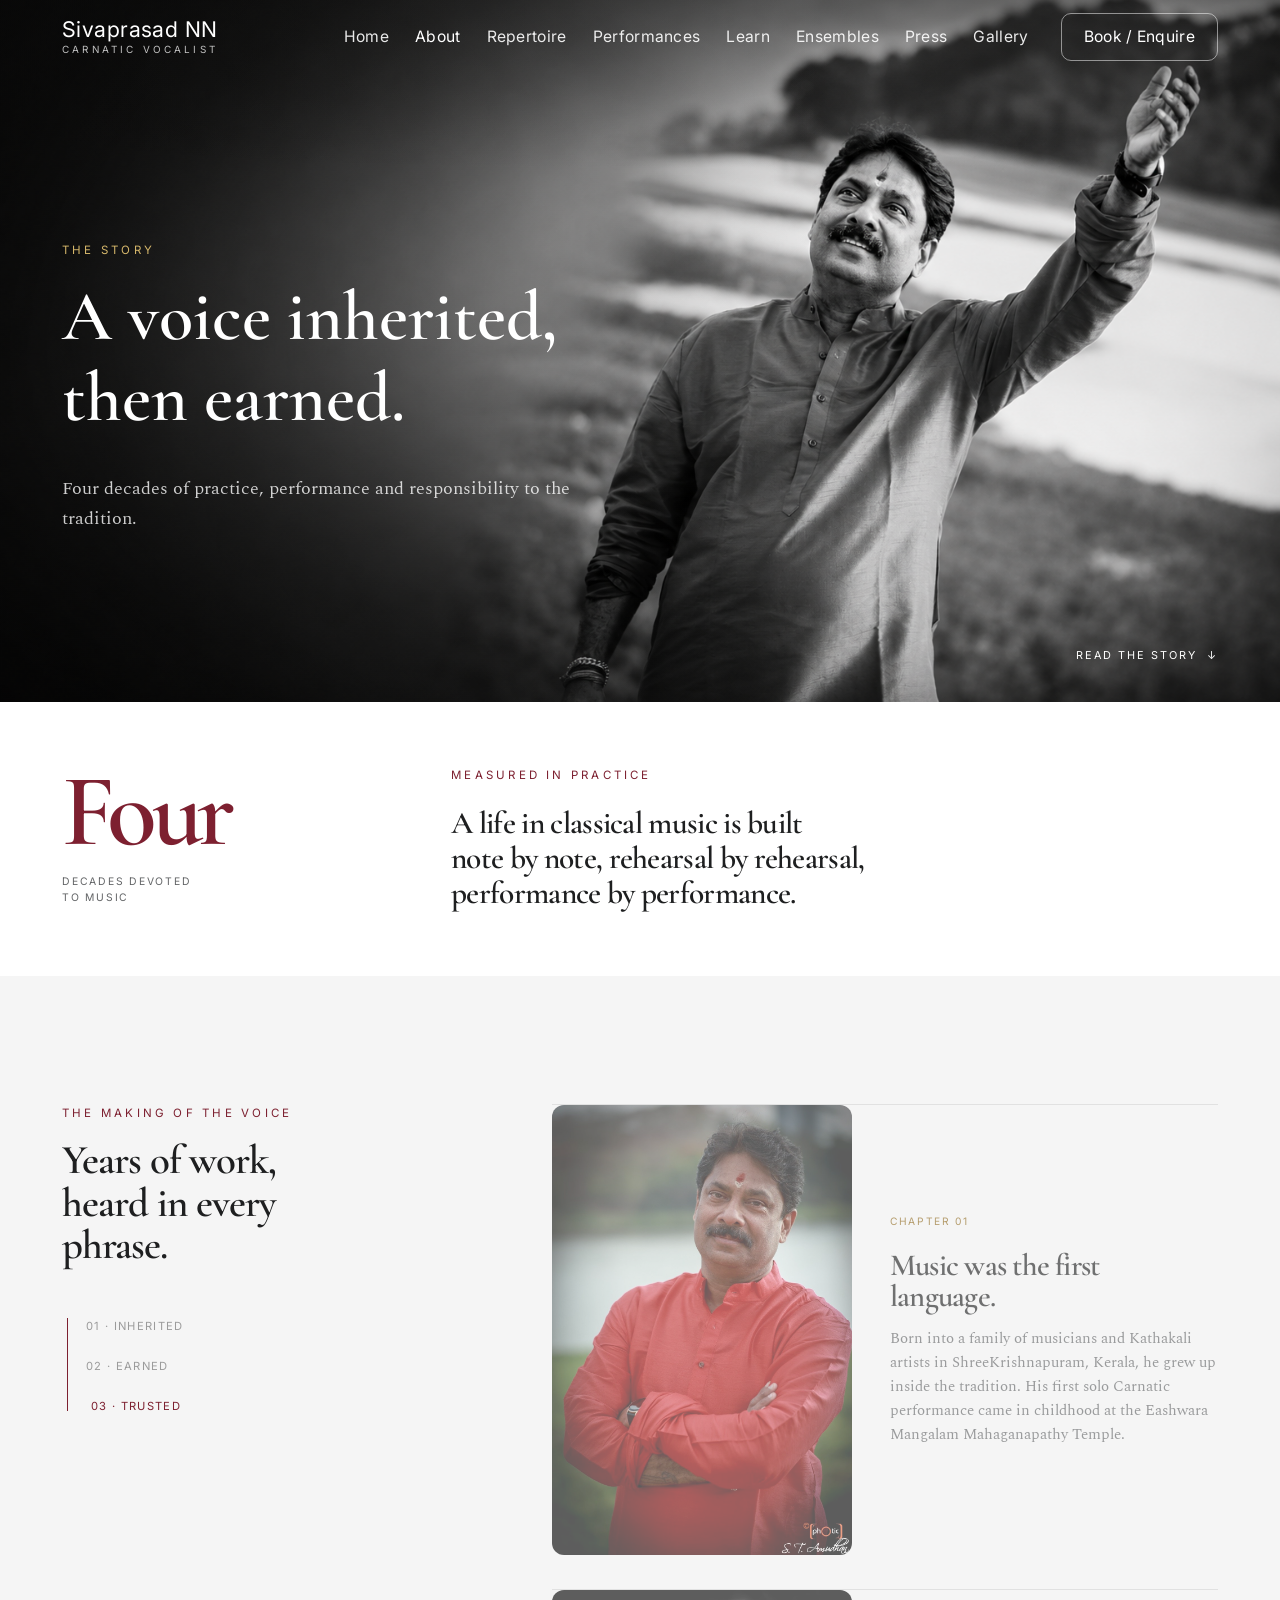
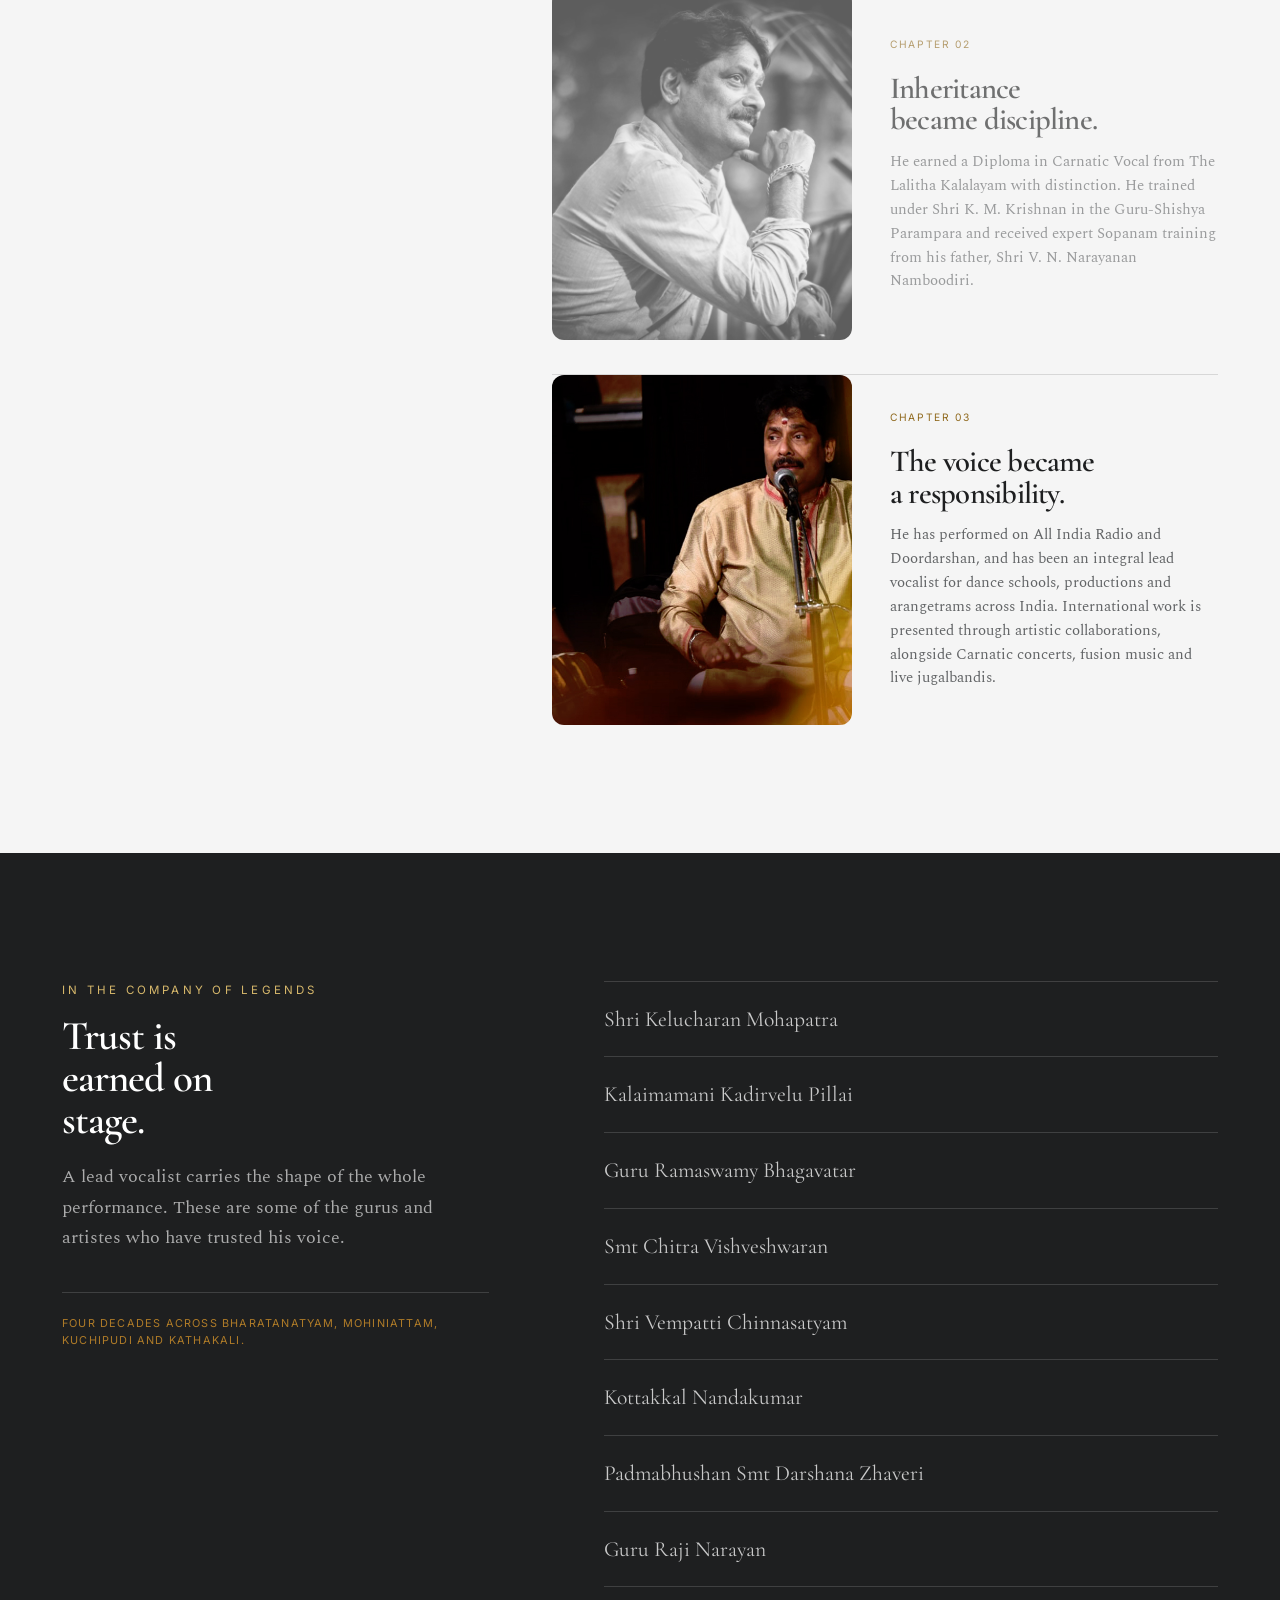
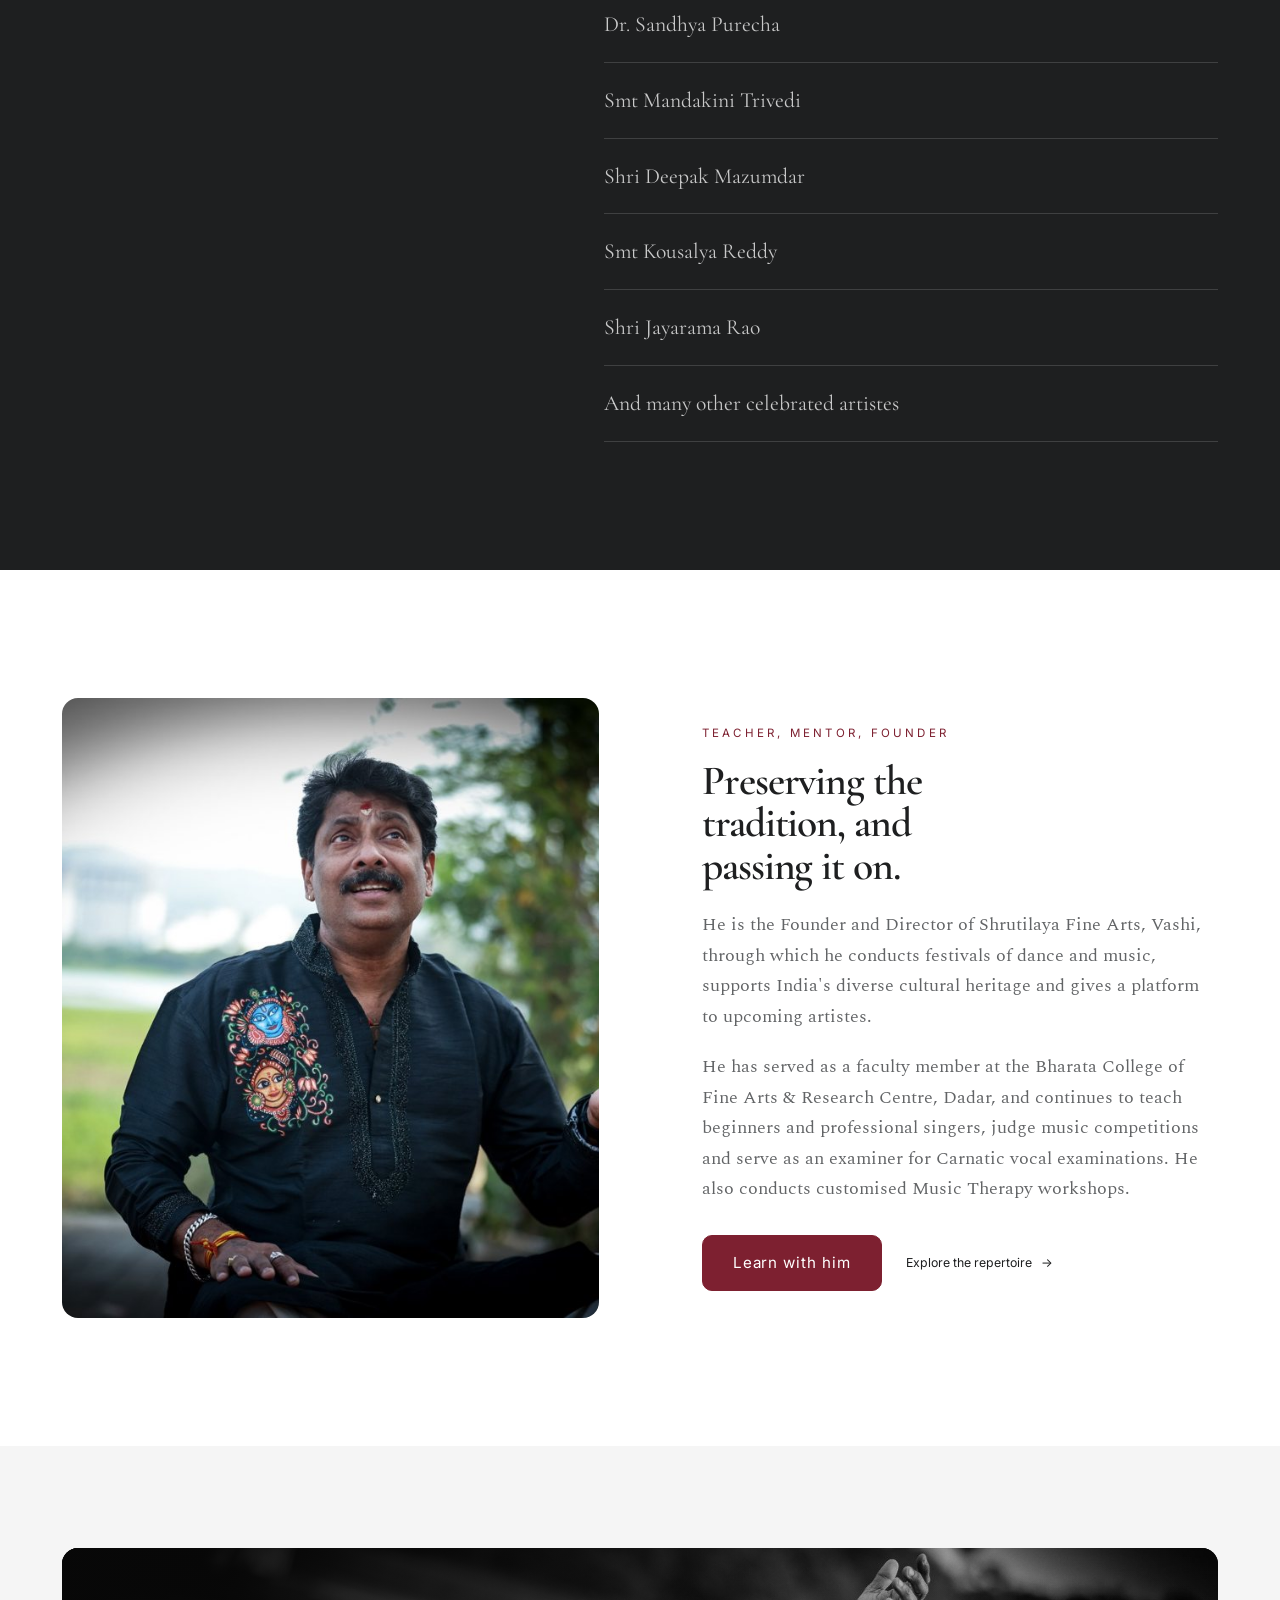
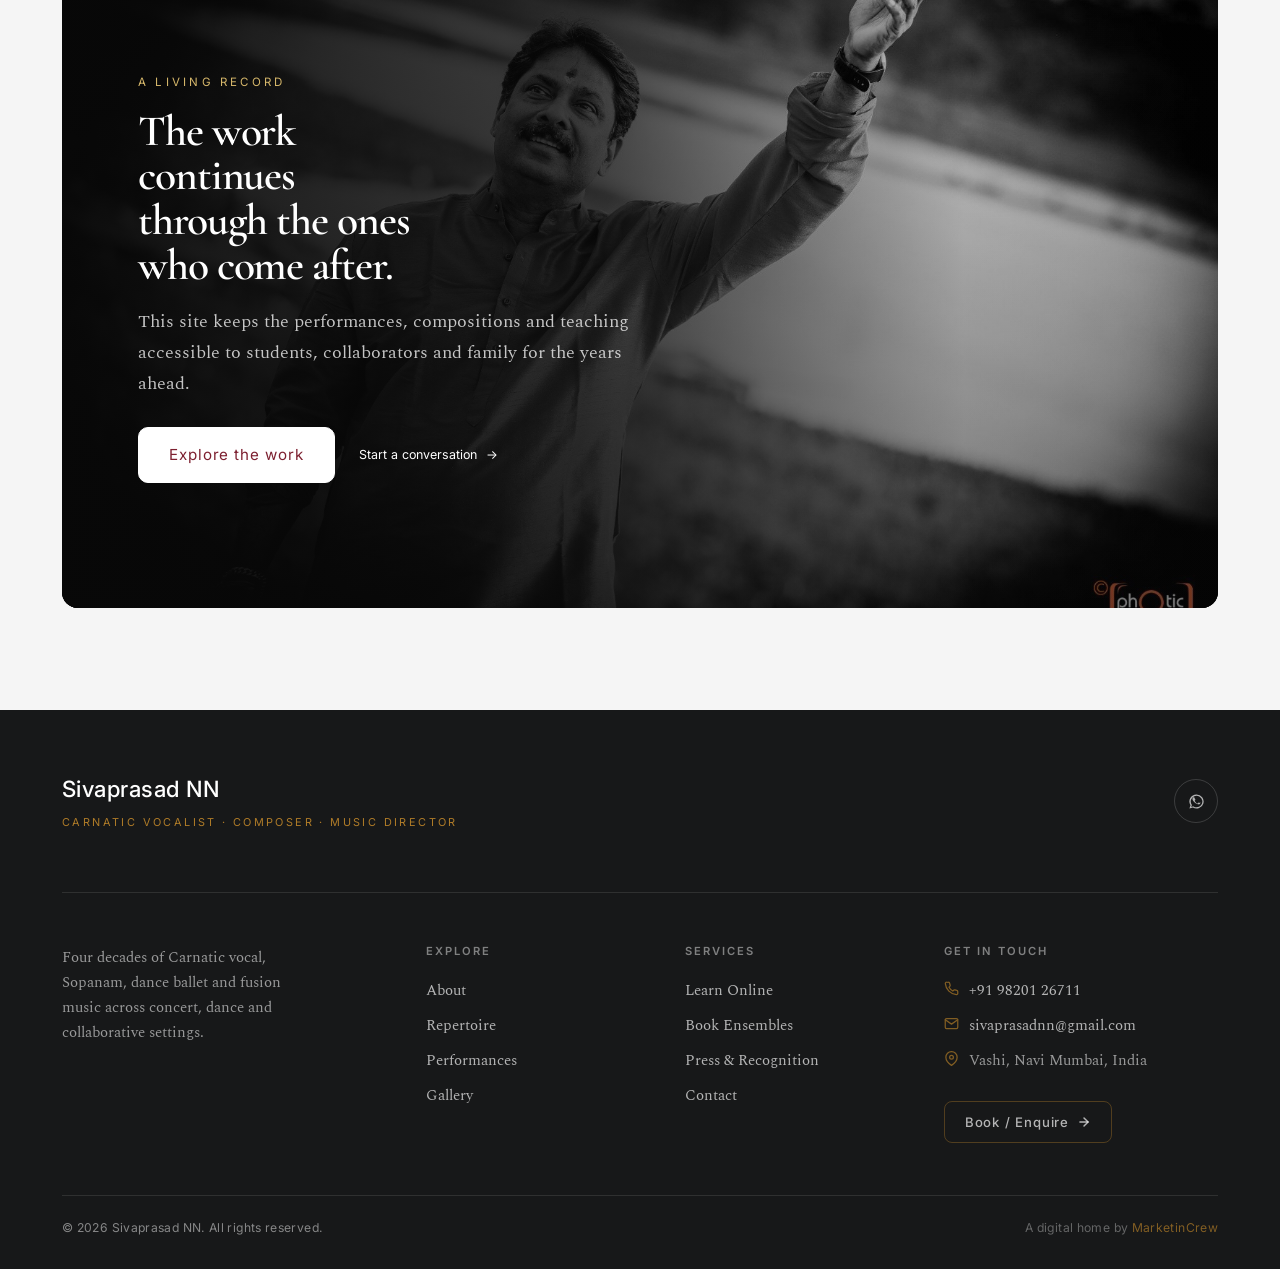
<file: about.html>
<!DOCTYPE html>
<html lang="en">
<head>
<meta charset="UTF-8">
<meta name="viewport" content="width=device-width, initial-scale=1.0">
<title>About · Sivaprasad NN, Carnatic Vocalist</title>
<meta name="description" content="The story of Sivaprasad NN: born into a family of musicians and Kathakali artists in Kerala, trained in Carnatic vocal and the Sopanam style, with four decades devoted to performance and teaching.">
<meta property="og:image" content="assets/photos/hero/hero-about.png">
<link rel="preconnect" href="https://fonts.googleapis.com">
<link rel="preconnect" href="https://fonts.gstatic.com" crossorigin>
<link href="https://fonts.googleapis.com/css2?family=Cormorant+Garamond:wght@500;600;700&family=Inter:wght@300;400;500;600&family=Spectral:wght@400;500;600&display=swap" rel="stylesheet">
<link rel="icon" href="favicon.svg" type="image/svg+xml">
<link rel="stylesheet" href="css/style.css?v=equal-home-cards-1">
</head>
<body data-page="about">
<div id="site-header"></div>

<header class="pagehead pagehead-about">
  <div class="bg"><img src="assets/photos/hero/hero-about.png" alt="Sivaprasad NN standing beside a quiet waterside landscape"></div>
  <div class="inner wrap">
    <p class="kicker">The story</p>
    <h1 class="display">A voice inherited, then earned.</h1>
    <p class="about-hero__intro">Four decades of practice, performance and responsibility to the tradition.</p>
  </div>
  <a class="about-hero__scroll" href="#about-thesis">Read the story <span>↓</span></a>
</header>

<section class="about-thesis" id="about-thesis">
  <div class="wrap">
    <div class="about-thesis__panel reveal">
      <div class="about-thesis__inner">
        <div class="about-thesis__measure"><strong>Four</strong><span>decades devoted to music</span></div>
        <div class="about-thesis__statement"><p class="kicker">Measured in practice</p><h2 class="display"><span>A life in classical music is built</span> <span>note by note, rehearsal by rehearsal,</span> <span>performance by performance.</span></h2></div>
      </div>
    </div>
  </div>
</section>

<section class="about-journey" data-about-journey>
  <div class="wrap about-journey__layout">
    <aside class="about-journey__intro"><p class="kicker">The making of the voice</p><h2 class="display">Years of work, heard in every phrase.</h2><div class="about-journey__progress" aria-hidden="true"><span data-about-progress></span></div><div class="about-journey__markers"><button class="active" type="button" data-about-marker="0">01 · Inherited</button><button type="button" data-about-marker="1">02 · Earned</button><button type="button" data-about-marker="2">03 · Trusted</button></div></aside>
    <div class="about-journey__chapters">
      <article class="about-journey__chapter" data-about-chapter="0"><div class="about-journey__image"><img src="assets/photos/portrait/portrait-red.jpg" alt="Sivaprasad NN singing"></div><div class="about-journey__copy"><span>Chapter 01</span><h3>Music was the first language.</h3><p>Born into a family of musicians and Kathakali artists in ShreeKrishnapuram, Kerala, he grew up inside the tradition. His first solo Carnatic performance came in childhood at the Eashwara Mangalam Mahaganapathy Temple.</p></div></article>
      <article class="about-journey__chapter" data-about-chapter="1"><div class="about-journey__image"><img src="assets/photos/portrait/portrait-bw.jpg" alt="Sivaprasad NN in reflection"></div><div class="about-journey__copy"><span>Chapter 02</span><h3>Inheritance became discipline.</h3><p>He earned a Diploma in Carnatic Vocal from The Lalitha Kalalayam with distinction. He trained under Shri K. M. Krishnan in the Guru-Shishya Parampara and received expert Sopanam training from his father, Shri V. N. Narayanan Namboodiri.</p></div></article>
      <article class="about-journey__chapter" data-about-chapter="2"><div class="about-journey__image"><img src="assets/GAllery /photo-71.jpg" alt="Sivaprasad NN singing in performance"></div><div class="about-journey__copy"><span>Chapter 03</span><h3>The voice became a responsibility.</h3><p>He has performed on All India Radio and Doordarshan, and has been an integral lead vocalist for dance schools, productions and arangetrams across India. International work is presented through artistic collaborations, alongside Carnatic concerts, fusion music and live jugalbandis.</p></div></article>
    </div>
  </div>
</section>

<section class="about-trust">
  <div class="wrap about-trust__grid">
    <div class="about-trust__heading reveal"><p class="kicker">In the company of legends</p><h2 class="display">Trust is earned on stage.</h2><p>A lead vocalist carries the shape of the whole performance. These are some of the gurus and artistes who have trusted his voice.</p><div class="about-trust__note">Four decades across Bharatanatyam, Mohiniattam, Kuchipudi and Kathakali.</div></div>
    <div class="about-trust__names reveal">
      <span>Shri Kelucharan Mohapatra</span><span>Kalaimamani Kadirvelu Pillai</span><span>Guru Ramaswamy Bhagavatar</span><span>Smt Chitra Vishveshwaran</span><span>Shri Vempatti Chinnasatyam</span><span>Kottakkal Nandakumar</span><span>Padmabhushan Smt Darshana Zhaveri</span><span>Guru Raji Narayan</span><span>Dr. Sandhya Purecha</span><span>Smt Mandakini Trivedi</span><span>Shri Deepak Mazumdar</span><span>Smt Kousalya Reddy</span><span>Shri Jayarama Rao</span><span>And many other celebrated artistes</span>
    </div>
  </div>
</section>

<section class="about-passing">
  <div class="wrap about-passing__grid"><div class="about-passing__image reveal"><img src="assets/photos/portrait/portrait-warm.jpg" alt="Sivaprasad NN guiding through music"></div><div class="about-passing__content reveal"><p class="kicker">Teacher, mentor, founder</p><h2 class="display">Preserving the tradition, and passing it on.</h2><p>He is the Founder and Director of Shrutilaya Fine Arts, Vashi, through which he conducts festivals of dance and music, supports India's diverse cultural heritage and gives a platform to upcoming artistes.</p><p>He has served as a faculty member at the Bharata College of Fine Arts &amp; Research Centre, Dadar, and continues to teach beginners and professional singers, judge music competitions and serve as an examiner for Carnatic vocal examinations. He also conducts customised Music Therapy workshops.</p><div class="about-passing__links"><a href="learn.html" class="btn">Learn with him</a><a href="repertoire.html">Explore the repertoire <span>→</span></a></div></div></div>
</section>

<section class="about-closing"><div class="wrap"><div class="about-closing__panel reveal"><img src="assets/photos/hero/hero-bw-water.jpg" alt="Sivaprasad NN beside a quiet waterside landscape"><div class="about-closing__overlay"></div><div class="about-closing__content"><p class="kicker">A living record</p><h2 class="display">The work continues through the ones who come after.</h2><p>This site keeps the performances, compositions and teaching accessible to students, collaborators and family for the years ahead.</p><div class="about-closing__actions"><a href="repertoire.html" class="btn light">Explore the work</a><a href="contact.html">Start a conversation <span>→</span></a></div></div></div></div></section>

<div id="site-footer"></div>
<script src="js/data.js"></script>
<script src="js/components.js?v=nav-gallery-1"></script>
<script src="js/main.js?v=site-polish-1"></script>
</body>
</html>
</file>
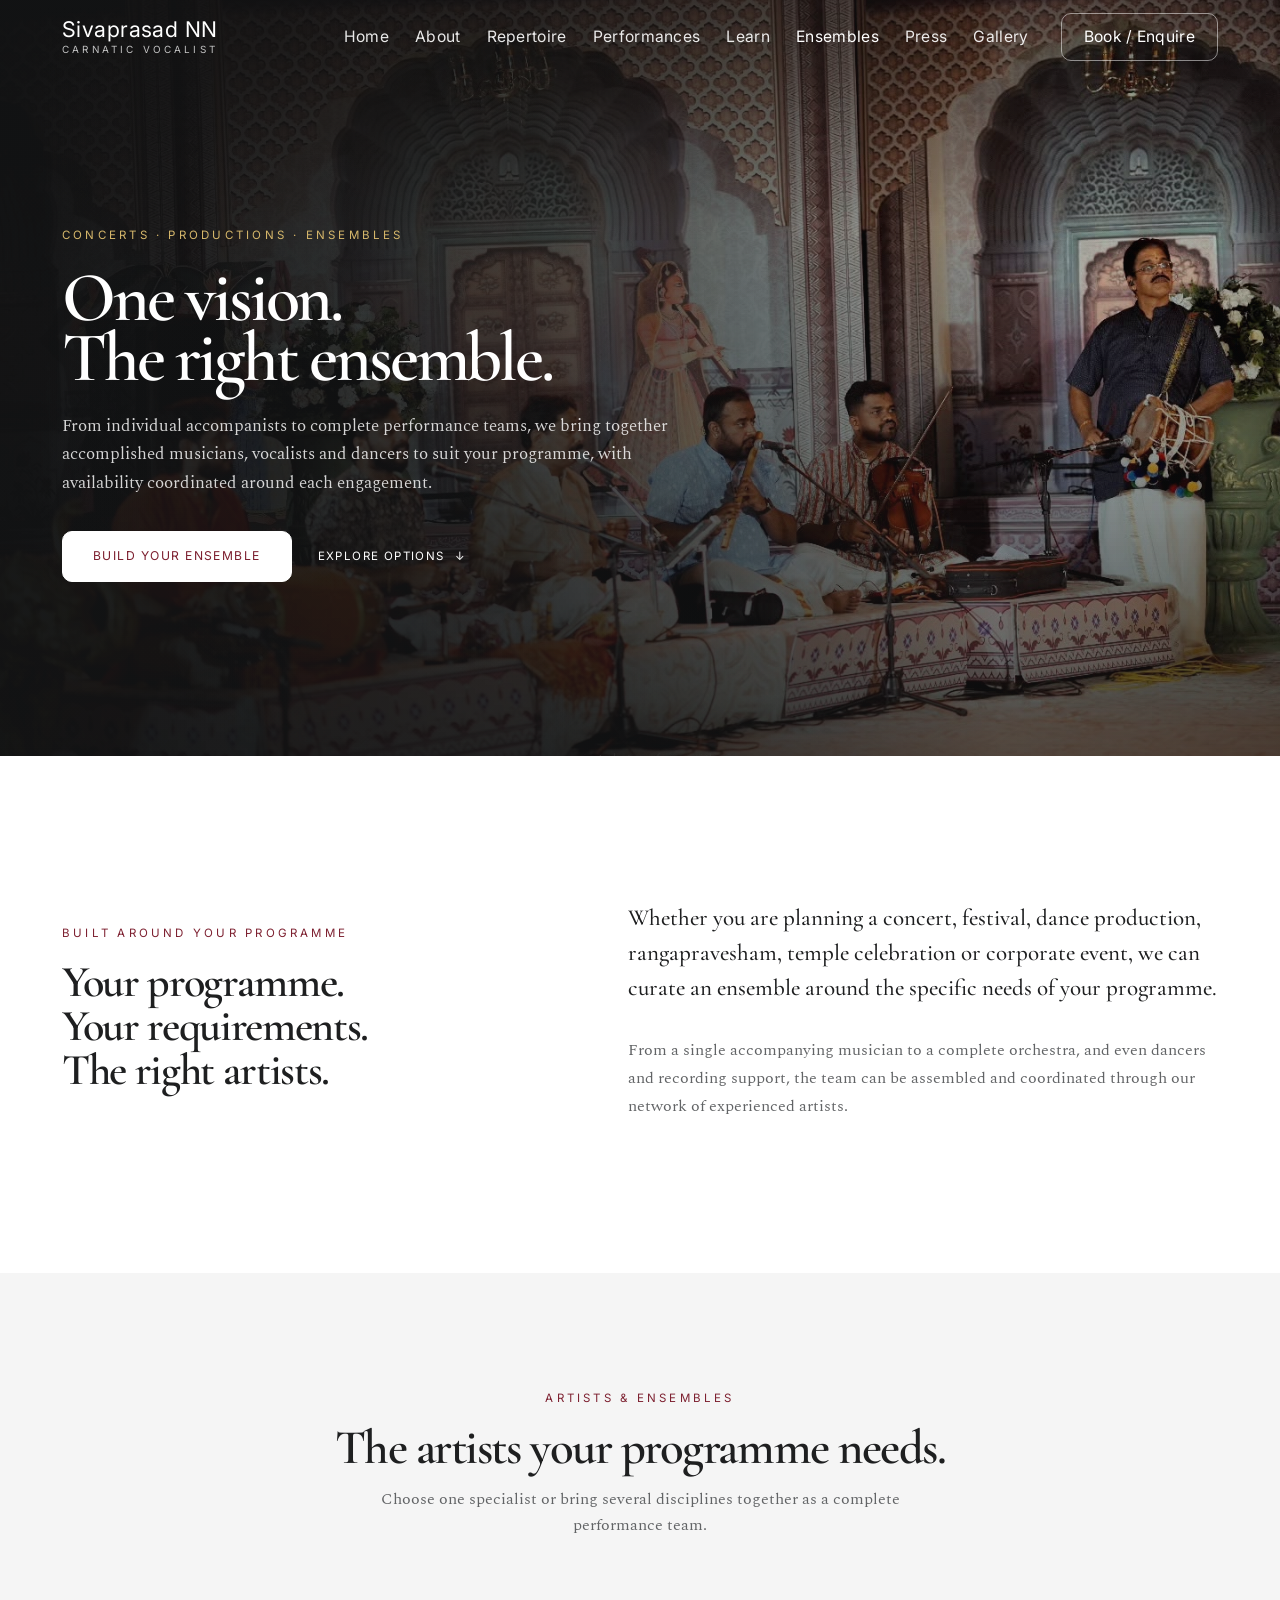
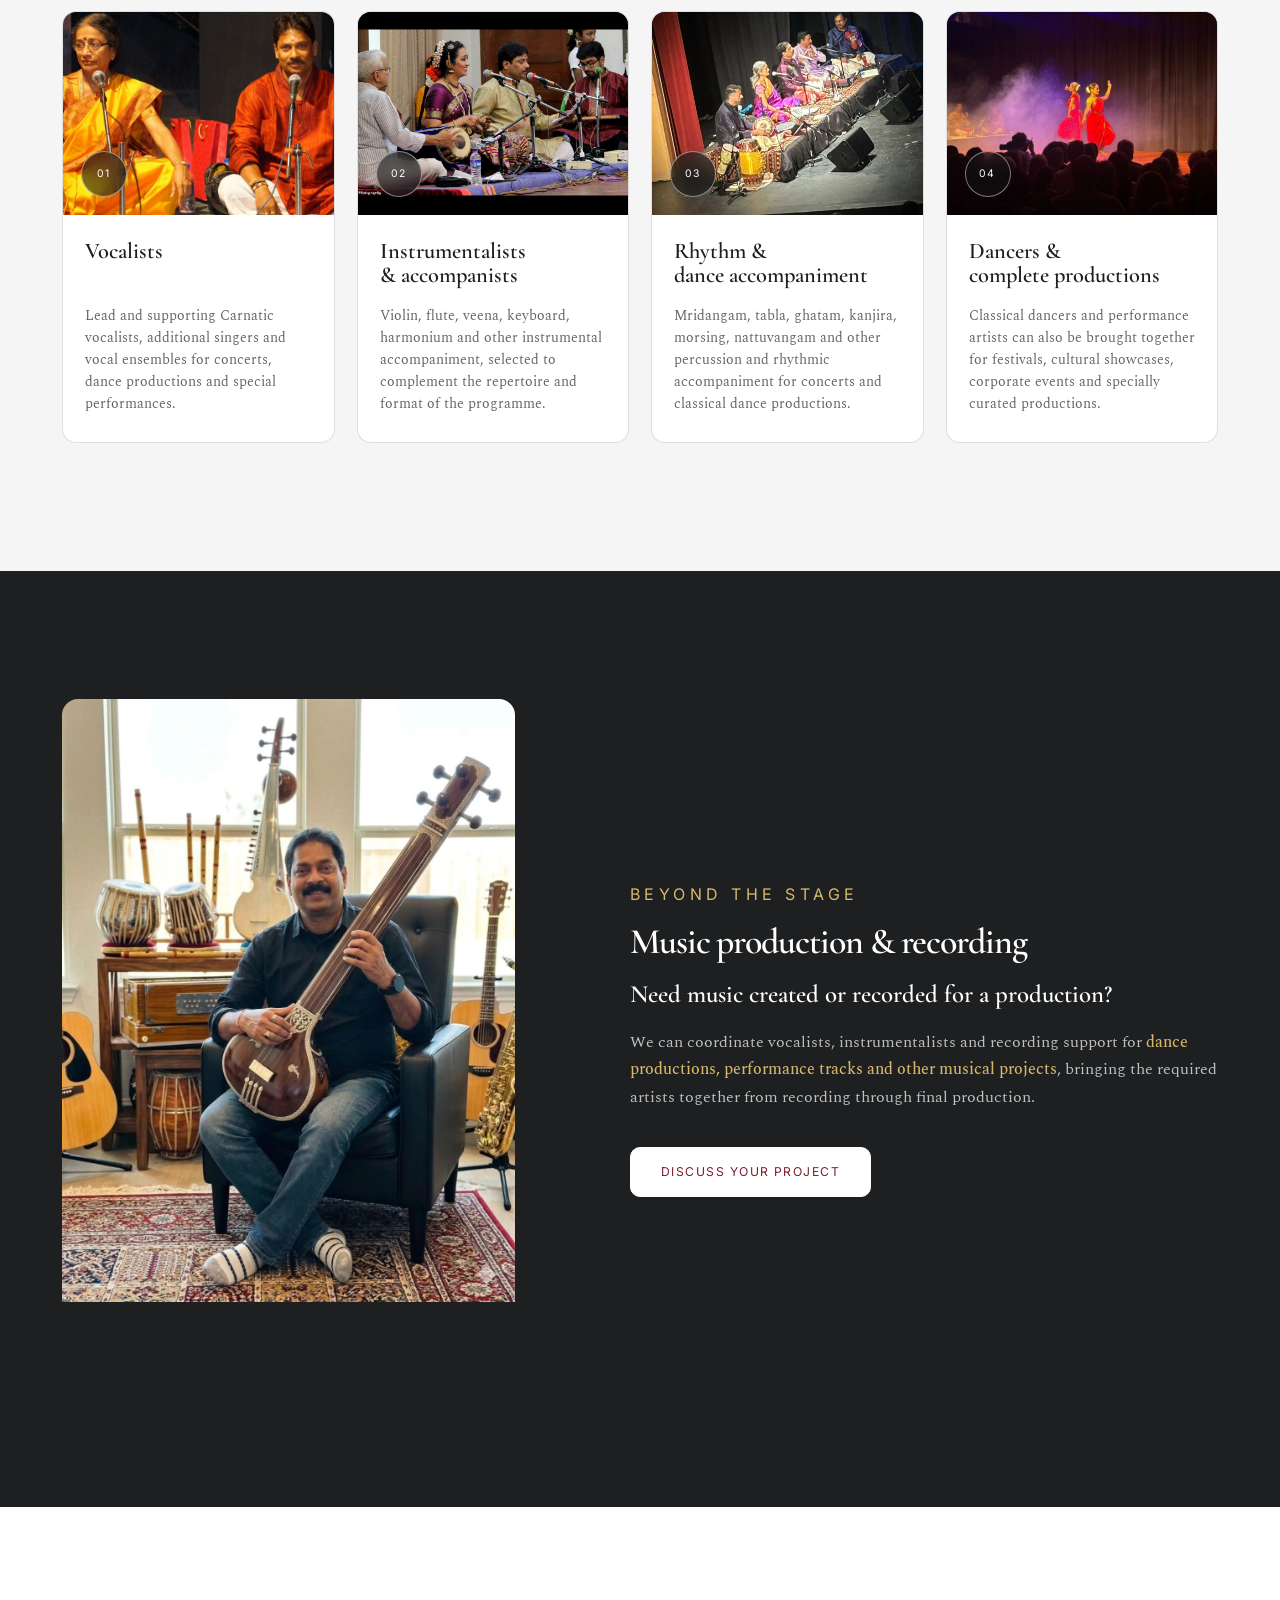
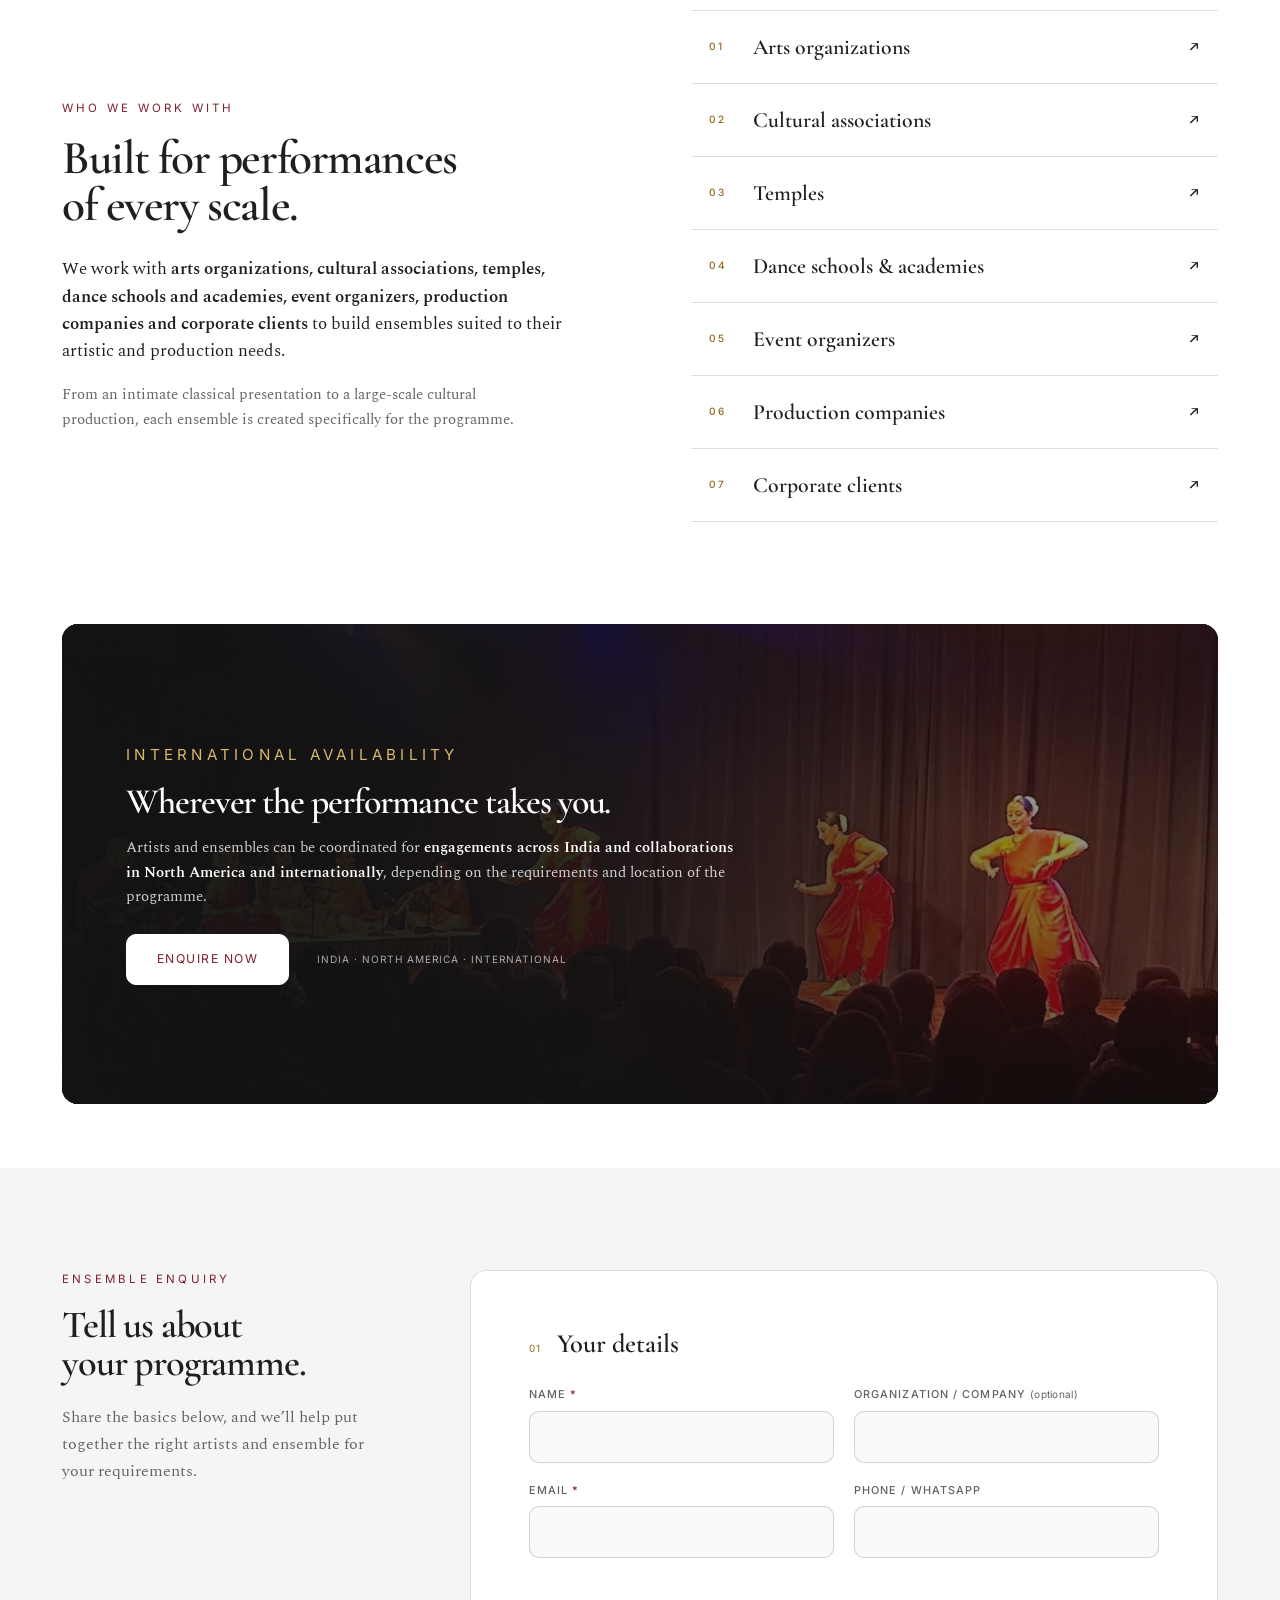
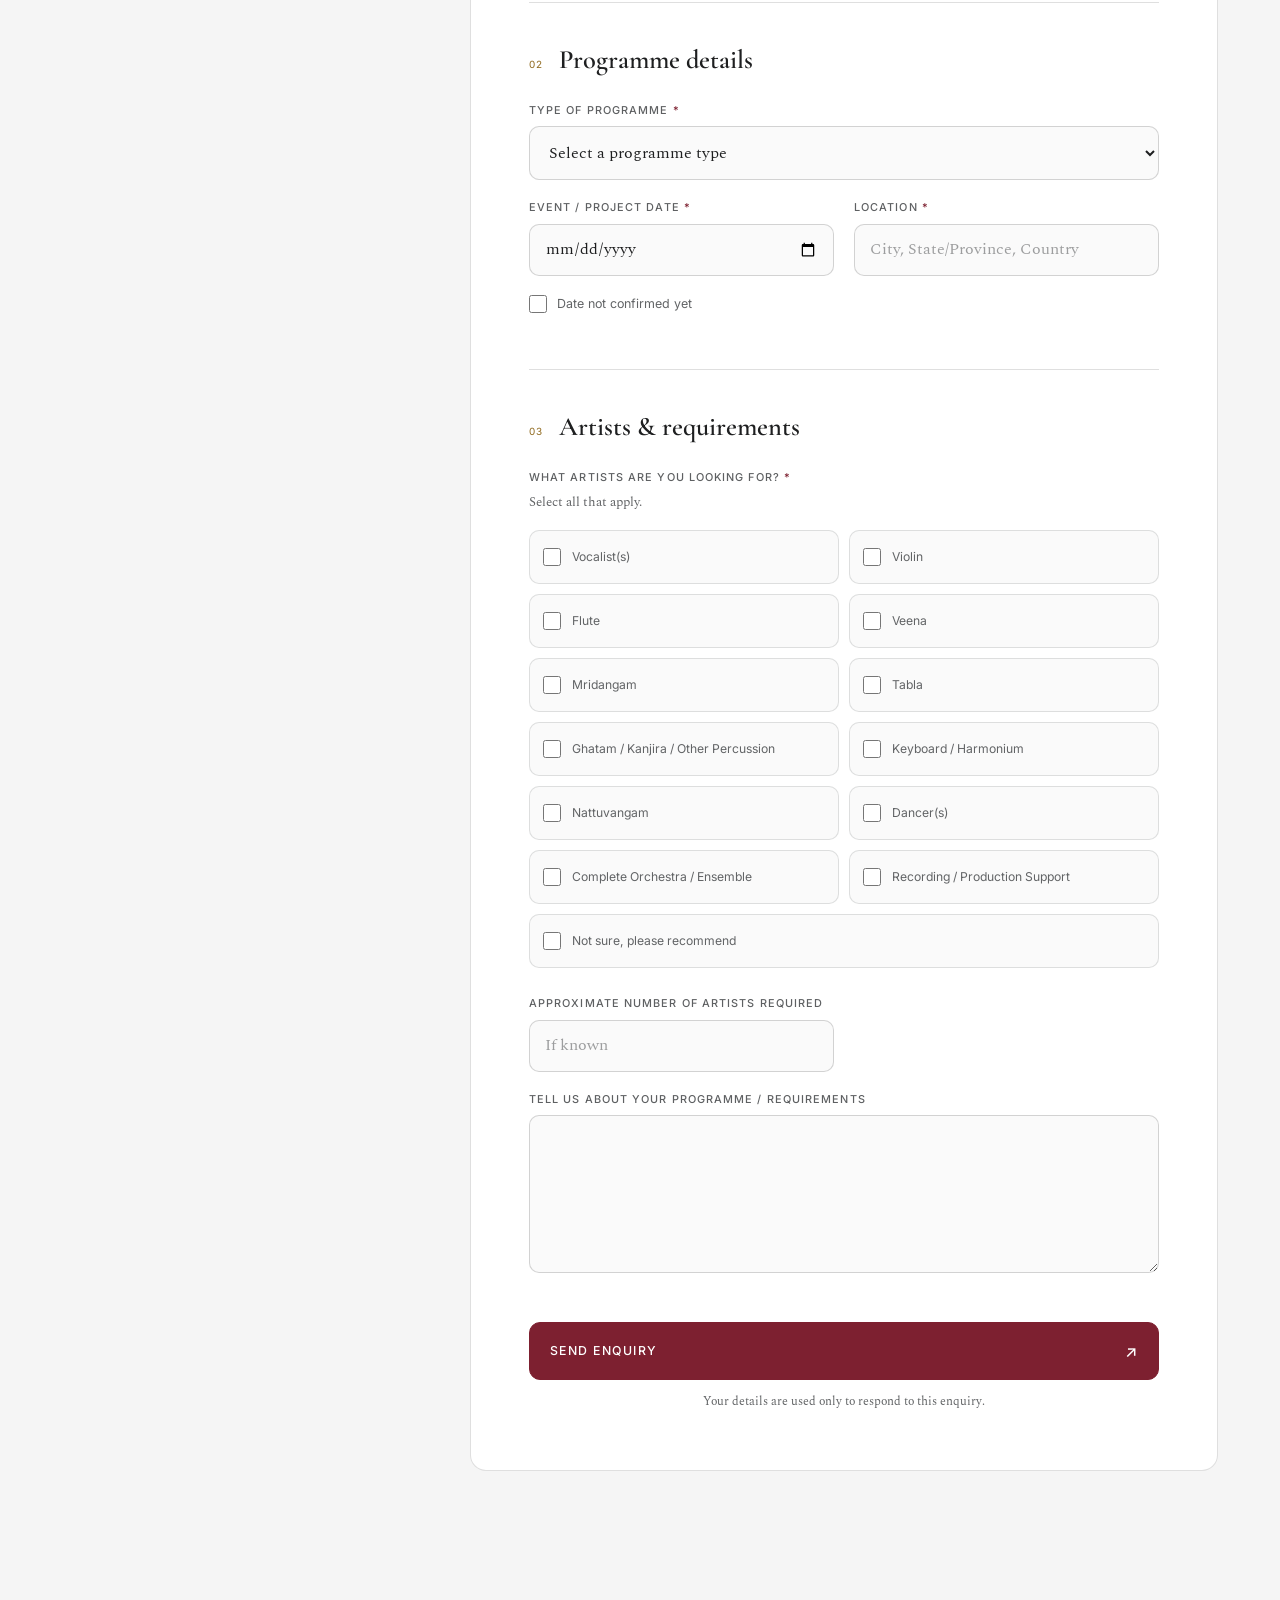
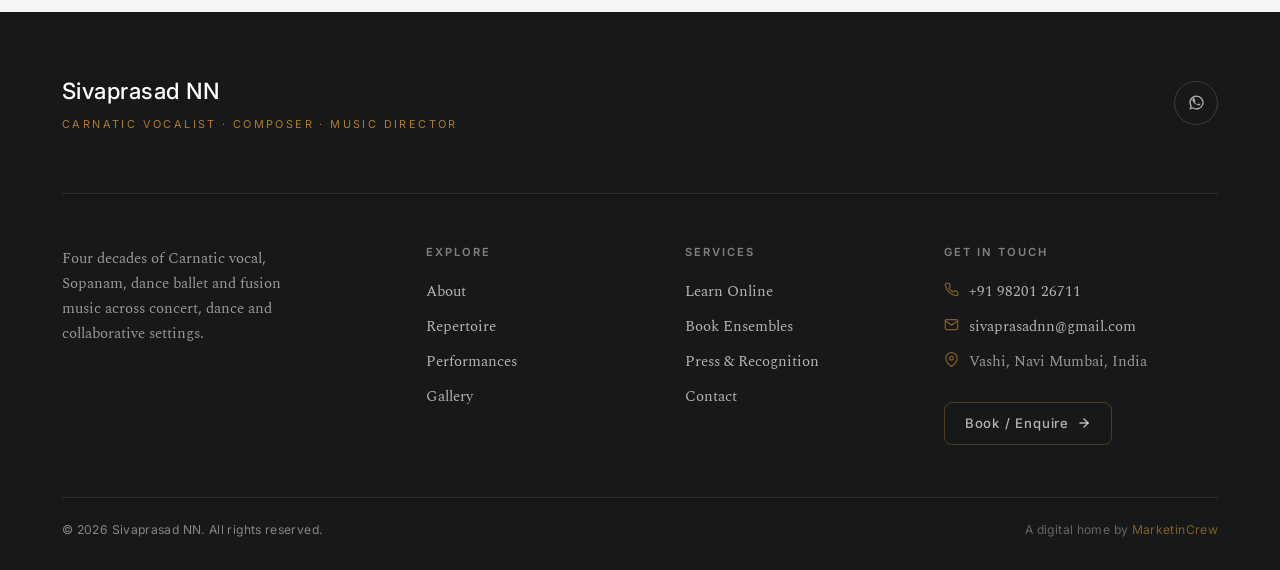
<file: book.html>
<!DOCTYPE html>
<html lang="en">
<head>
<meta charset="UTF-8">
<meta name="viewport" content="width=device-width, initial-scale=1.0">
<title>Artists &amp; Ensembles · Sivaprasad NN</title>
<meta name="description" content="Build a tailored ensemble of vocalists, instrumentalists, percussionists and dancers for concerts, dance productions, festivals, recording projects and cultural programmes.">
<meta property="og:image" content="assets/photos/performances/new/performance-17.jpg">
<link rel="preconnect" href="https://fonts.googleapis.com">
<link rel="preconnect" href="https://fonts.gstatic.com" crossorigin>
<link href="https://fonts.googleapis.com/css2?family=Cormorant+Garamond:wght@500;600;700&amp;family=Inter:wght@300;400;500;600&amp;family=Spectral:wght@400;500;600&amp;display=swap" rel="stylesheet">
<link rel="icon" href="favicon.svg" type="image/svg+xml">
<link rel="stylesheet" href="css/style.css?v=equal-home-cards-1">
</head>
<body data-page="book">
<div id="site-header"></div>

<main id="main-content">
  <header class="pagehead ensemble-hero">
    <div class="bg"><img src="assets/photos/performances/new/performance-17.jpg" alt="Vocalists, instrumentalists and percussionists performing together" width="1440" height="988" fetchpriority="high"></div>
    <div class="inner wrap">
      <p class="kicker">Concerts · Productions · Ensembles</p>
      <h1 class="display"><span>One vision.</span><span>The right ensemble.</span></h1>
      <p class="ensemble-hero__intro">From individual accompanists to complete performance teams, we bring together accomplished musicians, vocalists and dancers to suit your programme, with availability coordinated around each engagement.</p>
      <div class="ensemble-hero__actions">
        <a href="#ensemble-enquiry" class="btn light">Build your ensemble</a>
        <a href="#ensemble-options" class="ensemble-hero__link">Explore options <span aria-hidden="true">↓</span></a>
      </div>
    </div>
  </header>

  <section class="ensemble-intro" aria-labelledby="ensemble-intro-title">
    <div class="wrap ensemble-intro__grid">
      <div class="ensemble-intro__heading reveal">
        <p class="kicker">Built around your programme</p>
        <h2 class="display" id="ensemble-intro-title">
          <span>Your programme.</span>
          <span>Your requirements.</span>
          <span>The right artists.</span>
        </h2>
      </div>
      <div class="ensemble-intro__copy reveal">
        <p class="lead">Whether you are planning a concert, festival, dance production, rangapravesham, temple celebration or corporate event, we can curate an ensemble around the specific needs of your programme.</p>
        <p>From a single accompanying musician to a complete orchestra, and even dancers and recording support, the team can be assembled and coordinated through our network of experienced artists.</p>
      </div>
    </div>
  </section>

  <section class="ensemble-options" id="ensemble-options" aria-labelledby="ensemble-options-title">
    <div class="wrap">
      <div class="ensemble-options__head reveal">
        <div>
          <p class="kicker">Artists &amp; ensembles</p>
          <h2 class="display" id="ensemble-options-title">The artists your programme needs.</h2>
        </div>
        <p>Choose one specialist or bring several disciplines together as a complete performance team.</p>
      </div>

      <div class="ensemble-services">
        <article class="ensemble-service reveal">
          <figure class="ensemble-service__image">
            <img src="assets/photos/performances/new/performance-09.jpg" alt="Two Carnatic vocalists seated at microphones" width="1440" height="1440" loading="lazy">
            <span aria-hidden="true">01</span>
          </figure>
          <div class="ensemble-service__body">
            <h3>Vocalists</h3>
            <p>Lead and supporting Carnatic vocalists, additional singers and vocal ensembles for concerts, dance productions and special performances.</p>
          </div>
        </article>

        <article class="ensemble-service reveal">
          <figure class="ensemble-service__image">
            <img src="assets/GAllery /photo-20.jpg" alt="Vocalists and accompanying percussionists performing with a classical dancer" width="1000" height="665" loading="lazy">
            <span aria-hidden="true">02</span>
          </figure>
          <div class="ensemble-service__body">
            <h3>Instrumentalists &amp; accompanists</h3>
            <p>Violin, flute, veena, keyboard, harmonium and other instrumental accompaniment, selected to complement the repertoire and format of the programme.</p>
          </div>
        </article>

        <article class="ensemble-service reveal">
          <figure class="ensemble-service__image">
            <img src="assets/photos/performances/new/performance-28.jpg" alt="Percussionists and accompanying musicians performing on stage" width="1080" height="1080" loading="lazy">
            <span aria-hidden="true">03</span>
          </figure>
          <div class="ensemble-service__body">
            <h3>Rhythm &amp; dance accompaniment</h3>
            <p>Mridangam, tabla, ghatam, kanjira, morsing, nattuvangam and other percussion and rhythmic accompaniment for concerts and classical dance productions.</p>
          </div>
        </article>

        <article class="ensemble-service reveal">
          <figure class="ensemble-service__image">
            <img src="assets/photos/performances/new/performance-24.jpg" alt="Classical dancers performing with live musical accompaniment" width="1440" height="1440" loading="lazy">
            <span aria-hidden="true">04</span>
          </figure>
          <div class="ensemble-service__body">
            <h3>Dancers &amp; complete productions</h3>
            <p>Classical dancers and performance artists can also be brought together for festivals, cultural showcases, corporate events and specially curated productions.</p>
          </div>
        </article>
      </div>
    </div>
  </section>

  <section class="ensemble-recording" aria-labelledby="ensemble-recording-title">
    <div class="wrap ensemble-recording__grid">
      <div class="ensemble-recording__image reveal">
        <img src="assets/photos/performances/new/performance-32.jpg" alt="Sivaprasad NN surrounded by classical and contemporary instruments" width="1080" height="1439" loading="lazy">
      </div>
      <div class="ensemble-recording__content reveal">
        <p class="kicker">Beyond the stage</p>
        <h2 class="display" id="ensemble-recording-title">Music production &amp; recording</h2>
        <p class="ensemble-recording__question">Need music created or recorded for a production?</p>
        <p>We can coordinate vocalists, instrumentalists and recording support for <strong>dance productions, performance tracks and other musical projects</strong>, bringing the required artists together from recording through final production.</p>
        <a href="#ensemble-enquiry" class="btn light">Discuss your project</a>
      </div>
    </div>
  </section>

  <section class="ensemble-clients" aria-labelledby="ensemble-clients-title">
    <div class="wrap ensemble-clients__grid">
      <div class="ensemble-clients__heading reveal">
        <p class="kicker">Who we work with</p>
        <h2 class="display" id="ensemble-clients-title"><span>Built for performances</span><span>of every scale.</span></h2>
        <p class="ensemble-clients__lead">We work with <strong>arts organizations, cultural associations, temples, dance schools and academies, event organizers, production companies and corporate clients</strong> to build ensembles suited to their artistic and production needs.</p>
        <p class="ensemble-clients__note">From an intimate classical presentation to a large-scale cultural production, each ensemble is created specifically for the programme.</p>
      </div>
      <ol class="ensemble-clients__roster reveal" aria-label="Clients we work with">
        <li><a href="#ensemble-enquiry"><span>01</span><strong>Arts organizations</strong><i aria-hidden="true">↗</i></a></li>
        <li><a href="#ensemble-enquiry"><span>02</span><strong>Cultural associations</strong><i aria-hidden="true">↗</i></a></li>
        <li><a href="#ensemble-enquiry"><span>03</span><strong>Temples</strong><i aria-hidden="true">↗</i></a></li>
        <li><a href="#ensemble-enquiry"><span>04</span><strong>Dance schools &amp; academies</strong><i aria-hidden="true">↗</i></a></li>
        <li><a href="#ensemble-enquiry"><span>05</span><strong>Event organizers</strong><i aria-hidden="true">↗</i></a></li>
        <li><a href="#ensemble-enquiry"><span>06</span><strong>Production companies</strong><i aria-hidden="true">↗</i></a></li>
        <li><a href="#ensemble-enquiry"><span>07</span><strong>Corporate clients</strong><i aria-hidden="true">↗</i></a></li>
      </ol>
    </div>
  </section>

  <section class="ensemble-global" aria-labelledby="ensemble-global-title">
    <div class="wrap">
      <div class="ensemble-global__panel reveal">
        <img src="assets/photos/performances/new/performance-26.jpg" alt="A large cultural production with musicians and dancers on stage" width="1440" height="1440" loading="lazy">
        <div class="ensemble-global__overlay"></div>
        <div class="ensemble-global__content">
          <p class="kicker">International availability</p>
          <h2 class="display" id="ensemble-global-title">Wherever the performance takes you.</h2>
          <p>Artists and ensembles can be coordinated for <strong>engagements across India and collaborations in North America and internationally</strong>, depending on the requirements and location of the programme.</p>
          <div class="ensemble-global__footer">
            <a href="#ensemble-enquiry" class="btn light">Enquire now</a>
            <span>India · North America · International</span>
          </div>
        </div>
      </div>
    </div>
  </section>

  <section class="ensemble-enquiry" id="ensemble-enquiry" aria-labelledby="ensemble-enquiry-title">
    <div class="wrap ensemble-enquiry__layout">
      <div class="ensemble-enquiry__intro reveal">
        <p class="kicker">Ensemble enquiry</p>
        <h2 class="display" id="ensemble-enquiry-title">Tell us about your programme.</h2>
        <p>Share the basics below, and we’ll help put together the right artists and ensemble for your requirements.</p>
      </div>

      <form class="ensemble-enquiry__form reveal" data-ensemble-form action="https://formsubmit.co/sivaprasadnn@gmail.com" method="POST">
        <input type="hidden" name="_subject" value="Website enquiry: Ensemble programme">
        <input type="hidden" name="_captcha" value="false">
        <input type="hidden" name="_template" value="table">
        <input class="ensemble-enquiry__honeypot" type="text" name="_honey" tabindex="-1" autocomplete="off" aria-label="Leave this field blank" aria-hidden="true">

        <section class="ensemble-form__section" aria-labelledby="ensemble-form-contact">
          <div class="ensemble-form__section-head">
            <span aria-hidden="true">01</span>
            <h3 id="ensemble-form-contact">Your details</h3>
          </div>
          <div class="ensemble-form__grid ensemble-form__grid--two">
            <div class="ensemble-form__field">
              <label for="ensemble-name">Name <span aria-hidden="true">*</span><span class="ensemble-sr-only"> required</span></label>
              <input id="ensemble-name" type="text" name="Name" autocomplete="name" required>
            </div>
            <div class="ensemble-form__field">
              <label for="ensemble-organization">Organization / Company <small>(optional)</small></label>
              <input id="ensemble-organization" type="text" name="Organization / Company" autocomplete="organization">
            </div>
            <div class="ensemble-form__field">
              <label for="ensemble-email">Email <span aria-hidden="true">*</span><span class="ensemble-sr-only"> required</span></label>
              <input id="ensemble-email" type="email" name="Email" autocomplete="email" required>
            </div>
            <div class="ensemble-form__field">
              <label for="ensemble-phone">Phone / WhatsApp</label>
              <input id="ensemble-phone" type="tel" name="Phone / WhatsApp" autocomplete="tel">
            </div>
          </div>
        </section>

        <section class="ensemble-form__section" aria-labelledby="ensemble-form-programme">
          <div class="ensemble-form__section-head">
            <span aria-hidden="true">02</span>
            <h3 id="ensemble-form-programme">Programme details</h3>
          </div>
          <div class="ensemble-form__grid ensemble-form__grid--two">
            <div class="ensemble-form__field ensemble-form__field--full">
              <label for="ensemble-programme-type">Type of programme <span aria-hidden="true">*</span><span class="ensemble-sr-only"> required</span></label>
              <select id="ensemble-programme-type" name="Type of Programme" required>
                <option value="" selected disabled>Select a programme type</option>
                <option>Concert</option>
                <option>Arangetram / Rangapravesham</option>
                <option>Dance Production</option>
                <option>Festival / Cultural Programme</option>
                <option>Temple Event</option>
                <option>Corporate Event</option>
                <option>Recording / Music Production</option>
                <option>Other</option>
              </select>
            </div>
            <div class="ensemble-form__field">
              <label for="ensemble-date">Event / Project Date <span aria-hidden="true">*</span><span class="ensemble-sr-only"> required unless the date is not confirmed</span></label>
              <input id="ensemble-date" type="date" name="Event / Project Date">
              <label class="ensemble-checkline" for="ensemble-date-unconfirmed">
                <input id="ensemble-date-unconfirmed" type="checkbox" name="Date status" value="Date not confirmed yet" data-date-unconfirmed>
                <span>Date not confirmed yet</span>
              </label>
            </div>
            <div class="ensemble-form__field">
              <label for="ensemble-location">Location <span aria-hidden="true">*</span><span class="ensemble-sr-only"> required</span></label>
              <input id="ensemble-location" type="text" name="Location" placeholder="City, State/Province, Country" required>
            </div>
          </div>
        </section>

        <section class="ensemble-form__section" aria-labelledby="ensemble-form-artists">
          <div class="ensemble-form__section-head">
            <span aria-hidden="true">03</span>
            <h3 id="ensemble-form-artists">Artists &amp; requirements</h3>
          </div>
          <fieldset class="ensemble-artists" data-artist-group aria-describedby="ensemble-artists-help ensemble-artists-error">
            <legend>What artists are you looking for? <span aria-hidden="true">*</span><span class="ensemble-sr-only"> required</span></legend>
            <p class="ensemble-form__hint" id="ensemble-artists-help">Select all that apply.</p>
            <div class="ensemble-artists__grid">
              <label class="ensemble-option"><input type="checkbox" name="Artists requested[]" value="Vocalist(s)"><span>Vocalist(s)</span></label>
              <label class="ensemble-option"><input type="checkbox" name="Artists requested[]" value="Violin"><span>Violin</span></label>
              <label class="ensemble-option"><input type="checkbox" name="Artists requested[]" value="Flute"><span>Flute</span></label>
              <label class="ensemble-option"><input type="checkbox" name="Artists requested[]" value="Veena"><span>Veena</span></label>
              <label class="ensemble-option"><input type="checkbox" name="Artists requested[]" value="Mridangam"><span>Mridangam</span></label>
              <label class="ensemble-option"><input type="checkbox" name="Artists requested[]" value="Tabla"><span>Tabla</span></label>
              <label class="ensemble-option"><input type="checkbox" name="Artists requested[]" value="Ghatam / Kanjira / Other Percussion"><span>Ghatam / Kanjira / Other Percussion</span></label>
              <label class="ensemble-option"><input type="checkbox" name="Artists requested[]" value="Keyboard / Harmonium"><span>Keyboard / Harmonium</span></label>
              <label class="ensemble-option"><input type="checkbox" name="Artists requested[]" value="Nattuvangam"><span>Nattuvangam</span></label>
              <label class="ensemble-option"><input type="checkbox" name="Artists requested[]" value="Dancer(s)"><span>Dancer(s)</span></label>
              <label class="ensemble-option"><input type="checkbox" name="Artists requested[]" value="Complete Orchestra / Ensemble"><span>Complete Orchestra / Ensemble</span></label>
              <label class="ensemble-option"><input type="checkbox" name="Artists requested[]" value="Recording / Production Support"><span>Recording / Production Support</span></label>
              <label class="ensemble-option ensemble-option--wide"><input type="checkbox" name="Artists requested[]" value="Not sure, please recommend"><span>Not sure, please recommend</span></label>
            </div>
            <p class="ensemble-form__error" id="ensemble-artists-error" aria-live="polite" hidden>Select at least one artist or choose “Not sure, please recommend”.</p>
          </fieldset>

          <div class="ensemble-form__grid ensemble-form__grid--two ensemble-form__closing-fields">
            <div class="ensemble-form__field">
              <label for="ensemble-artist-count">Approximate number of artists required</label>
              <input id="ensemble-artist-count" type="number" name="Approximate Number of Artists Required" min="1" inputmode="numeric" placeholder="If known">
            </div>
            <div class="ensemble-form__field ensemble-form__field--full">
              <label for="ensemble-message">Tell us about your programme / requirements</label>
              <textarea id="ensemble-message" name="Programme / Requirements" rows="6"></textarea>
            </div>
          </div>
        </section>

        <button type="submit" class="ensemble-form__submit">Send enquiry <span aria-hidden="true">↗</span></button>
        <p class="ensemble-form__privacy">Your details are used only to respond to this enquiry.</p>
      </form>
    </div>
  </section>
</main>

<div id="site-footer"></div>
<script src="js/data.js"></script>
<script src="js/components.js?v=nav-gallery-1"></script>
<script src="js/main.js?v=site-polish-1"></script>
</body>
</html>
</file>
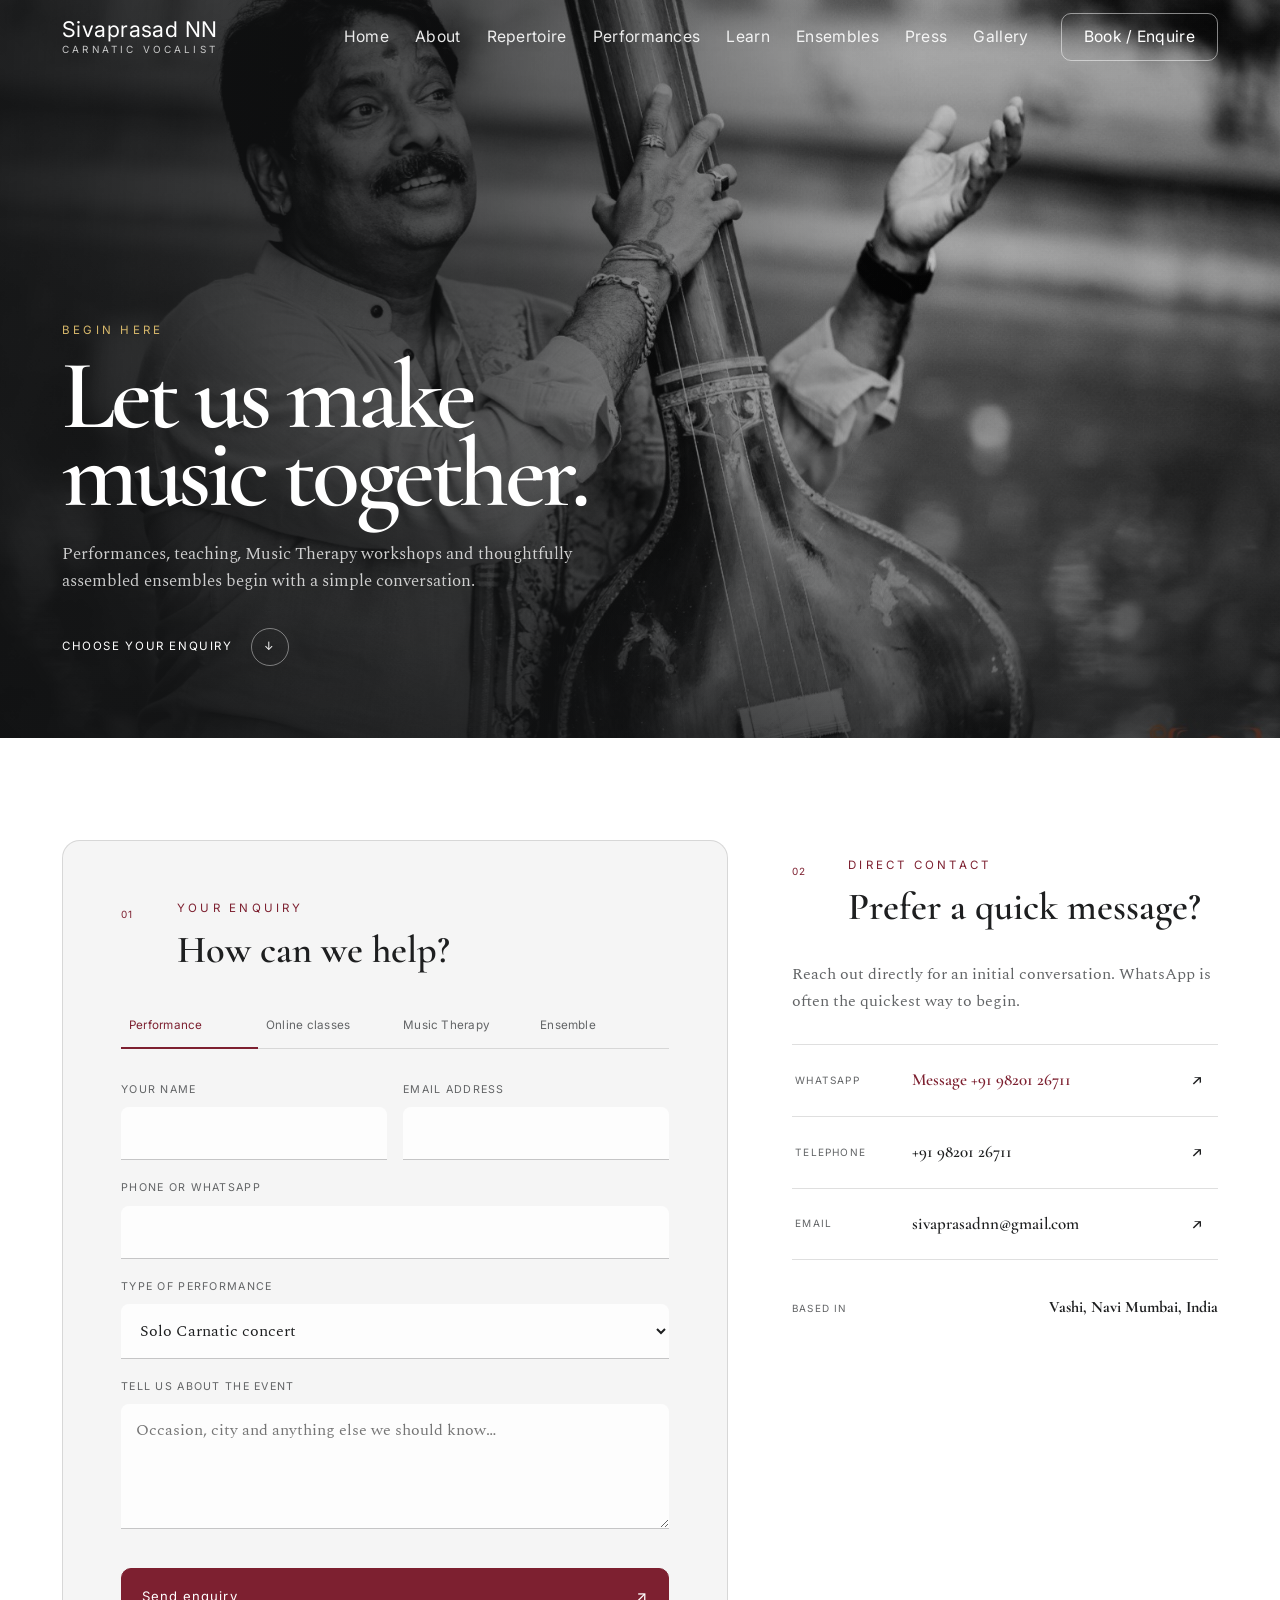
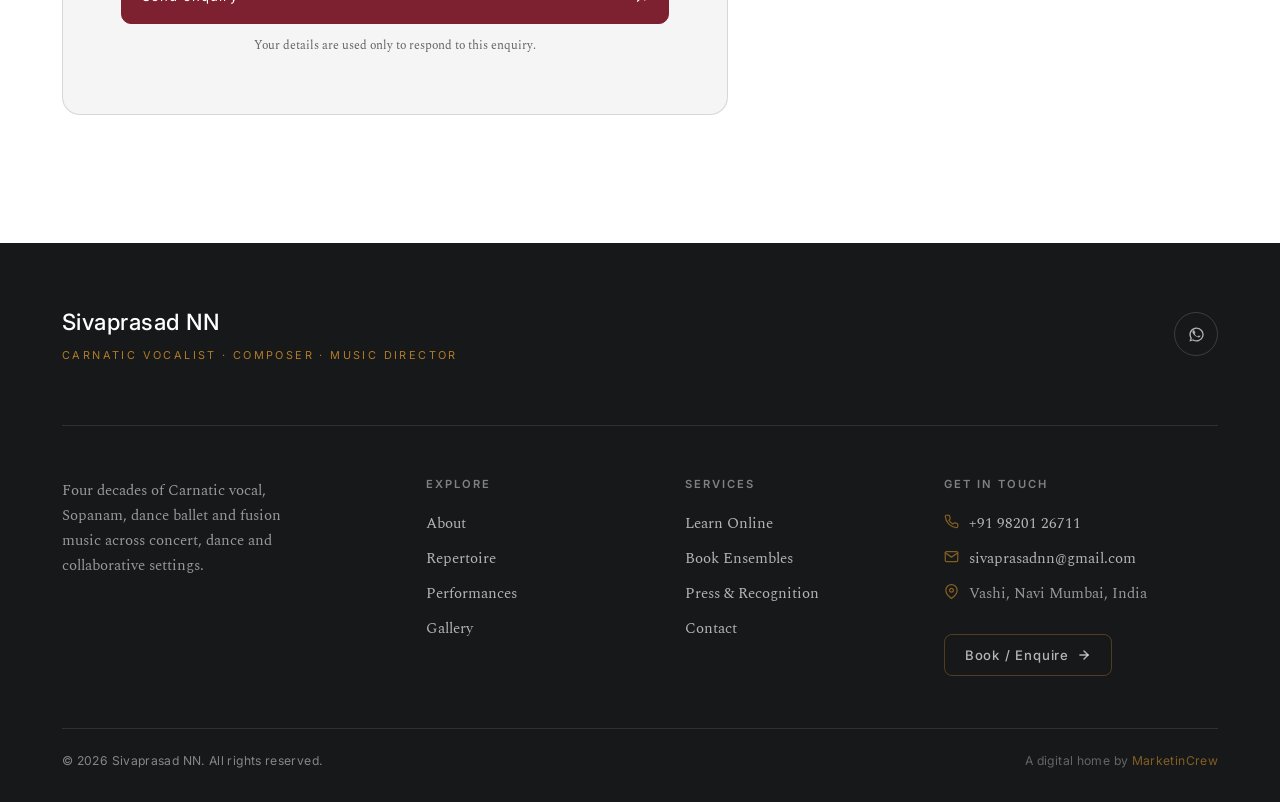
<file: contact.html>
<!DOCTYPE html>
<html lang="en">
<head>
<meta charset="UTF-8">
<meta name="viewport" content="width=device-width, initial-scale=1.0">
<title>Book / Enquire · Sivaprasad NN</title>
<meta name="description" content="Book Sivaprasad NN for a performance, enrol in online classes, request a corporate Music Therapy workshop, or commission an ensemble.">
<meta property="og:image" content="assets/photos/portrait/portrait-green.jpg">
<link rel="preconnect" href="https://fonts.googleapis.com">
<link rel="preconnect" href="https://fonts.gstatic.com" crossorigin>
<link href="https://fonts.googleapis.com/css2?family=Cormorant+Garamond:wght@500;600;700&family=Inter:wght@300;400;500;600&family=Spectral:wght@400;500;600&display=swap" rel="stylesheet">
<link rel="icon" href="favicon.svg" type="image/svg+xml">
<link rel="stylesheet" href="css/style.css?v=equal-home-cards-1">
</head>
<body data-page="contact">
<div id="site-header"></div>

<main>
<header class="contact-hero">
  <div class="contact-hero__image"><img src="assets/photos/hero/hero-orange.jpg" alt="Sivaprasad NN singing on stage"></div>
  <div class="wrap contact-hero__inner">
    <p class="kicker">Begin here</p>
    <h1 class="display">Let us make<br>music together.</h1>
    <p>Performances, teaching, Music Therapy workshops and thoughtfully assembled ensembles begin with a simple conversation.</p>
    <a class="contact-hero__link" href="#enquiry">Choose your enquiry <span aria-hidden="true">↓</span></a>
  </div>
</header>

<section class="contact-workspace" id="enquiry">
  <div class="wrap contact-workspace__grid">
    <div class="contact-form reveal">
      <div class="contact-form__heading">
        <span>01</span>
        <div><p class="kicker">Your enquiry</p><h2 class="display">How can we help?</h2></div>
      </div>
      <div class="tabs contact-tabs" role="tablist" aria-label="Enquiry type">
        <button class="tab active" type="button" role="tab" aria-selected="true" data-tab="perform">Performance</button>
        <button class="tab" type="button" role="tab" aria-selected="false" data-tab="classes">Online classes</button>
        <button class="tab" type="button" role="tab" aria-selected="false" data-tab="workshop">Music Therapy</button>
        <button class="tab" type="button" role="tab" aria-selected="false" data-tab="ensemble">Ensemble</button>
      </div>

      <!-- IMPORTANT: replace the e-mail in the action below to route enquiries.
           First submission triggers a one-time confirmation email from FormSubmit. -->
      <form action="https://formsubmit.co/sivaprasadnn@gmail.com" method="POST">
        <input type="hidden" name="_subject" value="Website enquiry: Book a performance">
        <input type="hidden" name="_captcha" value="false">
        <input type="hidden" name="_template" value="table">
        <input type="hidden" name="_honey">

        <div class="contact-fields contact-fields--two">
          <div class="field"><label for="contact-name">Your name</label><input id="contact-name" type="text" name="Name" autocomplete="name" required></div>
          <div class="field"><label for="contact-email">Email address</label><input id="contact-email" type="email" name="Email" autocomplete="email" required></div>
        </div>
        <div class="field"><label for="contact-phone">Phone or WhatsApp</label><input id="contact-phone" type="tel" name="Phone" autocomplete="tel"></div>

        <!-- intent-specific panes -->
        <div class="tabpane" data-pane="perform">
          <div class="field"><label for="performance-type">Type of performance</label>
            <select id="performance-type" name="Performance type"><option>Solo Carnatic concert</option><option>Lead vocal for dance ballet / arangetram</option><option>Fusion / jugalbandi</option><option>Not sure yet</option></select></div>
          <div class="field"><label for="performance-details">Tell us about the event</label><textarea id="performance-details" name="Performance details" rows="4" placeholder="Occasion, city and anything else we should know…"></textarea></div>
        </div>
        <div class="tabpane" data-pane="classes" style="display:none">
          <div class="field"><label for="student-level">Student level</label>
            <select id="student-level" name="Level"><option>Beginner</option><option>Intermediate</option><option>Professional</option></select></div>
          <div class="field"><label for="student-location">Where are you based?</label><input id="student-location" type="text" name="Location" autocomplete="address-level2"></div>
          <div class="field"><label for="class-details">Anything else</label><textarea id="class-details" name="Class details" rows="3" placeholder="Preferred timing and learning goals…"></textarea></div>
        </div>
        <div class="tabpane" data-pane="workshop" style="display:none">
          <div class="field"><label for="organisation">Organisation</label><input id="organisation" type="text" name="Organisation" autocomplete="organization"></div>
          <div class="field"><label for="team-size">Team size</label><input id="team-size" type="number" min="1" inputmode="numeric" name="Team size"></div>
          <div class="field"><label for="workshop-details">What are you looking for?</label><textarea id="workshop-details" name="Workshop details" rows="3" placeholder="Context for the Music Therapy session…"></textarea></div>
        </div>
        <div class="tabpane" data-pane="ensemble" style="display:none">
          <div class="field"><label for="ensemble-type">Ensemble needed</label>
            <select id="ensemble-type" name="Ensemble"><option>Solo concert</option><option>Dance accompaniment</option><option>Fusion ensemble</option><option>Full orchestra</option></select></div>
          <div class="field"><label for="ensemble-details">Event details</label><textarea id="ensemble-details" name="Ensemble details" rows="4" placeholder="Occasion, city and size of programme…"></textarea></div>
        </div>

        <button type="submit" class="contact-submit">Send enquiry <span aria-hidden="true">↗</span></button>
        <p class="contact-form__note">Your details are used only to respond to this enquiry.</p>
      </form>
    </div>

    <aside class="contact-direct reveal">
      <div class="contact-direct__heading">
        <span>02</span>
        <div><p class="kicker">Direct contact</p><h2 class="display">Prefer a quick message?</h2></div>
      </div>
      <p class="contact-direct__intro">Reach out directly for an initial conversation. WhatsApp is often the quickest way to begin.</p>
      <div class="contact-methods">
        <a id="c-wa" class="contact-method contact-method--primary" href="https://wa.me/919820126711" target="_blank" rel="noopener"><span class="contact-method__label">WhatsApp</span><strong>Message +91 98201 26711</strong><i aria-hidden="true">↗</i></a>
        <a id="c-phone" class="contact-method" href="tel:919820126711"><span class="contact-method__label">Telephone</span><strong>+91 98201 26711</strong><i aria-hidden="true">↗</i></a>
        <a id="c-email" class="contact-method" href="mailto:sivaprasadnn@gmail.com"><span class="contact-method__label">Email</span><strong>sivaprasadnn@gmail.com</strong><i aria-hidden="true">↗</i></a>
      </div>
      <div class="contact-location">
        <div class="contact-location__copy"><span>Based in</span><strong>Vashi, Navi Mumbai, India</strong></div>
        <div class="contact-map"><iframe title="Map showing Vashi, Navi Mumbai" src="https://www.google.com/maps?q=Vashi,Navi%20Mumbai&output=embed" loading="lazy"></iframe></div>
      </div>
    </aside>
  </div>
</section>
</main>

<div id="site-footer"></div>
<script src="js/data.js"></script>
<script src="js/components.js?v=nav-gallery-1"></script>
<script src="js/main.js?v=site-polish-1"></script>
<script>
  // fill direct-contact links from data.js
  (function(){var C=(window.SITE||{}).contact||{};
    function setMethod(id,href,value){var el=document.getElementById(id);if(!el)return;el.href=href;var strong=el.querySelector('strong');if(strong)strong.textContent=value;}
    setMethod('c-phone','tel:'+(C.phoneRaw||''),C.phone||'Call');
    setMethod('c-email','mailto:'+(C.email||''),C.email||'Email');
    setMethod('c-wa','https://wa.me/'+(C.phoneRaw||''),'Message '+(C.phone||''));
  })();
</script>
</body>
</html>
</file>
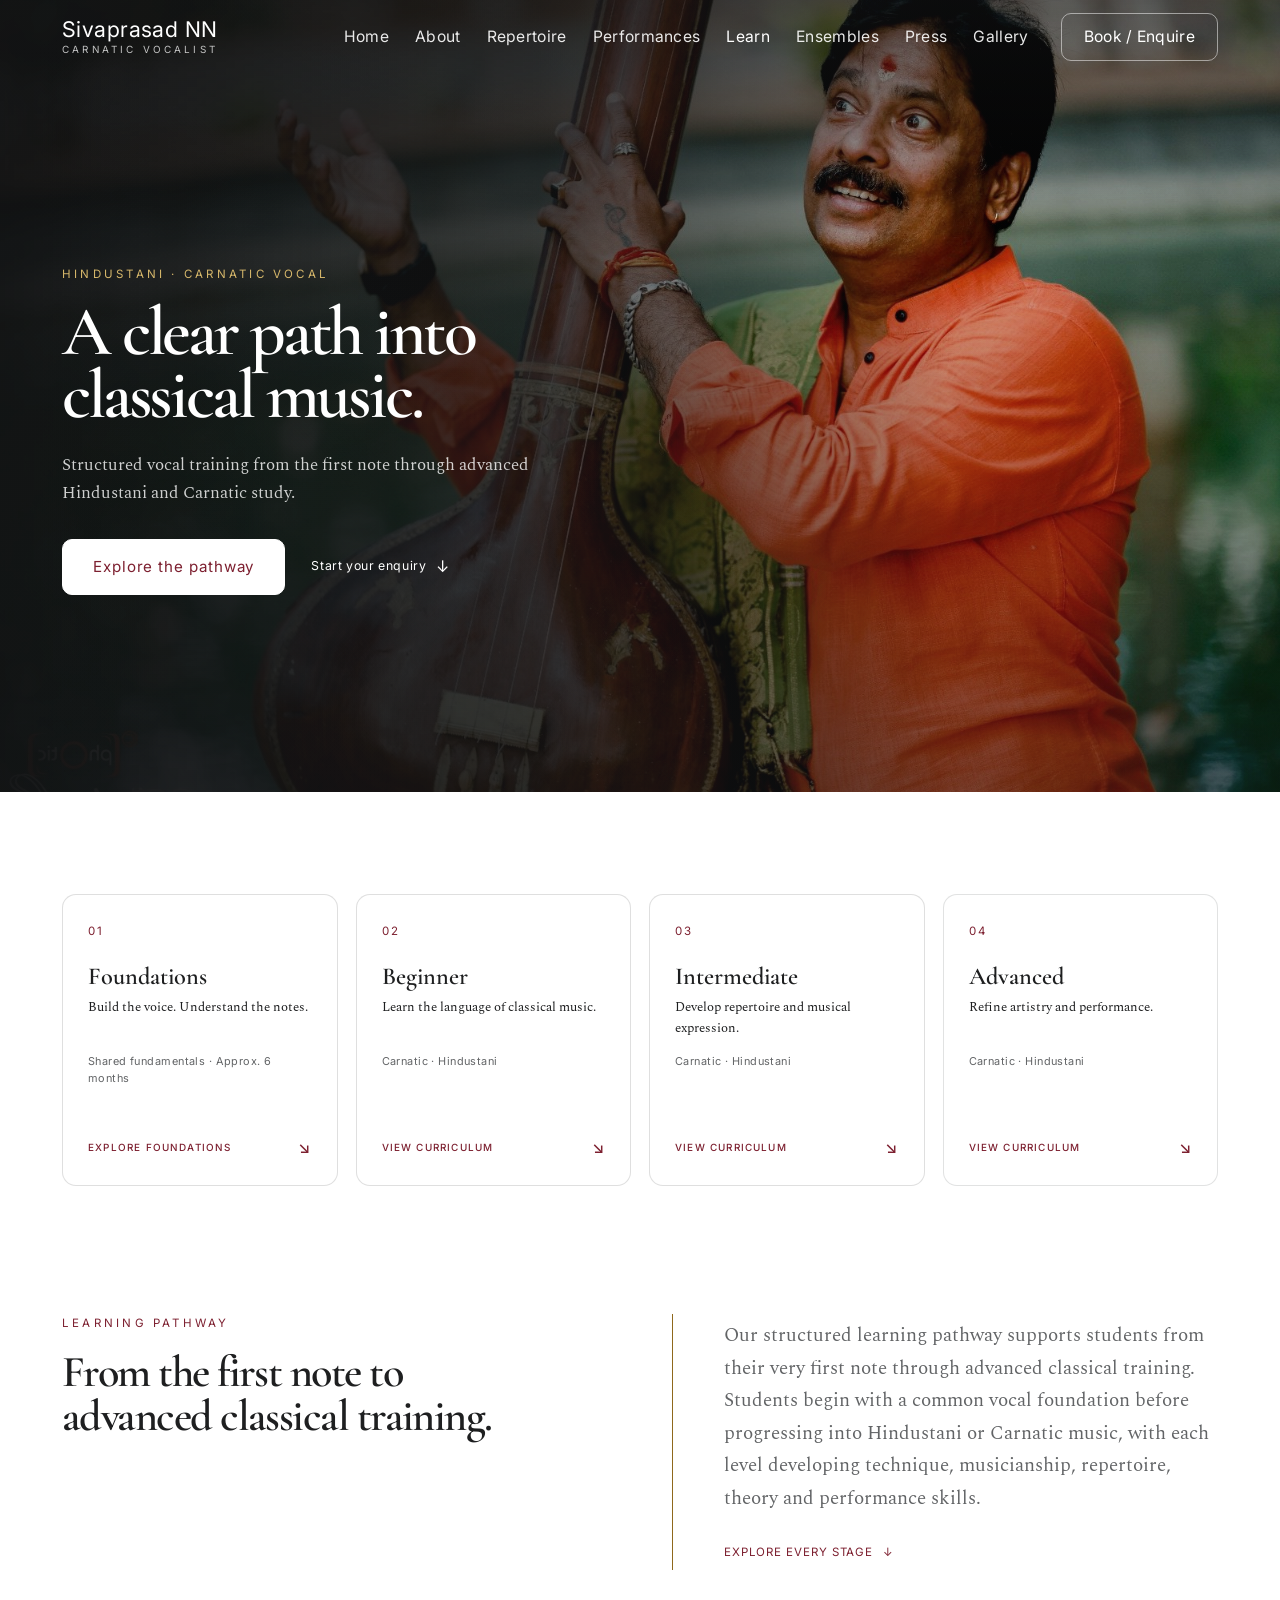
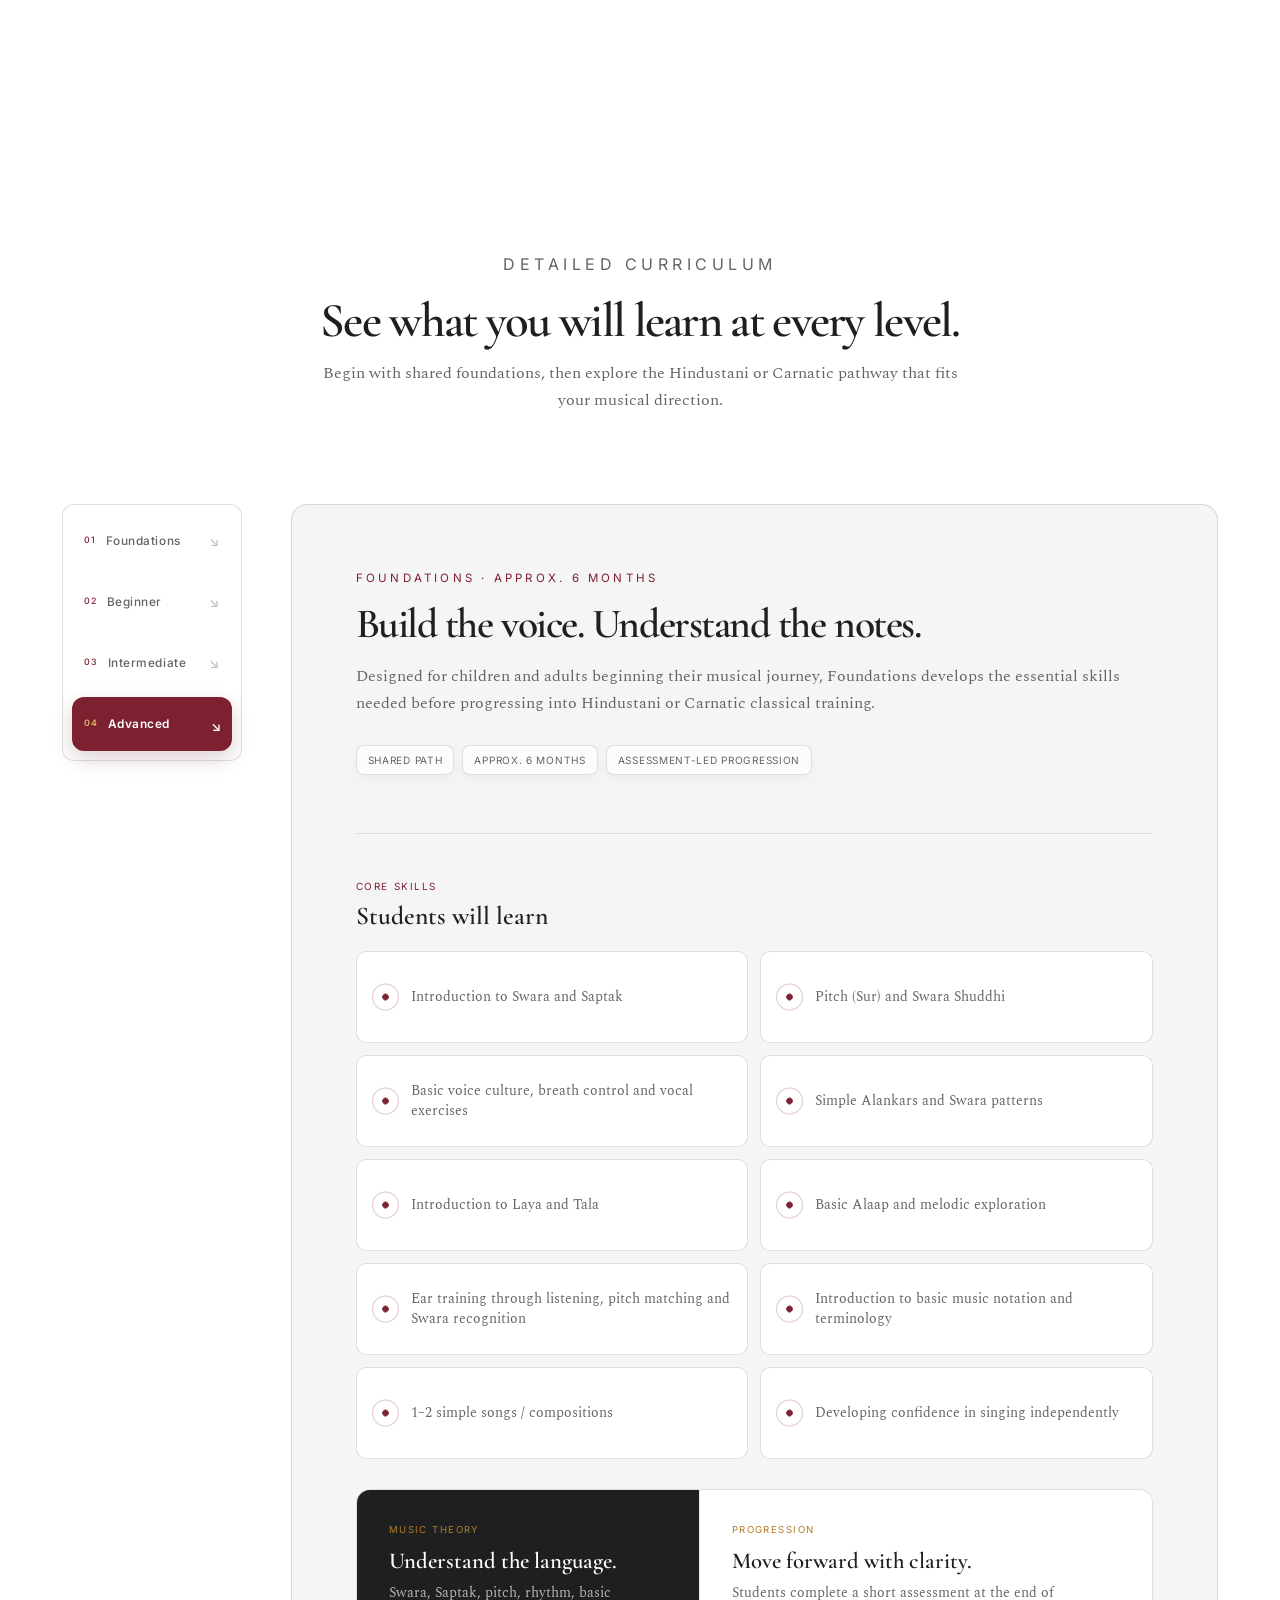
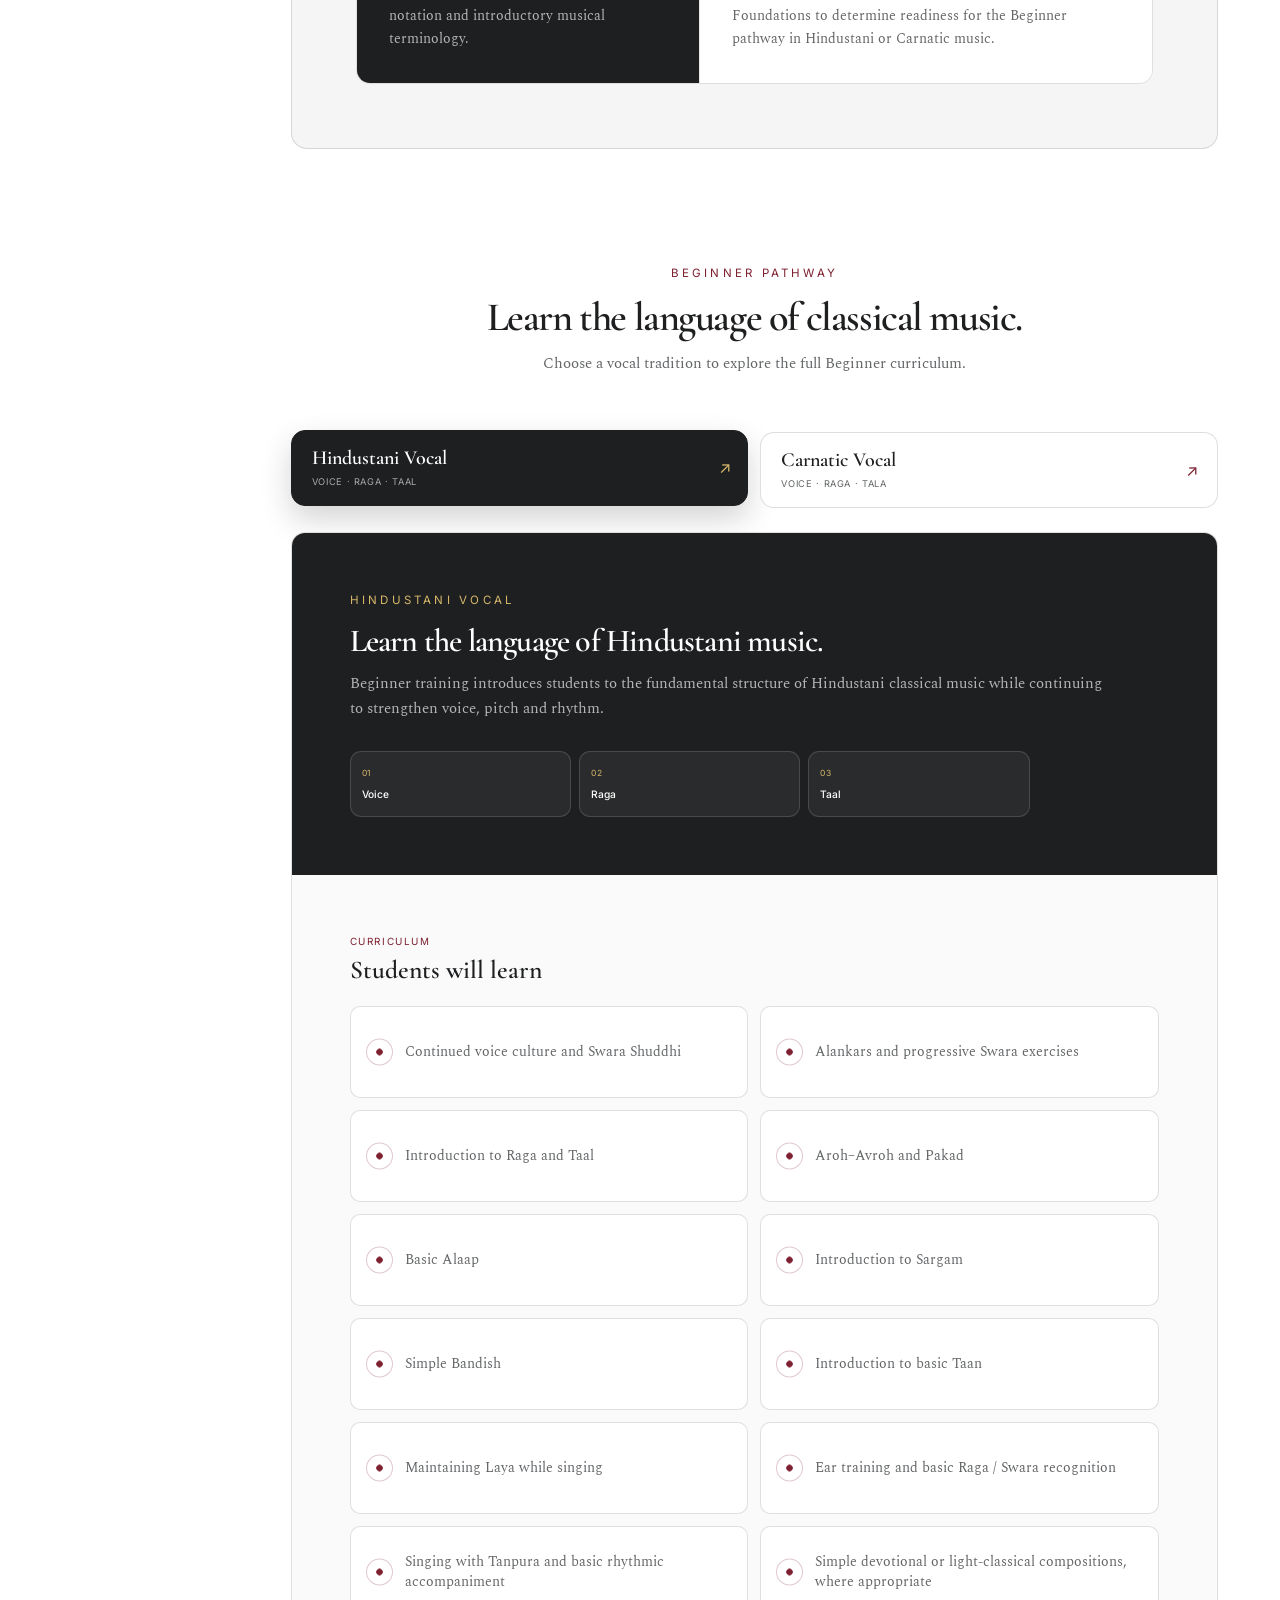
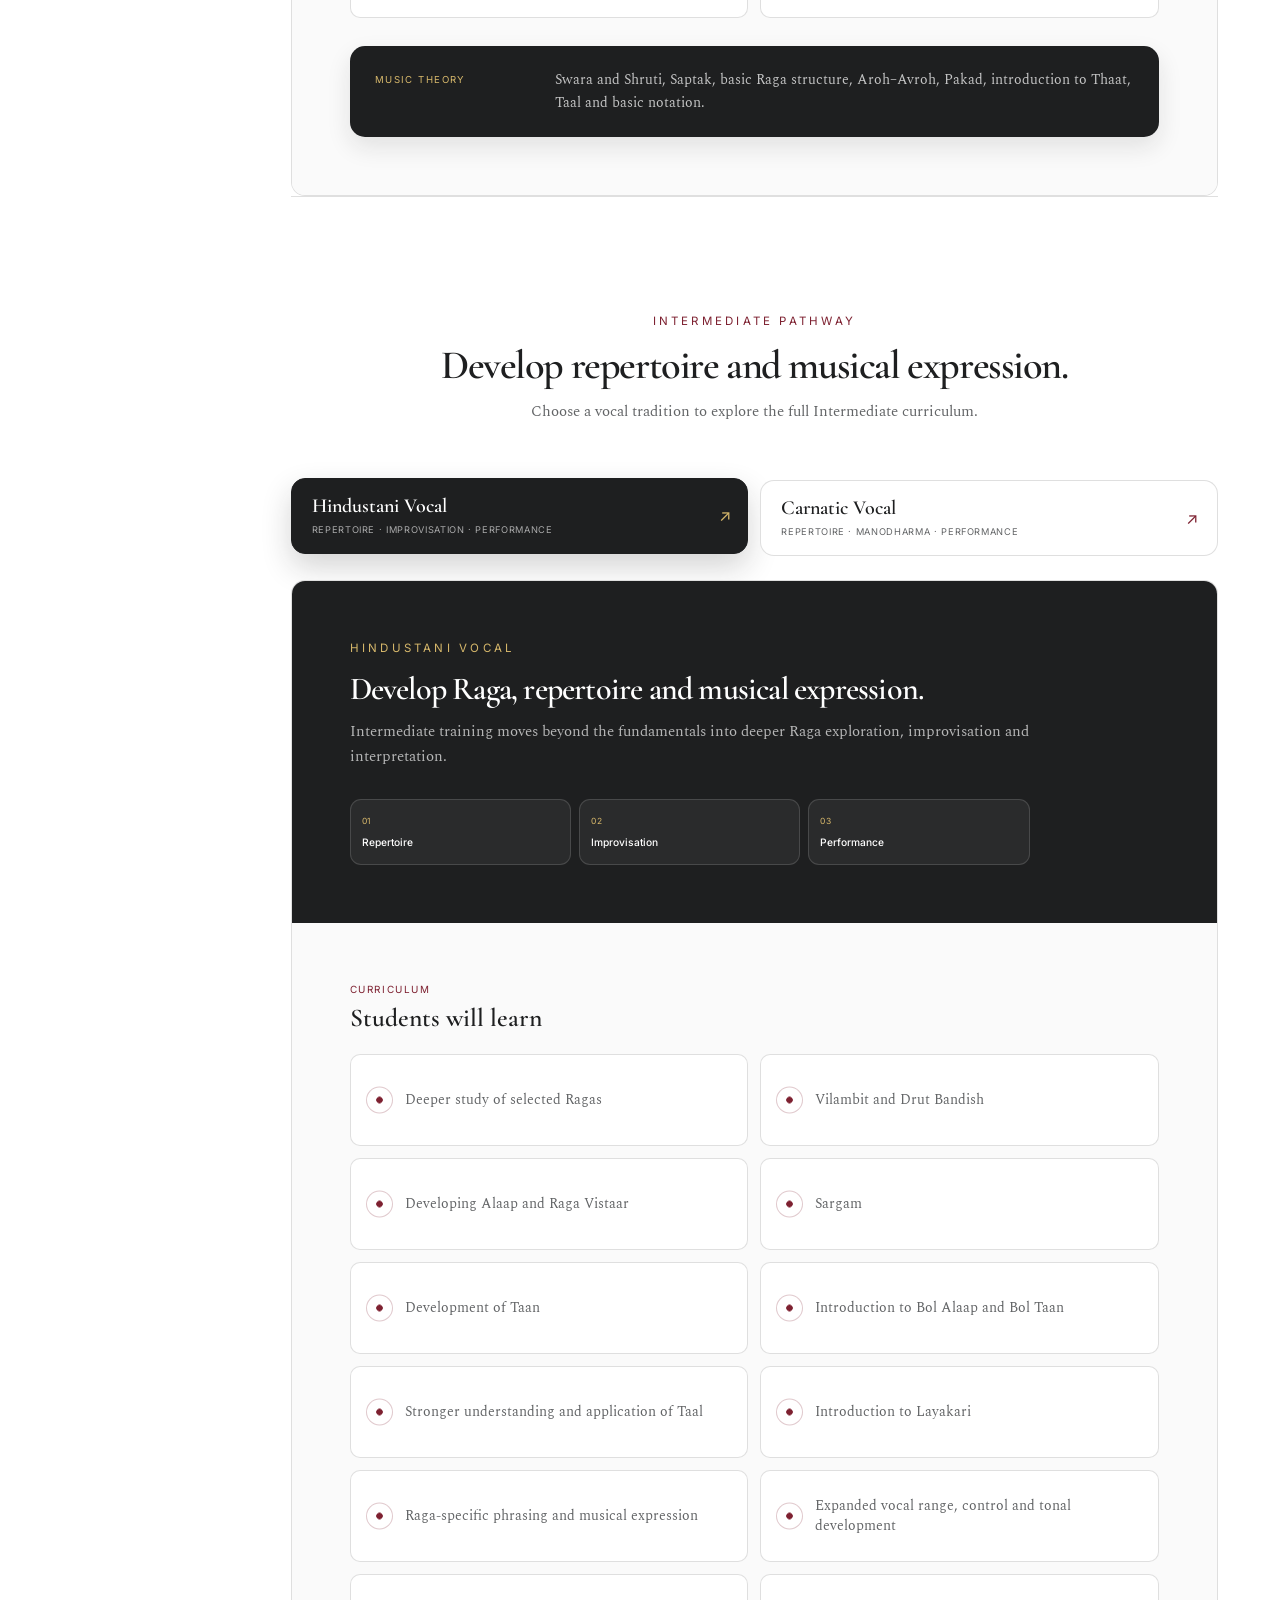
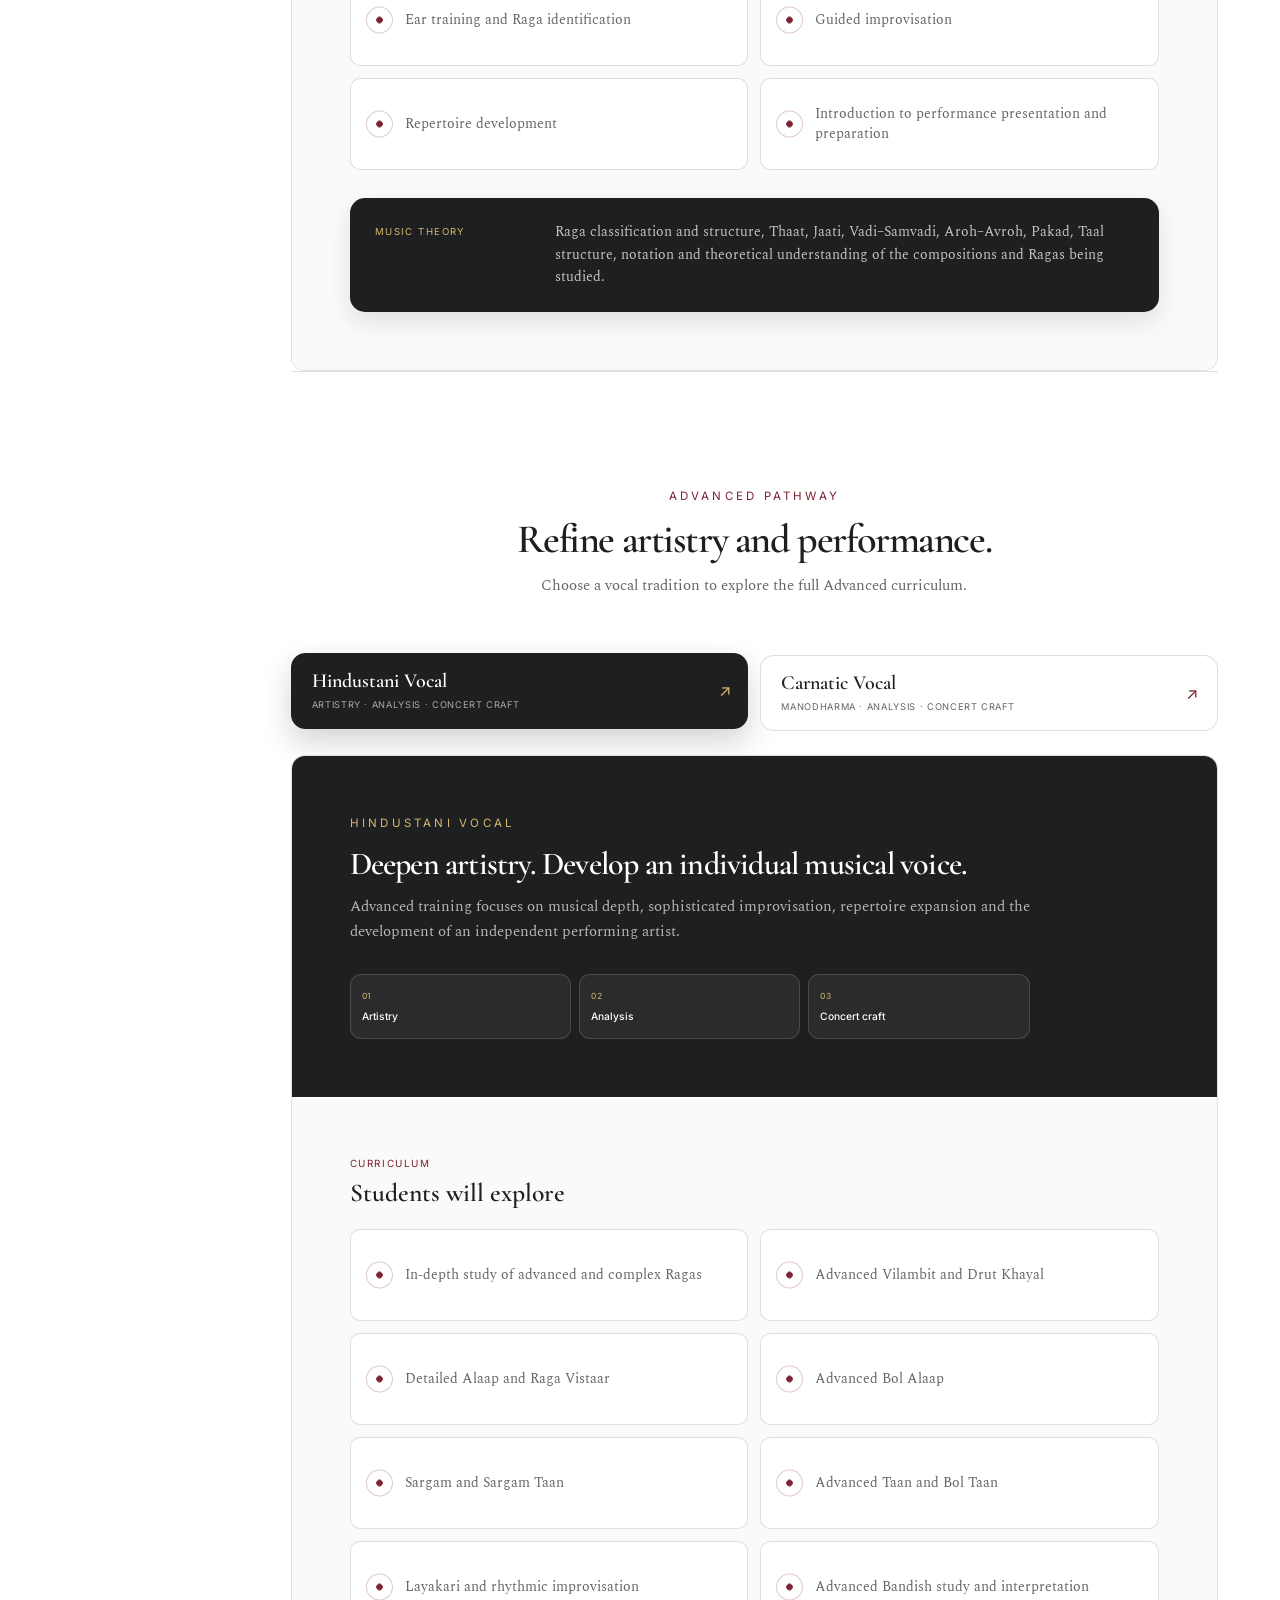
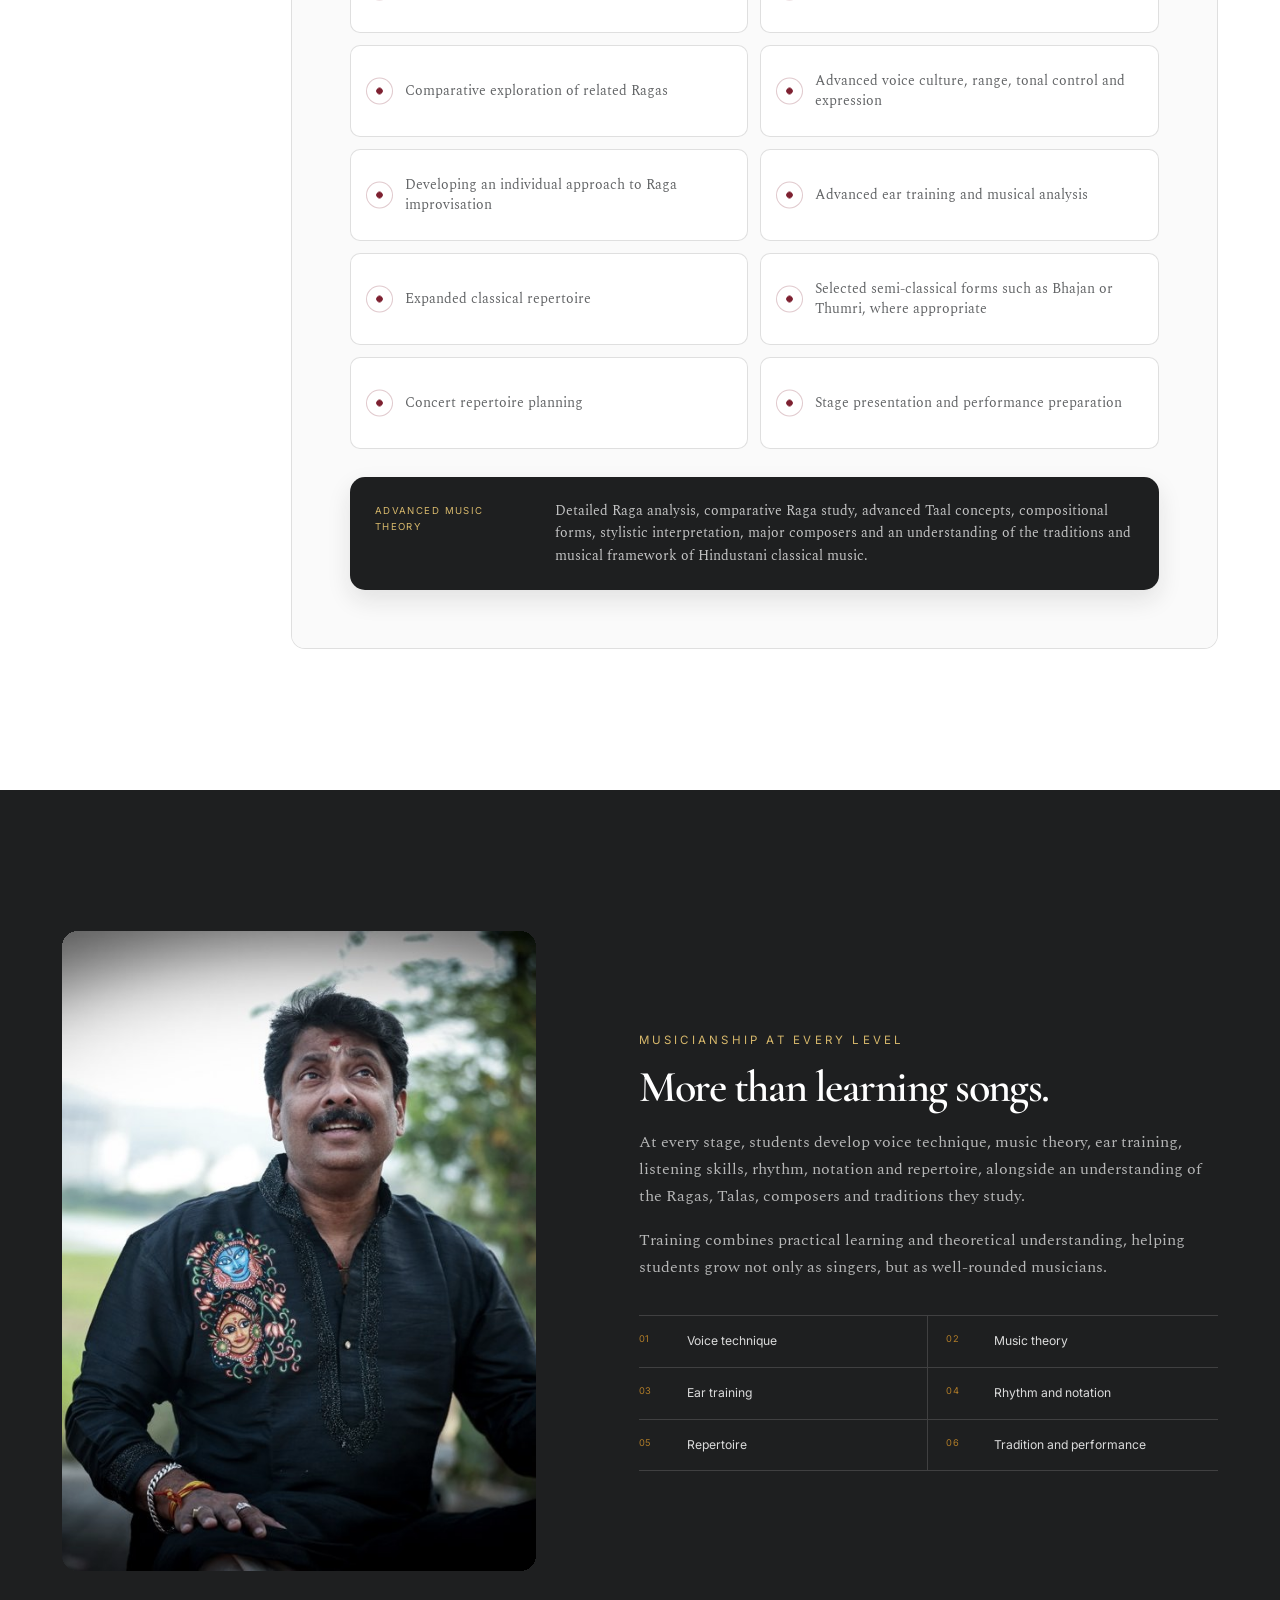
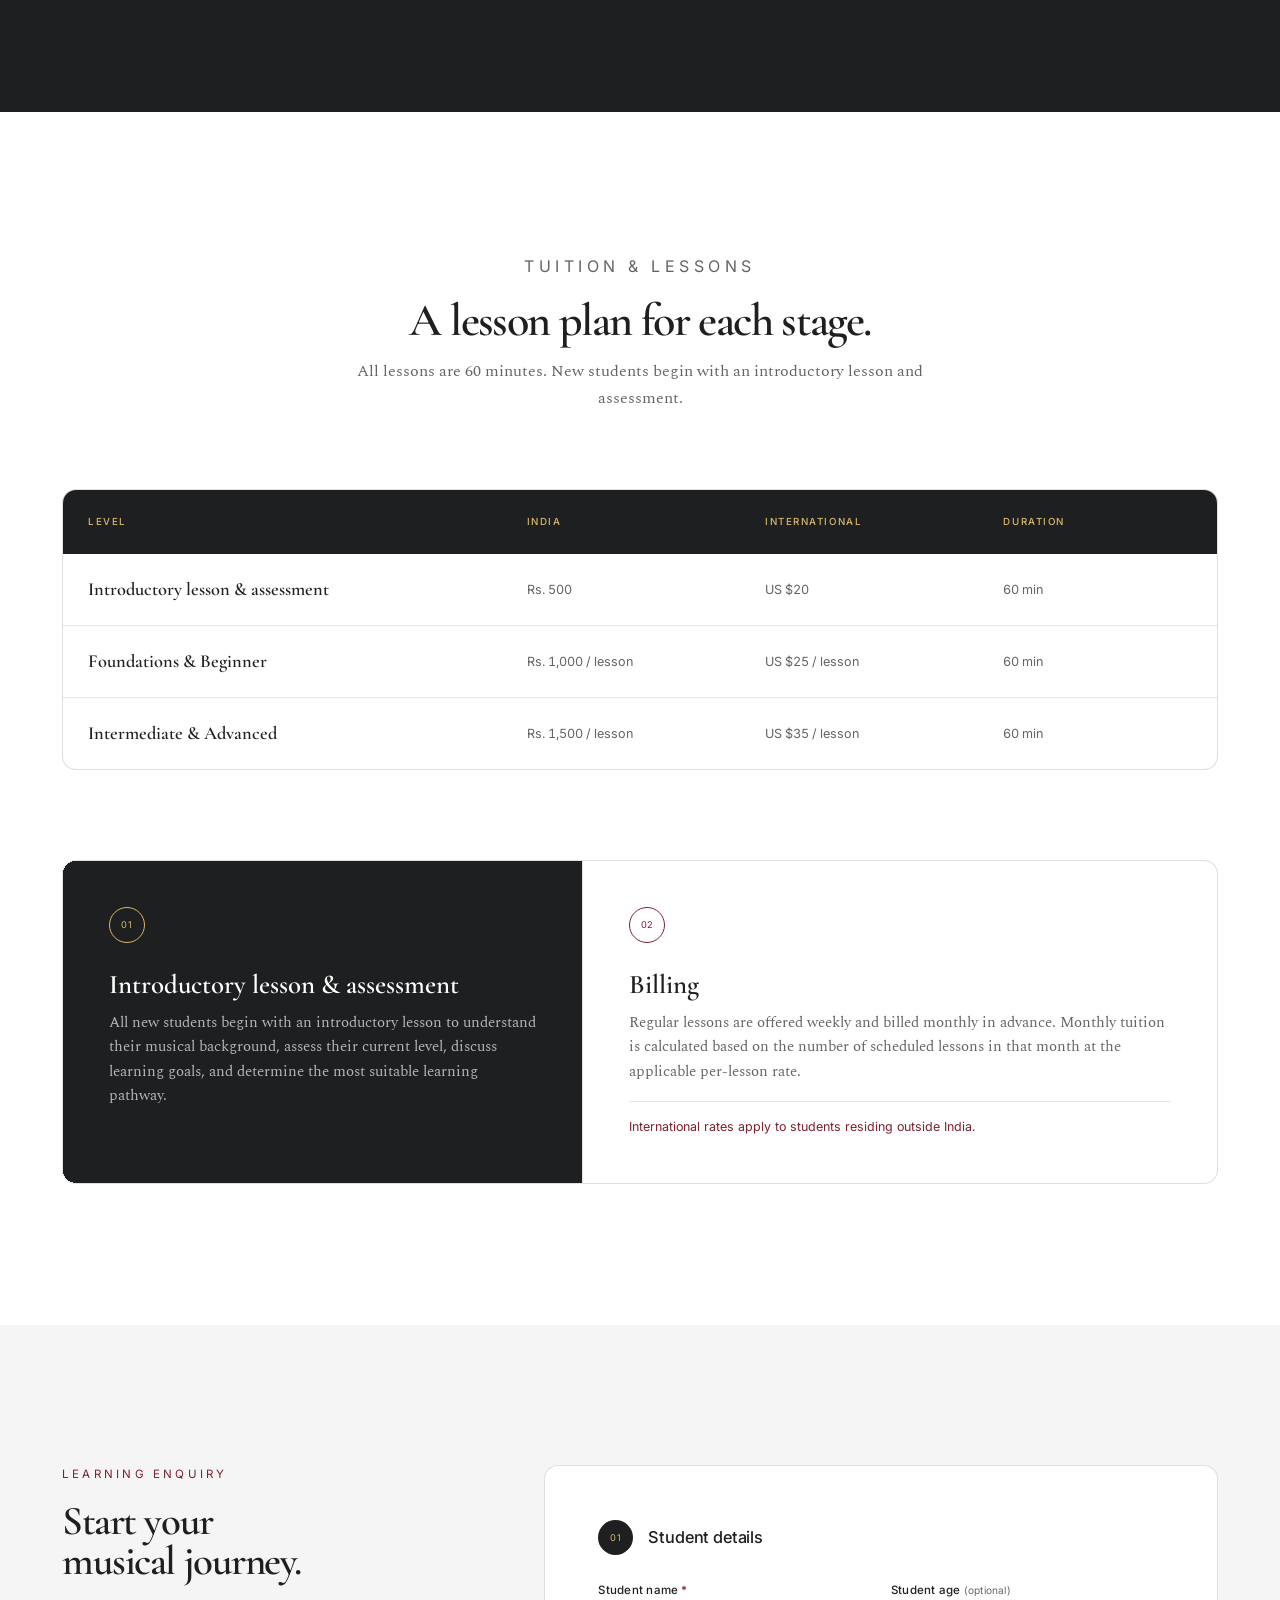
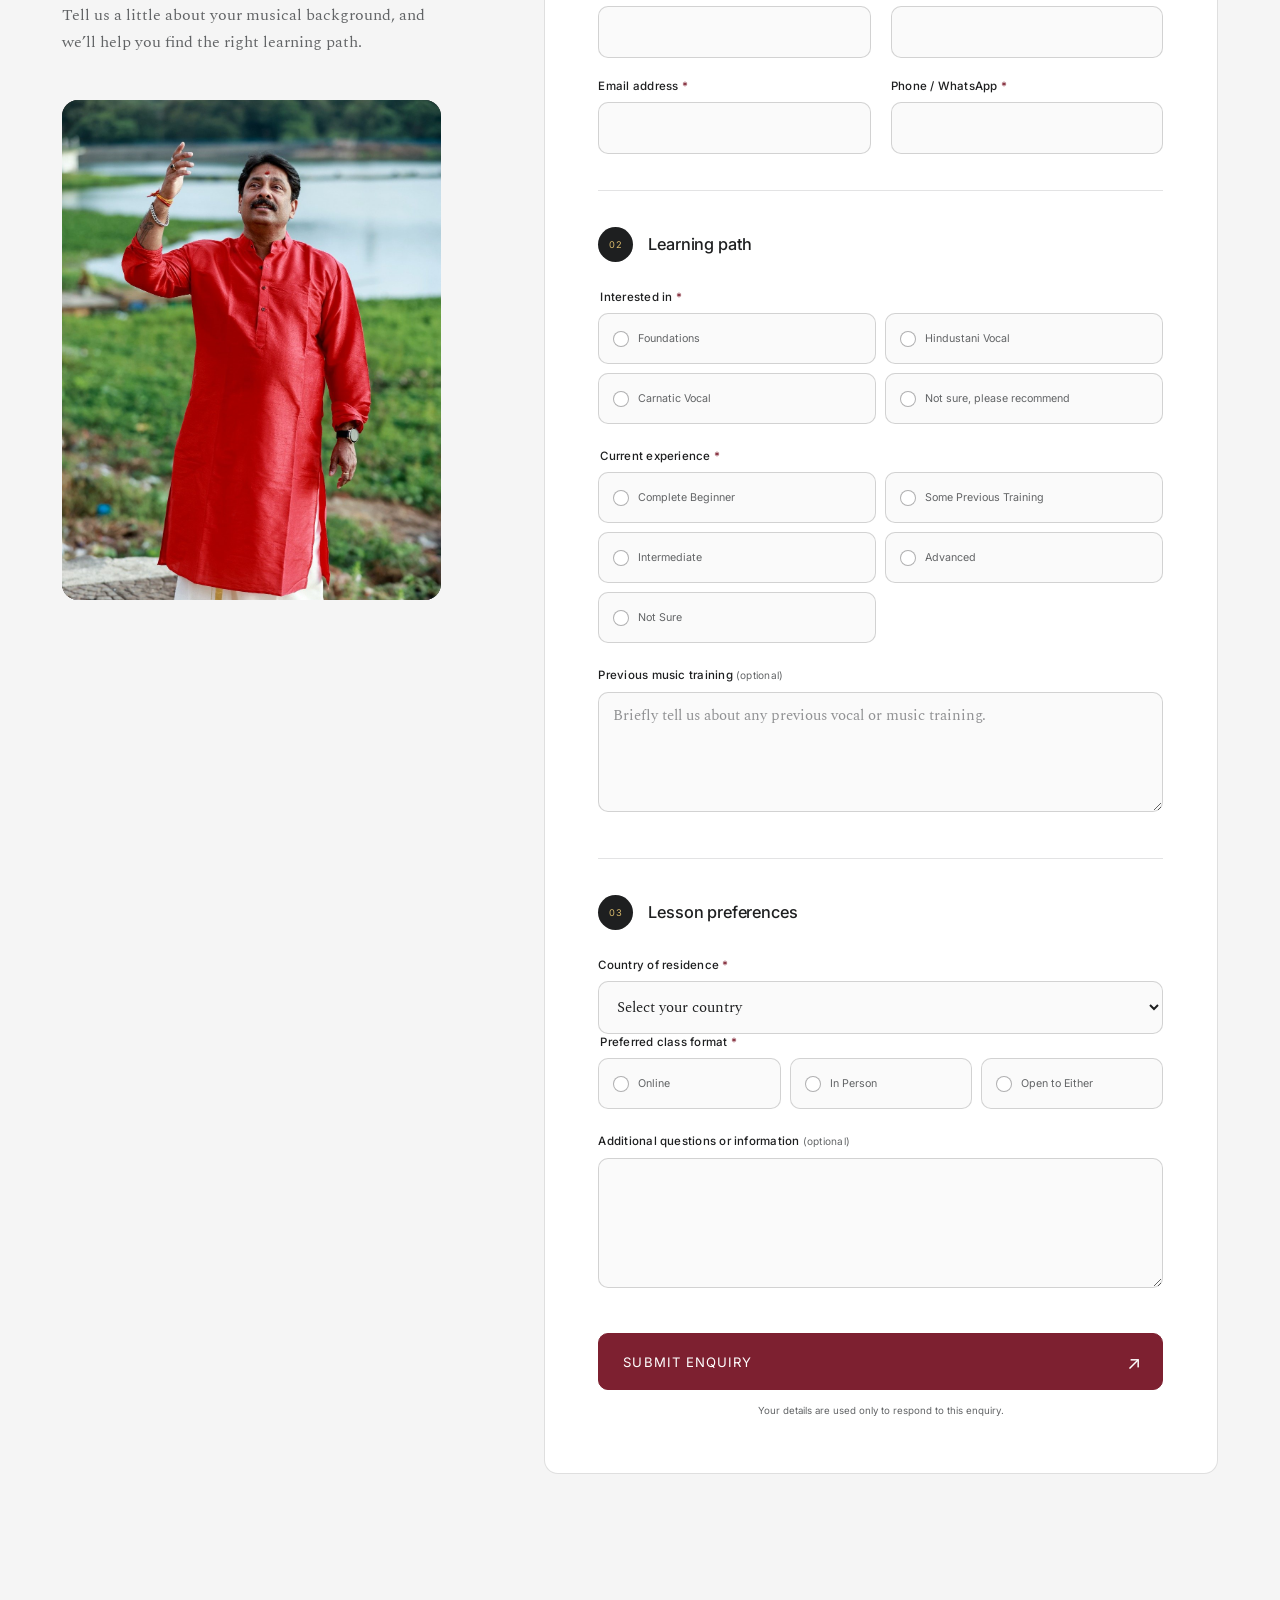
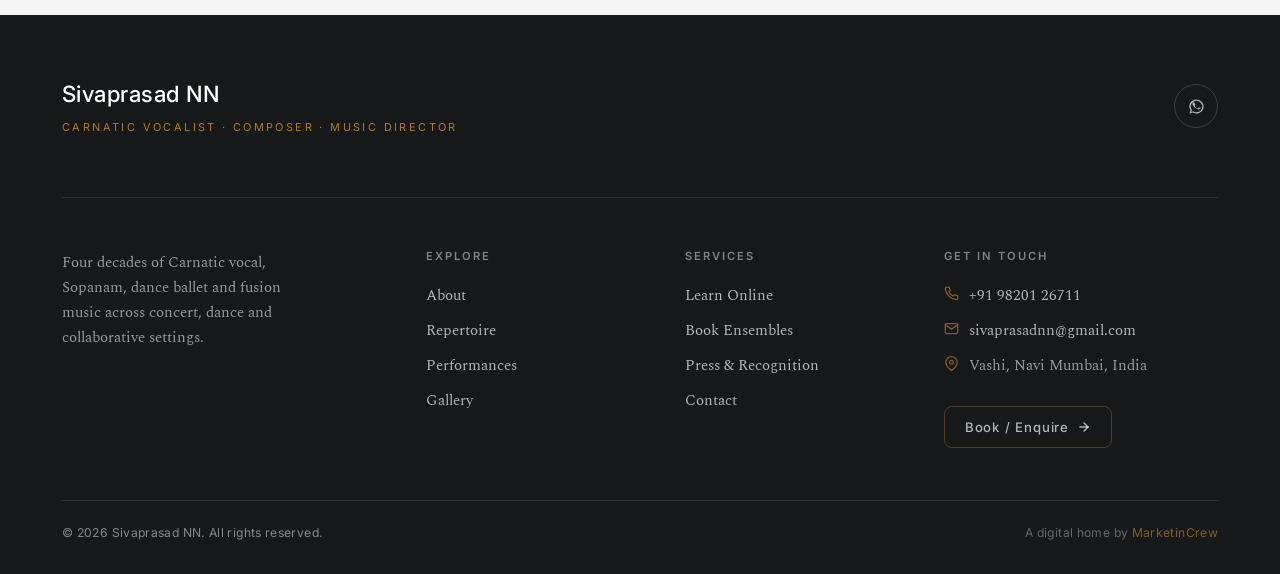
<file: learn.html>
<!DOCTYPE html>
<html lang="en">
<head>
<meta charset="UTF-8">
<meta name="viewport" content="width=device-width, initial-scale=1.0">
<title>Hindustani &amp; Carnatic Vocal Lessons · Sivaprasad NN</title>
<meta name="description" content="A structured vocal learning pathway from shared foundations through advanced Hindustani and Carnatic classical training with Sivaprasad NN.">
<meta property="og:image" content="assets/photos/hero/hero-home.jpg">
<link rel="preconnect" href="https://fonts.googleapis.com">
<link rel="preconnect" href="https://fonts.gstatic.com" crossorigin>
<link href="https://fonts.googleapis.com/css2?family=Cormorant+Garamond:wght@500;600;700&amp;family=Inter:wght@300;400;500;600&amp;family=Spectral:wght@400;500;600&amp;display=swap" rel="stylesheet">
<link rel="icon" href="favicon.svg" type="image/svg+xml">
<link rel="stylesheet" href="css/style.css?v=equal-home-cards-1">
</head>
<body data-page="learn">
<div id="site-header"></div>

<main id="main-content">
  <header class="pagehead learn-hero">
    <div class="bg"><img src="assets/photos/hero/hero-home.jpg" alt="Sivaprasad NN singing with a tanpura" width="1600" height="1066" fetchpriority="high"></div>
    <div class="inner wrap">
      <div class="learn-hero__copy">
        <p class="kicker">Hindustani · Carnatic Vocal</p>
        <h1 class="display"><span>A clear path into</span><span>classical music.</span></h1>
        <p class="learn-hero__intro">Structured vocal training from the first note through advanced Hindustani and Carnatic study.</p>
        <div class="learn-hero__actions">
          <a href="#learning-pathway" class="btn light">Explore the pathway</a>
          <a href="#learning-enquiry" class="learn-hero__link">Start your enquiry <span aria-hidden="true">↓</span></a>
        </div>
      </div>
    </div>
  </header>

  <section class="learn-pathway" id="learning-pathway" aria-labelledby="learning-pathway-title">
    <div class="wrap">
      <nav class="learn-route" aria-label="Learning pathway levels">
        <a href="#foundations"><span>01</span><strong>Foundations</strong><em>Build the voice. Understand the notes.</em><small>Shared fundamentals · Approx. 6 months</small><b>Explore foundations <i aria-hidden="true">↘</i></b></a>
        <a href="#beginner"><span>02</span><strong>Beginner</strong><em>Learn the language of classical music.</em><small>Carnatic · Hindustani</small><b>View curriculum <i aria-hidden="true">↘</i></b></a>
        <a href="#intermediate"><span>03</span><strong>Intermediate</strong><em>Develop repertoire and musical expression.</em><small>Carnatic · Hindustani</small><b>View curriculum <i aria-hidden="true">↘</i></b></a>
        <a href="#advanced"><span>04</span><strong>Advanced</strong><em>Refine artistry and performance.</em><small>Carnatic · Hindustani</small><b>View curriculum <i aria-hidden="true">↘</i></b></a>
      </nav>

      <div class="learn-pathway__intro">
        <div class="learn-pathway__heading">
          <p class="kicker">Learning pathway</p>
          <h2 class="display" id="learning-pathway-title"><span>From the first note to</span> <span>advanced classical training.</span></h2>
        </div>
        <div class="learn-pathway__copy">
          <p>Our structured learning pathway supports students from their very first note through advanced classical training. Students begin with a common vocal foundation before progressing into Hindustani or Carnatic music, with each level developing technique, musicianship, repertoire, theory and performance skills.</p>
          <a href="#curriculum" class="learn-text-link">Explore every stage <span aria-hidden="true">↓</span></a>
        </div>
      </div>
    </div>
  </section>

  <section class="learn-curriculum" id="curriculum" aria-labelledby="curriculum-title">
    <div class="wrap">
      <div class="learn-curriculum__head">
        <p class="kicker">Detailed curriculum</p>
        <h2 class="display" id="curriculum-title">See what you will learn at every level.</h2>
        <p>Begin with shared foundations, then explore the Hindustani or Carnatic pathway that fits your musical direction.</p>
      </div>

      <div class="learn-curriculum-layout">
        <div class="learn-curriculum-nav-shell">
          <nav class="learn-curriculum-nav" data-curriculum-nav aria-label="Jump between curriculum levels">
            <a href="#foundations" aria-label="Go to Foundations curriculum" aria-current="location"><span>01</span> Foundations</a>
            <a href="#beginner" aria-label="Go to Beginner curriculum"><span>02</span> Beginner</a>
            <a href="#intermediate" aria-label="Go to Intermediate curriculum"><span>03</span> Intermediate</a>
            <a href="#advanced" aria-label="Go to Advanced curriculum"><span>04</span> Advanced</a>
          </nav>
        </div>

        <div class="learn-curriculum-sections">
          <article class="learn-foundation" id="foundations" data-curriculum-section aria-labelledby="foundations-title">
        <header class="learn-foundation__intro">
          <p class="kicker">Foundations · Approx. 6 months</p>
          <h3 class="display" id="foundations-title">Build the voice. Understand the notes.</h3>
          <p>Designed for children and adults beginning their musical journey, Foundations develops the essential skills needed before progressing into Hindustani or Carnatic classical training.</p>
          <ul class="learn-foundation__meta" aria-label="Foundations course details"><li>Shared path</li><li>Approx. 6 months</li><li>Assessment-led progression</li></ul>
        </header>
        <div class="learn-foundation__content">
          <div class="learn-content-heading"><span>Core skills</span><h4>Students will learn</h4></div>
          <ul class="learn-curriculum-list learn-curriculum-list--tiles">
            <li>Introduction to Swara and Saptak</li><li>Pitch (Sur) and Swara Shuddhi</li><li>Basic voice culture, breath control and vocal exercises</li><li>Simple Alankars and Swara patterns</li><li>Introduction to Laya and Tala</li><li>Basic Alaap and melodic exploration</li><li>Ear training through listening, pitch matching and Swara recognition</li><li>Introduction to basic music notation and terminology</li><li>1&ndash;2 simple songs / compositions</li><li>Developing confidence in singing independently</li>
          </ul>
          <div class="learn-foundation__notes">
            <div><span>Music theory</span><h4>Understand the language.</h4><p>Swara, Saptak, pitch, rhythm, basic notation and introductory musical terminology.</p></div>
            <div><span>Progression</span><h4>Move forward with clarity.</h4><p>Students complete a short assessment at the end of Foundations to determine readiness for the Beginner pathway in Hindustani or Carnatic music.</p></div>
          </div>
        </div>
          </article>

          <section class="learn-stage" id="beginner" data-curriculum-section aria-labelledby="beginner-title">
        <header class="learn-stage__head">
          <p class="kicker">Beginner pathway</p>
          <h3 class="display" id="beginner-title">Learn the language of classical music.</h3>
          <p>Choose a vocal tradition to explore the full Beginner curriculum.</p>
        </header>
        <div class="learn-tabs" data-learn-tabs>
          <div class="learn-tabs__list" data-learn-tablist aria-label="Beginner vocal traditions">
            <button type="button" data-learn-tab="beginner-hindustani-panel" aria-label="Show Beginner Hindustani Vocal curriculum"><span>Hindustani Vocal</span><small>Voice · Raga · Taal</small></button>
            <button type="button" data-learn-tab="beginner-carnatic-panel" aria-label="Show Beginner Carnatic Vocal curriculum"><span>Carnatic Vocal</span><small>Voice · Raga · Tala</small></button>
          </div>
          <article class="learn-track-panel learn-track-panel--hindustani" id="beginner-hindustani-panel" data-learn-panel aria-labelledby="beginner-hindustani-title">
            <header class="learn-track-panel__intro">
              <div><p class="kicker">Hindustani Vocal</p><h4 id="beginner-hindustani-title">Learn the language of Hindustani music.</h4><p>Beginner training introduces students to the fundamental structure of Hindustani classical music while continuing to strengthen voice, pitch and rhythm.</p></div>
              <ul class="learn-track-panel__stats" aria-label="Beginner Hindustani focus areas"><li><span>01</span><strong>Voice</strong></li><li><span>02</span><strong>Raga</strong></li><li><span>03</span><strong>Taal</strong></li></ul>
            </header>
            <div class="learn-track-panel__body">
              <div class="learn-content-heading"><span>Curriculum</span><h5>Students will learn</h5></div>
              <ul class="learn-curriculum-list learn-curriculum-list--tiles"><li>Continued voice culture and Swara Shuddhi</li><li>Alankars and progressive Swara exercises</li><li>Introduction to Raga and Taal</li><li>Aroh&ndash;Avroh and Pakad</li><li>Basic Alaap</li><li>Introduction to Sargam</li><li>Simple Bandish</li><li>Introduction to basic Taan</li><li>Maintaining Laya while singing</li><li>Ear training and basic Raga / Swara recognition</li><li>Singing with Tanpura and basic rhythmic accompaniment</li><li>Simple devotional or light-classical compositions, where appropriate</li></ul>
              <aside class="learn-theory"><span>Music theory</span><p>Swara and Shruti, Saptak, basic Raga structure, Aroh&ndash;Avroh, Pakad, introduction to Thaat, Taal and basic notation.</p></aside>
            </div>
          </article>
          <article class="learn-track-panel learn-track-panel--carnatic" id="beginner-carnatic-panel" data-learn-panel aria-labelledby="beginner-carnatic-title">
            <header class="learn-track-panel__intro">
              <div><p class="kicker">Carnatic Vocal</p><h4 id="beginner-carnatic-title">Build the fundamentals of Carnatic music.</h4><p>Beginner training develops vocal technique, rhythmic discipline and the essential musical vocabulary of the Carnatic tradition.</p></div>
              <ul class="learn-track-panel__stats" aria-label="Beginner Carnatic focus areas"><li><span>01</span><strong>Voice</strong></li><li><span>02</span><strong>Raga</strong></li><li><span>03</span><strong>Tala</strong></li></ul>
            </header>
            <div class="learn-track-panel__body">
              <div class="learn-content-heading"><span>Curriculum</span><h5>Students will learn</h5></div>
              <ul class="learn-curriculum-list learn-curriculum-list--tiles"><li>Sarali Varisai</li><li>Janta Varisai</li><li>Daatu Varisai</li><li>Progressive Swara and voice exercises</li><li>Alankarams</li><li>Introduction to Tala</li><li>Geethams</li><li>Simple devotional compositions</li><li>Introduction to Raga identification</li><li>Pitch stability and Swara Sthana</li><li>Basic Gamakas, where appropriate</li><li>Ear training through Swara, Raga and rhythmic recognition</li><li>Singing with Shruti / Tanpura and Tala</li></ul>
              <aside class="learn-theory"><span>Music theory</span><p>Swara and Sthayi, Swara Sthanas, basic Raga and Tala concepts, introduction to the Melakarta system, compositional forms and basic notation.</p></aside>
            </div>
          </article>
        </div>
          </section>

          <section class="learn-stage" id="intermediate" data-curriculum-section aria-labelledby="intermediate-title">
        <header class="learn-stage__head">
          <p class="kicker">Intermediate pathway</p>
          <h3 class="display" id="intermediate-title">Develop repertoire and musical expression.</h3>
          <p>Choose a vocal tradition to explore the full Intermediate curriculum.</p>
        </header>
        <div class="learn-tabs" data-learn-tabs>
          <div class="learn-tabs__list" data-learn-tablist aria-label="Intermediate vocal traditions">
            <button type="button" data-learn-tab="intermediate-hindustani-panel" aria-label="Show Intermediate Hindustani Vocal curriculum"><span>Hindustani Vocal</span><small>Repertoire · Improvisation · Performance</small></button>
            <button type="button" data-learn-tab="intermediate-carnatic-panel" aria-label="Show Intermediate Carnatic Vocal curriculum"><span>Carnatic Vocal</span><small>Repertoire · Manodharma · Performance</small></button>
          </div>
          <article class="learn-track-panel learn-track-panel--hindustani" id="intermediate-hindustani-panel" data-learn-panel aria-labelledby="intermediate-hindustani-title">
            <header class="learn-track-panel__intro">
              <div><p class="kicker">Hindustani Vocal</p><h4 id="intermediate-hindustani-title">Develop Raga, repertoire and musical expression.</h4><p>Intermediate training moves beyond the fundamentals into deeper Raga exploration, improvisation and interpretation.</p></div>
              <ul class="learn-track-panel__stats" aria-label="Intermediate Hindustani focus areas"><li><span>01</span><strong>Repertoire</strong></li><li><span>02</span><strong>Improvisation</strong></li><li><span>03</span><strong>Performance</strong></li></ul>
            </header>
            <div class="learn-track-panel__body">
              <div class="learn-content-heading"><span>Curriculum</span><h5>Students will learn</h5></div>
              <ul class="learn-curriculum-list learn-curriculum-list--tiles"><li>Deeper study of selected Ragas</li><li>Vilambit and Drut Bandish</li><li>Developing Alaap and Raga Vistaar</li><li>Sargam</li><li>Development of Taan</li><li>Introduction to Bol Alaap and Bol Taan</li><li>Stronger understanding and application of Taal</li><li>Introduction to Layakari</li><li>Raga-specific phrasing and musical expression</li><li>Expanded vocal range, control and tonal development</li><li>Ear training and Raga identification</li><li>Guided improvisation</li><li>Repertoire development</li><li>Introduction to performance presentation and preparation</li></ul>
              <aside class="learn-theory"><span>Music theory</span><p>Raga classification and structure, Thaat, Jaati, Vadi&ndash;Samvadi, Aroh&ndash;Avroh, Pakad, Taal structure, notation and theoretical understanding of the compositions and Ragas being studied.</p></aside>
            </div>
          </article>
          <article class="learn-track-panel learn-track-panel--carnatic" id="intermediate-carnatic-panel" data-learn-panel aria-labelledby="intermediate-carnatic-title">
            <header class="learn-track-panel__intro">
              <div><p class="kicker">Carnatic Vocal</p><h4 id="intermediate-carnatic-title">Expand repertoire and explore Manodharma.</h4><p>Intermediate students move into richer repertoire while beginning to develop the creative and improvisational elements of Carnatic music.</p></div>
              <ul class="learn-track-panel__stats" aria-label="Intermediate Carnatic focus areas"><li><span>01</span><strong>Repertoire</strong></li><li><span>02</span><strong>Manodharma</strong></li><li><span>03</span><strong>Performance</strong></li></ul>
            </header>
            <div class="learn-track-panel__body">
              <div class="learn-content-heading"><span>Curriculum</span><h5>Students will learn</h5></div>
              <ul class="learn-curriculum-list learn-curriculum-list--tiles"><li>Swarajatis</li><li>Jatiswarams</li><li>Varnams</li><li>Selected Kritis and Keerthanams</li><li>Expanded study of Ragas and Talas</li><li>Development of Gamakas and Bhava</li><li>Introduction to Manodharma Sangeetham</li><li>Basic Raga Alapana</li><li>Introduction to Kalpana Swaras</li><li>Stronger rhythmic and Tala application</li><li>Ear training and Raga / Tala recognition</li><li>Understanding different compositional forms</li><li>Repertoire development</li><li>Performance preparation and presentation</li></ul>
              <aside class="learn-theory"><span>Music theory</span><p>The Melakarta system, Janya Ragas, Raga Lakshana, Tala structure, compositional forms, notation and theoretical study connected to the repertoire being learned.</p></aside>
            </div>
          </article>
        </div>
          </section>

          <section class="learn-stage" id="advanced" data-curriculum-section aria-labelledby="advanced-title">
        <header class="learn-stage__head">
          <p class="kicker">Advanced pathway</p>
          <h3 class="display" id="advanced-title">Refine artistry and performance.</h3>
          <p>Choose a vocal tradition to explore the full Advanced curriculum.</p>
        </header>
        <div class="learn-tabs" data-learn-tabs>
          <div class="learn-tabs__list" data-learn-tablist aria-label="Advanced vocal traditions">
            <button type="button" data-learn-tab="advanced-hindustani-panel" aria-label="Show Advanced Hindustani Vocal curriculum"><span>Hindustani Vocal</span><small>Artistry · Analysis · Concert craft</small></button>
            <button type="button" data-learn-tab="advanced-carnatic-panel" aria-label="Show Advanced Carnatic Vocal curriculum"><span>Carnatic Vocal</span><small>Manodharma · Analysis · Concert craft</small></button>
          </div>
          <article class="learn-track-panel learn-track-panel--hindustani" id="advanced-hindustani-panel" data-learn-panel aria-labelledby="advanced-hindustani-title">
            <header class="learn-track-panel__intro">
              <div><p class="kicker">Hindustani Vocal</p><h4 id="advanced-hindustani-title">Deepen artistry. Develop an individual musical voice.</h4><p>Advanced training focuses on musical depth, sophisticated improvisation, repertoire expansion and the development of an independent performing artist.</p></div>
              <ul class="learn-track-panel__stats" aria-label="Advanced Hindustani focus areas"><li><span>01</span><strong>Artistry</strong></li><li><span>02</span><strong>Analysis</strong></li><li><span>03</span><strong>Concert craft</strong></li></ul>
            </header>
            <div class="learn-track-panel__body">
              <div class="learn-content-heading"><span>Curriculum</span><h5>Students will explore</h5></div>
              <ul class="learn-curriculum-list learn-curriculum-list--tiles"><li>In-depth study of advanced and complex Ragas</li><li>Advanced Vilambit and Drut Khayal</li><li>Detailed Alaap and Raga Vistaar</li><li>Advanced Bol Alaap</li><li>Sargam and Sargam Taan</li><li>Advanced Taan and Bol Taan</li><li>Layakari and rhythmic improvisation</li><li>Advanced Bandish study and interpretation</li><li>Comparative exploration of related Ragas</li><li>Advanced voice culture, range, tonal control and expression</li><li>Developing an individual approach to Raga improvisation</li><li>Advanced ear training and musical analysis</li><li>Expanded classical repertoire</li><li>Selected semi-classical forms such as Bhajan or Thumri, where appropriate</li><li>Concert repertoire planning</li><li>Stage presentation and performance preparation</li></ul>
              <aside class="learn-theory"><span>Advanced music theory</span><p>Detailed Raga analysis, comparative Raga study, advanced Taal concepts, compositional forms, stylistic interpretation, major composers and an understanding of the traditions and musical framework of Hindustani classical music.</p></aside>
            </div>
          </article>
          <article class="learn-track-panel learn-track-panel--carnatic" id="advanced-carnatic-panel" data-learn-panel aria-labelledby="advanced-carnatic-title">
            <header class="learn-track-panel__intro">
              <div><p class="kicker">Carnatic Vocal</p><h4 id="advanced-carnatic-title">Advance Manodharma, repertoire and concert performance.</h4><p>Advanced training develops the depth, independence and creativity required for mature Carnatic musicianship and performance.</p></div>
              <ul class="learn-track-panel__stats" aria-label="Advanced Carnatic focus areas"><li><span>01</span><strong>Manodharma</strong></li><li><span>02</span><strong>Analysis</strong></li><li><span>03</span><strong>Concert craft</strong></li></ul>
            </header>
            <div class="learn-track-panel__body">
              <div class="learn-content-heading"><span>Curriculum</span><h5>Students will explore</h5></div>
              <ul class="learn-curriculum-list learn-curriculum-list--tiles"><li>Advanced Varnams</li><li>Advanced and major Kritis</li><li>In-depth study of major and complex Ragas</li><li>Detailed Raga Alapana</li><li>Neraval</li><li>Advanced Kalpana Swaras</li><li>Development of Manodharma Sangeetham</li><li>Advanced Tala and Laya</li><li>Ragam&ndash;Tanam&ndash;Pallavi</li><li>Advanced application of Gamakas and Bhava</li><li>Comparative study and identification of Ragas</li><li>Advanced ear training and musical analysis</li><li>Repertoire across major composers and compositional styles</li><li>Building and sequencing a concert repertoire</li><li>Working with accompanists and understanding concert presentation</li><li>Stage performance and concert preparation</li></ul>
              <aside class="learn-theory"><span>Advanced music theory</span><p>Detailed Raga Lakshana, Melakarta and Janya classification, advanced Tala concepts, compositional structures, Manodharma theory, major composers and their works, and deeper theoretical study of the Carnatic tradition.</p></aside>
            </div>
          </article>
        </div>
          </section>
        </div>
      </div>
    </div>
  </section>

  <section class="learn-musicianship" aria-labelledby="musicianship-title">
    <div class="wrap learn-musicianship__grid">
      <div class="learn-musicianship__image"><img src="assets/photos/portrait/portrait-warm.jpg" alt="Sivaprasad NN singing outdoors" width="1100" height="732" loading="lazy" decoding="async"></div>
      <div class="learn-musicianship__content">
        <p class="kicker">Musicianship at every level</p>
        <h2 class="display" id="musicianship-title">More than learning songs.</h2>
        <p>At every stage, students develop voice technique, music theory, ear training, listening skills, rhythm, notation and repertoire, alongside an understanding of the Ragas, Talas, composers and traditions they study.</p>
        <p>Training combines practical learning and theoretical understanding, helping students grow not only as singers, but as well-rounded musicians.</p>
        <ul class="learn-musicianship__pillars" aria-label="Core musicianship areas"><li><span>01</span>Voice technique</li><li><span>02</span>Music theory</li><li><span>03</span>Ear training</li><li><span>04</span>Rhythm and notation</li><li><span>05</span>Repertoire</li><li><span>06</span>Tradition and performance</li></ul>
      </div>
    </div>
  </section>

  <section class="learn-tuition" aria-labelledby="tuition-title">
    <div class="wrap">
      <div class="learn-tuition__head"><p class="kicker">Tuition &amp; lessons</p><h2 class="display" id="tuition-title">A lesson plan for each stage.</h2><p>All lessons are 60 minutes. New students begin with an introductory lesson and assessment.</p></div>
      <div class="learn-fees">
        <table>
          <caption class="learn-sr-only">Vocal lesson fees for students in India and internationally</caption>
          <thead><tr><th scope="col">Level</th><th scope="col">India</th><th scope="col">International</th><th scope="col">Duration</th></tr></thead>
          <tbody>
            <tr><th scope="row">Introductory lesson &amp; assessment</th><td data-label="India">Rs. 500</td><td data-label="International">US $20</td><td data-label="Duration">60 min</td></tr>
            <tr><th scope="row">Foundations &amp; Beginner</th><td data-label="India">Rs. 1,000 / lesson</td><td data-label="International">US $25 / lesson</td><td data-label="Duration">60 min</td></tr>
            <tr><th scope="row">Intermediate &amp; Advanced</th><td data-label="India">Rs. 1,500 / lesson</td><td data-label="International">US $35 / lesson</td><td data-label="Duration">60 min</td></tr>
          </tbody>
        </table>
      </div>
      <div class="learn-tuition__notes">
        <article><span>01</span><h3>Introductory lesson &amp; assessment</h3><p>All new students begin with an introductory lesson to understand their musical background, assess their current level, discuss learning goals, and determine the most suitable learning pathway.</p></article>
        <article><span>02</span><h3>Billing</h3><p>Regular lessons are offered weekly and billed monthly in advance. Monthly tuition is calculated based on the number of scheduled lessons in that month at the applicable per-lesson rate.</p><p class="learn-tuition__rate-note">International rates apply to students residing outside India.</p></article>
      </div>
    </div>
  </section>

  <section class="learn-enquiry" id="learning-enquiry" aria-labelledby="learning-enquiry-title">
    <div class="wrap learn-enquiry__layout">
      <div class="learn-enquiry__intro">
        <p class="kicker">Learning enquiry</p><h2 class="display" id="learning-enquiry-title">Start your musical journey.</h2><p>Tell us a little about your musical background, and we’ll help you find the right learning path.</p>
        <div class="learn-enquiry__image"><img src="assets/photos/portrait/portrait-standing.jpg" alt="Sivaprasad NN singing outdoors" width="1066" height="1600" loading="lazy" decoding="async"></div>
      </div>
      <form class="learn-enquiry__form" action="https://formsubmit.co/sivaprasadnn@gmail.com" method="POST">
        <input type="hidden" name="_subject" value="Website enquiry: Vocal learning"><input type="hidden" name="_captcha" value="false"><input type="hidden" name="_template" value="table"><input class="learn-enquiry__honeypot" type="text" name="_honey" tabindex="-1" autocomplete="off" aria-label="Leave this field blank" aria-hidden="true">

        <section class="learn-form__section" aria-labelledby="learn-form-student">
          <div class="learn-form__section-head"><span aria-hidden="true">01</span><h3 id="learn-form-student">Student details</h3></div>
          <div class="learn-form__grid learn-form__grid--two">
            <div class="learn-form__field"><label for="learn-name">Student name <span aria-hidden="true">*</span><span class="learn-sr-only"> required</span></label><input id="learn-name" type="text" name="Student Name" autocomplete="name" required></div>
            <div class="learn-form__field"><label for="learn-age">Student age <small>(optional)</small></label><input id="learn-age" type="number" name="Student Age" min="1" inputmode="numeric" autocomplete="off"></div>
            <div class="learn-form__field"><label for="learn-email">Email address <span aria-hidden="true">*</span><span class="learn-sr-only"> required</span></label><input id="learn-email" type="email" name="Email Address" autocomplete="email" spellcheck="false" required></div>
            <div class="learn-form__field"><label for="learn-phone">Phone / WhatsApp <span aria-hidden="true">*</span><span class="learn-sr-only"> required</span></label><input id="learn-phone" type="tel" name="Phone / WhatsApp" autocomplete="tel" required></div>
          </div>
        </section>

        <section class="learn-form__section" aria-labelledby="learn-form-path">
          <div class="learn-form__section-head"><span aria-hidden="true">02</span><h3 id="learn-form-path">Learning path</h3></div>
          <fieldset class="learn-form__choices"><legend>Interested in <span aria-hidden="true">*</span><span class="learn-sr-only"> required</span></legend><div class="learn-choice-grid learn-choice-grid--two"><label class="learn-choice"><input type="radio" name="Interested In" value="Foundations" required><span>Foundations</span></label><label class="learn-choice"><input type="radio" name="Interested In" value="Hindustani Vocal"><span>Hindustani Vocal</span></label><label class="learn-choice"><input type="radio" name="Interested In" value="Carnatic Vocal"><span>Carnatic Vocal</span></label><label class="learn-choice"><input type="radio" name="Interested In" value="Not sure, please recommend"><span>Not sure, please recommend</span></label></div></fieldset>
          <fieldset class="learn-form__choices"><legend>Current experience <span aria-hidden="true">*</span><span class="learn-sr-only"> required</span></legend><div class="learn-choice-grid"><label class="learn-choice"><input type="radio" name="Current Experience" value="Complete Beginner" required><span>Complete Beginner</span></label><label class="learn-choice"><input type="radio" name="Current Experience" value="Some Previous Training"><span>Some Previous Training</span></label><label class="learn-choice"><input type="radio" name="Current Experience" value="Intermediate"><span>Intermediate</span></label><label class="learn-choice"><input type="radio" name="Current Experience" value="Advanced"><span>Advanced</span></label><label class="learn-choice"><input type="radio" name="Current Experience" value="Not Sure"><span>Not Sure</span></label></div></fieldset>
          <div class="learn-form__field"><label for="learn-training">Previous music training <small>(optional)</small></label><textarea id="learn-training" name="Previous Music Training" rows="4" placeholder="Briefly tell us about any previous vocal or music training." autocomplete="off"></textarea></div>
        </section>

        <section class="learn-form__section" aria-labelledby="learn-form-lessons">
          <div class="learn-form__section-head"><span aria-hidden="true">03</span><h3 id="learn-form-lessons">Lesson preferences</h3></div>
          <div class="learn-form__field"><label for="learn-country">Country of residence <span aria-hidden="true">*</span><span class="learn-sr-only"> required</span></label><select id="learn-country" name="Country of Residence" autocomplete="country" required><option value="" selected disabled>Select your country</option>
              <option value="IN">India</option>
              <option value="AF">Afghanistan</option>
              <option value="AL">Albania</option>
              <option value="DZ">Algeria</option>
              <option value="AD">Andorra</option>
              <option value="AO">Angola</option>
              <option value="AI">Anguilla</option>
              <option value="AQ">Antarctica</option>
              <option value="AG">Antigua &amp; Barbuda</option>
              <option value="AR">Argentina</option>
              <option value="AM">Armenia</option>
              <option value="AW">Aruba</option>
              <option value="AU">Australia</option>
              <option value="AT">Austria</option>
              <option value="AZ">Azerbaijan</option>
              <option value="BS">Bahamas</option>
              <option value="BH">Bahrain</option>
              <option value="BD">Bangladesh</option>
              <option value="BB">Barbados</option>
              <option value="BY">Belarus</option>
              <option value="BE">Belgium</option>
              <option value="BZ">Belize</option>
              <option value="BJ">Benin</option>
              <option value="BM">Bermuda</option>
              <option value="BT">Bhutan</option>
              <option value="BO">Bolivia</option>
              <option value="BA">Bosnia &amp; Herzegovina</option>
              <option value="BW">Botswana</option>
              <option value="BV">Bouvet Island</option>
              <option value="BR">Brazil</option>
              <option value="GB">Britain (UK)</option>
              <option value="IO">British Indian Ocean Territory</option>
              <option value="BN">Brunei</option>
              <option value="BG">Bulgaria</option>
              <option value="BF">Burkina Faso</option>
              <option value="BI">Burundi</option>
              <option value="KH">Cambodia</option>
              <option value="CM">Cameroon</option>
              <option value="CA">Canada</option>
              <option value="CV">Cape Verde</option>
              <option value="BQ">Caribbean NL</option>
              <option value="KY">Cayman Islands</option>
              <option value="CF">Central African Rep.</option>
              <option value="TD">Chad</option>
              <option value="CL">Chile</option>
              <option value="CN">China</option>
              <option value="CX">Christmas Island</option>
              <option value="CC">Cocos (Keeling) Islands</option>
              <option value="CO">Colombia</option>
              <option value="KM">Comoros</option>
              <option value="CD">Congo (Dem. Rep.)</option>
              <option value="CG">Congo (Rep.)</option>
              <option value="CK">Cook Islands</option>
              <option value="CR">Costa Rica</option>
              <option value="HR">Croatia</option>
              <option value="CU">Cuba</option>
              <option value="CW">Curaçao</option>
              <option value="CY">Cyprus</option>
              <option value="CZ">Czech Republic</option>
              <option value="CI">Côte d’Ivoire</option>
              <option value="DK">Denmark</option>
              <option value="DJ">Djibouti</option>
              <option value="DM">Dominica</option>
              <option value="DO">Dominican Republic</option>
              <option value="TL">East Timor</option>
              <option value="EC">Ecuador</option>
              <option value="EG">Egypt</option>
              <option value="SV">El Salvador</option>
              <option value="GQ">Equatorial Guinea</option>
              <option value="ER">Eritrea</option>
              <option value="EE">Estonia</option>
              <option value="SZ">Eswatini (Swaziland)</option>
              <option value="ET">Ethiopia</option>
              <option value="FK">Falkland Islands</option>
              <option value="FO">Faroe Islands</option>
              <option value="FJ">Fiji</option>
              <option value="FI">Finland</option>
              <option value="FR">France</option>
              <option value="GF">French Guiana</option>
              <option value="PF">French Polynesia</option>
              <option value="TF">French S. Terr.</option>
              <option value="GA">Gabon</option>
              <option value="GM">Gambia</option>
              <option value="GE">Georgia</option>
              <option value="DE">Germany</option>
              <option value="GH">Ghana</option>
              <option value="GI">Gibraltar</option>
              <option value="GR">Greece</option>
              <option value="GL">Greenland</option>
              <option value="GD">Grenada</option>
              <option value="GP">Guadeloupe</option>
              <option value="GU">Guam</option>
              <option value="GT">Guatemala</option>
              <option value="GG">Guernsey</option>
              <option value="GN">Guinea</option>
              <option value="GW">Guinea-Bissau</option>
              <option value="GY">Guyana</option>
              <option value="HT">Haiti</option>
              <option value="HM">Heard Island &amp; McDonald Islands</option>
              <option value="HN">Honduras</option>
              <option value="HK">Hong Kong</option>
              <option value="HU">Hungary</option>
              <option value="IS">Iceland</option>
              <option value="ID">Indonesia</option>
              <option value="IR">Iran</option>
              <option value="IQ">Iraq</option>
              <option value="IE">Ireland</option>
              <option value="IM">Isle of Man</option>
              <option value="IL">Israel</option>
              <option value="IT">Italy</option>
              <option value="JM">Jamaica</option>
              <option value="JP">Japan</option>
              <option value="JE">Jersey</option>
              <option value="JO">Jordan</option>
              <option value="KZ">Kazakhstan</option>
              <option value="KE">Kenya</option>
              <option value="KI">Kiribati</option>
              <option value="KP">Korea (North)</option>
              <option value="KR">Korea (South)</option>
              <option value="KW">Kuwait</option>
              <option value="KG">Kyrgyzstan</option>
              <option value="LA">Laos</option>
              <option value="LV">Latvia</option>
              <option value="LB">Lebanon</option>
              <option value="LS">Lesotho</option>
              <option value="LR">Liberia</option>
              <option value="LY">Libya</option>
              <option value="LI">Liechtenstein</option>
              <option value="LT">Lithuania</option>
              <option value="LU">Luxembourg</option>
              <option value="MO">Macau</option>
              <option value="MG">Madagascar</option>
              <option value="MW">Malawi</option>
              <option value="MY">Malaysia</option>
              <option value="MV">Maldives</option>
              <option value="ML">Mali</option>
              <option value="MT">Malta</option>
              <option value="MH">Marshall Islands</option>
              <option value="MQ">Martinique</option>
              <option value="MR">Mauritania</option>
              <option value="MU">Mauritius</option>
              <option value="YT">Mayotte</option>
              <option value="MX">Mexico</option>
              <option value="FM">Micronesia</option>
              <option value="MD">Moldova</option>
              <option value="MC">Monaco</option>
              <option value="MN">Mongolia</option>
              <option value="ME">Montenegro</option>
              <option value="MS">Montserrat</option>
              <option value="MA">Morocco</option>
              <option value="MZ">Mozambique</option>
              <option value="MM">Myanmar (Burma)</option>
              <option value="NA">Namibia</option>
              <option value="NR">Nauru</option>
              <option value="NP">Nepal</option>
              <option value="NL">Netherlands</option>
              <option value="NC">New Caledonia</option>
              <option value="NZ">New Zealand</option>
              <option value="NI">Nicaragua</option>
              <option value="NE">Niger</option>
              <option value="NG">Nigeria</option>
              <option value="NU">Niue</option>
              <option value="NF">Norfolk Island</option>
              <option value="MK">North Macedonia</option>
              <option value="MP">Northern Mariana Islands</option>
              <option value="NO">Norway</option>
              <option value="OM">Oman</option>
              <option value="PK">Pakistan</option>
              <option value="PW">Palau</option>
              <option value="PS">Palestine</option>
              <option value="PA">Panama</option>
              <option value="PG">Papua New Guinea</option>
              <option value="PY">Paraguay</option>
              <option value="PE">Peru</option>
              <option value="PH">Philippines</option>
              <option value="PN">Pitcairn</option>
              <option value="PL">Poland</option>
              <option value="PT">Portugal</option>
              <option value="PR">Puerto Rico</option>
              <option value="QA">Qatar</option>
              <option value="RO">Romania</option>
              <option value="RU">Russia</option>
              <option value="RW">Rwanda</option>
              <option value="RE">Réunion</option>
              <option value="AS">Samoa (American)</option>
              <option value="WS">Samoa (western)</option>
              <option value="SM">San Marino</option>
              <option value="ST">Sao Tome &amp; Principe</option>
              <option value="SA">Saudi Arabia</option>
              <option value="SN">Senegal</option>
              <option value="RS">Serbia</option>
              <option value="SC">Seychelles</option>
              <option value="SL">Sierra Leone</option>
              <option value="SG">Singapore</option>
              <option value="SK">Slovakia</option>
              <option value="SI">Slovenia</option>
              <option value="SB">Solomon Islands</option>
              <option value="SO">Somalia</option>
              <option value="ZA">South Africa</option>
              <option value="GS">South Georgia &amp; the South Sandwich Islands</option>
              <option value="SS">South Sudan</option>
              <option value="ES">Spain</option>
              <option value="LK">Sri Lanka</option>
              <option value="BL">St Barthelemy</option>
              <option value="SH">St Helena</option>
              <option value="KN">St Kitts &amp; Nevis</option>
              <option value="LC">St Lucia</option>
              <option value="SX">St Maarten (Dutch)</option>
              <option value="MF">St Martin (French)</option>
              <option value="PM">St Pierre &amp; Miquelon</option>
              <option value="VC">St Vincent</option>
              <option value="SD">Sudan</option>
              <option value="SR">Suriname</option>
              <option value="SJ">Svalbard &amp; Jan Mayen</option>
              <option value="SE">Sweden</option>
              <option value="CH">Switzerland</option>
              <option value="SY">Syria</option>
              <option value="TW">Taiwan</option>
              <option value="TJ">Tajikistan</option>
              <option value="TZ">Tanzania</option>
              <option value="TH">Thailand</option>
              <option value="TG">Togo</option>
              <option value="TK">Tokelau</option>
              <option value="TO">Tonga</option>
              <option value="TT">Trinidad &amp; Tobago</option>
              <option value="TN">Tunisia</option>
              <option value="TR">Turkey</option>
              <option value="TM">Turkmenistan</option>
              <option value="TC">Turks &amp; Caicos Is</option>
              <option value="TV">Tuvalu</option>
              <option value="UM">US minor outlying islands</option>
              <option value="UG">Uganda</option>
              <option value="UA">Ukraine</option>
              <option value="AE">United Arab Emirates</option>
              <option value="US">United States</option>
              <option value="UY">Uruguay</option>
              <option value="UZ">Uzbekistan</option>
              <option value="VU">Vanuatu</option>
              <option value="VA">Vatican City</option>
              <option value="VE">Venezuela</option>
              <option value="VN">Vietnam</option>
              <option value="VG">Virgin Islands (UK)</option>
              <option value="VI">Virgin Islands (US)</option>
              <option value="WF">Wallis &amp; Futuna</option>
              <option value="EH">Western Sahara</option>
              <option value="YE">Yemen</option>
              <option value="ZM">Zambia</option>
              <option value="ZW">Zimbabwe</option>
              <option value="AX">Åland Islands</option>
            </select></div>
          <fieldset class="learn-form__choices"><legend>Preferred class format <span aria-hidden="true">*</span><span class="learn-sr-only"> required</span></legend><div class="learn-choice-grid learn-choice-grid--three"><label class="learn-choice"><input type="radio" name="Preferred Class Format" value="Online" required><span>Online</span></label><label class="learn-choice"><input type="radio" name="Preferred Class Format" value="In Person"><span>In Person</span></label><label class="learn-choice"><input type="radio" name="Preferred Class Format" value="Open to Either"><span>Open to Either</span></label></div></fieldset>
          <div class="learn-form__field"><label for="learn-questions">Additional questions or information <small>(optional)</small></label><textarea id="learn-questions" name="Additional Questions or Information" rows="5" autocomplete="off"></textarea></div>
        </section>
        <button type="submit" class="learn-form__submit">Submit enquiry <span aria-hidden="true">↗</span></button><p class="learn-form__privacy">Your details are used only to respond to this enquiry.</p>
      </form>
    </div>
  </section>
</main>

<div id="site-footer"></div>
<script src="js/data.js"></script><script src="js/components.js?v=nav-gallery-1"></script><script src="js/main.js?v=site-polish-1"></script>
</body>
</html>
</file>
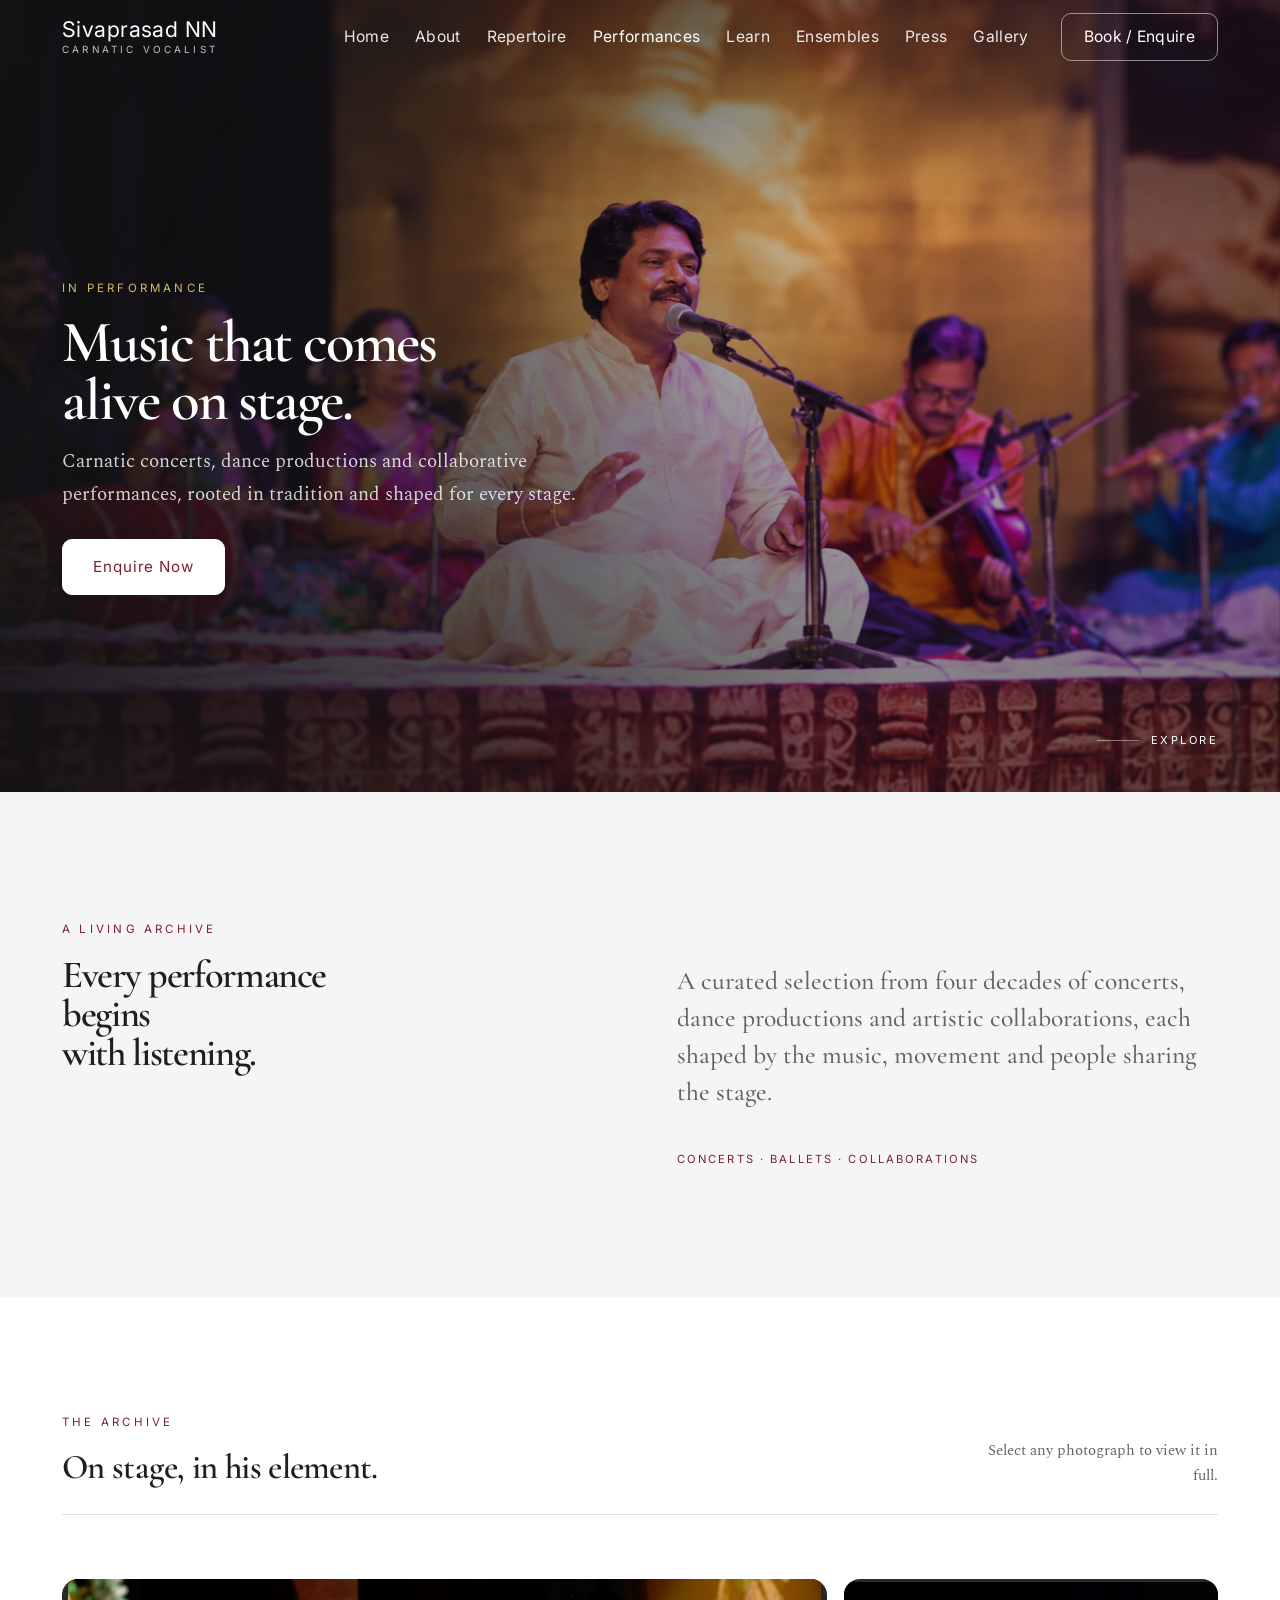
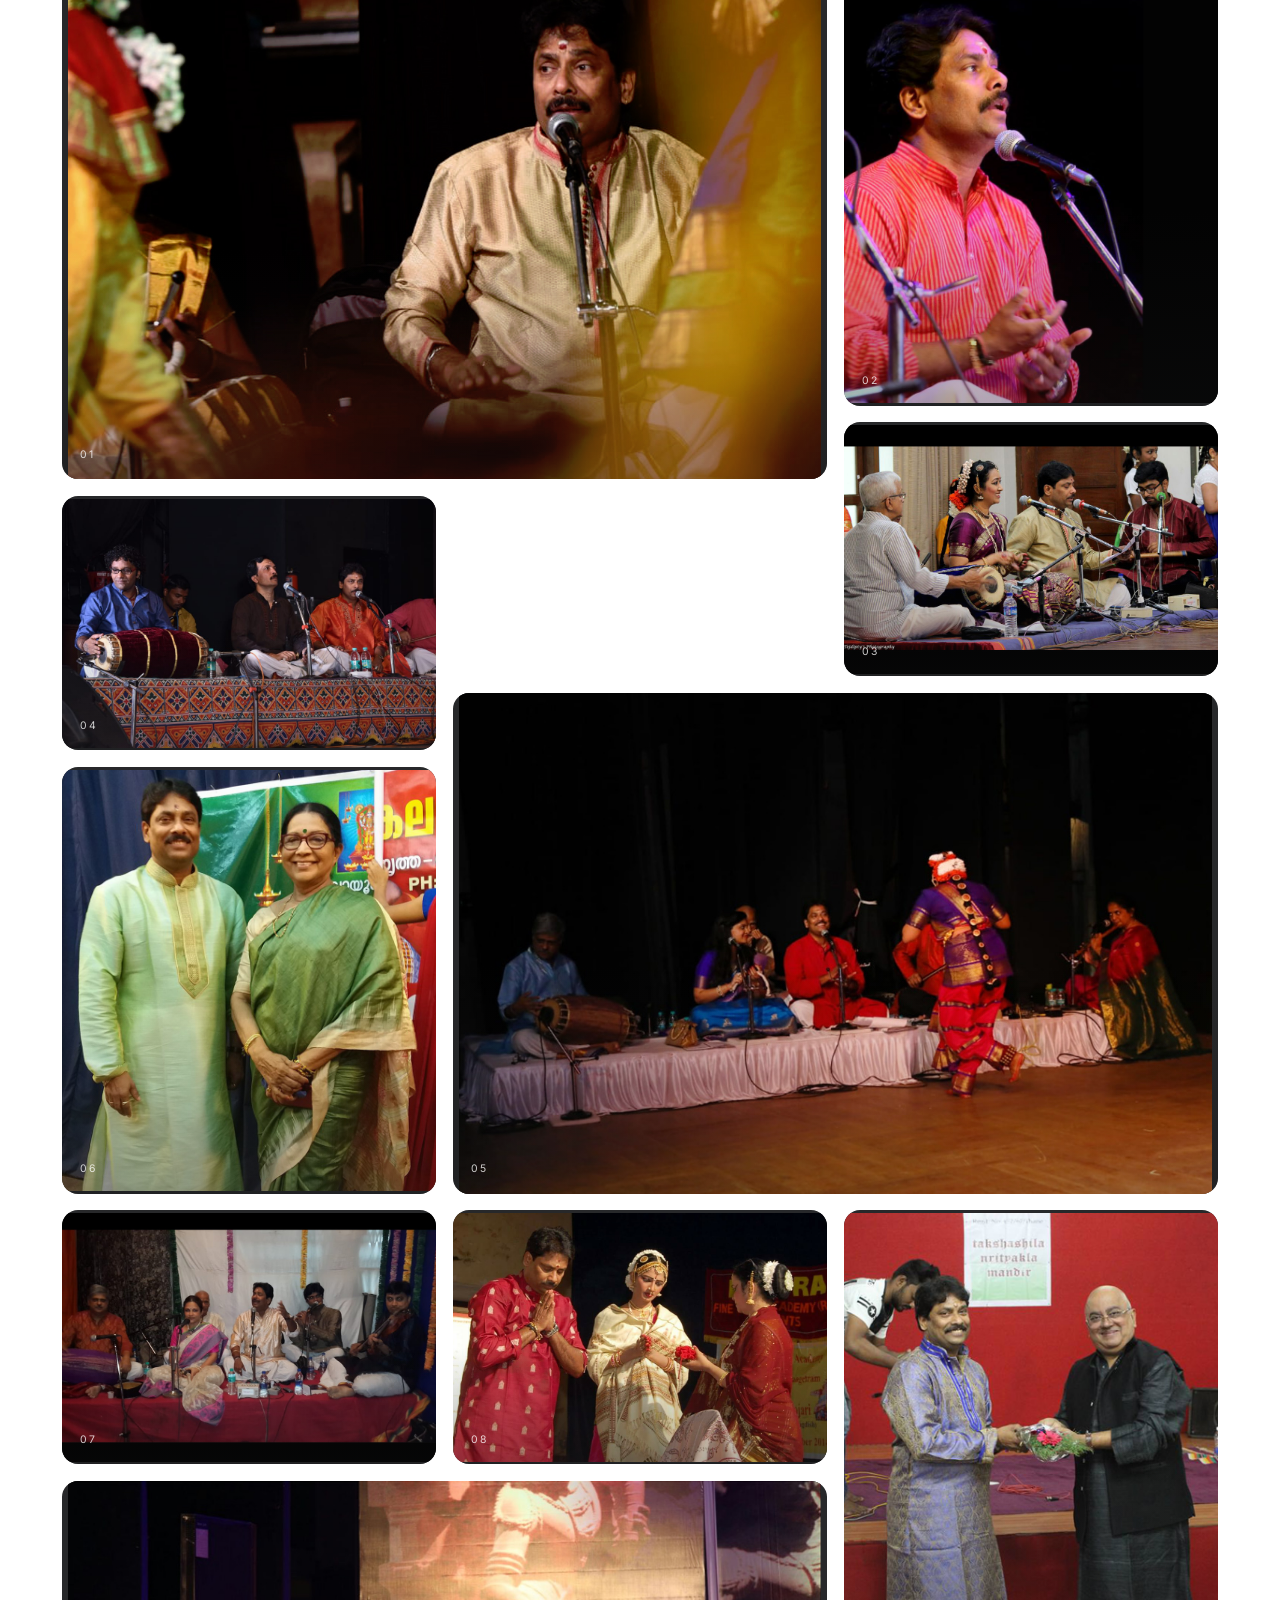
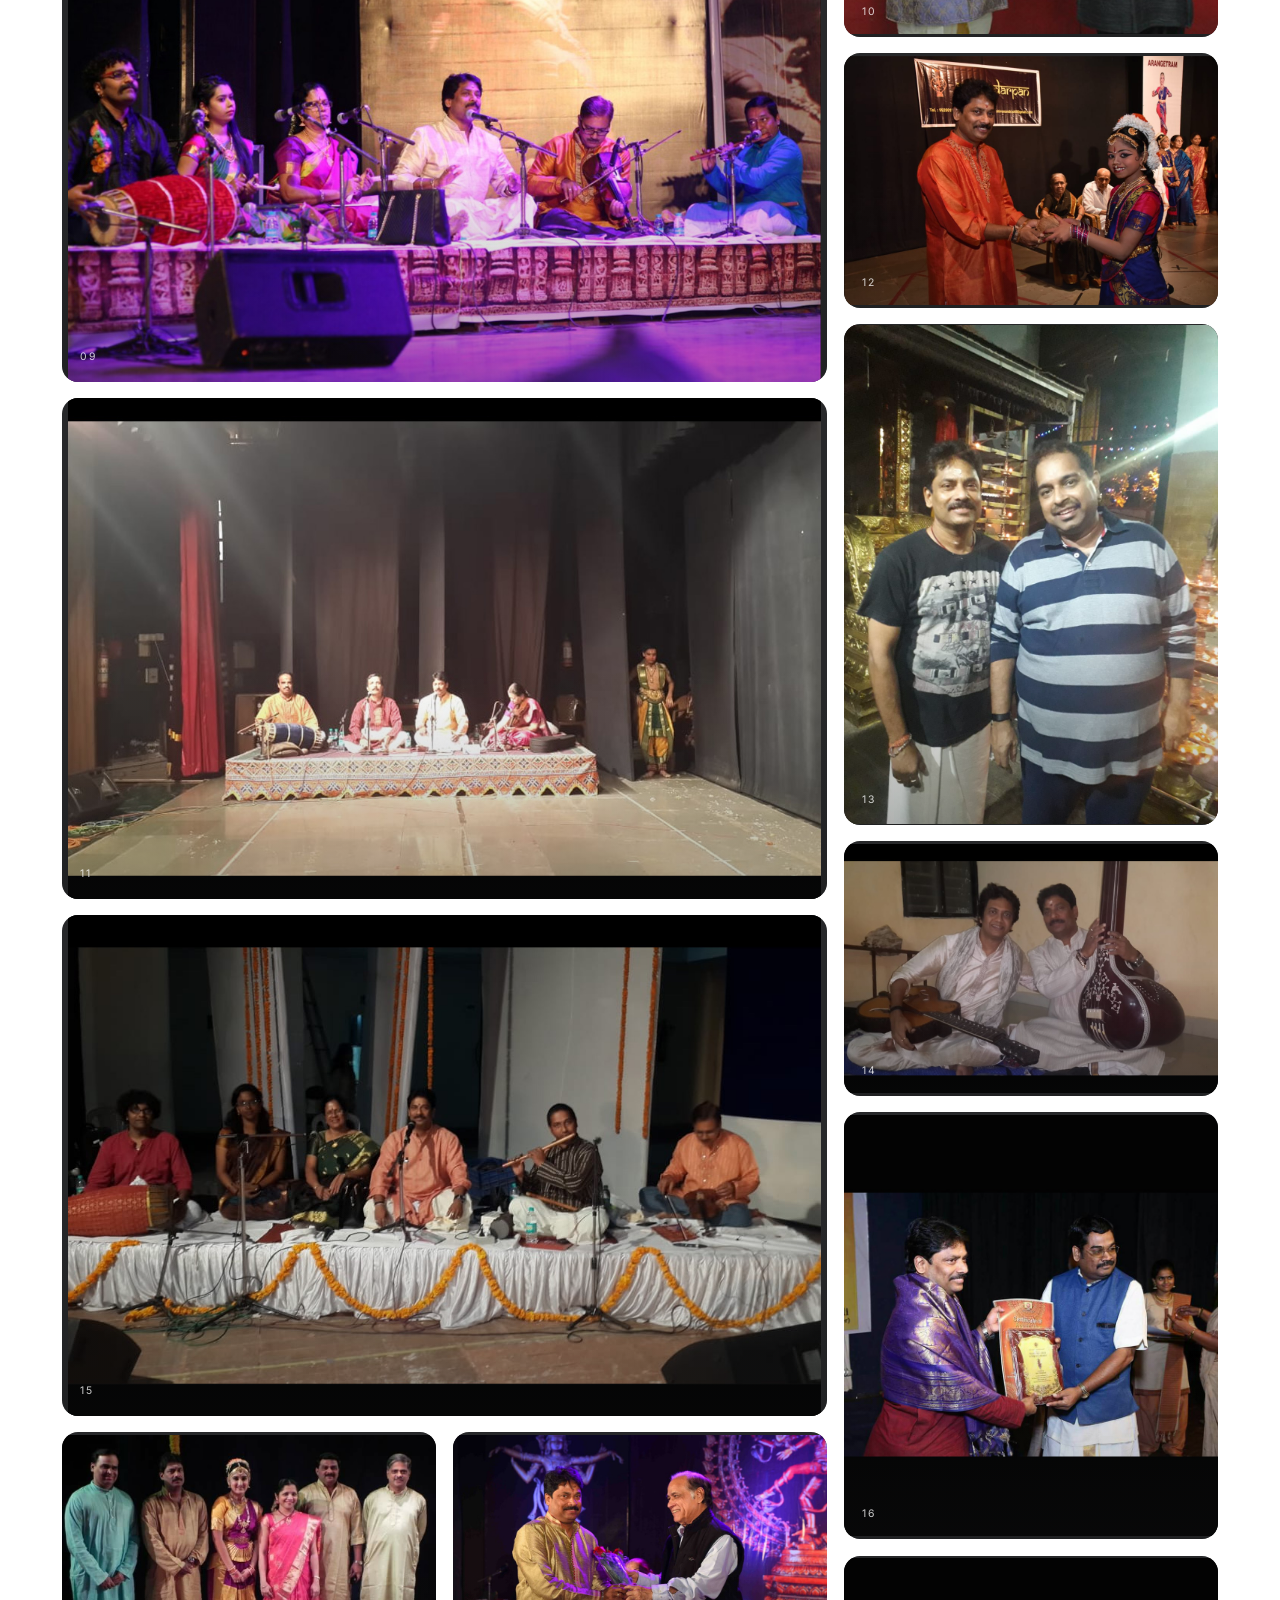
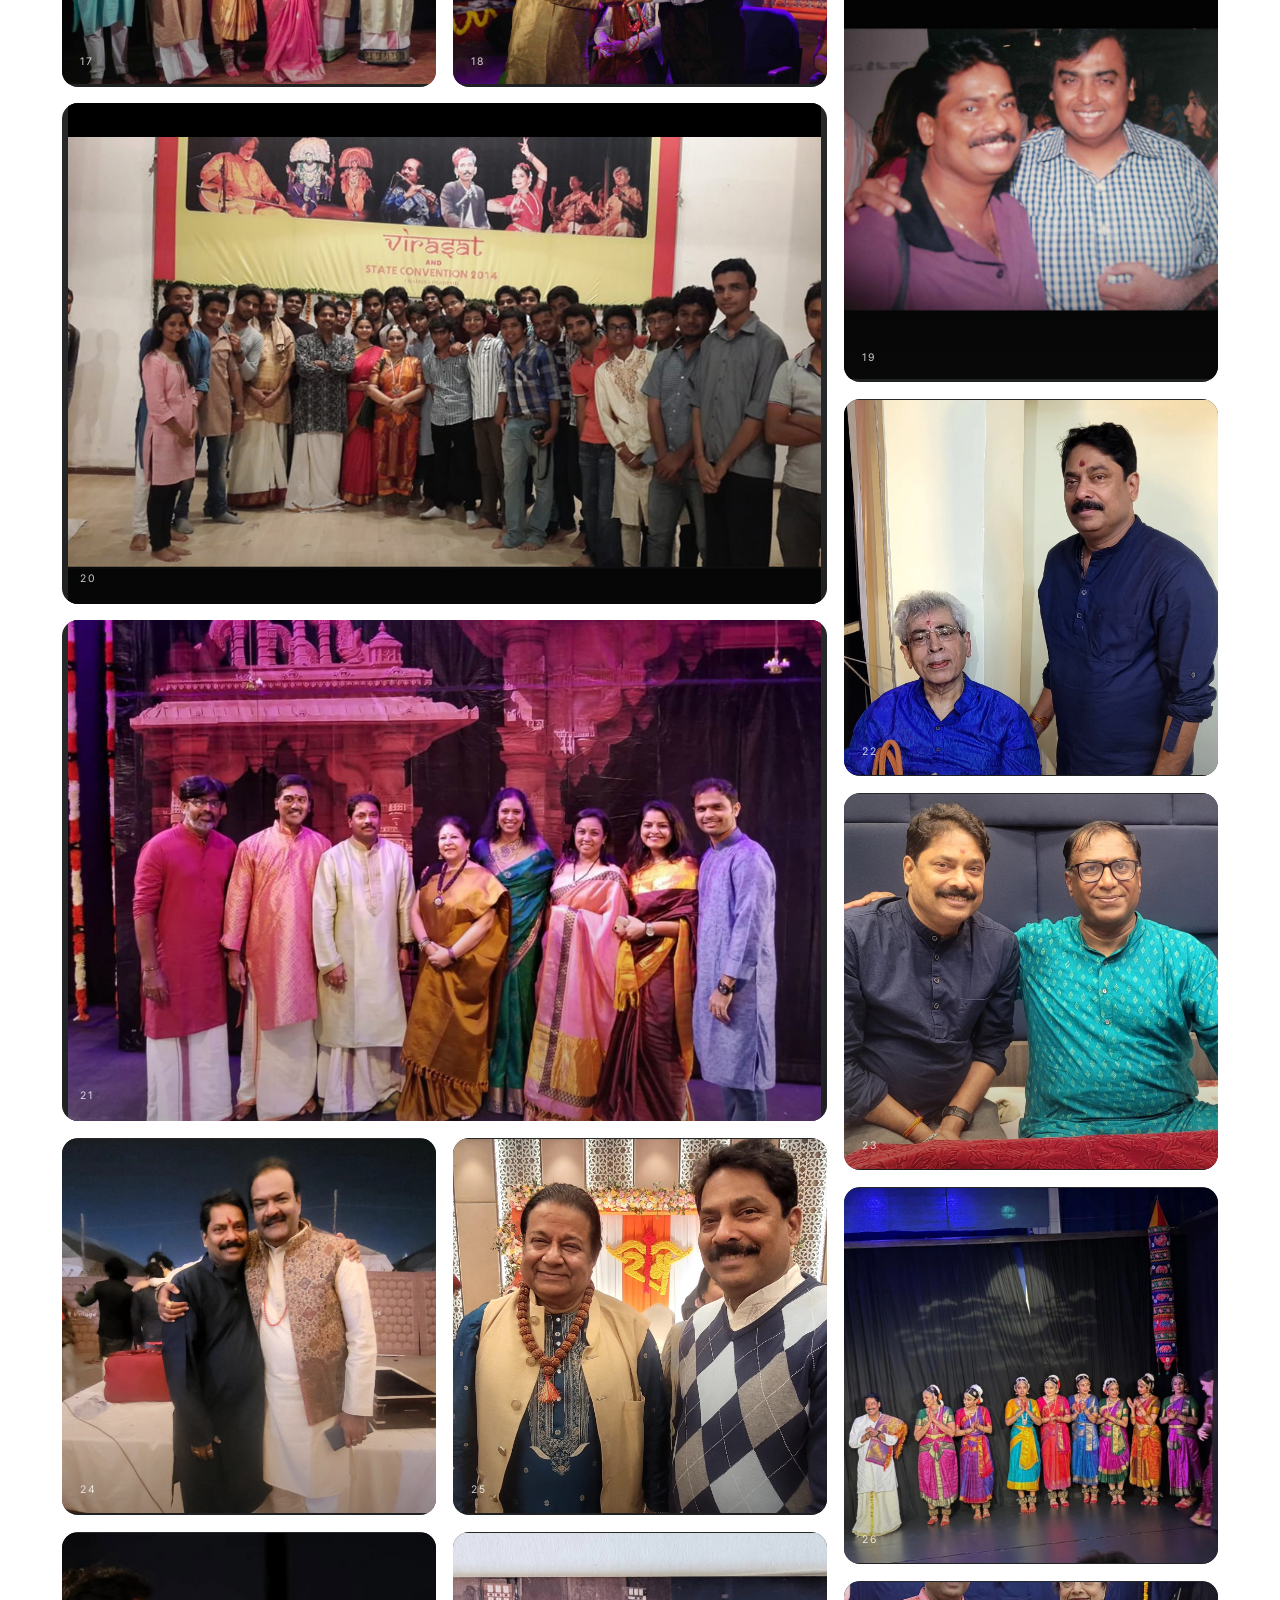
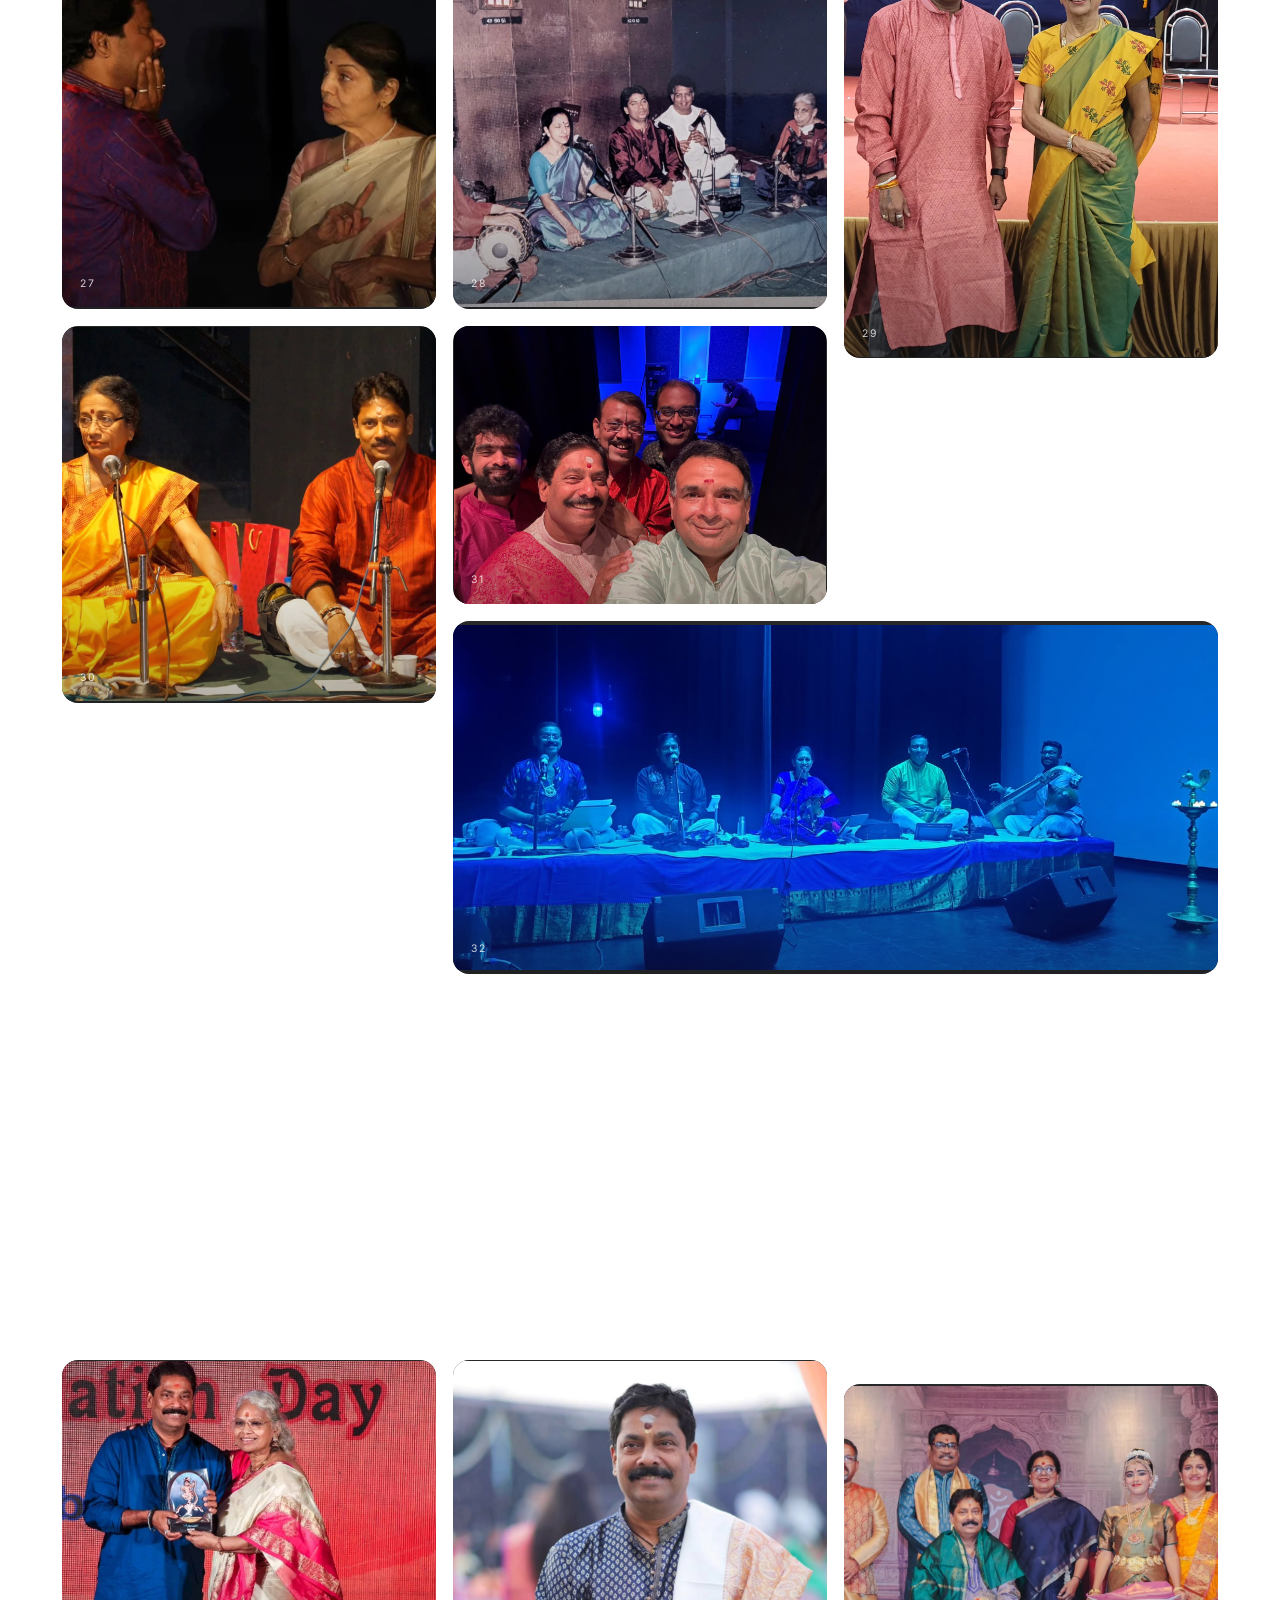
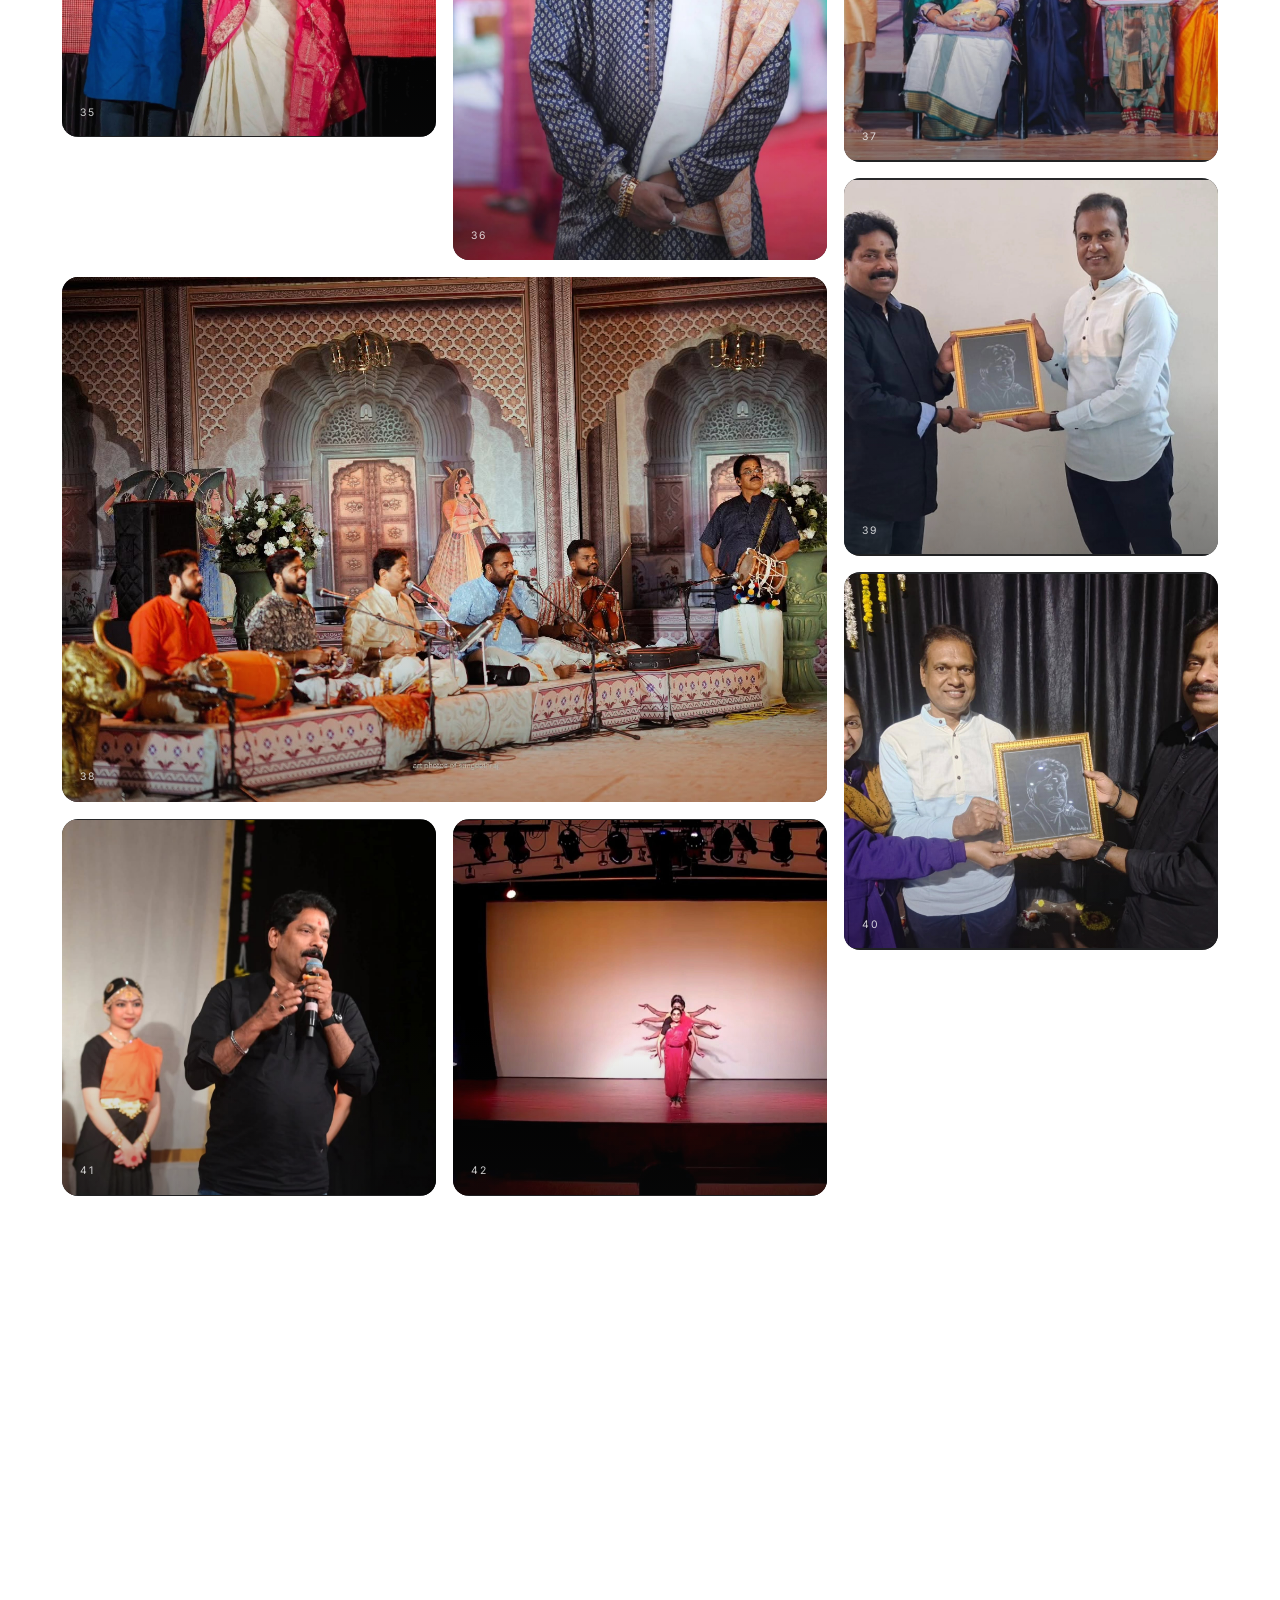
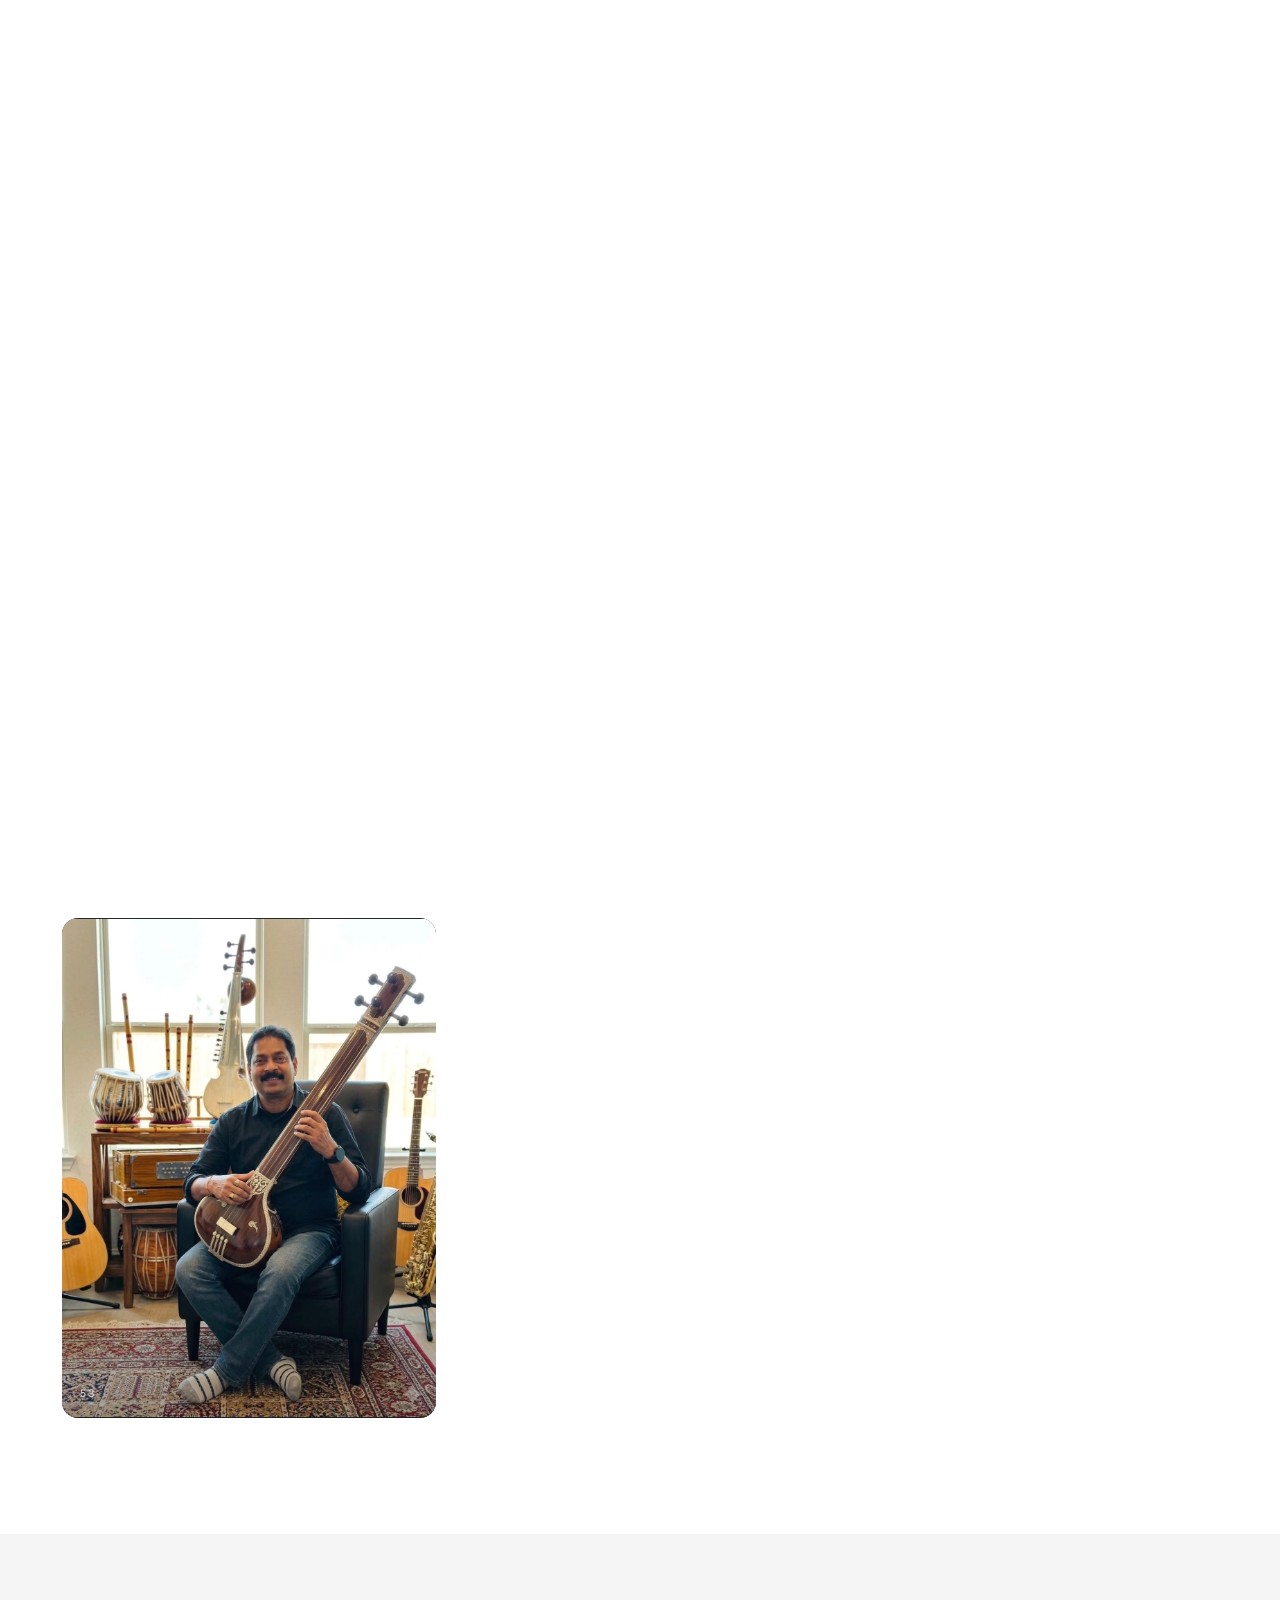
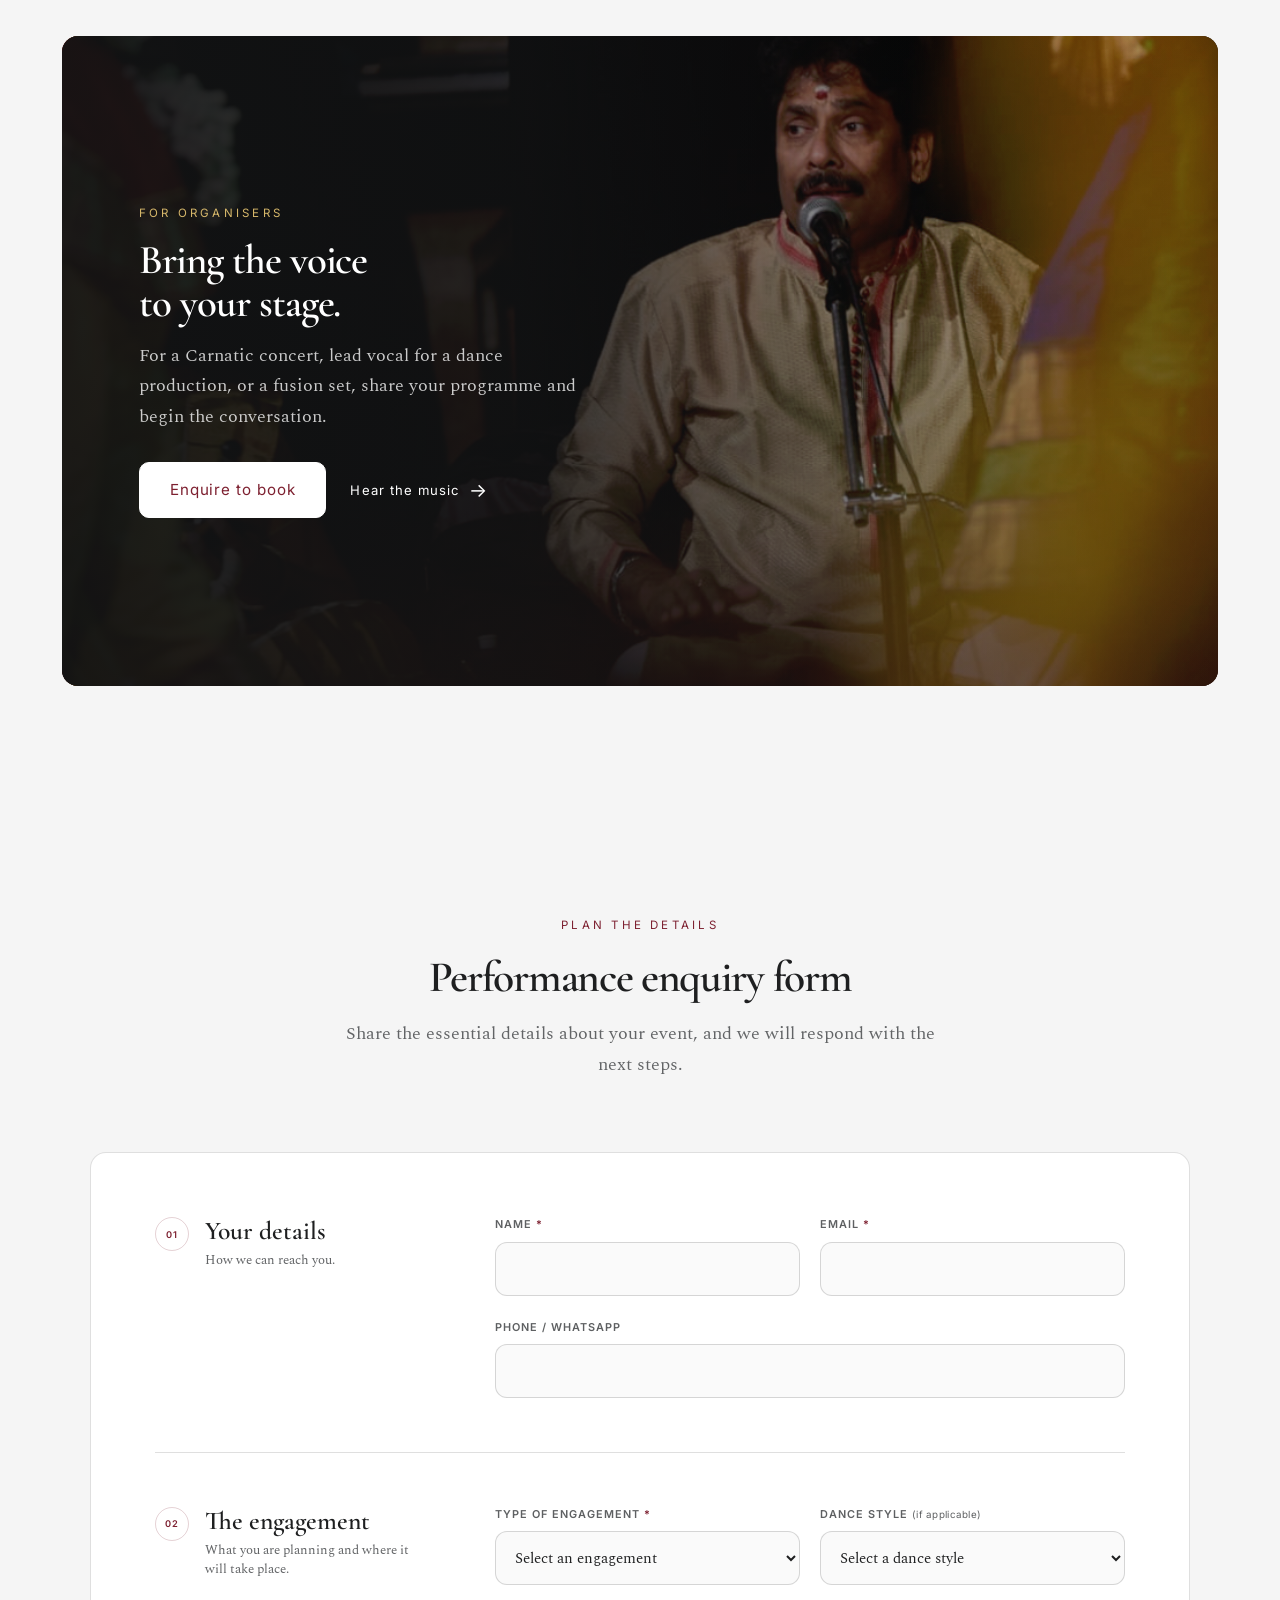
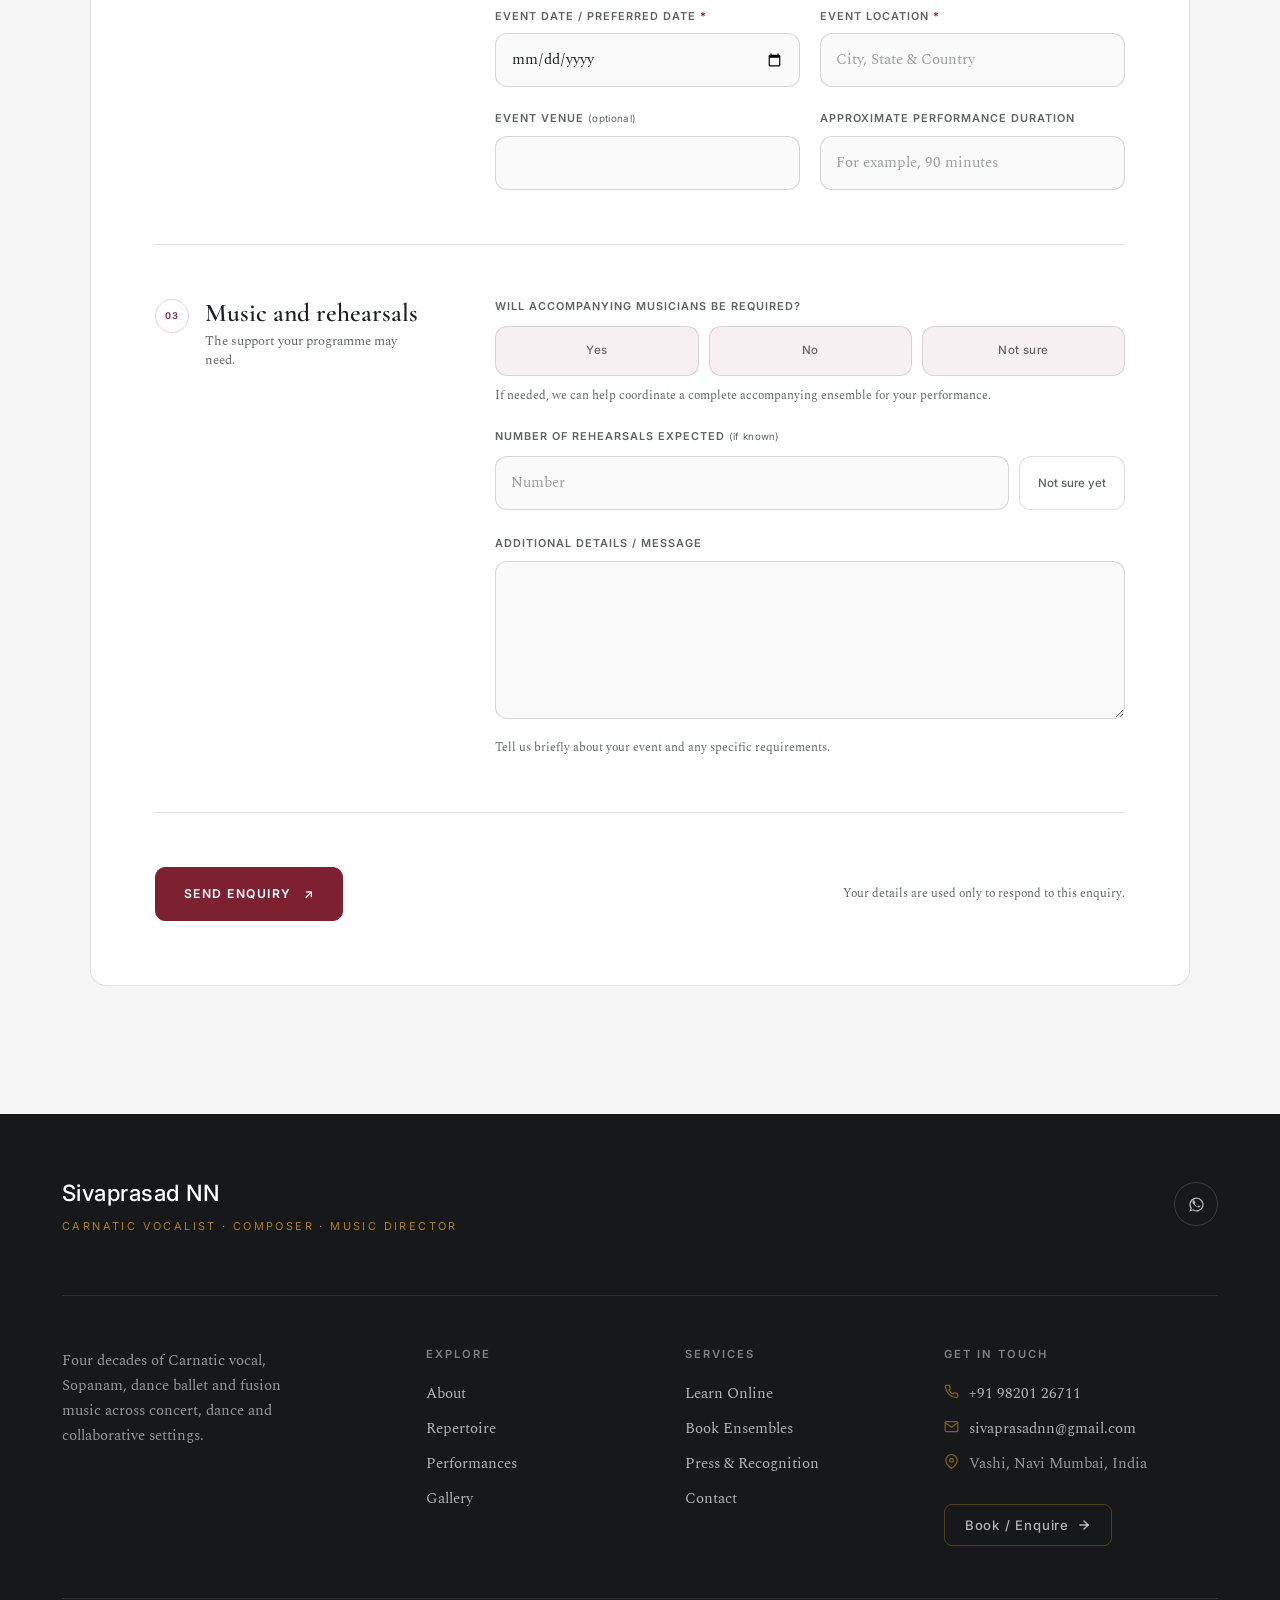
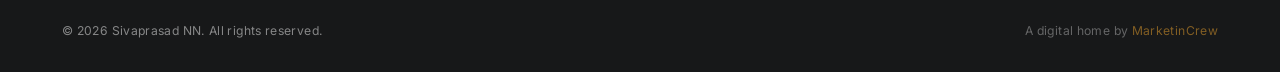
<file: performances.html>
<!DOCTYPE html>
<html lang="en">
<head>
<meta charset="UTF-8">
<meta name="viewport" content="width=device-width, initial-scale=1.0">
<title>Performances · Sivaprasad NN</title>
<meta name="description" content="A curated portfolio of Sivaprasad NN in performance, across Carnatic concerts, dance ballets and fusion, in India and abroad.">
<meta property="og:image" content="assets/photos/hero/hero-performances.jpg">
<link rel="preconnect" href="https://fonts.googleapis.com">
<link rel="preconnect" href="https://fonts.gstatic.com" crossorigin>
<link href="https://fonts.googleapis.com/css2?family=Cormorant+Garamond:wght@500;600;700&family=Inter:wght@300;400;500;600&family=Spectral:wght@400;500;600&display=swap" rel="stylesheet">
<link rel="icon" href="favicon.svg" type="image/svg+xml">
<link rel="stylesheet" href="css/style.css?v=equal-home-cards-1">
</head>
<body data-page="performances">
<div id="site-header"></div>
<main id="main-content">

<header class="pagehead performance-hero">
  <div class="bg"><img src="assets/photos/hero/hero-performances.webp" width="1672" height="941" fetchpriority="high" decoding="async" alt="Sivaprasad NN singing with an ensemble on stage"></div>
  <div class="inner wrap">
    <p class="kicker performance-hero__eyebrow">In performance</p>
    <h1 class="display">Music that comes alive on stage.</h1>
    <p class="performance-hero__intro">Carnatic concerts, dance productions and collaborative performances, rooted in tradition and shaped for every stage.</p>
    <div class="performance-hero__actions">
      <a href="#performance-enquiry" class="btn light performance-hero__cta">Enquire Now</a>
    </div>
  </div>
  <a class="performance-hero__scroll" href="#performance-story" aria-label="Continue to the performance archive"><span></span>Explore</a>
</header>

<section class="performance-story" id="performance-story">
  <div class="wrap performance-story__grid">
    <div class="performance-story__heading reveal">
      <p class="kicker">A living archive</p>
      <h2 class="display">Every performance begins with listening.</h2>
    </div>
    <div class="performance-story__copy reveal">
      <p class="lead">A curated selection from four decades of concerts, dance productions and artistic collaborations, each shaped by the music, movement and people sharing the stage.</p>
      <div class="performance-story__note">Concerts · ballets · collaborations</div>
    </div>
  </div>
</section>

<section class="performance-archive">
  <div class="wrap">
    <div class="performance-archive__head reveal">
      <div>
        <p class="kicker">The archive</p>
        <h2 class="display">On stage, in his element.</h2>
      </div>
      <p>Select any photograph to view it in full.</p>
    </div>
    <div class="performance-gallery" data-gallery data-gallery-source="performances"></div>
  </div>
</section>

<section class="performance-booking">
  <div class="wrap">
    <div class="performance-booking__panel reveal">
      <img class="performance-booking__image" src="assets/GAllery /photo-71.jpg" alt="Sivaprasad NN singing on stage">
      <div class="performance-booking__shade"></div>
      <div class="performance-booking__content">
        <p class="kicker">For organisers</p>
        <h2 class="display">Bring the voice to your stage.</h2>
        <p>For a Carnatic concert, lead vocal for a dance production, or a fusion set, share your programme and begin the conversation.</p>
        <div class="performance-booking__actions">
          <a href="#performance-enquiry" class="btn light">Enquire to book</a>
          <a href="music.html" class="performance-booking__link">Hear the music <span aria-hidden="true">→</span></a>
        </div>
      </div>
    </div>
  </div>
</section>

<section class="performance-enquiry" id="performance-enquiry">
  <div class="wrap">
    <header class="performance-enquiry__head center">
      <p class="kicker">Plan the details</p>
      <h2 class="display" id="performance-enquiry-title">Performance enquiry form</h2>
      <p>Share the essential details about your event, and we will respond with the next steps.</p>
    </header>

    <form class="performance-form" data-performance-enquiry-form aria-labelledby="performance-enquiry-title" action="https://formsubmit.co/sivaprasadnn@gmail.com" method="POST">
      <input type="hidden" name="_subject" value="Website enquiry: Performance booking">
      <input type="hidden" name="_captcha" value="false">
      <input type="hidden" name="_template" value="table">
      <input class="performance-form__honeypot" type="text" name="_honey" tabindex="-1" autocomplete="off" aria-label="Leave this field blank" aria-hidden="true">

      <section class="performance-form__section" aria-labelledby="performance-form-contact-heading">
        <div class="performance-form__section-head">
          <span aria-hidden="true">01</span>
          <div>
            <h3 id="performance-form-contact-heading">Your details</h3>
            <p>How we can reach you.</p>
          </div>
        </div>
        <div class="performance-form__section-body">
          <div class="performance-form__grid performance-form__grid--two">
            <div class="performance-form__field">
              <label for="performance-name">Name <span aria-hidden="true">*</span><span class="sr-only"> required</span></label>
              <input id="performance-name" type="text" name="Name" autocomplete="name" required>
            </div>
            <div class="performance-form__field">
              <label for="performance-email">Email <span aria-hidden="true">*</span><span class="sr-only"> required</span></label>
              <input id="performance-email" type="email" name="Email" autocomplete="email" spellcheck="false" required>
            </div>
          </div>
          <div class="performance-form__field">
            <label for="performance-phone">Phone / WhatsApp</label>
            <input id="performance-phone" type="tel" name="Phone / WhatsApp" autocomplete="tel">
          </div>
        </div>
      </section>

      <section class="performance-form__section" aria-labelledby="performance-form-event-heading">
        <div class="performance-form__section-head">
          <span aria-hidden="true">02</span>
          <div>
            <h3 id="performance-form-event-heading">The engagement</h3>
            <p>What you are planning and where it will take place.</p>
          </div>
        </div>
        <div class="performance-form__section-body">
          <div class="performance-form__grid performance-form__grid--two">
            <div class="performance-form__field">
              <label for="performance-type">Type of Engagement <span aria-hidden="true">*</span><span class="sr-only"> required</span></label>
              <select id="performance-type" name="Type of Engagement" required>
                <option value="" selected disabled>Select an engagement</option>
                <option>Carnatic Concert</option>
                <option>Arangetram / Rangapravesham</option>
                <option>Dance Performance / Production</option>
                <option>Festival / Cultural Program</option>
                <option>Other</option>
              </select>
            </div>
            <div class="performance-form__field">
              <label for="performance-dance-style">Dance Style <small>(if applicable)</small></label>
              <select id="performance-dance-style" name="Dance Style">
                <option value="" selected>Select a dance style</option>
                <option>Bharatanatyam</option>
                <option>Kuchipudi</option>
                <option>Odissi</option>
                <option>Mohiniyattam</option>
                <option>Kathakali</option>
                <option>Other</option>
              </select>
            </div>
          </div>

          <div class="performance-form__grid performance-form__grid--two">
            <div class="performance-form__field">
              <label for="performance-date">Event Date / Preferred Date <span aria-hidden="true">*</span><span class="sr-only"> required</span></label>
              <input id="performance-date" type="date" name="Event Date / Preferred Date" required>
            </div>
            <div class="performance-form__field">
              <label for="performance-location">Event Location <span aria-hidden="true">*</span><span class="sr-only"> required</span></label>
              <input id="performance-location" type="text" name="Event Location" placeholder="City, State &amp; Country" autocomplete="off" required>
            </div>
          </div>

          <div class="performance-form__grid performance-form__grid--two">
            <div class="performance-form__field">
              <label for="performance-venue">Event Venue <small>(optional)</small></label>
              <input id="performance-venue" type="text" name="Event Venue">
            </div>
            <div class="performance-form__field">
              <label for="performance-duration">Approximate Performance Duration</label>
              <input id="performance-duration" type="text" name="Approximate Performance Duration" placeholder="For example, 90 minutes">
            </div>
          </div>
        </div>
      </section>

      <section class="performance-form__section" aria-labelledby="performance-form-support-heading">
        <div class="performance-form__section-head">
          <span aria-hidden="true">03</span>
          <div>
            <h3 id="performance-form-support-heading">Music and rehearsals</h3>
            <p>The support your programme may need.</p>
          </div>
        </div>
        <div class="performance-form__section-body">
          <fieldset class="performance-form__choices" aria-describedby="performance-accompaniment-note">
            <legend>Will accompanying musicians be required?</legend>
            <div class="performance-form__choice-grid">
              <label class="performance-form__choice"><input type="radio" name="Accompanying Musicians Required" value="Yes"><span>Yes</span></label>
              <label class="performance-form__choice"><input type="radio" name="Accompanying Musicians Required" value="No"><span>No</span></label>
              <label class="performance-form__choice"><input type="radio" name="Accompanying Musicians Required" value="Not sure"><span>Not sure</span></label>
            </div>
            <p class="performance-form__help" id="performance-accompaniment-note">If needed, we can help coordinate a complete accompanying ensemble for your performance.</p>
          </fieldset>

          <fieldset class="performance-form__rehearsals">
            <legend>Number of Rehearsals Expected <small>(if known)</small></legend>
            <div class="performance-form__rehearsal-row">
              <input id="performance-rehearsal-count" type="number" name="Number of Rehearsals Expected" min="0" step="1" inputmode="numeric" placeholder="Number" aria-label="Number of rehearsals expected">
              <label class="performance-form__unknown">
                <input type="checkbox" name="Rehearsal Count Status" value="Not sure yet" data-rehearsals-unknown aria-controls="performance-rehearsal-count">
                <span>Not sure yet</span>
              </label>
            </div>
          </fieldset>

          <div class="performance-form__field performance-form__field--message">
            <label for="performance-details">Additional Details / Message</label>
            <textarea id="performance-details" name="Additional Details / Message" rows="6" aria-describedby="performance-details-help"></textarea>
            <p class="performance-form__help" id="performance-details-help">Tell us briefly about your event and any specific requirements.</p>
          </div>
        </div>
      </section>

      <div class="performance-form__footer">
        <button type="submit" class="performance-form__submit">Send enquiry <span aria-hidden="true">↗</span></button>
        <p>Your details are used only to respond to this enquiry.</p>
      </div>
    </form>
  </div>
</section>

</main>
<div id="site-footer"></div>
<script src="js/data.js"></script>
<script src="js/components.js?v=nav-gallery-1"></script>
<script src="js/main.js?v=site-polish-1"></script>
</body>
</html>
</file>
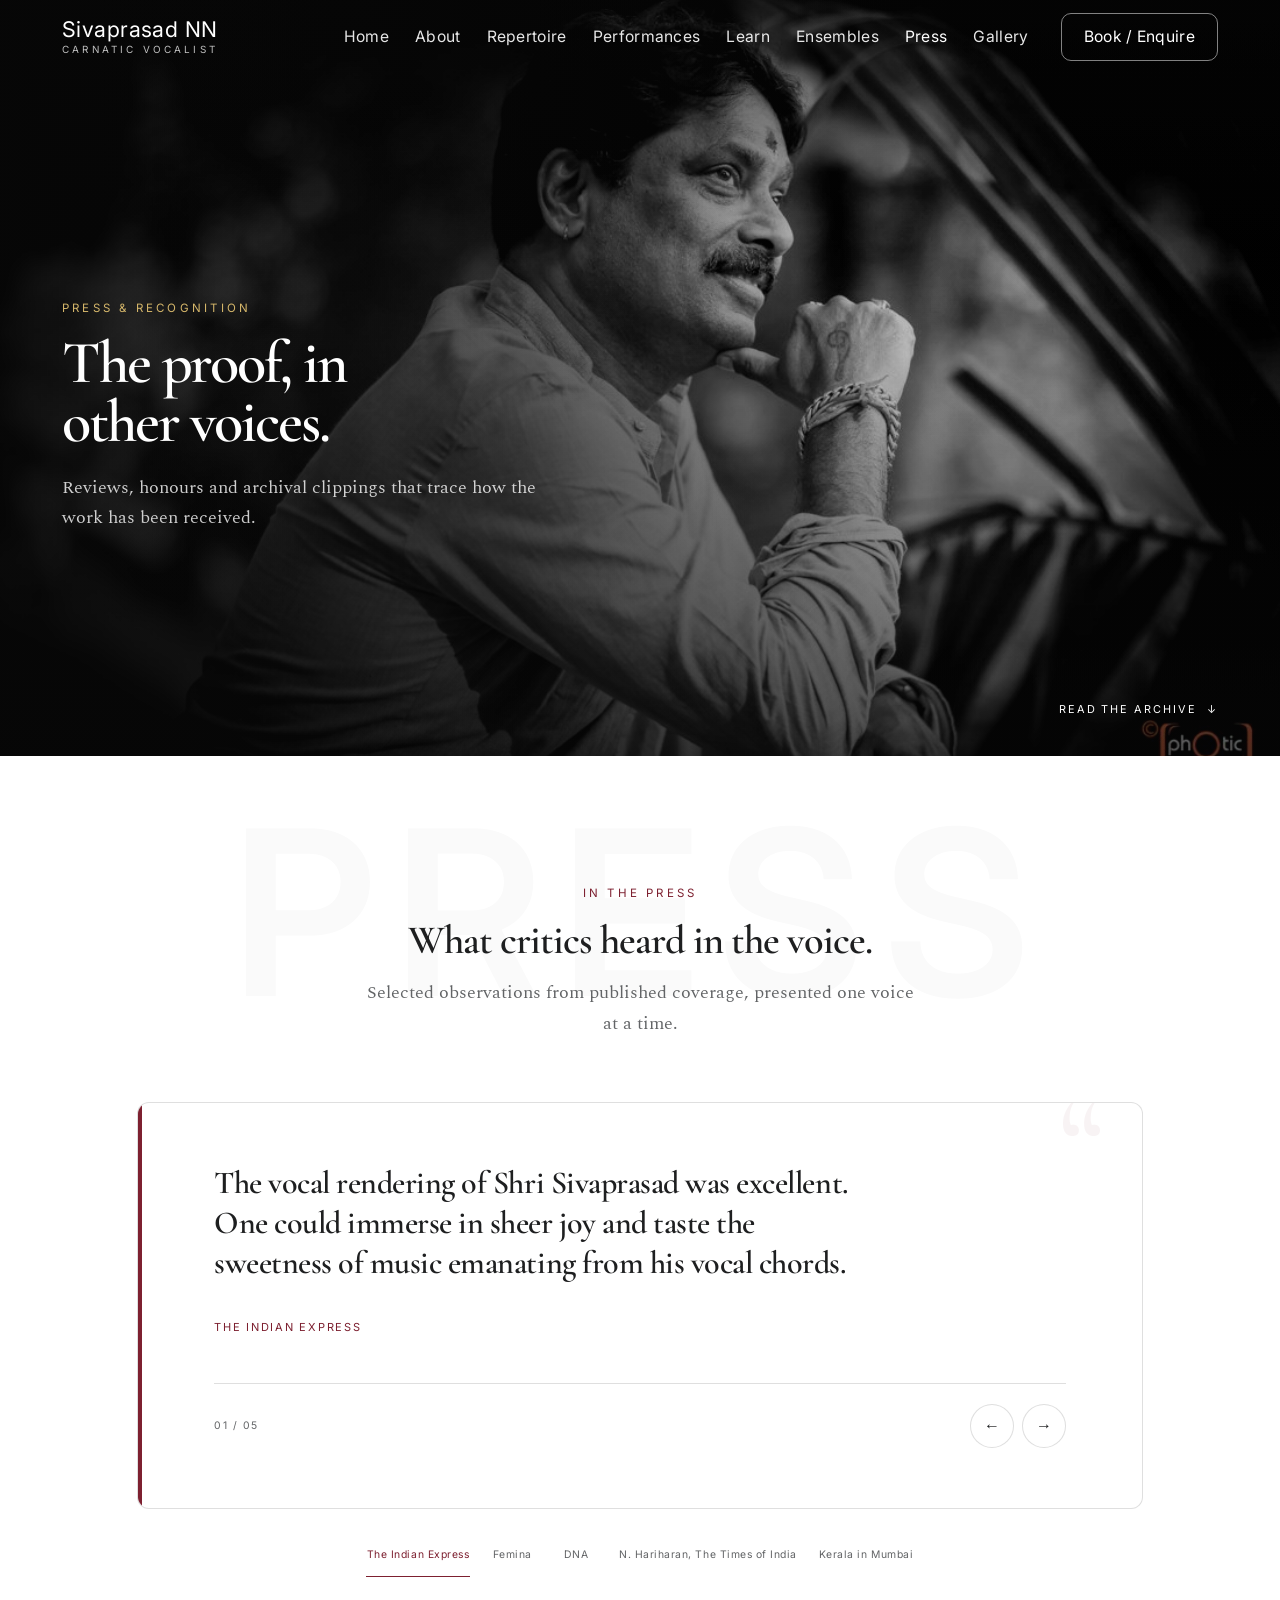
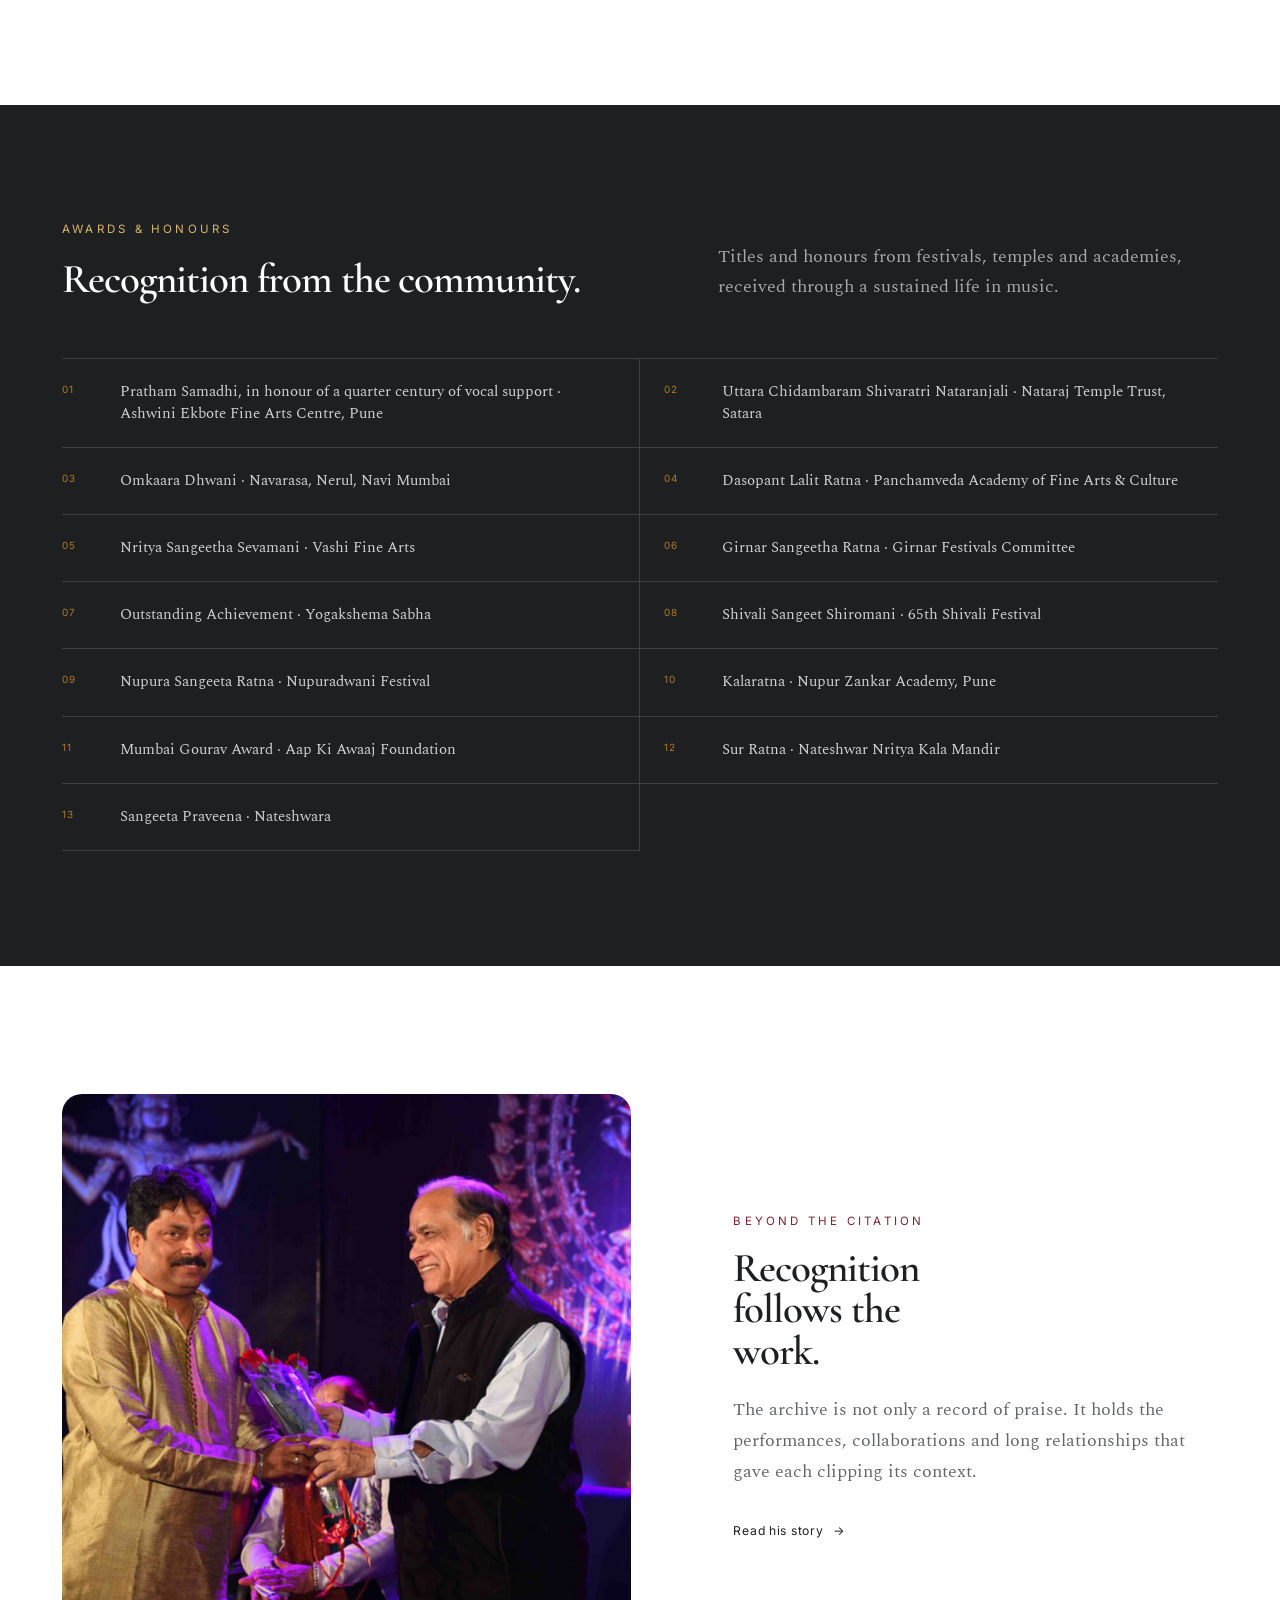
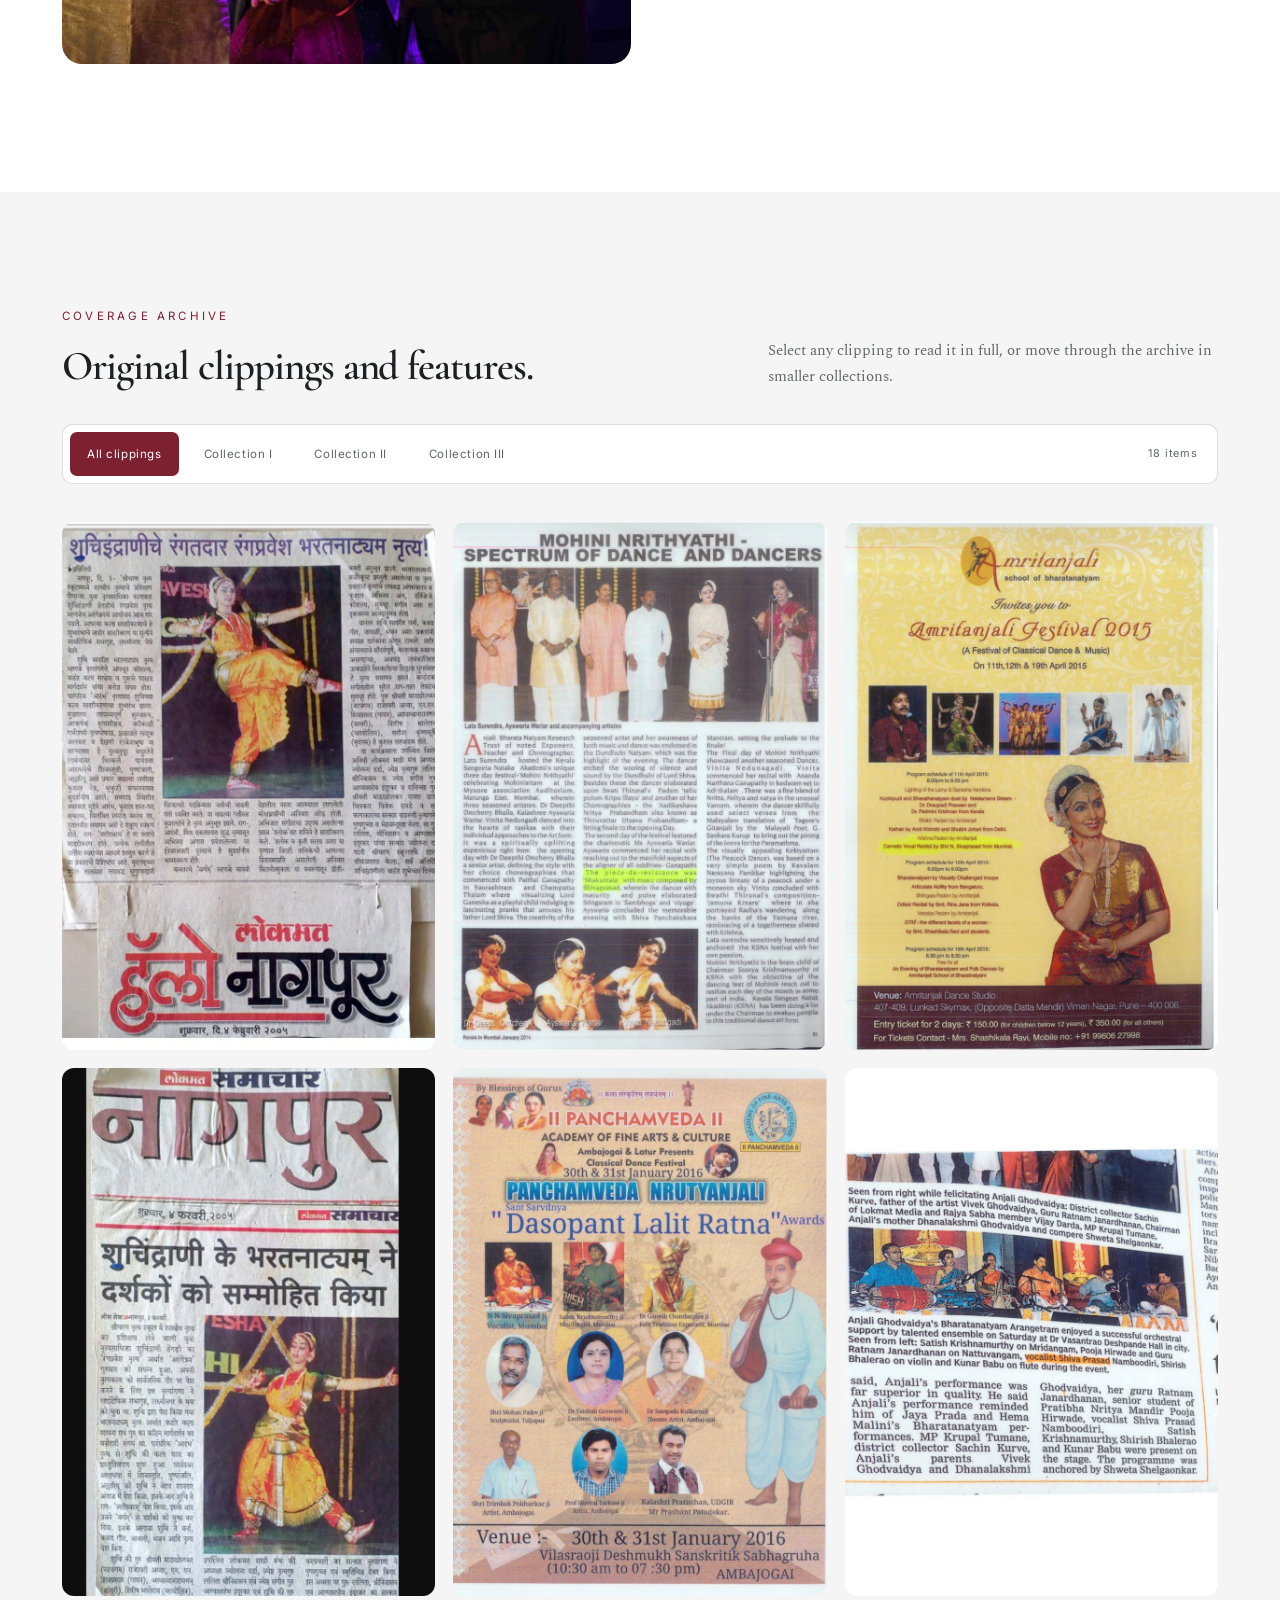
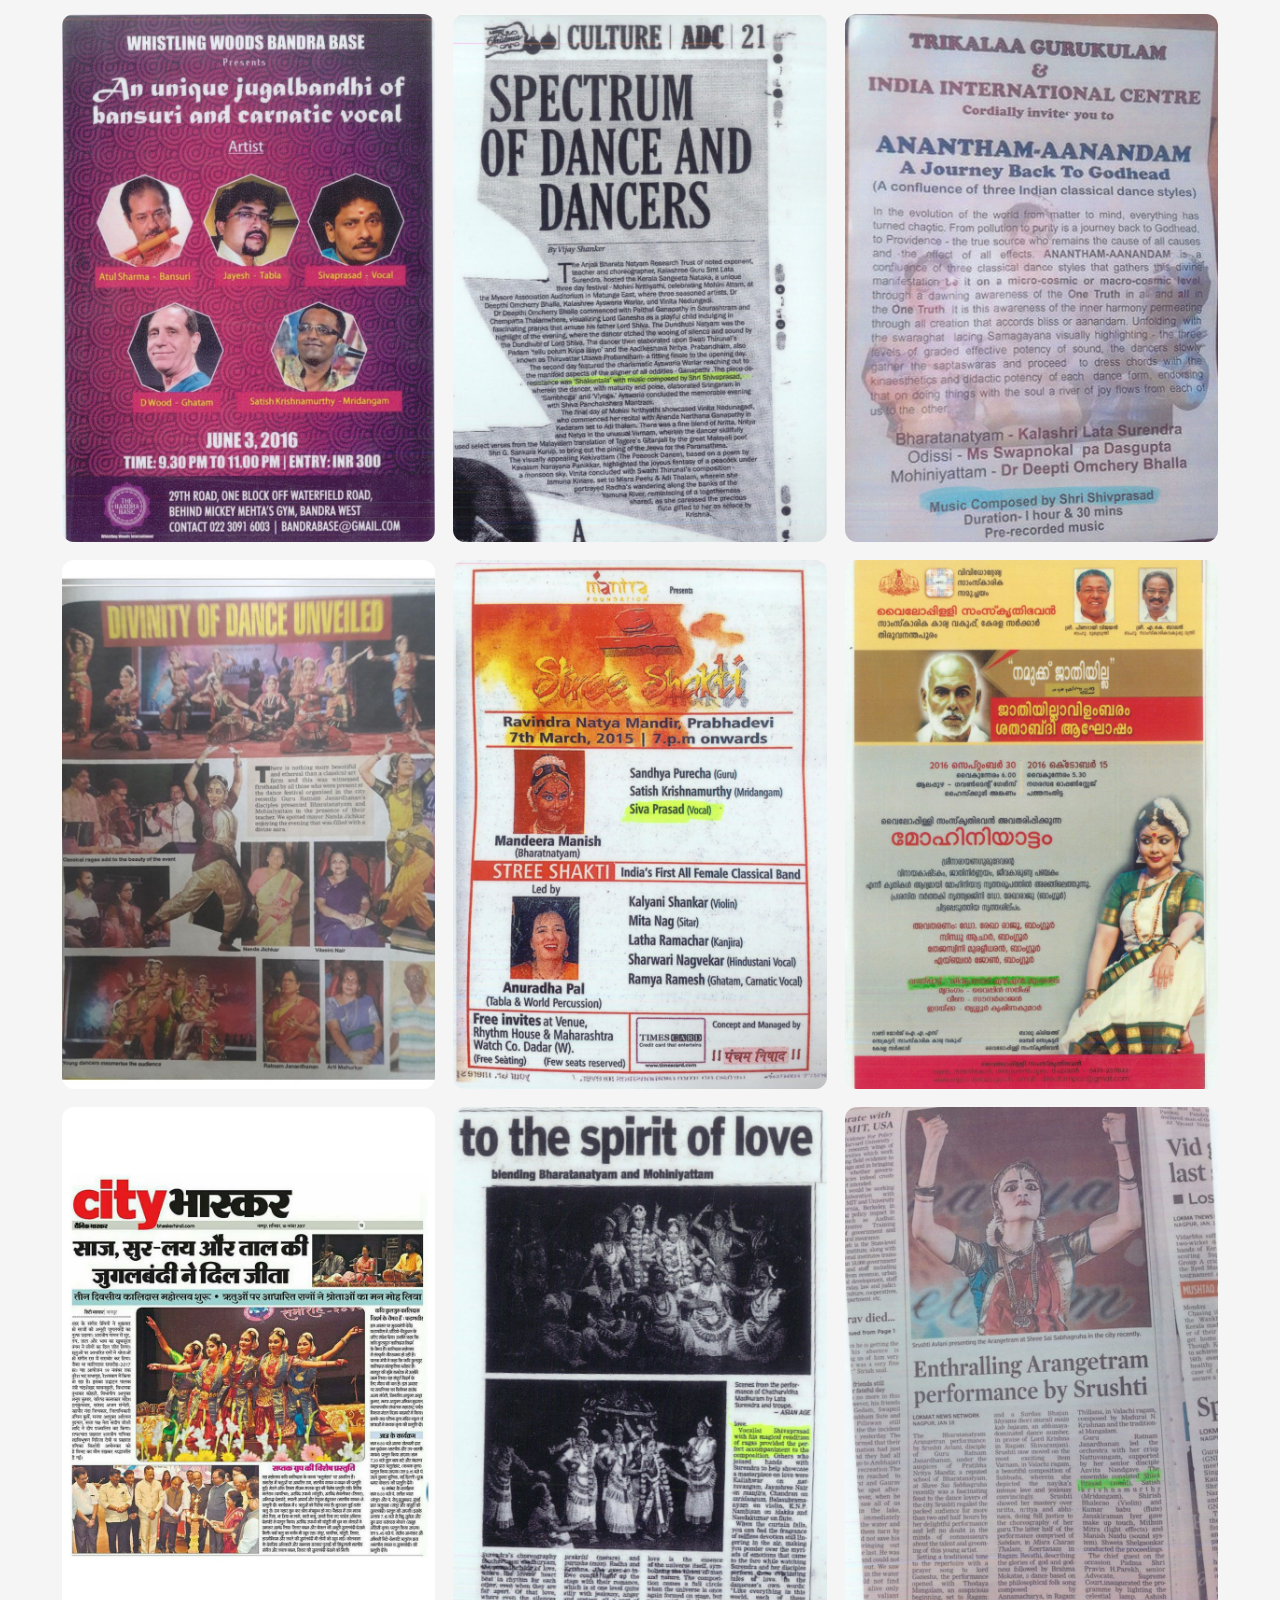
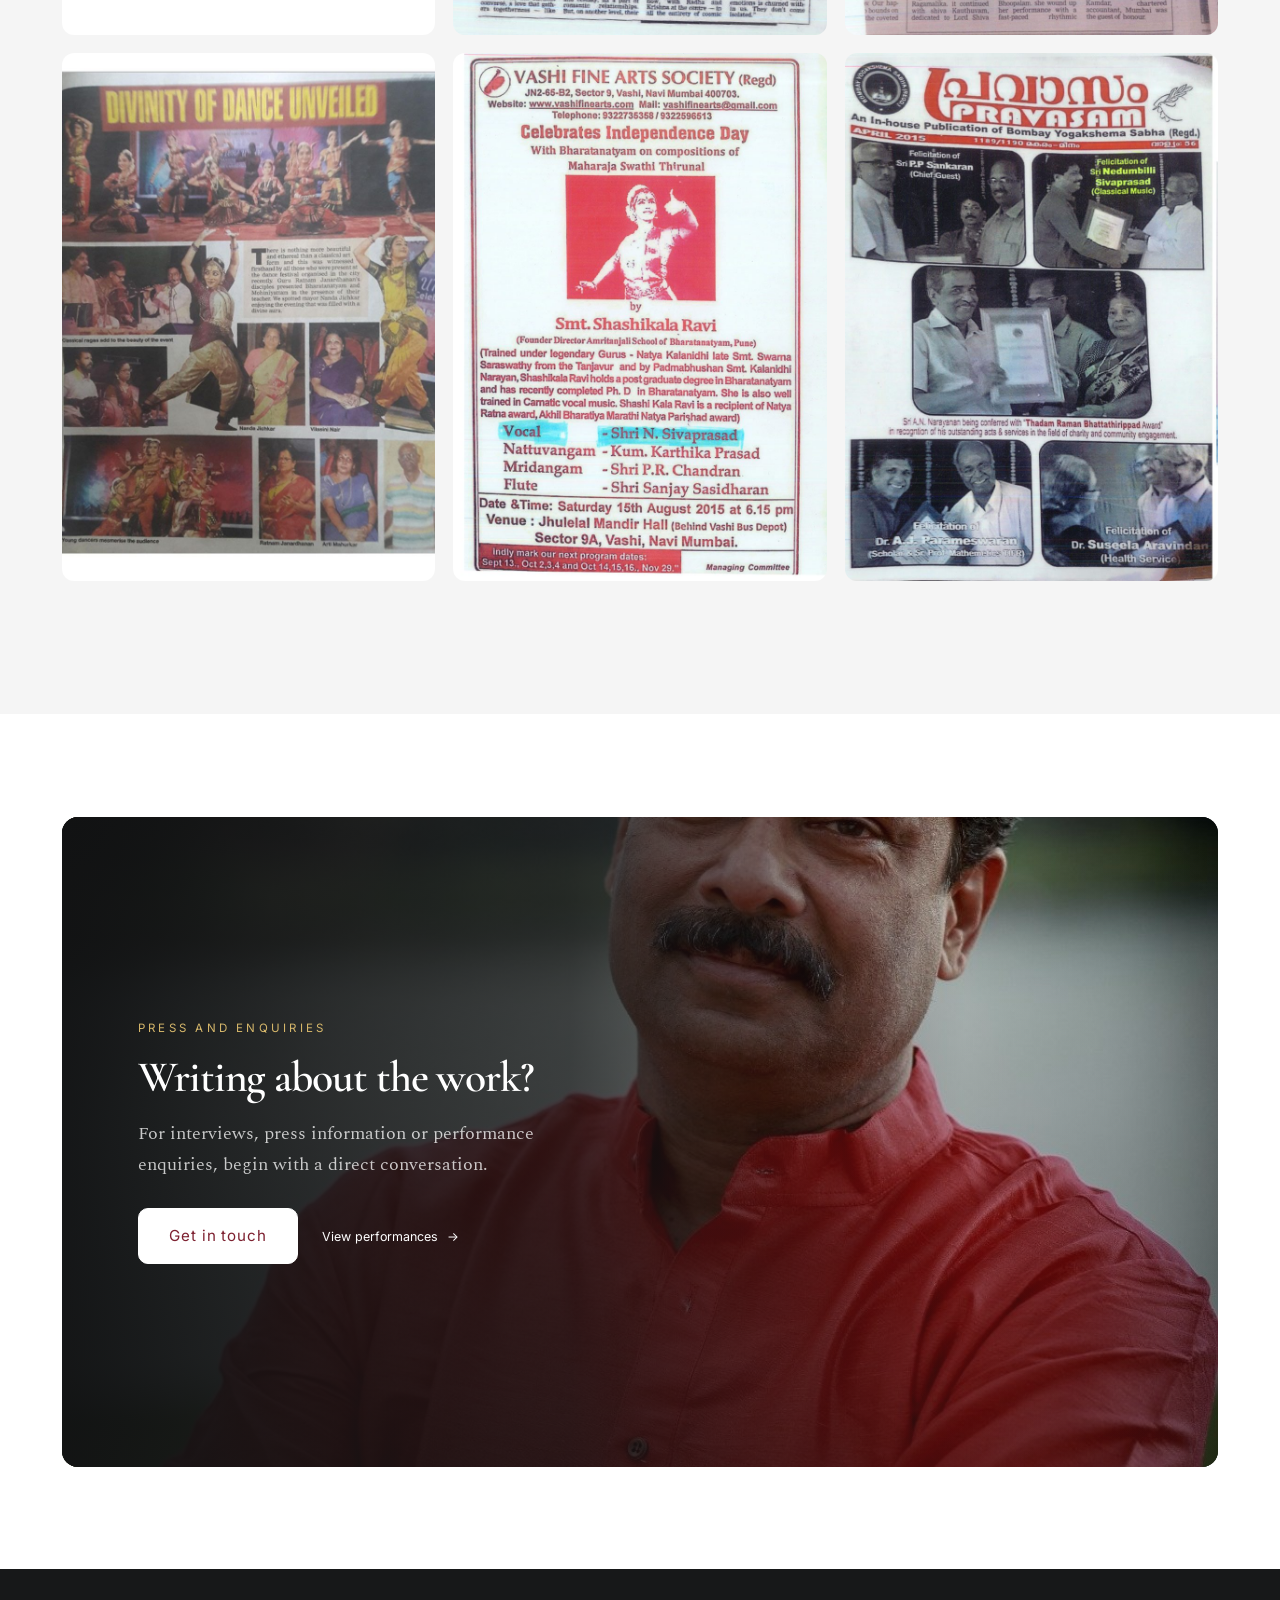
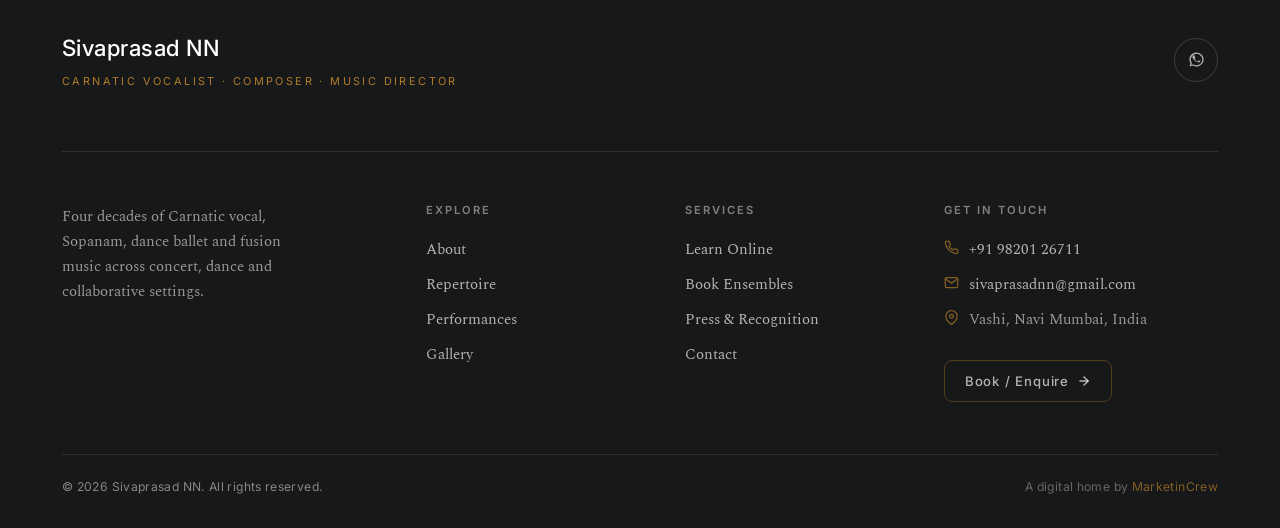
<file: press.html>
<!DOCTYPE html>
<html lang="en">
<head>
<meta charset="UTF-8">
<meta name="viewport" content="width=device-width, initial-scale=1.0">
<title>Press &amp; Recognition · Sivaprasad NN</title>
<meta name="description" content="Press coverage, awards and honours for Sivaprasad NN, and the legendary gurus and artistes he has shared the stage with.">
<meta property="og:image" content="assets/photos/portrait/portrait-bw.jpg">
<link rel="preconnect" href="https://fonts.googleapis.com">
<link rel="preconnect" href="https://fonts.gstatic.com" crossorigin>
<link href="https://fonts.googleapis.com/css2?family=Cormorant+Garamond:wght@500;600;700&family=Inter:wght@300;400;500;600&family=Spectral:wght@400;500;600&display=swap" rel="stylesheet">
<link rel="icon" href="favicon.svg" type="image/svg+xml">
<link rel="stylesheet" href="css/style.css?v=equal-home-cards-1">
</head>
<body data-page="press">
<div id="site-header"></div>

<header class="pagehead press-hero">
  <div class="bg"><img src="assets/photos/portrait/portrait-bw.jpg" alt="Black and white portrait of Sivaprasad NN"></div>
  <div class="inner wrap">
    <p class="kicker">Press &amp; recognition</p>
    <h1 class="display">The proof, in other voices.</h1>
    <p class="press-hero__intro">Reviews, honours and archival clippings that trace how the work has been received.</p>
  </div>
  <a class="press-hero__scroll" href="#press-voices">Read the archive <span>↓</span></a>
</header>

<section class="press-voices" id="press-voices">
  <div class="wrap press-voices__layout">
    <div class="press-voices__heading reveal"><p class="kicker">In the press</p><h2 class="display">What critics heard in the voice.</h2><p>Selected observations from published coverage, presented one voice at a time.</p></div>
    <div class="press-quote-reader reveal" data-press-quotes>
      <div class="press-quote-reader__mark">“</div>
      <div class="press-quote-reader__stage" data-press-quote-stage></div>
      <div class="press-quote-reader__controls"><span data-press-quote-count>01 / 05</span><div><button type="button" data-press-quote-prev aria-label="Previous quote">←</button><button type="button" data-press-quote-next aria-label="Next quote">→</button></div></div>
    </div>
    <div class="press-quote-sources reveal" data-press-quote-sources aria-label="Choose a press source"></div>
  </div>
</section>

<section class="press-honours">
  <div class="wrap">
    <div class="press-honours__head reveal"><div><p class="kicker">Awards &amp; honours</p><h2 class="display">Recognition from the community.</h2></div><p>Titles and honours from festivals, temples and academies, received through a sustained life in music.</p></div>
    <div class="press-honours__list reveal" data-press-honours></div>
  </div>
</section>

<section class="press-feature">
  <div class="wrap press-feature__grid">
    <div class="press-feature__image reveal"><img src="assets/GAllery /photo-55.jpg" alt="Sivaprasad NN receiving recognition at an event"></div>
    <div class="press-feature__content reveal"><p class="kicker">Beyond the citation</p><h2 class="display">Recognition follows the work.</h2><p>The archive is not only a record of praise. It holds the performances, collaborations and long relationships that gave each clipping its context.</p><a href="about.html" class="press-text-link">Read his story <span>→</span></a></div>
  </div>
</section>

<section class="press-archive">
  <div class="wrap">
    <div class="press-archive__head reveal">
      <div><p class="kicker">Coverage archive</p><h2 class="display">Original clippings and features.</h2></div>
      <p>Select any clipping to read it in full, or move through the archive in smaller collections.</p>
    </div>
    <div class="press-filterbar reveal" data-press-filters>
      <button type="button" class="active" data-press-filter="all">All clippings</button>
      <button type="button" data-press-filter="1">Collection I</button>
      <button type="button" data-press-filter="2">Collection II</button>
      <button type="button" data-press-filter="3">Collection III</button>
      <span data-press-result-count>18 items</span>
    </div>
    <div class="press-grid press-archive__grid" data-press></div>
  </div>
</section>

<section class="press-closing">
  <div class="wrap">
    <div class="press-closing__panel reveal"><img src="assets/photos/portrait/portrait-red.jpg" alt="Sivaprasad NN singing"><div class="press-closing__overlay"></div><div class="press-closing__content"><p class="kicker">Press and enquiries</p><h2 class="display">Writing about the work?</h2><p>For interviews, press information or performance enquiries, begin with a direct conversation.</p><div class="press-closing__actions"><a href="contact.html" class="btn light">Get in touch</a><a href="performances.html">View performances <span>→</span></a></div></div></div>
  </div>
</section>

<div id="site-footer"></div>
<script src="js/data.js"></script>
<script src="js/components.js?v=nav-gallery-1"></script>
<script src="js/main.js?v=site-polish-1"></script>
</body>
</html>
</file>
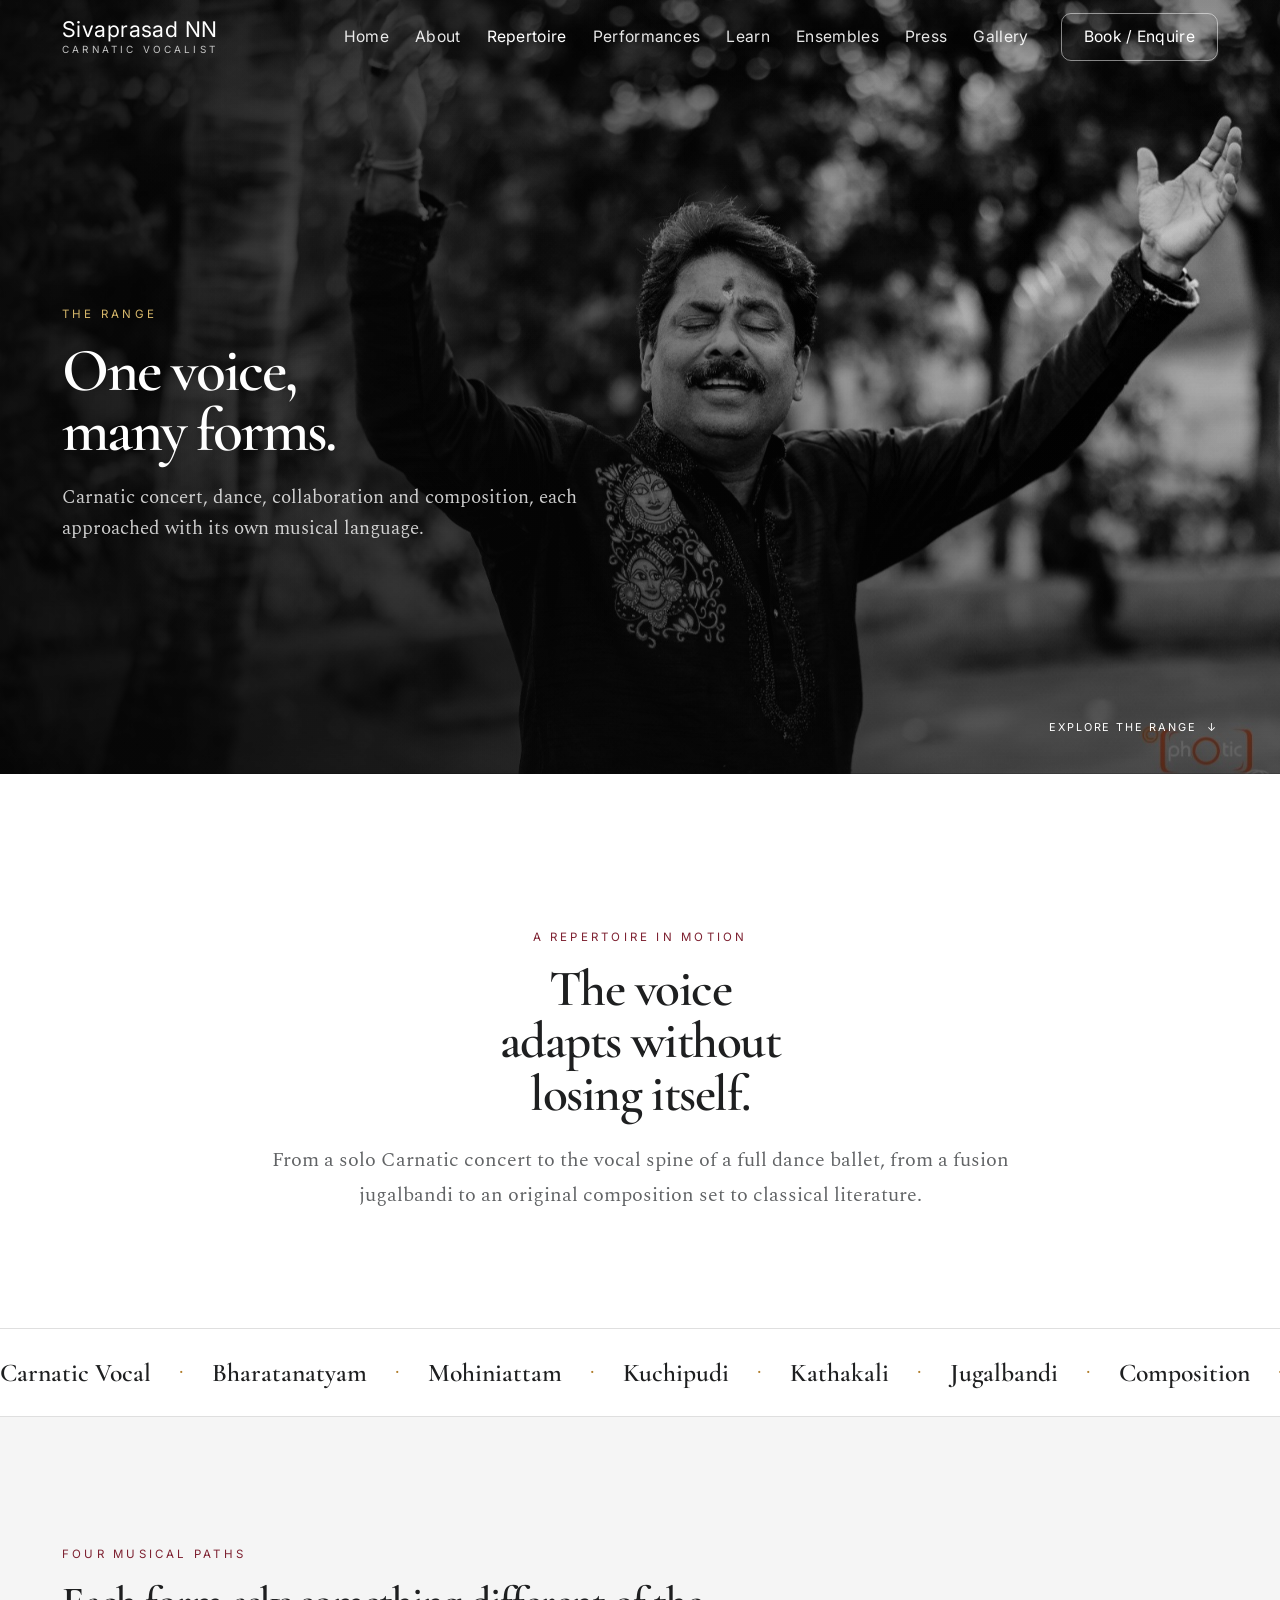
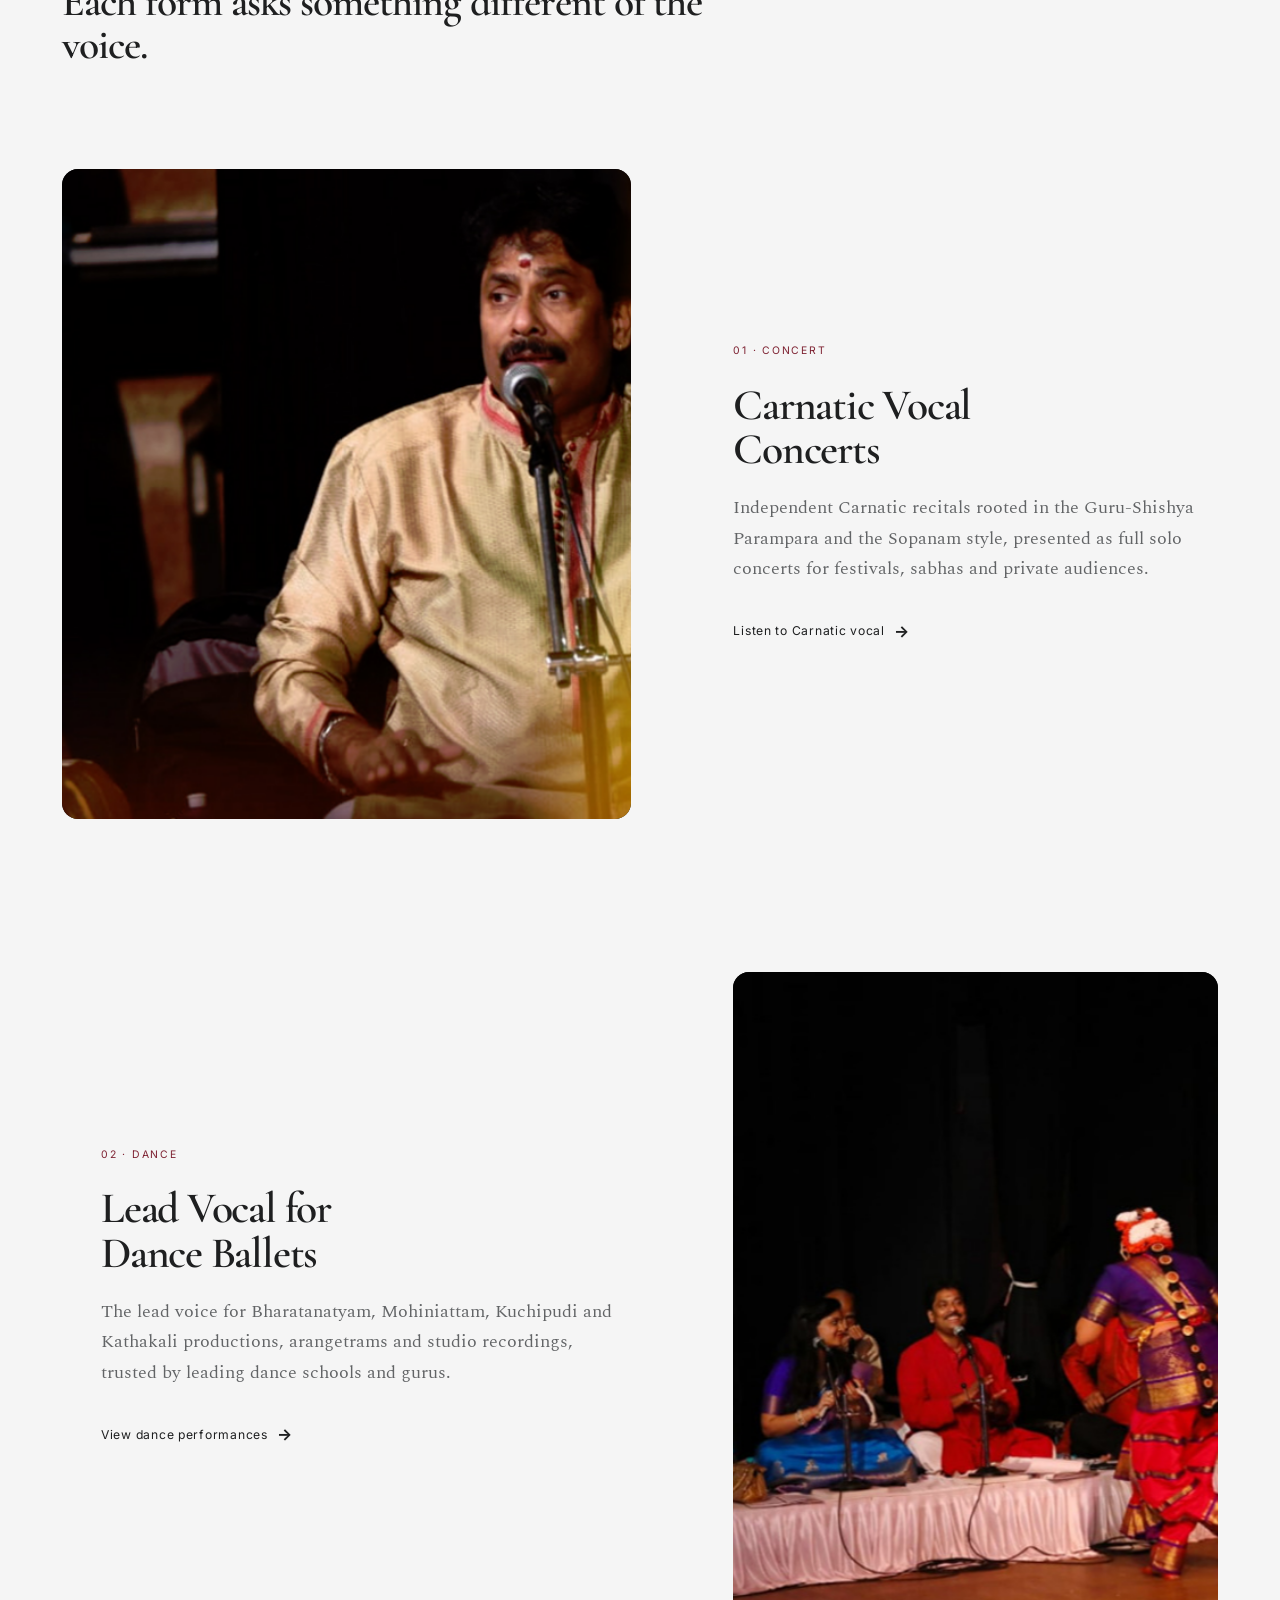
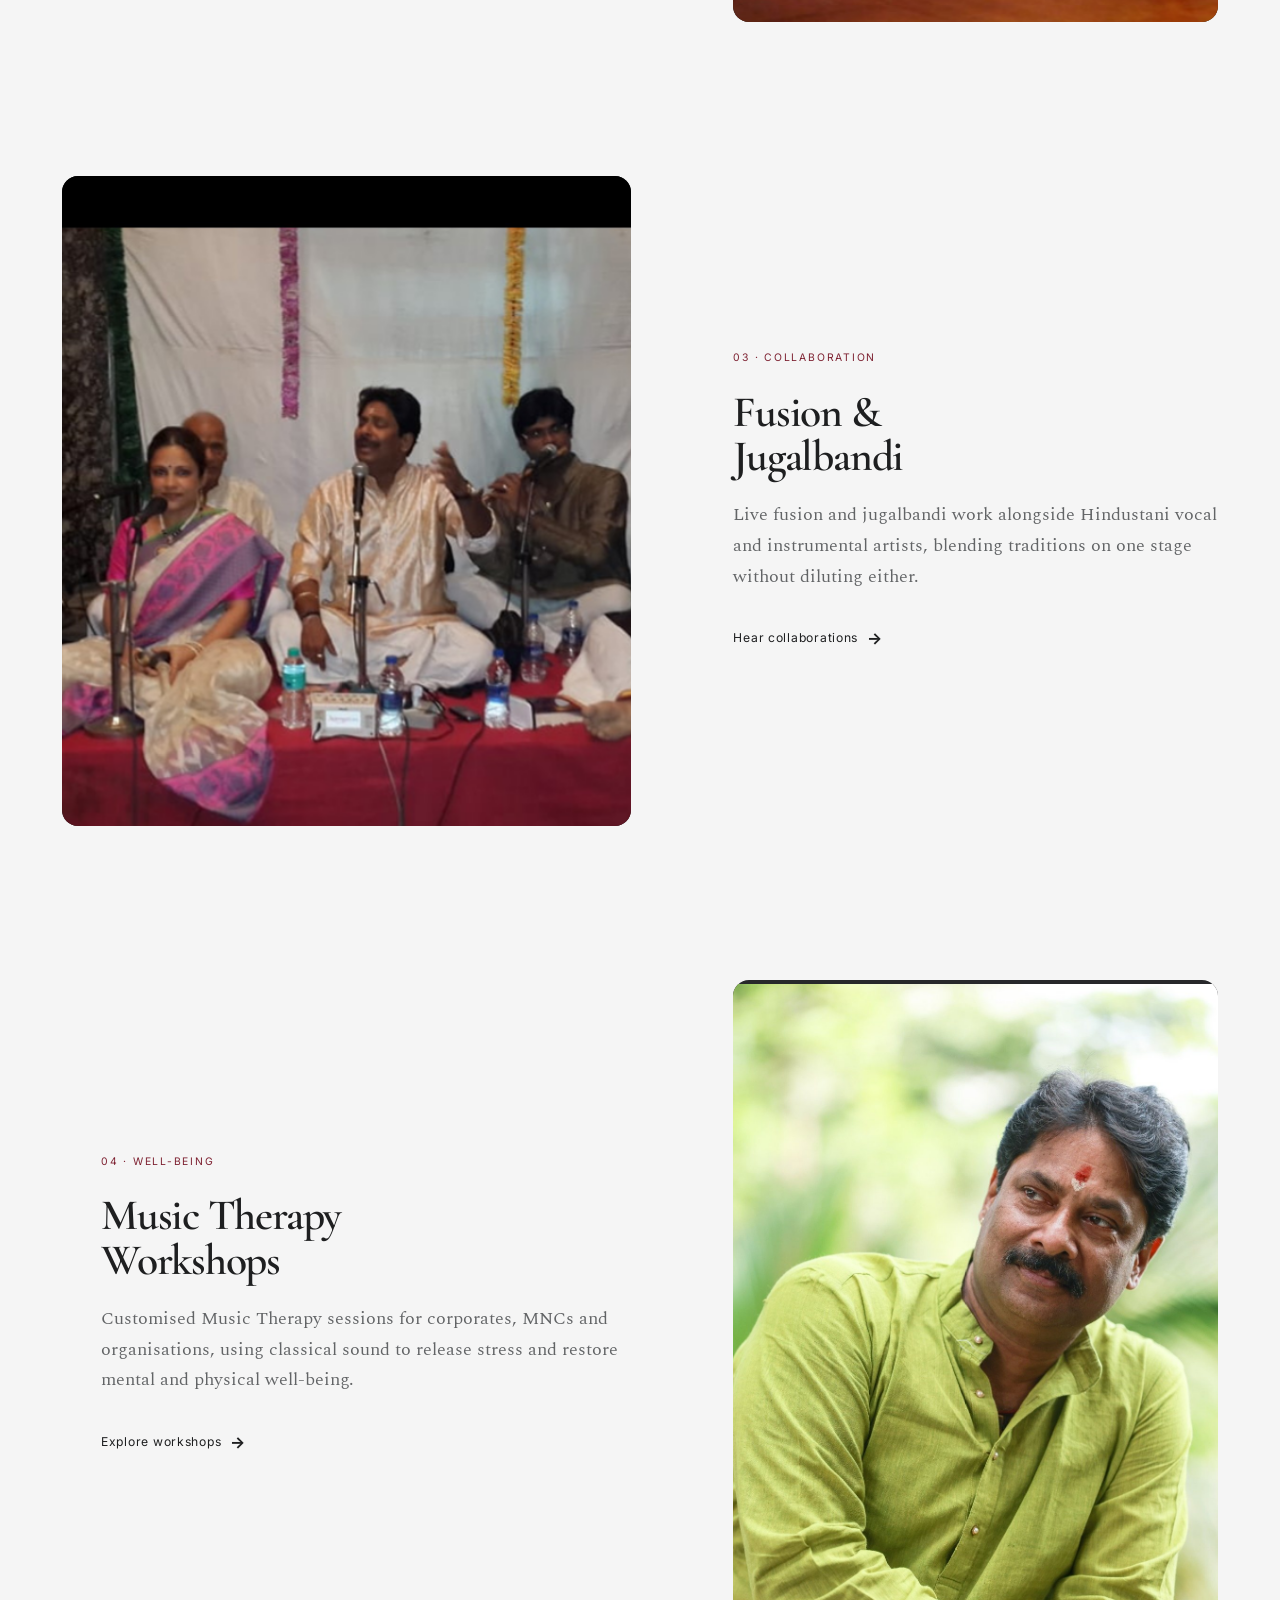
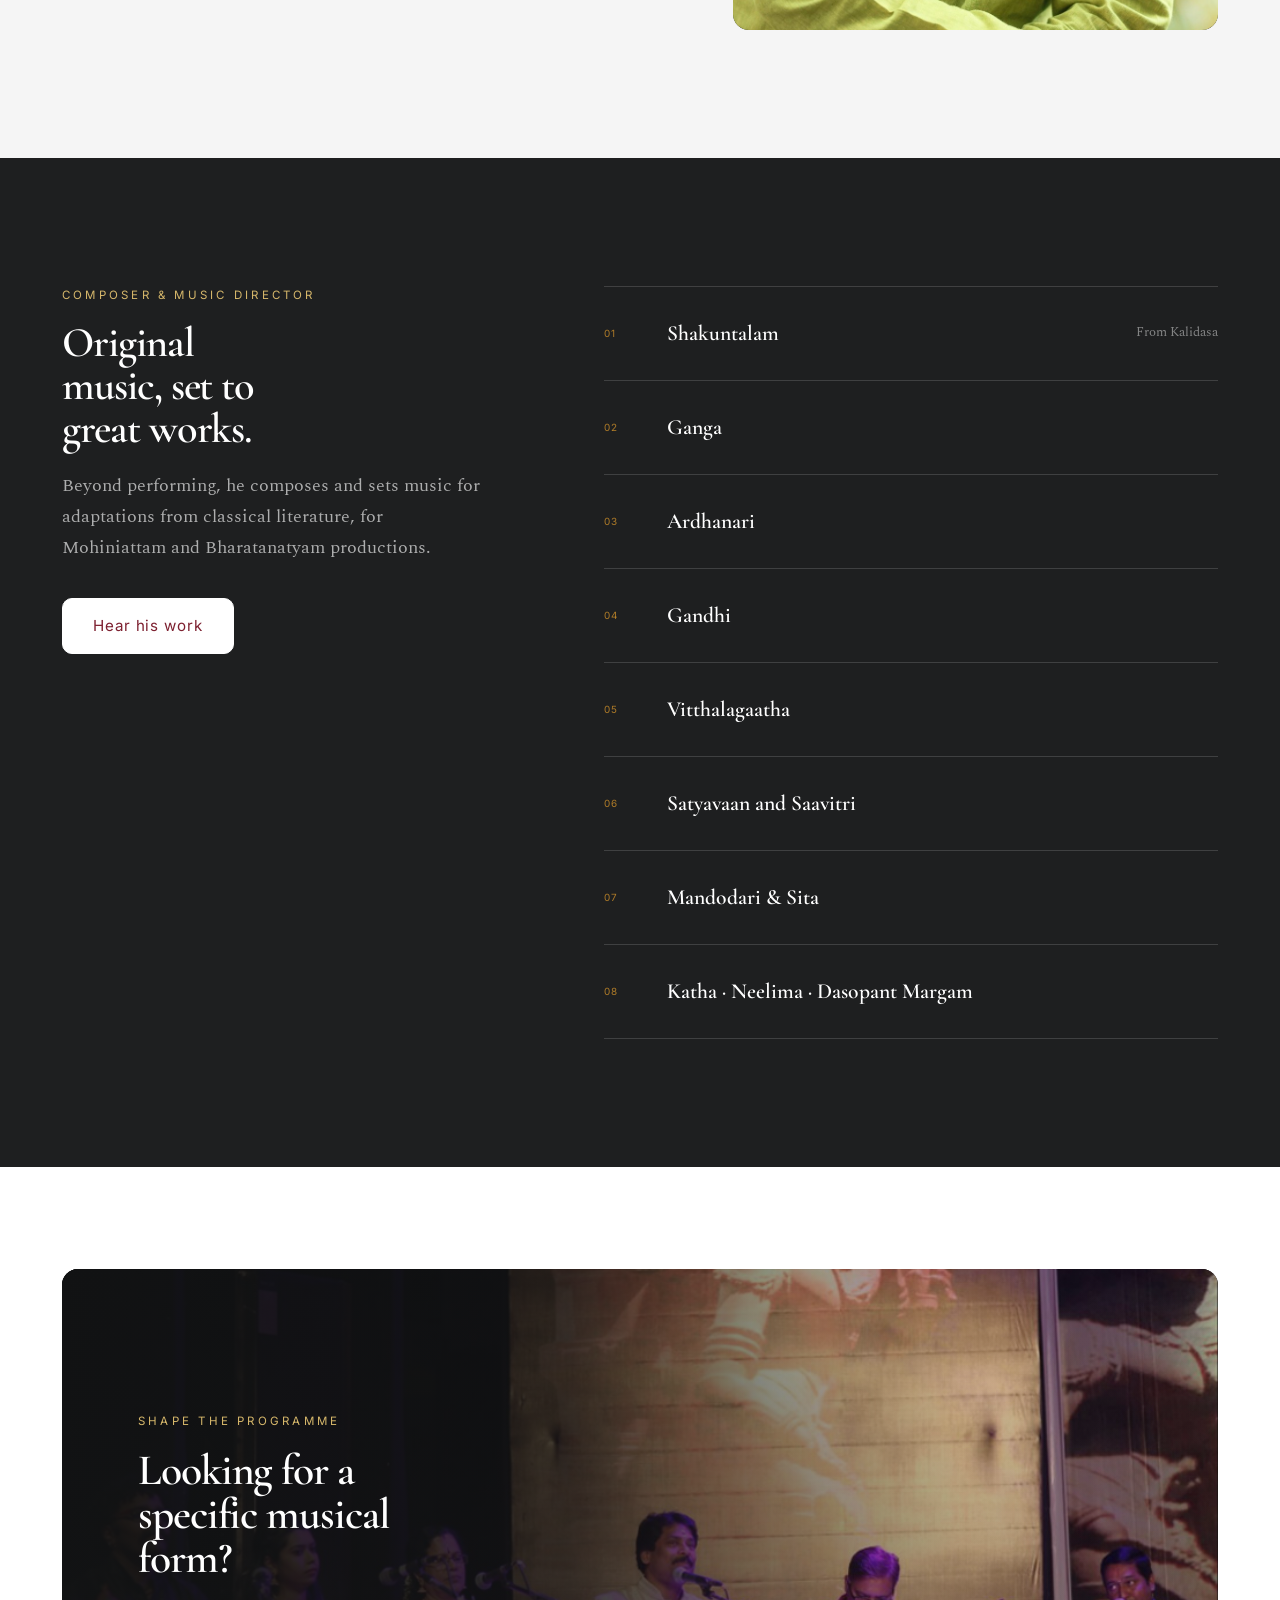
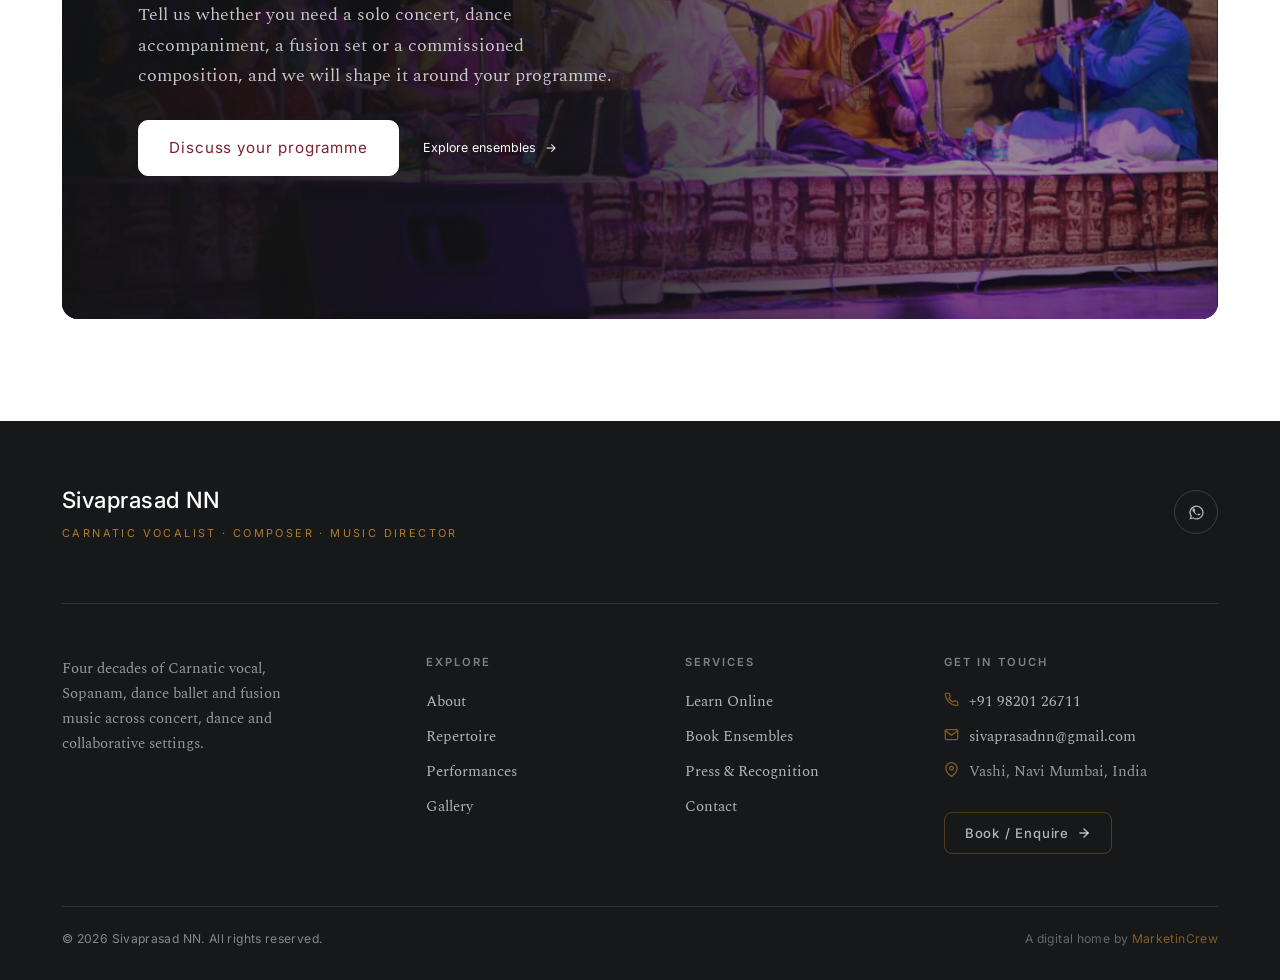
<file: repertoire.html>
<!DOCTYPE html>
<html lang="en">
<head>
<meta charset="UTF-8">
<meta name="viewport" content="width=device-width, initial-scale=1.0">
<title>Repertoire · Sivaprasad NN</title>
<meta name="description" content="The range of Sivaprasad NN: Carnatic vocal concerts, lead vocal for dance ballets, fusion and jugalbandi, and original compositions such as Shakuntalam, Ganga, Ardhanari and Gandhi.">
<meta property="og:image" content="assets/photos/hero/hero-bw-arms.jpg">
<link rel="preconnect" href="https://fonts.googleapis.com">
<link rel="preconnect" href="https://fonts.gstatic.com" crossorigin>
<link href="https://fonts.googleapis.com/css2?family=Cormorant+Garamond:wght@500;600;700&family=Inter:wght@300;400;500;600&family=Spectral:wght@400;500;600&display=swap" rel="stylesheet">
<link rel="icon" href="favicon.svg" type="image/svg+xml">
<link rel="stylesheet" href="css/style.css?v=equal-home-cards-1">
</head>
<body data-page="repertoire">
<div id="site-header"></div>

<header class="pagehead repertoire-hero">
  <div class="bg"><img src="assets/photos/hero/hero-bw-arms.jpg" alt="Sivaprasad NN performing"></div>
  <div class="inner wrap">
    <p class="kicker">The range</p>
    <h1 class="display">One voice, many forms.</h1>
    <p class="repertoire-hero__intro">Carnatic concert, dance, collaboration and composition, each approached with its own musical language.</p>
  </div>
  <a class="repertoire-hero__scroll" href="#repertoire-intro">Explore the range <span>↓</span></a>
</header>

<section class="repertoire-intro" id="repertoire-intro">
  <div class="wrap repertoire-intro__inner reveal">
    <p class="kicker">A repertoire in motion</p>
    <h2 class="display">The voice adapts without losing itself.</h2>
    <p>From a solo Carnatic concert to the vocal spine of a full dance ballet, from a fusion jugalbandi to an original composition set to classical literature.</p>
  </div>
  <div class="repertoire-marquee" aria-hidden="true"><div><span>Carnatic Vocal</span><i>·</i><span>Bharatanatyam</span><i>·</i><span>Mohiniattam</span><i>·</i><span>Kuchipudi</span><i>·</i><span>Kathakali</span><i>·</i><span>Jugalbandi</span><i>·</i><span>Composition</span><i>·</i><span>Carnatic Vocal</span><i>·</i><span>Bharatanatyam</span><i>·</i><span>Mohiniattam</span><i>·</i></div></div>
</section>

<section class="repertoire-forms">
  <div class="wrap">
    <div class="repertoire-forms__head reveal"><p class="kicker">Four musical paths</p><h2 class="display">Each form asks something different of the voice.</h2></div>
    <article class="repertoire-chapter">
      <div class="repertoire-chapter__image reveal"><img data-repertoire-parallax src="assets/GAllery /photo-71.jpg" alt="Sivaprasad NN in a Carnatic vocal performance"></div>
      <div class="repertoire-chapter__content reveal"><span>01 · Concert</span><h3>Carnatic Vocal Concerts</h3><p>Independent Carnatic recitals rooted in the Guru-Shishya Parampara and the Sopanam style, presented as full solo concerts for festivals, sabhas and private audiences.</p><a href="music.html">Listen to Carnatic vocal <b>→</b></a></div>
    </article>
    <article class="repertoire-chapter repertoire-chapter--reverse">
      <div class="repertoire-chapter__image reveal"><img data-repertoire-parallax src="assets/GAllery /photo-28.jpg" alt="A classical dancer with live vocal accompaniment"></div>
      <div class="repertoire-chapter__content reveal"><span>02 · Dance</span><h3>Lead Vocal for Dance Ballets</h3><p>The lead voice for Bharatanatyam, Mohiniattam, Kuchipudi and Kathakali productions, arangetrams and studio recordings, trusted by leading dance schools and gurus.</p><a href="performances.html">View dance performances <b>→</b></a></div>
    </article>
    <article class="repertoire-chapter">
      <div class="repertoire-chapter__image reveal"><img data-repertoire-parallax src="assets/photos/performances/photo-40.jpg" alt="A live collaborative music ensemble"></div>
      <div class="repertoire-chapter__content reveal"><span>03 · Collaboration</span><h3>Fusion &amp; Jugalbandi</h3><p>Live fusion and jugalbandi work alongside Hindustani vocal and instrumental artists, blending traditions on one stage without diluting either.</p><a href="music.html">Hear collaborations <b>→</b></a></div>
    </article>
    <article class="repertoire-chapter repertoire-chapter--reverse">
      <div class="repertoire-chapter__image reveal"><img data-repertoire-parallax src="assets/photos/portrait/portrait-green.jpg" alt="Sivaprasad NN using voice and gesture"></div>
      <div class="repertoire-chapter__content reveal"><span>04 · Well-being</span><h3>Music Therapy Workshops</h3><p>Customised Music Therapy sessions for corporates, MNCs and organisations, using classical sound to release stress and restore mental and physical well-being.</p><a href="learn.html">Explore workshops <b>→</b></a></div>
    </article>
  </div>
</section>

<!-- COMPOSITIONS -->
<section class="repertoire-compositions">
  <div class="wrap repertoire-compositions__grid">
      <div class="repertoire-compositions__heading reveal">
        <p class="kicker">Composer &amp; music director</p>
        <h2 class="display">Original music, set to great works.</h2>
        <p>Beyond performing, he composes and sets music for adaptations from classical literature, for Mohiniattam and Bharatanatyam productions.</p>
        <a href="music.html" class="btn light">Hear his work</a>
      </div>
      <div class="repertoire-compositions__list reveal">
        <article><span>01</span><h3>Shakuntalam</h3><p>From Kalidasa</p></article>
        <article><span>02</span><h3>Ganga</h3></article>
        <article><span>03</span><h3>Ardhanari</h3></article>
        <article><span>04</span><h3>Gandhi</h3></article>
        <article><span>05</span><h3>Vitthalagaatha</h3></article>
        <article><span>06</span><h3>Satyavaan and Saavitri</h3></article>
        <article><span>07</span><h3>Mandodari &amp; Sita</h3></article>
        <article><span>08</span><h3>Katha · Neelima · Dasopant Margam</h3></article>
      </div>
  </div>
</section>

<section class="repertoire-closing">
  <div class="wrap">
    <div class="repertoire-closing__panel reveal"><img src="assets/GAllery /photo-26.jpg" alt="Sivaprasad NN performing with a full ensemble"><div class="repertoire-closing__overlay"></div><div class="repertoire-closing__content"><p class="kicker">Shape the programme</p><h2 class="display">Looking for a specific musical form?</h2><p>Tell us whether you need a solo concert, dance accompaniment, a fusion set or a commissioned composition, and we will shape it around your programme.</p><div class="repertoire-closing__actions"><a href="contact.html?intent=ensemble" class="btn light">Discuss your programme</a><a href="book.html">Explore ensembles <span>→</span></a></div></div></div>
  </div>
</section>

<div id="site-footer"></div>
<script src="js/data.js"></script>
<script src="js/components.js?v=nav-gallery-1"></script>
<script src="js/main.js?v=site-polish-1"></script>
</body>
</html>
</file>
<file: css/style.css>
/* =====================================================================
   Sivaprasad NN · Carnatic Vocalist
   Design system. Editorial, classical, dignified. Mobile-first.
   Built by MarketinCrew. Edit colours/fonts here in one place.
   ===================================================================== */

:root{
  /* palette */
  --ivory:#FFFFFF;          /* page background */
  --paper:#FFFFFF;
  --sand:#F5F5F5;           /* neutral soft blocks */
  --ink:#1E1F20;            /* main text */
  --ink-soft:#626466;        /* secondary text */
  --maroon:#7D2030;         /* primary accent */
  --maroon-deep:#5C1723;
  --saffron:#B07C28;        /* warm secondary */
  --gold:#8F681C;           /* fine lines, dividers */
  --gold-soft:#D7B86B;
  --line:rgba(30,31,32,.14);
  --surface:#F5F5F5;
  --field:#FAFAFA;
  --charcoal:#1E1F20;
  --charcoal-soft:#27282A;
  --ensemble-cream:#F5F5F5;
  --ensemble-deep:#1E1F20;
  --ensemble-panel:#27282A;
  --ensemble-hero:#171819;
  --ensemble-image:#171819;
  --ensemble-field:#FAFAFA;
  --ensemble-choice:#F7F0F2;
  --ensemble-label:#5E6062;
  --learn-cream:#F5F5F5;
  --learn-paper:#FFFFFF;
  --learn-deep:#1E1F20;
  --learn-panel:#27282A;
  --learn-field:#FAFAFA;
  --performance-cream:#F5F5F5;
  --performance-paper:#FFFFFF;
  --performance-deep:#1E1F20;
  --performance-field:#FAFAFA;
  --performance-choice:#F7F0F2;
  --performance-label:#5E6062;

  --radius:12px;
  --radius-lg:16px;
  --shadow:0 1px 0 rgba(30,31,32,.06);
  --maxw:1200px;

  --serif:"Cormorant Garamond", Georgia, serif;
  --head:"Inter", system-ui, sans-serif;
  --body:"Spectral", Georgia, serif;
}

*{box-sizing:border-box}
html{scroll-behavior:smooth}
body{
  margin:0;
  background:var(--ivory);
  color:var(--ink);
  font-family:var(--body);
  font-size:18px;
  line-height:1.7;
  -webkit-font-smoothing:antialiased;
  overflow-x:hidden;
}
img{max-width:100%;display:block}
a{color:var(--maroon);text-decoration:none}
a:hover{color:var(--maroon-deep)}
button,a{touch-action:manipulation;-webkit-tap-highlight-color:rgba(125,32,48,.16)}
a:focus-visible,button:focus-visible,input:focus-visible,select:focus-visible,textarea:focus-visible{outline:2px solid var(--saffron);outline-offset:3px}
.skip-link{position:fixed;top:10px;left:12px;z-index:60;padding:10px 14px;border-radius:8px;background:#fff;color:var(--ink);font-family:var(--head);font-size:.8rem;transform:translateY(-150%);transition:transform .2s}
.skip-link:focus{transform:translateY(0)}
.sr-only{position:absolute!important;width:1px!important;height:1px!important;padding:0!important;margin:-1px!important;overflow:hidden!important;clip:rect(0,0,0,0)!important;white-space:nowrap!important;border:0!important}
#main-content{scroll-margin-top:90px}
section[id],article[id]{scroll-margin-top:96px}

.wrap{max-width:var(--maxw);margin:0 auto;padding:0 22px}
.narrow{max-width:820px;margin-left:auto;margin-right:auto}

/* ---------- typography ---------- */
h1,h2,h3,h4{font-family:var(--head);font-weight:400;line-height:1.15;color:var(--ink);margin:0 0 .5em}
.display{font-family:var(--serif);font-weight:600}
h1{font-size:clamp(2.4rem,6vw,4.4rem)}
h2{font-size:clamp(1.9rem,4vw,3rem)}
h3{font-size:clamp(1.3rem,2.4vw,1.7rem)}
p{margin:0 0 1.1em}
.lead{font-size:clamp(1.15rem,2.2vw,1.5rem);color:var(--ink-soft);font-family:var(--serif);font-weight:500;line-height:1.5}
.kicker{font-family:var(--head);text-transform:uppercase;letter-spacing:.28em;font-size:.72rem;color:var(--maroon);margin:0 0 1rem}
.muted{color:var(--ink-soft)}
.center{text-align:center}

/* devanagari-style ornament divider */
.orn{display:flex;align-items:center;justify-content:center;gap:14px;color:var(--gold);margin:1.2rem 0}
.orn::before,.orn::after{content:"";height:1px;width:60px;background:linear-gradient(90deg,transparent,var(--gold))}
.orn::after{background:linear-gradient(90deg,var(--gold),transparent)}
.orn span{font-size:1.1rem}

/* ---------- buttons ---------- */
.btn{display:inline-block;font-family:var(--head);letter-spacing:.06em;font-size:.95rem;
  padding:14px 30px;border-radius:10px;border:1px solid var(--maroon);
  background:var(--maroon);color:#fff;transition:.25s;cursor:pointer}
.btn:hover{background:var(--maroon-deep);color:#fff;transform:translateY(-2px)}
.btn.ghost{background:transparent;color:var(--maroon)}
.btn.ghost:hover{background:var(--maroon);color:#fff}
.btn.light{background:#fff;color:var(--maroon);border-color:#fff}
.btn-row{display:flex;flex-wrap:wrap;gap:14px;margin-top:1.6rem}

/* ---------- header / nav ---------- */
.site-header{position:sticky;top:0;z-index:50;background:rgba(255,255,255,.9);
  backdrop-filter:blur(10px);border-bottom:1px solid var(--line);transition:background .4s,border-color .4s}
.nav{display:flex;align-items:center;justify-content:space-between;height:74px}
.brand{display:flex;flex-direction:column;line-height:1;font-family:var(--head)}
.brand .n{font-size:1.35rem;letter-spacing:.02em;color:var(--ink);transition:color .4s}
.brand .t{font-size:.62rem;letter-spacing:.32em;text-transform:uppercase;color:var(--maroon);margin-top:5px;transition:color .4s}
.nav-links{display:flex;gap:26px;align-items:center;list-style:none;margin:0;padding:0}
.nav-links a{font-family:var(--head);font-size:.98rem;color:var(--ink);letter-spacing:.02em;transition:color .4s}
.nav-links a:hover,.nav-links a.active{color:var(--maroon)}
.nav-cta{margin-left:6px}
.burger{display:none;width:44px;height:44px;background:none;border:0;cursor:pointer;padding:8px}
.burger span{display:block;width:26px;height:2px;background:var(--ink);margin:5px 0;transition:.3s}

/* Transparent header on home page */
.site-header.header--transparent{
  position:fixed;top:0;left:0;right:0;
  background:transparent;backdrop-filter:none;border-bottom-color:transparent;
}
.site-header.header--transparent .brand .n{color:#fff}
.site-header.header--transparent .brand .t{color:rgba(255,255,255,.75)}
.site-header.header--transparent .nav-links a{color:rgba(255,255,255,.9)}
.site-header.header--transparent .nav-links a:hover,
.site-header.header--transparent .nav-links a.active{color:#fff}
.site-header.header--transparent .nav-links .nav-cta .btn{
  color:#fff;border-color:rgba(255,255,255,.5);background:transparent;
}
.site-header.header--transparent .nav-links .nav-cta .btn:hover{
  background:rgba(255,255,255,.15);border-color:#fff;
}
.site-header.header--transparent .burger span{background:#fff}

/* Solid state after scroll */
.site-header.header--scrolled{
  background:rgba(255,255,255,.95);backdrop-filter:blur(10px);border-bottom-color:var(--line);
}
.site-header.header--scrolled .brand .n{color:var(--ink)}
.site-header.header--scrolled .brand .t{color:var(--maroon)}
.site-header.header--scrolled .nav-links a{color:var(--ink)}
.site-header.header--scrolled .nav-links a:hover,
.site-header.header--scrolled .nav-links a.active{color:var(--maroon)}
.site-header.header--scrolled .nav-links .nav-cta .btn{
  color:var(--maroon);border-color:var(--maroon);background:transparent;
}
.site-header.header--scrolled .burger span{background:var(--ink)}

@media(max-width:940px){
  .nav-links{position:fixed;inset:74px 0 auto 0;background:var(--ivory);flex-direction:column;
    gap:0;padding:10px 0 24px;border-bottom:1px solid var(--line);
    transform:translateY(-140%);transition:transform .35s;box-shadow:0 18px 40px rgba(30,31,32,.12)}
  .nav-links.open{transform:translateY(0)}
  .nav-links li{width:100%;text-align:center}
  .nav-links a{display:block;padding:14px}
  .nav-links .nav-cta{margin:10px auto 0}
  .burger{display:block}
  .site-header.header--transparent .nav-links{background:rgba(24,25,26,.96)}
  .site-header.header--transparent .nav-links a{color:rgba(255,255,255,.9)}
  .site-header.header--scrolled .nav-links{background:var(--ivory)}
  .site-header.header--scrolled .nav-links a{color:var(--ink)}
}
@media(min-width:941px) and (max-width:1100px){
  .nav-links{gap:13px}
  .nav-links a{font-size:.82rem}
  .nav-links .nav-cta .btn{padding:10px 14px!important;font-size:.76rem}
}

/* ---------- hero ---------- */
.hero{position:relative;min-height:88vh;display:flex;align-items:flex-end;
  color:#fff;overflow:hidden}
.hero .bg{position:absolute;inset:0}
.hero .bg img{width:100%;height:100%;object-fit:cover}
.hero .bg::after{content:"";position:absolute;inset:0;
  background:linear-gradient(180deg,rgba(18,19,20,.12) 0%,rgba(18,19,20,.32) 45%,rgba(18,19,20,.88) 100%)}
.hero .inner{position:relative;z-index:2;padding:0 0 8vh}
.hero .kicker{color:var(--gold-soft)}
.hero h1{color:#fff;text-shadow:0 2px 30px rgba(0,0,0,.4)}
.hero .lead{color:rgba(255,255,255,.9)}

/* page-top banner (interior pages) */
.pagehead{position:relative;color:#fff;min-height:52vh;display:flex;align-items:flex-end;overflow:hidden}
.pagehead .bg{position:absolute;inset:0}
.pagehead .bg img{width:100%;height:100%;object-fit:cover}
.pagehead .bg::after{content:"";position:absolute;inset:0;
  background:linear-gradient(180deg,rgba(18,19,20,.18),rgba(18,19,20,.82))}
.pagehead .inner{position:relative;z-index:2;padding:0 0 5vh}
.pagehead h1{color:#fff}
.pagehead .kicker{color:var(--gold-soft)}

/* About hero uses the image's dark left side for the title */
.pagehead-about{
  min-height:clamp(620px,78dvh,860px);
  align-items:center;
}
.pagehead-about .bg img{object-position:center center}
.pagehead-about .bg::after{
  background:
    linear-gradient(180deg,rgba(10,10,10,.28) 0%,transparent 24%),
    linear-gradient(90deg,rgba(8,8,8,.26) 0%,rgba(8,8,8,.08) 42%,transparent 68%);
}
.pagehead-about .inner{
  width:100%;
  padding:74px 22px 0;
}
.pagehead-about h1{max-width:560px;text-wrap:balance}
@media(max-width:768px){
  body[data-page="about"] .pagehead-about{min-height:72dvh}
  .pagehead-about .bg img{object-position:62% center}
  .pagehead-about .bg::after{
    background:
      linear-gradient(180deg,rgba(8,8,8,.38) 0%,rgba(8,8,8,.08) 30%,rgba(8,8,8,.28) 100%),
      linear-gradient(90deg,rgba(8,8,8,.58) 0%,rgba(8,8,8,.16) 72%,transparent 100%);
  }
  body[data-page="about"] .pagehead-about .inner{padding:74px 22px 0}
  .pagehead-about h1{max-width:420px}
}
@media(max-width:480px){
  body[data-page="about"] .pagehead-about{min-height:68dvh;align-items:flex-end}
  .pagehead-about .bg img{object-position:66% center}
  body[data-page="about"] .pagehead-about .inner{padding:0 16px 8vh}
  .pagehead-about h1{max-width:310px}
}

/* About story pair */
.about-story{position:relative;overflow:hidden;padding:clamp(76px,9vw,124px) 0}
.about-story--alternate{background:var(--surface)}
.about-story__layout{
  display:grid;
  grid-template-columns:minmax(0,1fr) minmax(360px,.9fr);
  gap:clamp(56px,7vw,96px);
  align-items:stretch;
}
.about-story__layout--reverse{grid-template-columns:minmax(420px,1.12fr) minmax(0,.88fr)}
.about-story__copy{max-width:580px}
.about-story__layout--reverse .about-story__copy{justify-self:end}
.about-story__copy .kicker{
  display:flex;
  align-items:center;
  gap:14px;
}
.about-story__copy .kicker::before{
  content:"";
  width:38px;
  height:1px;
  flex:0 0 auto;
  background:var(--gold);
}
.about-story__copy h2{
  max-width:15ch;
  margin-bottom:.7em;
  font-size:clamp(2.15rem,4vw,3.45rem);
  line-height:1.04;
  letter-spacing:-.025em;
  text-wrap:balance;
}
.about-story__copy p:not(.kicker){max-width:62ch;text-wrap:pretty}
.about-story__copy p:last-child{margin-bottom:0}
.about-story__media{position:relative;min-height:0}
.about-story__media::before{
  content:"";
  position:absolute;
  inset:22px -18px -18px 22px;
  border:1px solid rgba(143,104,28,.38);
  border-radius:26px;
  pointer-events:none;
}
.about-story__frame{
  position:relative;
  height:100%;
  border:0;
  border-radius:24px;
  box-shadow:0 28px 70px rgba(30,31,32,.16);
}
.about-story__frame--portrait img{object-position:center 24%}
.about-story--beginnings .about-story__frame--portrait{
  position:absolute;
  inset:0;
  width:100%;
}
.about-story__frame--landscape img{object-position:center center}
.about-story__frame img{transition:transform .7s cubic-bezier(.22,.61,.36,1)}
.about-story__media:hover .about-story__frame img{transform:scale(1.025)}
@media(max-width:900px){
  .about-story__layout,
  .about-story__layout--reverse{grid-template-columns:minmax(0,1fr) minmax(300px,.9fr);gap:56px}
  .about-story__layout--reverse{grid-template-columns:minmax(300px,.9fr) minmax(0,1fr)}
  .about-story__copy h2{font-size:clamp(2rem,5vw,2.8rem)}
}
@media(max-width:720px){
  .about-story{padding:64px 0 76px}
  .about-story__layout,
  .about-story__layout--reverse{grid-template-columns:1fr;gap:38px}
  .about-story__layout--reverse .about-story__copy{order:-1;justify-self:start}
  .about-story__copy{max-width:100%}
  .about-story__copy h2{max-width:18ch}
  .about-story__media{width:min(100%,560px);margin:0 auto}
  .about-story__media::before{inset:14px -10px -12px 14px;border-radius:20px}
  .about-story__frame{border-radius:18px}
  .about-story--beginnings .about-story__frame--portrait{
    position:relative;
    inset:auto;
    width:auto;
    height:auto;
    aspect-ratio:4/5;
  }
  .about-story__frame--landscape{height:auto;aspect-ratio:3/2}
}
@media(max-width:480px){
  .about-story{padding:52px 0 62px}
  .about-story__layout,.about-story__layout--reverse{gap:30px}
  .about-story__copy h2{font-size:clamp(1.85rem,8.5vw,2.35rem)}
  .about-story__copy .kicker{gap:10px}
  .about-story__copy .kicker::before{width:26px}
  .about-story__media::before{display:none}
}

/* About collaborators roster */
.collaborators{
  position:relative;
  overflow:visible;
  background:#fff;
  padding:clamp(82px,10vw,140px) 0;
}
.collaborators::before{
  content:"";
  position:absolute;
  top:0;
  left:50%;
  width:min(94vw,1120px);
  height:1px;
  transform:translateX(-50%);
  background:linear-gradient(90deg,transparent,var(--gold-soft),transparent);
}
.collaborators__layout{
  display:grid;
  grid-template-columns:minmax(280px,.75fr) minmax(0,1.25fr);
  gap:clamp(56px,8vw,112px);
  align-items:start;
}
.collaborators__intro{position:relative;align-self:stretch}
.collaborators__intro-inner{position:sticky;top:112px}
.collaborators__intro .kicker{display:block}
.collaborators__intro .kicker::before{display:none}
.collaborators__intro h2{
  max-width:11ch;
  font-size:clamp(2.15rem,3.7vw,3.35rem);
  line-height:1.02;
  letter-spacing:-.03em;
  text-wrap:balance;
}
.collaborators__intro .muted{max-width:42ch;text-wrap:pretty}
.collaborators__mark{
  position:relative;
  display:grid;
  place-items:center;
  width:72px;
  height:72px;
  margin-top:32px;
  border:1px solid var(--gold-soft);
  border-radius:50%;
  color:var(--maroon);
}
.collaborators__mark::before{
  content:"";
  position:absolute;
  inset:7px;
  border:1px solid rgba(143,104,28,.38);
  border-radius:50%;
}
.collaborators__mark span{font-size:1.35rem;transition:transform .45s ease}
.collaborators__intro:hover .collaborators__mark span{transform:rotate(90deg)}
.collaborators__roster{position:relative;counter-reset:collaborator}
.collaborators__list{
  display:contents;
  list-style:none;
  margin:0;
  padding:0;
}
.collaborators__list li{
  --stack:0;
  counter-increment:collaborator;
  position:sticky;
  top:112px;
  z-index:calc(2 + var(--stack));
  display:grid;
  grid-template-columns:54px 1fr;
  gap:clamp(16px,2vw,28px);
  min-height:190px;
  margin-bottom:38px;
  padding:clamp(28px,3.5vw,42px);
  border:1px solid rgba(143,104,28,.34);
  border-radius:22px;
  overflow:hidden;
  background:#fff;
  box-shadow:0 18px 46px rgba(30,31,32,.12),0 2px 0 rgba(255,255,255,.9) inset;
  backface-visibility:hidden;
  transition:border-color .35s ease,box-shadow .35s ease;
}
.collaborators__list li:nth-child(1){--stack:0;background:#fff}
.collaborators__list li:nth-child(2){--stack:1;background:#f8f8f8}
.collaborators__list li:nth-child(3){--stack:2;background:#fff}
.collaborators__list li:nth-child(4){--stack:3;background:#f8f8f8}
.collaborators__list li:nth-child(5){--stack:4;background:#fff}
.collaborators__list li::before{
  content:"0" counter(collaborator);
  position:relative;
  z-index:2;
  display:block;
  align-self:start;
  width:auto;
  height:auto;
  padding-top:4px;
  font-family:var(--head);
  font-size:.7rem;
  letter-spacing:.15em;
  color:var(--maroon);
  background:transparent;
}
.collaborators__list li::after{
  display:none;
}
.collaborators__list li:hover{
  border-color:var(--gold);
  box-shadow:0 24px 58px rgba(30,31,32,.17),0 2px 0 rgba(255,255,255,.9) inset;
}
.collaborators__names{
  position:relative;
  z-index:2;
  display:flex;
  flex-wrap:wrap;
  gap:8px 0;
  font-family:var(--serif);
  font-size:clamp(1.12rem,1.7vw,1.42rem);
  font-weight:600;
  line-height:1.4;
  color:var(--ink);
}
.collaborators__names span{display:inline;transition:color .35s ease,transform .35s ease}
.collaborators__names span:not(:last-child)::after{
  content:"\00b7";
  display:inline-block;
  margin:0 12px;
  color:var(--gold);
}
.collaborators__list li:hover .collaborators__names span{color:var(--maroon)}
.collaborators__closing{
  position:relative;
  z-index:8;
  margin-top:0;
  padding:28px 30px;
  border-left:4px solid var(--gold);
  border-radius:18px;
  background:var(--maroon);
  color:#fff;
  box-shadow:0 18px 44px rgba(92,23,35,.18);
  transition:border-color .35s ease,box-shadow .35s ease;
}
.collaborators__closing:hover{border-left-color:var(--saffron);box-shadow:0 24px 52px rgba(92,23,35,.24)}
.collaborators__closing p{
  position:relative;
  z-index:2;
  margin:0;
  color:#fff;
  font-family:var(--serif);
  font-size:clamp(1.1rem,1.8vw,1.35rem);
  font-weight:600;
  line-height:1.45;
}
@media(max-width:840px){
  .collaborators__layout{grid-template-columns:1fr;gap:48px}
  .collaborators__intro-inner{position:relative;top:auto;display:grid;grid-template-columns:1fr minmax(240px,.8fr);gap:12px 40px}
  .collaborators__intro h2{max-width:12ch;grid-row:2/4}
  .collaborators__intro .muted{grid-column:2;grid-row:2}
  .collaborators__mark{grid-column:2;grid-row:3;margin-top:8px}
  .collaborators__list li{top:90px}
}
@media(max-width:620px){
  .collaborators{padding:68px 0 78px}
  .collaborators__layout{gap:38px}
  .collaborators__intro-inner{display:block}
  .collaborators__intro h2{max-width:14ch}
  .collaborators__mark{width:58px;height:58px;margin-top:24px}
  .collaborators__list li{
    position:relative;
    top:auto;
    grid-template-columns:40px 1fr;
    min-height:0;
    margin-bottom:18px;
    padding:22px 18px;
    border-radius:16px;
  }
  .collaborators__list li::before{width:auto;height:auto}
  .collaborators__names{display:grid;gap:5px;font-size:1.12rem}
  .collaborators__names span:not(:last-child)::after{display:none}
  .collaborators__closing{padding:22px 20px;border-radius:14px}
}

/* About teaching and legacy section */
.about-legacy{padding:clamp(80px,9vw,122px) 0}
.about-legacy__layout{
  display:grid;
  grid-template-columns:minmax(0,1.02fr) minmax(360px,.98fr);
  gap:clamp(52px,7vw,92px);
  align-items:stretch;
}
.about-legacy__copy{max-width:610px}
.about-legacy__copy h2{max-width:14ch;text-wrap:balance}
.about-legacy__copy p:last-child{margin-bottom:0}
.about-legacy__media{position:relative;min-height:0}
.about-legacy__frame{
  position:absolute;
  inset:0;
  width:100%;
  height:100%;
  border-color:rgba(255,255,255,.28);
  box-shadow:0 28px 68px rgba(0,0,0,.26);
}
.about-legacy__frame img{object-position:center center}
@media(max-width:840px){
  .about-legacy__layout{grid-template-columns:1fr;gap:38px}
  .about-legacy__copy{max-width:680px}
  .about-legacy__frame{
    position:relative;
    inset:auto;
    height:auto;
    aspect-ratio:3/2;
  }
}
@media(max-width:480px){
  .about-legacy{padding:58px 0 68px}
  .about-legacy__layout{gap:30px}
}

/* About closing conversion panel */
.about-next{
  position:relative;
  overflow:hidden;
  padding:clamp(62px,8vw,98px) 0;
  background:#fff;
}
.about-next__panel{
  position:relative;
  display:grid;
  grid-template-columns:repeat(2,minmax(0,1fr));
  gap:clamp(44px,6vw,76px);
  align-items:center;
  overflow:hidden;
  padding:clamp(34px,5vw,58px);
  border:1px solid rgba(143,104,28,.28);
  border-radius:30px;
  background:var(--surface);
  box-shadow:0 28px 72px rgba(30,31,32,.11);
}
.about-next__panel::after{
  content:"";
  position:absolute;
  left:-120px;
  bottom:-180px;
  width:360px;
  height:360px;
  border:1px solid rgba(143,104,28,.16);
  border-radius:50%;
  box-shadow:0 0 0 34px rgba(143,104,28,.035),0 0 0 72px rgba(143,104,28,.02);
  pointer-events:none;
}
.about-next__copy{position:relative;z-index:1}
.about-next__copy .kicker{margin-bottom:18px}
.about-next__copy h2{
  max-width:15ch;
  margin-bottom:.55em;
  font-size:clamp(2.05rem,3.7vw,3.2rem);
  line-height:1.06;
  letter-spacing:-.035em;
  text-wrap:balance;
}
.about-next__copy .lead{max-width:48ch;margin-bottom:0;text-wrap:pretty}
.about-next__ornament{
  display:grid;
  place-items:center;
  width:48px;
  height:48px;
  margin-bottom:28px;
  border:1px solid var(--gold-soft);
  border-radius:14px;
  color:var(--maroon);
  background:rgba(255,255,255,.68);
  transform:rotate(45deg);
}
.about-next__ornament span{transform:rotate(-45deg)}
.about-next__actions{
  position:relative;
  z-index:1;
  display:grid;
  grid-template-rows:repeat(2,minmax(0,1fr));
  gap:14px;
  align-self:stretch;
}
.about-next__action{
  position:relative;
  display:grid;
  grid-template-columns:1fr 46px;
  gap:22px;
  align-items:center;
  min-height:128px;
  padding:22px 24px;
  border:1px solid var(--line);
  border-radius:20px;
  overflow:hidden;
  transition:transform .35s cubic-bezier(.22,.61,.36,1),box-shadow .35s ease,border-color .35s ease;
}
.about-next__action--primary{
  color:#fff;
  border-color:var(--maroon);
  background:var(--maroon);
  box-shadow:0 18px 42px rgba(92,23,35,.2);
}
.about-next__action--secondary{color:var(--ink);background:rgba(255,255,255,.82)}
.about-next__action:hover{transform:translateY(-5px);box-shadow:0 24px 52px rgba(30,31,32,.17)}
.about-next__action--primary:hover{color:#fff;border-color:var(--saffron)}
.about-next__action--secondary:hover{color:var(--maroon);border-color:var(--gold)}
.about-next__action-copy{display:grid;gap:5px}
.about-next__action-label{
  font-family:var(--head);
  font-size:.68rem;
  font-weight:600;
  letter-spacing:.16em;
  text-transform:uppercase;
  opacity:.7;
}
.about-next__action strong{
  font-family:var(--serif);
  font-size:clamp(1.35rem,2.2vw,1.75rem);
  line-height:1.1;
}
.about-next__action small{
  font-family:var(--body);
  font-size:.9rem;
  line-height:1.45;
  opacity:.78;
}
.about-next__arrow{
  display:grid;
  place-items:center;
  width:46px;
  height:46px;
  border:1px solid currentColor;
  border-radius:50%;
  opacity:.75;
  transition:transform .35s ease,opacity .35s ease,background .35s ease,color .35s ease;
}
.about-next__action:hover .about-next__arrow{transform:translateX(5px);opacity:1}
.about-next__action--primary:hover .about-next__arrow{background:#fff;color:var(--maroon)}
@media(max-width:900px){
  .about-next__panel{grid-template-columns:1fr;gap:44px}
  .about-next__copy h2{max-width:16ch}
  .about-next__actions{grid-template-columns:repeat(2,minmax(0,1fr));grid-template-rows:none}
  .about-next__action{grid-template-columns:1fr;align-content:space-between;min-height:190px}
  .about-next__arrow{justify-self:end}
}
@media(max-width:620px){
  .about-next{padding:52px 0 62px}
  .about-next__panel{gap:32px;padding:28px 22px;border-radius:22px}
  .about-next__copy h2{font-size:clamp(1.8rem,8vw,2.3rem)}
  .about-next__actions{grid-template-columns:1fr}
  .about-next__action{grid-template-columns:1fr 40px;min-height:0;padding:22px 20px;border-radius:16px}
  .about-next__arrow{width:40px;height:40px;justify-self:auto}
  .about-next__ornament{width:42px;height:42px;margin-bottom:24px}
}

/* ---------- sections ---------- */
section{padding:clamp(56px,9vw,110px) 0}
.section-sand{background:var(--sand)}
.section-ink{background:var(--charcoal);color:rgba(255,255,255,.8)}
.section-ink h1,.section-ink h2,.section-ink h3{color:#fff}
.section-ink .muted{color:rgba(255,255,255,.66)}
.section-ink .kicker{color:var(--saffron)}

.grid{display:grid;gap:28px}
.g2{grid-template-columns:repeat(2,1fr)}
.g3{grid-template-columns:repeat(3,1fr)}
.g4{grid-template-columns:repeat(4,1fr)}
@media(max-width:900px){.g3,.g4{grid-template-columns:repeat(2,1fr)}}
@media(max-width:620px){.g2,.g3,.g4{grid-template-columns:1fr}}

.split{display:grid;grid-template-columns:1.05fr .95fr;gap:clamp(30px,5vw,64px);align-items:center}
.split.rev .txt{order:2}
@media(max-width:840px){.split{grid-template-columns:1fr}.split.rev .txt{order:0}}
.frame{border-radius:var(--radius-lg);overflow:hidden;border:1px solid var(--line);
  box-shadow:0 18px 44px rgba(30,31,32,.12)}
.frame img{width:100%;height:100%;object-fit:cover}

/* ---------- cards ---------- */
.card{background:var(--paper);border:1px solid var(--line);border-radius:var(--radius-lg);
  padding:30px;transition:.28s}
.card:hover{transform:translateY(-3px);box-shadow:0 18px 40px rgba(30,31,32,.1)}
.card .ic{font-family:var(--serif);font-size:2.2rem;color:var(--maroon);line-height:1}
.card h3{margin-top:.5rem}
.card.pillar{border-top:3px solid var(--maroon)}

.stat{font-family:var(--serif);font-weight:600;font-size:clamp(2.4rem,5vw,3.6rem);color:var(--maroon);line-height:1}
.stat + .lbl{font-family:var(--head);text-transform:uppercase;letter-spacing:.14em;font-size:.74rem;color:var(--ink-soft)}

/* ---------- gallery ---------- */
.gallery{columns:3;column-gap:16px}
@media(max-width:900px){.gallery{columns:2}}
@media(max-width:560px){.gallery{columns:1}}
.gallery figure{margin:0 0 16px;border-radius:var(--radius);overflow:hidden;border:1px solid var(--line);
  cursor:pointer;position:relative;break-inside:avoid}
.gallery img{width:100%;transition:.5s}
.gallery figure:hover img{transform:scale(1.05)}

/* video cards */
.video{border-radius:var(--radius-lg);overflow:hidden;border:1px solid var(--line);background:#000;position:relative;aspect-ratio:16/9}
.video iframe{width:100%;height:100%;border:0}
.video-thumb{cursor:pointer;position:relative}
.video-thumb:focus-visible,[data-lb]:focus-visible{outline:3px solid var(--saffron);outline-offset:4px}
.video-thumb img{width:100%;height:100%;object-fit:cover;aspect-ratio:16/9}
.video-thumb::after{content:"►";position:absolute;inset:0;display:flex;align-items:center;justify-content:center;
  color:#fff;font-size:2rem;background:rgba(18,19,20,.28);transition:.3s}
.video-thumb:hover::after{background:rgba(18,19,20,.12)}
.vcaption{font-family:var(--head);font-size:1rem;margin-top:10px}

/* press wall */
.press-grid{columns:3;column-gap:16px}
@media(max-width:900px){.press-grid{columns:2}}
@media(max-width:560px){.press-grid{columns:1}}
.press-grid figure{margin:0 0 16px;border-radius:8px;overflow:hidden;border:1px solid var(--line);
  background:#fff;cursor:pointer;break-inside:avoid}
.quote{background:var(--paper);border:1px solid var(--line);border-left:3px solid var(--gold);
  border-radius:var(--radius);padding:26px 28px}
.quote p{font-family:var(--serif);font-style:italic;font-size:1.2rem;color:var(--ink);margin-bottom:.6rem}
.quote cite{font-family:var(--head);font-style:normal;font-size:.82rem;letter-spacing:.1em;
  text-transform:uppercase;color:var(--maroon)}

/* awards list */
.awards{list-style:none;margin:0;padding:0}
.awards li{padding:16px 0;border-bottom:1px solid var(--line);display:flex;gap:16px;align-items:baseline}
.awards li .yr{font-family:var(--serif);font-weight:600;color:var(--maroon);min-width:64px}
.awards li .ti{font-family:var(--body)}

/* ---------- flow / process diagram (rule 19) ---------- */
.flow{display:grid;grid-template-columns:repeat(3,1fr);gap:0;align-items:stretch}
@media(max-width:760px){.flow{grid-template-columns:1fr}}
.flow .step{position:relative;background:var(--paper);border:1px solid var(--line);border-radius:var(--radius-lg);
  padding:28px;margin:8px;text-align:center}
.flow .step .num{font-family:var(--serif);font-weight:600;color:var(--gold);font-size:1.1rem}
.flow .step h3{color:var(--maroon)}
.flow .arrow{display:none}

/* ---------- forms ---------- */
.form{background:var(--paper);border:1px solid var(--line);border-radius:var(--radius-lg);padding:clamp(24px,4vw,40px)}
.tabs{display:flex;gap:8px;flex-wrap:wrap;margin-bottom:22px}
.tab{min-height:44px;font-family:var(--head);font-size:.9rem;padding:10px 20px;border-radius:999px;border:1px solid var(--line);
  background:transparent;cursor:pointer;color:var(--ink-soft);transition:.2s}
.tab.active{background:var(--maroon);color:#fff;border-color:var(--maroon)}
.field{margin-bottom:16px}
.field label{display:block;font-family:var(--head);font-size:.82rem;letter-spacing:.06em;
  text-transform:uppercase;color:var(--ink-soft);margin-bottom:6px}
.field input,.field textarea,.field select{width:100%;padding:13px 15px;border:1px solid var(--line);
  border-radius:10px;background:var(--ivory);font-family:var(--body);font-size:1rem;color:var(--ink)}
.field input:focus,.field textarea:focus,.field select:focus{outline:2px solid var(--saffron);outline-offset:2px;border-color:var(--maroon)}

/* ---------- contact page ---------- */
.contact-hero{position:relative;display:flex;align-items:flex-end;min-height:clamp(600px,82dvh,820px);overflow:hidden;color:#fff}
.contact-hero__image{position:absolute;inset:0}.contact-hero__image img{width:100%;height:100%;object-fit:cover;object-position:center 36%;transform:scale(1.015);animation:contact-hero-in 1.4s cubic-bezier(.22,1,.36,1) both}
.contact-hero__image::after{content:"";position:absolute;inset:0;background:linear-gradient(90deg,rgba(18,19,20,.9) 0%,rgba(18,19,20,.62) 38%,rgba(18,19,20,.08) 72%),linear-gradient(180deg,rgba(18,19,20,.18),rgba(18,19,20,.1) 55%,rgba(18,19,20,.7))}
.contact-hero__inner{position:relative;z-index:1;width:100%;padding-bottom:clamp(58px,8vh,92px)}
.contact-hero .kicker{color:var(--gold-soft)}.contact-hero h1{max-width:720px;margin:0;color:#fff;font-size:clamp(3.6rem,7.7vw,7rem);line-height:.79;letter-spacing:-.045em;text-wrap:balance}
.contact-hero__inner>p:not(.kicker){max-width:570px;margin:28px 0 0;color:rgba(255,255,255,.78);font-size:1.05rem;line-height:1.65}
.contact-hero__link{display:inline-flex;align-items:center;gap:18px;margin-top:32px;color:#fff;font-family:var(--head);font-size:.72rem;letter-spacing:.14em;text-transform:uppercase}.contact-hero__link span{display:grid;place-items:center;width:38px;height:38px;border:1px solid rgba(255,255,255,.42);border-radius:50%;transition:transform .3s,background .3s}.contact-hero__link:hover{color:#fff}.contact-hero__link:hover span{transform:translateY(4px);background:rgba(255,255,255,.12)}
@keyframes contact-hero-in{from{opacity:.7;transform:scale(1.08)}to{opacity:1;transform:scale(1.015)}}
.contact-intro{padding:clamp(68px,8vw,108px) 0 clamp(54px,6vw,78px);background:#fff}.contact-intro__grid{display:grid;grid-template-columns:.58fr 1.12fr .74fr;align-items:start;gap:clamp(34px,6vw,82px)}.contact-intro__grid h2{max-width:650px;margin:0;font-size:clamp(2.2rem,4.2vw,4rem);line-height:.98;letter-spacing:-.025em}.contact-intro__copy{max-width:360px;margin:4px 0 0;color:var(--ink-soft);font-size:1rem;line-height:1.7}
.contact-workspace{padding:clamp(64px,8vw,104px) 0 clamp(75px,10vw,135px);background:#fff}.contact-workspace__grid{display:grid;grid-template-columns:minmax(0,1.22fr) minmax(340px,.78fr);align-items:start;gap:clamp(32px,5vw,70px)}
.contact-form{min-width:0;padding:clamp(32px,5vw,58px);border:1px solid var(--line);border-radius:18px;background:var(--surface)}.contact-form__heading,.contact-direct__heading{display:grid;grid-template-columns:38px minmax(0,1fr);gap:18px;align-items:start;margin-bottom:32px}.contact-form__heading>span,.contact-direct__heading>span{padding-top:7px;color:var(--maroon);font-family:var(--head);font-size:.62rem;letter-spacing:.13em}.contact-form__heading .kicker,.contact-direct__heading .kicker{margin-bottom:9px}.contact-form__heading h2,.contact-direct__heading h2{margin:0;font-size:clamp(2rem,3vw,2.85rem)}
.contact-tabs{display:grid;grid-template-columns:repeat(4,1fr);gap:0;margin:0 0 32px;border-bottom:1px solid var(--line)}.contact-tabs .tab{position:relative;padding:12px 8px 15px;border:0;border-radius:0;font-size:.73rem;letter-spacing:.02em;text-align:left}.contact-tabs .tab::after{content:"";position:absolute;right:0;bottom:-1px;left:0;height:2px;background:var(--maroon);transform:scaleX(0);transition:transform .3s}.contact-tabs .tab.active{color:var(--maroon);background:transparent}.contact-tabs .tab.active::after{transform:scaleX(1)}
.contact-fields--two{display:grid;grid-template-columns:repeat(2,minmax(0,1fr));gap:16px}.contact-form .field{margin-bottom:19px}.contact-form .field label{margin-bottom:8px;color:var(--ink-soft);font-size:.67rem;letter-spacing:.12em}.contact-form .field input,.contact-form .field textarea,.contact-form .field select{padding:14px 15px;border:0;border-bottom:1px solid rgba(30,31,32,.25);border-radius:8px 8px 0 0;background:rgba(255,255,255,.82);transition:border-color .25s,background .25s}.contact-form .field input:focus,.contact-form .field textarea:focus,.contact-form .field select:focus{border-color:var(--maroon);background:#fff}.contact-form textarea{resize:vertical}
.contact-submit{display:flex;align-items:center;justify-content:space-between;width:100%;margin-top:28px;padding:17px 20px;border:1px solid var(--maroon);border-radius:10px;background:var(--maroon);color:#fff;font-family:var(--head);font-size:.82rem;letter-spacing:.08em;cursor:pointer;transition:background .25s,transform .25s}.contact-submit span{font-size:1rem;transition:transform .25s}.contact-submit:hover{background:var(--maroon-deep);transform:translateY(-2px)}.contact-submit:hover span{transform:translate(3px,-3px)}.contact-submit:active{transform:translateY(0) scale(.99)}.contact-submit:focus-visible,.contact-tabs .tab:focus-visible,.contact-method:focus-visible{outline:2px solid var(--saffron);outline-offset:3px}.contact-form__note{margin:12px 0 0;color:var(--ink-soft);font-size:.76rem;text-align:center}
.contact-direct{position:sticky;top:110px;min-width:0;padding-top:16px}.contact-direct__intro{max-width:470px;color:var(--ink-soft);font-size:.98rem}.contact-methods{margin-top:30px;border-top:1px solid var(--line)}.contact-method{position:relative;display:grid;grid-template-columns:105px minmax(0,1fr) 24px;align-items:center;gap:12px;padding:20px 3px;border-bottom:1px solid var(--line);color:var(--ink);transition:padding .3s,color .3s}.contact-method:hover{padding-left:10px;color:var(--maroon)}.contact-method__label{color:var(--ink-soft);font-family:var(--head);font-size:.63rem;letter-spacing:.12em;text-transform:uppercase}.contact-method strong{overflow-wrap:anywhere;font-family:var(--serif);font-size:1.06rem;font-weight:600}.contact-method i{font-style:normal;transition:transform .3s}.contact-method:hover i{transform:translate(3px,-3px)}.contact-method--primary strong{color:var(--maroon)}
.contact-location{margin-top:34px}.contact-location__copy{display:flex;align-items:baseline;justify-content:space-between;gap:20px;margin-bottom:13px}.contact-location__copy span{color:var(--ink-soft);font-family:var(--head);font-size:.62rem;letter-spacing:.12em;text-transform:uppercase}.contact-location__copy strong{font-family:var(--serif);font-size:1rem}.contact-map{height:210px;overflow:hidden;border-radius:14px;filter:saturate(.7) grayscale(.12)}.contact-map iframe{width:100%;height:100%;border:0}
@media(max-width:940px){.contact-hero{min-height:700px}.contact-hero__image img{object-position:61% center}.contact-hero__image::after{background:linear-gradient(90deg,rgba(18,19,20,.84),rgba(18,19,20,.35) 75%),linear-gradient(180deg,rgba(18,19,20,.16),rgba(18,19,20,.74))}.contact-intro__grid{grid-template-columns:1fr 1.4fr}.contact-intro__copy{grid-column:2}.contact-workspace__grid{grid-template-columns:1fr}.contact-direct{position:static;padding-top:28px}.contact-methods{display:grid;grid-template-columns:repeat(3,1fr);border-top:0;gap:12px}.contact-method{grid-template-columns:1fr 20px;align-content:space-between;min-height:145px;padding:20px;border:1px solid var(--line);border-radius:12px}.contact-method:hover{padding-left:20px;transform:translateY(-3px)}.contact-method__label{grid-column:1/-1}.contact-location{margin-top:38px}}
@media(max-width:620px){.contact-hero{min-height:650px}.contact-hero__inner{padding-bottom:48px}.contact-hero h1{font-size:clamp(3.25rem,16vw,4.7rem);line-height:.83}.contact-hero__inner>p:not(.kicker){font-size:.94rem}.contact-workspace{padding:48px 0 70px}.contact-form{margin:0 -6px;padding:28px 20px;border-radius:18px}.contact-form__heading,.contact-direct__heading{grid-template-columns:28px minmax(0,1fr);gap:10px}.contact-tabs{display:flex;width:100%;max-width:100%;overflow-x:auto;padding-bottom:1px;scrollbar-width:none}.contact-tabs::-webkit-scrollbar{display:none}.contact-tabs .tab{flex:0 0 auto;padding-right:17px;padding-left:17px}.contact-fields--two{grid-template-columns:1fr;gap:0}.contact-methods{grid-template-columns:1fr}.contact-method{grid-template-columns:92px minmax(0,1fr) 20px;min-height:0;padding:18px 3px;border-width:0 0 1px;border-radius:0}.contact-method:hover{padding-left:7px;transform:none}.contact-method__label{grid-column:auto}.contact-location__copy{align-items:flex-start;flex-direction:column;gap:4px}.contact-map{height:190px}}

/* ---------- footer ---------- */
.site-footer{
  background:#171819;
  color:rgba(255,255,255,.68);
  padding:0 0 30px;
}
.site-footer a{color:rgba(255,255,255,.68);transition:color .25s}
.site-footer a:hover{color:#fff}
.site-footer ul{list-style:none;padding:0;margin:0}
.site-footer li{margin-bottom:10px;font-size:.92rem}
.site-footer h4{
  font-family:var(--head);
  color:rgba(255,255,255,.45);
  font-size:.7rem;
  font-weight:600;
  letter-spacing:.18em;
  text-transform:uppercase;
  margin:0 0 20px;
}

/* top strip: brand left, socials right */
.footer-top{
  display:flex;
  align-items:center;
  justify-content:space-between;
  flex-wrap:wrap;
  gap:20px;
  padding:clamp(40px,6vw,60px) 0;
  border-bottom:1px solid rgba(255,255,255,.1);
}
.footer-brand{
  display:flex;
  flex-direction:column;
  gap:5px;
}
.footer-brand__name{
  font-family:var(--head);
  font-size:1.4rem;
  font-weight:500;
  color:#fff;
  letter-spacing:.02em;
}
.footer-brand__tag{
  font-family:var(--head);
  font-size:.68rem;
  letter-spacing:.22em;
  text-transform:uppercase;
  color:var(--saffron);
}

.socials{display:flex;gap:10px}
.socials a{
  width:44px;height:44px;
  border:1px solid rgba(255,255,255,.16);
  border-radius:50%;
  display:flex;align-items:center;justify-content:center;
  color:rgba(255,255,255,.68);
transition:background .3s ease,border-color .3s ease,color .3s ease,transform .3s ease,box-shadow .3s ease;
}
.socials a:hover{
  background:var(--maroon);
  border-color:var(--maroon);
  color:#fff;
  transform:translateY(-2px);
}

/* 4-column grid */
.footer-grid{
  display:grid;
  grid-template-columns:1.5fr 1fr 1fr 1.3fr;
  gap:clamp(24px,4vw,48px);
  padding:clamp(36px,5vw,52px) 0;
}
@media(max-width:900px){
  .footer-grid{grid-template-columns:1fr 1fr;row-gap:36px}
}
@media(max-width:560px){
  .footer-grid{grid-template-columns:1fr;row-gap:32px}
}

.footer-bio{
  font-family:var(--body);
  font-size:.92rem;
  line-height:1.7;
  color:rgba(255,255,255,.56);
  margin:0;
  max-width:30ch;
}

/* contact items with icons */
.footer-contact li{
  display:flex;
  align-items:flex-start;
  gap:10px;
}
.footer-contact svg{
  flex-shrink:0;
  margin-top:3px;
  color:var(--saffron);
  opacity:.7;
}
.footer-contact span{color:rgba(255,255,255,.56)}

/* small CTA link */
.footer-cta{
  display:inline-flex;
  align-items:center;
  gap:8px;
  margin-top:18px;
  font-family:var(--head);
  font-size:.82rem;
  font-weight:500;
  letter-spacing:.06em;
  color:var(--saffron);
  padding:9px 20px;
  border-radius:8px;
  border:1px solid rgba(176,124,40,.38);
  transition:background .3s ease,border-color .3s ease,color .3s ease,transform .3s ease,box-shadow .3s ease;
  text-decoration:none;
}
.footer-cta svg{flex-shrink:0;transition:transform .3s ease}
.footer-cta:hover{
  background:var(--saffron);
  color:var(--charcoal);
  border-color:var(--saffron);
}
.footer-cta:hover svg{transform:translateX(3px)}

/* bottom bar */
.footer-bottom{
  border-top:1px solid rgba(255,255,255,.1);
  padding-top:22px;
  display:flex;
  justify-content:space-between;
  flex-wrap:wrap;
  gap:10px;
  font-family:var(--head);
  font-size:.76rem;
  letter-spacing:.03em;
  color:rgba(255,255,255,.48);
}
.credit{opacity:.7}
.credit a{color:var(--saffron);transition:color .25s}
.credit a:hover{color:#fff}

/* ---------- lightbox ---------- */
.lb{position:fixed;inset:0;background:rgba(15,16,17,.95);z-index:200;display:none;
  align-items:center;justify-content:center;padding:24px}
.lb.open{display:flex}
.lb img{max-width:92vw;max-height:86vh;border-radius:8px}
.lb .x{position:absolute;top:22px;right:26px;min-width:44px;min-height:44px;border:0;background:transparent;color:#fff;font-size:2rem;line-height:1;cursor:pointer;font-family:var(--serif)}
.lb .nav-a{position:absolute;top:50%;transform:translateY(-50%);color:#fff;font-size:2.4rem;cursor:pointer;
  min-width:44px;min-height:44px;padding:20px;border:0;background:transparent;user-select:none;opacity:.8}
.lb .prev{left:8px}.lb .next{right:8px}

/* ---------- reveal on scroll ---------- */
.reveal{opacity:0;transform:translateY(26px);transition:opacity .8s ease,transform .8s ease}
.reveal.in{opacity:1;transform:none}

/* =============================================================
   Sticky Grid Scroll (SGS) · Hero + About
   Adapted from: github.com/theoplawinski/codrops-sticky-grid-scroll
   ============================================================= */

/* ---- Remove global section padding from SGS blocks ---- */
.sgs-block{padding:0}

/* ---- Intro block (hero) ---- */
.sgs-block--intro{
  position:relative;
  z-index:1;
}
.sgs-media{
  position:relative;
  display:flex;
  justify-content:center;
  align-items:center;
  width:100%;
  height:100vh;
  overflow:hidden;
}
.sgs-media::after{
  content:"";
  position:absolute;
  inset:0;
  background:
    linear-gradient(90deg, rgba(18,19,20,.72) 0%, rgba(18,19,20,.4) 40%, rgba(18,19,20,.08) 70%, transparent 100%),
    linear-gradient(180deg, rgba(18,19,20,.35) 0%, transparent 30%, transparent 70%, rgba(18,19,20,.4) 100%);
  z-index:1;
  pointer-events:none;
}
.sgs-media__image{
  position:absolute;
  inset:0;
  width:100%;
  height:100%;
  object-fit:cover;
}
/* ---- Hero left-aligned content overlay ---- */
.hero-content{
  position:absolute;
  inset:0;
  z-index:2;
  display:flex;
  flex-direction:column;
  justify-content:center;
  align-items:flex-start;
  padding:0 clamp(28px,6vw,100px);
  max-width:680px;
}
.hero-content__subtitle{
  font-family:var(--head);
  font-size:.75rem;
  letter-spacing:.28em;
  text-transform:uppercase;
  color:var(--gold-soft);
  margin:0 0 1.2rem;
  line-height:1.6;
  text-shadow:0 1px 6px rgba(0,0,0,.4);
}
.hero-content__title{
  font-family:var(--serif);
  font-weight:600;
  font-size:clamp(2.2rem,5.5vw,4rem);
  line-height:1.12;
  color:#fff;
  margin:0 0 1.2rem;
  text-shadow:0 2px 20px rgba(0,0,0,.35);
  letter-spacing:-.01em;
}
.hero-line{
  display:block;
  white-space:nowrap;
}
.hero-content__desc{
  font-family:var(--body);
  font-size:clamp(.95rem,1.4vw,1.12rem);
  line-height:1.65;
  color:rgba(255,255,255,.82);
  margin:0 0 2rem;
  max-width:520px;
  text-shadow:0 1px 6px rgba(0,0,0,.3);
}
.hero-content__cta{
  display:flex;
  flex-wrap:wrap;
  gap:14px;
}

/* Hero CTA buttons */
.hero-btn{
  display:inline-flex;
  align-items:center;
  gap:10px;
  font-family:var(--head);
  font-size:.92rem;
  letter-spacing:.04em;
  padding:15px 32px;
  border-radius:10px;
  cursor:pointer;
  transition:background .3s ease,border-color .3s ease,color .3s ease,transform .3s ease,box-shadow .3s ease;
  font-weight:500;
}
.hero-btn svg{flex-shrink:0}
.hero-btn--primary{
  background:#fff;
  color:var(--ink);
  border:2px solid #fff;
}
.hero-btn--primary:hover{
  background:transparent;
  color:#fff;
  transform:translateY(-2px);
  box-shadow:0 8px 32px rgba(0,0,0,.25);
}
.hero-btn--secondary{
  background:transparent;
  color:#fff;
  border:2px solid rgba(255,255,255,.5);
}
.hero-btn--secondary:hover{
  border-color:#fff;
  background:rgba(255,255,255,.1);
  transform:translateY(-2px);
  box-shadow:0 8px 32px rgba(0,0,0,.2);
}

@media(max-width:620px){
  .hero-content{
    justify-content:flex-end;
    padding-bottom:clamp(60px,12vh,100px);
    max-width:100%;
  }
  .hero-content__title{font-size:clamp(1.8rem,8vw,2.6rem)}
  .hero-content__cta{flex-direction:column;width:100%}
  .hero-btn{justify-content:center;width:100%}
}

/* ---- Main block (sticky grid) ---- */
.sgs-block--main{
  height:425vh;
  background:var(--ivory);
}
.sgs-wrapper{
  position:sticky;
  top:0;
  height:100vh;
  overflow:hidden;
  will-change:transform;
}

/* ---- Centered text content ---- */
.sgs-content{
  position:relative;
  display:flex;
  flex-direction:column;
  justify-content:center;
  align-items:center;
  width:100%;
  height:100vh;
  text-align:center;
  z-index:2;
  padding:0 clamp(20px,5vw,60px);
  pointer-events:none;
}
.sgs-content__kicker{
  /* inherits .kicker from base styles */
}
.sgs-content__title{
  max-width:clamp(480px,64vw,720px);
  font-family:var(--serif);
  font-weight:600;
  font-size:clamp(1.8rem,4vw,2.8rem);
  line-height:1.2;
  letter-spacing:-0.01em;
  color:var(--ink);
  margin:.5rem 0 0;
}
.sgs-content__description{
  max-width:min(520px,88vw);
  margin-top:1.2rem;
  font-family:var(--body);
  font-size:16px;
  line-height:1.65;
  color:var(--ink-soft);
  text-transform:none;
  letter-spacing:0;
}
.sgs-content__button{
  margin-top:2rem;
  pointer-events:auto;
}
.about-cta{
  display:inline-flex;
  align-items:center;
  gap:8px;
  background:var(--maroon);
  color:#fff;
  border:2px solid var(--maroon);
  padding:14px 32px;
  font-weight:500;
  transition:background .3s ease,border-color .3s ease,color .3s ease,transform .3s ease,box-shadow .3s ease;
}
.about-cta svg{transition:transform .3s ease}
.about-cta:hover{
  background:var(--maroon-deep);
  border-color:var(--maroon-deep);
  color:#fff;
  transform:translateY(-3px);
  box-shadow:0 12px 36px rgba(125,32,48,.25);
}
.about-cta:hover svg{transform:translateX(4px)}

/* ---- Gallery grid ---- */
.sgs-gallery{
  position:absolute;
  top:50%;
  left:50%;
  transform:translate3d(-50%,-50%,0);
  width:min(736px,88vw);
  z-index:1;
}
.sgs-gallery__grid{
  display:grid;
  grid-template-columns:repeat(3,1fr);
  column-gap:clamp(10px,2.2vw,32px);
  row-gap:clamp(12px,2.8vw,40px);
  will-change:transform;
}
.sgs-gallery__item{
  width:100%;
  aspect-ratio:1;
  will-change:transform;
  overflow:hidden;
}
.sgs-gallery__image{
  width:100%;
  height:100%;
  object-fit:cover;
  display:block;
}

/* mobile: compact gallery */
@media(max-width:620px){
  .sgs-block--main{ height:380vh; }
  .sgs-content__title{ font-size:clamp(1.5rem,6vw,2rem); }
  .sgs-gallery{ width:94vw; }
}


/* ---------- spotlight / pillars section ---------- */
.section-pillars{background:var(--charcoal)}
.section-pillars .kicker{color:var(--saffron)}
.section-pillars .display{color:#fff}
.section-pillars .muted{color:rgba(255,255,255,.66)}
.home-pillars__head{max-width:820px;margin:0 auto 56px}
.home-pillars__head .muted{max-width:740px;margin:0 auto;line-height:1.7}

.spotlight-grid{
  display:grid;
  grid-template-columns:repeat(3,minmax(0,1fr));
  gap:28px;
}
@media(max-width:900px){
  .spotlight-grid{grid-template-columns:repeat(2,minmax(0,1fr))}
}
@media(max-width:620px){.spotlight-grid{grid-template-columns:1fr;max-width:420px;margin:0 auto}}

/* Spotlight card */
.spotlight-card{
  position:relative;
  background:var(--charcoal-soft);
  border:1px solid rgba(255,255,255,.12);
  border-radius:14px;
  padding:0;
  overflow:hidden;
  transition:transform .35s ease,border-color .35s ease;
  display:flex;
  flex-direction:column;
}
.spotlight-card:hover{
  transform:translateY(-3px);
  border-color:rgba(215,184,107,.38);
}

/* Glow effect layer */
.spotlight-card__glow{
  display:none;
}
.spotlight-card:hover .spotlight-card__glow{
  opacity:1;
}

/* Glowing border on hover */
.spotlight-card::before{
  display:none;
}
.spotlight-card:hover::before{
  opacity:1;
}

/* Icon */
.spotlight-card__icon{
  width:38px;
  height:38px;
  border-radius:0;
  background:transparent;
  display:flex;
  align-items:center;
  justify-content:center;
  color:var(--saffron);
  margin-bottom:22px;
  border-bottom:1px solid rgba(215,184,107,.5);
  transition:color .3s ease;
}
.spotlight-card:hover .spotlight-card__icon{
  background:transparent;
  transform:none;
  color:var(--gold-soft);
}

/* Hover image */
.spotlight-card__img{
  position:relative;
  inset:auto;
  z-index:1;
  flex:0 0 auto;
  height:clamp(180px,17vw,230px);
  overflow:hidden;
  border-radius:0;
  opacity:1;
}
.spotlight-card__img img{
  width:100%;
  height:100%;
  object-fit:cover;
  transform:scale(1.01);
  transition:transform .7s ease;
}
.spotlight-card__img::after{
  content:"";
  position:absolute;
  inset:0;
  background:linear-gradient(180deg,rgba(18,19,20,.02) 0%,rgba(18,19,20,.12) 100%);
}
.spotlight-card:hover .spotlight-card__img{
  opacity:1;
}
.spotlight-card:hover .spotlight-card__img img{
  transform:scale(1);
}

/* Card body (sits above image) */
.spotlight-card__body{
  position:relative;
  z-index:2;
  display:flex;
  flex-direction:column;
  flex:1;
  padding:28px 28px 30px;
}

/* Card title */
.spotlight-card__title{
  font-family:var(--head);
  font-size:1.25rem;
  font-weight:600;
  color:#fff;
  margin:0 0 .6rem;
}

.spotlight-card__eyebrow{
  margin:0 0 9px;
  color:var(--saffron);
  font-family:var(--head);
  font-size:.66rem;
  font-weight:600;
  line-height:1;
  letter-spacing:.19em;
  text-transform:uppercase;
}

/* Card text */
.spotlight-card__text{
  font-family:var(--body);
  font-size:15px;
  line-height:1.65;
  color:rgba(255,255,255,.66);
  margin:0 0 auto;
  padding-bottom:1.4rem;
  transition:color .4s ease;
}
.spotlight-card:hover .spotlight-card__text{color:rgba(255,255,255,.78)}

/* CTA link-button */
.spotlight-card__cta{
  display:inline-flex;
  align-items:center;
  gap:8px;
  font-family:var(--head);
  font-size:.88rem;
  font-weight:500;
  letter-spacing:.03em;
  color:var(--saffron);
  padding:0 0 5px;
  border-radius:0;
  border:0;
  border-bottom:1px solid rgba(215,184,107,.44);
  background:transparent;
  transition:background .3s ease,border-color .3s ease,color .3s ease,transform .3s ease,box-shadow .3s ease;
  width:fit-content;
  text-decoration:none;
}
.spotlight-card__cta svg{
  transition:transform .3s ease;
  flex-shrink:0;
}
.spotlight-card__cta:hover{
  background:transparent;
  color:var(--gold-soft);
  border-color:var(--gold-soft);
  transform:translateX(2px);
  box-shadow:none;
}
.spotlight-card__cta:hover svg{
  transform:translateX(3px);
}

/* ---------- sticky scroll photo grid ---------- */
.section-hgallery{
  background:var(--charcoal);
  overflow:hidden;
}
.section-sticky-grid{
  overflow:clip;
}
.section-hgallery .kicker{color:var(--saffron)}
.section-hgallery .display{color:#fff}
.home-presence__head{max-width:640px;margin:0 auto}
.home-presence__action{margin-top:28px}
.home-presence__grid{margin-top:48px}

.sticky-grid{
  display:grid;
  grid-template-columns:1fr 1fr 1fr;
  gap:8px;
  padding:0 clamp(8px,2vw,24px);
}

.sticky-grid__col{
  display:flex;
  flex-direction:column;
  gap:8px;
}

.sticky-grid__col--sticky{
  position:sticky;
  top:0;
  height:100vh;
  display:grid;
  grid-template-rows:1fr 1fr 1fr;
  gap:8px;
}

.sticky-grid__item{
  margin:0;
  overflow:hidden;
  border-radius:var(--radius);
  border:1px solid rgba(143,104,28,.12);
  transition:border-color .4s ease, box-shadow .4s ease;
}
.sticky-grid__item:hover{
  border-color:rgba(143,104,28,.35);
  box-shadow:0 12px 40px rgba(0,0,0,.5);
}

.sticky-grid__item img{
  width:100%;
  height:100%;
  object-fit:cover;
  object-position:center top;
  transition:transform .5s cubic-bezier(.25,.46,.45,.94), filter .5s ease;
}
.sticky-grid__item:hover img{
  transform:scale(1.03);
  filter:brightness(1.06);
}

.sticky-grid__col--scroll .sticky-grid__item{
  height:clamp(260px,42vh,420px);
}

.sticky-grid__item--fill{
  min-height:0;
}
.sticky-grid__item--fill img{
  height:100%;
}

/* mobile: stack to 2 columns, no sticky */
@media(max-width:768px){
  .sticky-grid{
    grid-template-columns:1fr 1fr;
    gap:6px;
    padding:0 12px;
  }
  .sticky-grid__col--sticky{
    position:relative;
    height:auto;
    display:flex;
    flex-direction:column;
    gap:6px;
  }
  .sticky-grid__col--scroll .sticky-grid__item,
  .sticky-grid__item--fill{
    height:clamp(180px,32vh,280px);
  }
}

/* dark section CTA variant */
.section-hgallery .vid-cta{
  color:var(--gold);
  border-color:rgba(143,104,28,.3);
}
.section-hgallery .vid-cta__icon{
  background:var(--gold);
  color:var(--charcoal);
}
.section-hgallery .vid-cta:hover{
  background:var(--gold);
  color:var(--charcoal);
  border-color:var(--gold);
}
.section-hgallery .vid-cta:hover .vid-cta__icon{
  background:var(--charcoal);
  color:var(--gold);
}

/* ---------- testimonials / press marquee ---------- */
.section-testimonials{
  background:var(--sand);
  overflow:hidden;
}
.home-testimonials__head{max-width:720px;margin:0 auto 52px}
.home-testimonials__action{margin-top:24px}
.testimonials-title{
  white-space:nowrap;
}

/* marquee container */
.marquee-wrap{
  position:relative;
  width:100%;
  overflow:visible;
}
.marquee-track{
  display:grid;
  grid-template-columns:repeat(12,minmax(0,1fr));
  gap:18px;
  width:100%;
  max-width:var(--maxw);
  margin:0 auto;
  padding:0 22px;
}
@keyframes marquee-scroll{
  0%{transform:translateX(0)}
  100%{transform:translateX(-25%)}
}

/* edge fades */
.marquee-fade{
  display:none;
}
.marquee-fade--left{
  left:0;
  background:linear-gradient(90deg,var(--sand),transparent);
}
.marquee-fade--right{
  right:0;
  background:linear-gradient(270deg,var(--sand),transparent);
}

/* testimonial card */
.tcard{
  grid-column:span 4;
  width:auto;
  min-height:220px;
  margin:0;
  padding:30px;
  border-radius:12px;
  border:1px solid var(--line);
  border-top:3px solid var(--maroon);
  background:var(--surface);
  box-shadow:none;
  transition:border-color .3s ease,transform .3s ease;
  cursor:default;
}
.tcard:first-child{grid-column:span 8}
.tcard:hover{
  border-color:rgba(125,32,48,.42);
  border-top-color:var(--maroon);
  box-shadow:none;
  transform:translateY(-2px);
}

.tcard__head{
  display:flex;
  align-items:center;
  gap:12px;
  margin-bottom:16px;
}
.tcard__avatar{
  width:42px;
  height:42px;
  border-radius:50%;
  background:linear-gradient(135deg,var(--maroon),var(--saffron));
  color:#fff;
  display:flex;
  align-items:center;
  justify-content:center;
  font-family:var(--head);
  font-size:.78rem;
  font-weight:600;
  letter-spacing:.04em;
  flex-shrink:0;
}
.tcard__source{
  display:block;
  margin-top:22px;
  padding-top:15px;
  border-top:1px solid var(--line);
  font-family:var(--head);
  font-size:.7rem;
  font-weight:500;
  color:var(--maroon);
  letter-spacing:.1em;
  text-transform:uppercase;
}
.tcard__text{
  margin:0;
  font-family:var(--serif);
  font-style:italic;
  font-size:1.08rem;
  line-height:1.55;
  color:var(--ink);
}
.tcard:first-child .tcard__text{max-width:36ch;font-size:clamp(1.25rem,2vw,1.6rem);line-height:1.45}
@media(max-width:900px){
  .marquee-track{grid-template-columns:repeat(2,minmax(0,1fr))}
  .tcard,.tcard:first-child{grid-column:auto}
  .tcard:first-child{grid-column:1/-1}
}
@media(max-width:620px){
  .marquee-track{grid-template-columns:1fr;padding:0 16px}
  .tcard,.tcard:first-child{grid-column:auto;min-height:0;padding:24px 22px}
}

/* ---------- video section ---------- */
.section-videos{
  background:var(--sand);
}

/* Two-column video grid */
.vid-pair{
  display:grid;
  grid-template-columns:repeat(2,1fr);
  gap:clamp(20px,3vw,36px);
}
@media(max-width:700px){.vid-pair{grid-template-columns:1fr;max-width:520px;margin:0 auto}}

/* Override default video card inside this section */
.vid-pair > div{
  position:relative;
}
.vid-pair .video{
  border:2px solid var(--gold-soft);
  border-radius:var(--radius-lg);
  box-shadow:0 8px 32px rgba(30,31,32,.1);
  transition:transform .45s ease,box-shadow .45s ease,border-color .45s ease;
}
.vid-pair > div:hover .video{
  transform:translateY(-5px) scale(1.015);
  box-shadow:0 20px 50px rgba(30,31,32,.18);
  border-color:var(--gold);
}
.vid-pair .video-thumb::after{
  border-radius:var(--radius-lg);
  background:rgba(18,19,20,.2);
  transition:background .35s ease;
}
.vid-pair > div:hover .video-thumb::after{
  background:rgba(18,19,20,.08);
}
.vid-pair .vcaption{
  font-family:var(--serif);
  font-size:1.05rem;
  font-weight:500;
  color:var(--ink);
  margin-top:14px;
  text-align:center;
}

/* Local performance video carousel */
.video-carousel{
  --video-gap:clamp(20px,3vw,36px);
  position:relative;
  padding:0 58px;
}
.video-carousel__viewport{overflow:hidden;padding:8px 4px 24px}
.video-carousel__track{
  display:flex;
  gap:var(--video-gap);
  transition:transform .62s cubic-bezier(.22,.61,.36,1);
  will-change:transform;
}
.video-carousel__slide{
  flex:0 0 calc((100% - var(--video-gap))/2);
  min-width:0;
}
.video-carousel .video{
  width:100%;
  border:2px solid var(--gold-soft);
  border-radius:var(--radius-lg);
  box-shadow:0 8px 32px rgba(30,31,32,.1);
  background:var(--charcoal);
  transition:transform .45s ease,box-shadow .45s ease,border-color .45s ease;
}
.video-carousel__slide:hover .video{
  transform:translateY(-5px);
  border-color:var(--gold);
  box-shadow:0 20px 50px rgba(30,31,32,.18);
}
.video-carousel .vcaption{
  margin:14px 0 0;
  text-align:center;
  font-family:var(--serif);
  font-size:1.05rem;
  font-weight:500;
  color:var(--ink);
}
.video-carousel__arrow{
  position:absolute;
  top:calc(50% - 28px);
  z-index:2;
  display:grid;
  place-items:center;
  width:46px;
  height:46px;
  padding:0;
  border:1px solid var(--maroon);
  border-radius:50%;
  background:var(--paper);
  color:var(--maroon);
  cursor:pointer;
  box-shadow:0 8px 24px rgba(30,31,32,.12);
  transition:transform .25s ease,background .25s ease,color .25s ease,opacity .25s ease;
}
.video-carousel__arrow--prev{left:0}
.video-carousel__arrow--next{right:0}
.video-carousel__arrow:hover{transform:scale(1.06);background:var(--maroon);color:#fff}
.video-carousel__arrow:active{transform:scale(.96)}
.video-carousel__arrow:focus-visible{outline:3px solid var(--gold-soft);outline-offset:3px}
.video-carousel__arrow:disabled{opacity:.3;cursor:not-allowed;transform:none;background:var(--paper);color:var(--maroon)}
@media(max-width:700px){
  .video-carousel{padding:0 48px;max-width:570px;margin-left:auto;margin-right:auto}
  .video-carousel__slide{flex-basis:100%}
  .video-carousel__arrow{width:44px;height:44px;top:calc(50% - 24px)}
}
@media(max-width:480px){
  .video-carousel{padding:0 46px}
  .video-carousel__arrow{width:44px;height:44px}
  .video-carousel__arrow svg{width:17px;height:17px}
}

/* Custom thumbnail cards */
.vid-card{
  aspect-ratio:16/9;
}
.vid-card img{
  width:100%;
  height:100%;
  object-fit:cover;
  object-position:center;
}

/* Homepage listening room */
.section-videos{
  padding-top:clamp(64px,7vw,96px);
  padding-bottom:clamp(64px,7vw,96px);
}
.home-listening__intro{
  max-width:720px;
  margin:0 auto clamp(34px,4vw,52px);
}
.home-listening__intro .display{margin-bottom:14px}
.home-listening__intro .muted{
  max-width:660px;
  margin:0 auto;
  line-height:1.7;
}
.home-listening__intro .home-listening__link{
  display:inline-flex;
  margin-top:24px;
}
.home-listening{
  display:grid;
  grid-template-columns:minmax(210px,.58fr) minmax(0,1.72fr);
  gap:clamp(26px,3.5vw,52px);
  align-items:start;
}
.home-listening__aside{
  position:relative;
  z-index:2;
}
.home-video-tabs{
  display:grid;
  gap:7px;
  margin:0;
}
.home-video-tab{
  display:flex;
  align-items:center;
  justify-content:space-between;
  width:100%;
  padding:11px 14px;
  border:0;
  border-bottom:1px solid var(--line);
  background:transparent;
  color:var(--ink-soft);
  font:500 .82rem/1.35 var(--head);
  letter-spacing:.02em;
  text-align:left;
  cursor:pointer;
  transition:padding .25s ease,color .25s ease,border-color .25s ease;
}
.home-video-tab::after{
  content:"→";
  opacity:0;
  transform:translateX(-8px);
  transition:opacity .25s ease,transform .25s ease;
}
.home-video-tab:hover,
.home-video-tab.active{
  padding-left:20px;
  color:var(--maroon);
  border-color:var(--maroon);
}
.home-video-tab.active::after{
  opacity:1;
  transform:none;
}
.home-listening__link{margin-top:2px}
.home-listening__media{
  min-width:0;
  padding:clamp(14px,2vw,22px);
  border:1px solid var(--line);
  border-radius:16px;
  background:var(--surface);
  box-shadow:none;
}
.home-video-carousel.video-carousel{padding:0}
.home-video-carousel__top{
  display:flex;
  align-items:center;
  justify-content:flex-end;
  gap:18px;
  margin-bottom:8px;
}
.home-video-carousel__controls{
  display:flex;
  gap:9px;
}
.home-video-carousel .video-carousel__arrow{
  position:static;
  width:40px;
  height:40px;
  box-shadow:none;
}
.home-video-carousel .video-carousel__viewport{padding:6px 2px 8px}
.home-video-card .video{
  overflow:hidden;
  border:0;
  border-radius:18px;
}
.home-video-card__play{
  position:absolute;
  inset:50% auto auto 50%;
  z-index:2;
  display:grid;
  place-items:center;
  width:46px;
  height:46px;
  border-radius:50%;
  background:rgba(255,255,255,.92);
  color:var(--maroon);
  box-shadow:0 10px 30px rgba(0,0,0,.2);
  transform:translate(-50%,-50%);
}
.home-video-card__body{padding:13px 3px 4px}
.home-video-carousel .home-video-card .vcaption{
  margin:0;
  min-height:2.7em;
  color:var(--ink);
  font-size:1rem;
  line-height:1.35;
  text-align:left;
}
@media(max-width:900px){
  .home-listening{grid-template-columns:1fr;gap:34px}
  .home-video-tabs{
    display:flex;
    gap:8px;
    margin-bottom:24px;
    overflow-x:auto;
    scrollbar-width:none;
  }
  .home-video-tabs::-webkit-scrollbar{display:none}
  .home-video-tab{
    flex:0 0 auto;
    width:auto;
    padding:10px 15px;
    border:1px solid var(--line);
    border-radius:999px;
    white-space:nowrap;
  }
  .home-video-tab::after{display:none}
  .home-video-tab:hover,
  .home-video-tab.active{
    padding-left:15px;
    border-color:var(--maroon);
    background:var(--maroon);
    color:#fff;
  }
}
@media(max-width:700px){
  .home-listening__intro{margin-bottom:28px}
  .home-listening{gap:26px}
  .home-listening__media{padding:14px;border-radius:22px}
  .home-video-carousel.video-carousel{max-width:none}
  .home-video-carousel .video-carousel__arrow{width:44px;height:44px}
}
@media(max-width:620px){
  .section-videos{
    padding-top:52px;
    padding-bottom:52px;
  }
  .home-listening__intro{
    width:100%;
    margin-bottom:24px;
  }
  .home-listening__intro .kicker,
  .home-listening__intro .display,
  .home-listening__intro .muted{
    width:100%;
    max-width:none;
    text-align:center;
  }
  .home-listening__intro .display{
    margin-bottom:10px;
    font-size:clamp(2rem,10vw,2.65rem);
  }
  .home-listening__intro .muted{
    font-size:.94rem;
    line-height:1.62;
  }
  .home-listening__intro .home-listening__link{
    margin-top:19px;
  }
  .home-listening{
    display:block;
    width:100%;
  }
  .home-listening__aside{
    width:100%;
    margin-bottom:16px;
    overflow:hidden;
  }
  .home-video-tabs{
    width:100%;
    margin:0;
    padding:0 0 5px;
    gap:7px;
    overflow-x:auto;
    overscroll-behavior-inline:contain;
    scroll-snap-type:x proximity;
    -webkit-overflow-scrolling:touch;
  }
  .home-video-tab{
    min-height:44px;
    padding:9px 14px;
    font-size:.76rem;
    scroll-snap-align:start;
  }
  .home-video-tab:hover,
  .home-video-tab.active{padding-left:14px}
  .home-listening__media{
    width:100%;
    padding:11px;
    border-radius:18px;
  }
  .home-video-carousel__top{
    min-height:36px;
    margin-bottom:6px;
  }
  .home-video-carousel__controls{gap:7px}
  .home-video-carousel .video-carousel__arrow{
    width:44px;
    height:44px;
  }
  .home-video-carousel .video-carousel__arrow svg{
    width:16px;
    height:16px;
  }
  .home-video-carousel .video-carousel__viewport{
    width:100%;
    padding:3px 0 4px;
  }
  .home-video-carousel .video-carousel__slide{
    flex-basis:100%;
  }
  .home-video-card .video{border-radius:14px}
  .home-video-card__play{
    width:42px;
    height:42px;
  }
  .home-video-card__body{padding:10px 2px 2px}
  .home-video-carousel .home-video-card .vcaption{
    min-height:0;
    font-size:.94rem;
    line-height:1.35;
    text-align:left;
    overflow-wrap:break-word;
  }
}

/* CTA */
.vid-cta{
  display:inline-flex;
  align-items:center;
  gap:14px;
  text-decoration:none;
  font-family:var(--head);
  font-size:.95rem;
  font-weight:500;
  letter-spacing:.04em;
  color:var(--maroon);
  padding:14px 34px 14px 36px;
  border-radius:10px;
  border:1.5px solid var(--maroon);
  background:transparent;
transition:background .35s ease,border-color .35s ease,color .35s ease,transform .35s ease,box-shadow .35s ease;
}
.vid-cta__icon{
  display:flex;
  align-items:center;
  justify-content:center;
  width:34px;
  height:34px;
  border-radius:50%;
  background:var(--maroon);
  color:#fff;
  transition:transform .35s ease,background .35s ease;
}
.vid-cta:hover{
  background:var(--maroon);
  color:#fff;
  transform:translateY(-2px);
  box-shadow:0 10px 32px rgba(125,32,48,.2);
}
.vid-cta:hover .vid-cta__icon{
  background:#fff;
  color:var(--maroon);
  transform:scale(1.1);
}

/* ============================================================
   CTA Banner Section (press collage background)
   ============================================================ */
.section-cta{
  position:relative;
  overflow:hidden;
  padding:0;
  min-height:clamp(480px,60vh,640px);
  display:flex;
  align-items:center;
}

/* background image */
.cta-bg{
  position:absolute;
  inset:0;
  z-index:0;
}
.cta-bg img{
  width:100%;
  height:100%;
  object-fit:cover;
  object-position:center;
}
.cta-bg::after{
  content:"";
  position:absolute;
  inset:0;
  background:
    linear-gradient(90deg,
      rgba(18,19,20,.94) 0%,
      rgba(18,19,20,.88) 32%,
      rgba(18,19,20,.6) 56%,
      rgba(18,19,20,.3) 75%,
      rgba(18,19,20,.15) 100%);
  pointer-events:none;
}

/* content wrapper */
.cta-inner{
  position:relative;
  z-index:1;
  width:100%;
  max-width:var(--maxw);
  margin:0 auto;
  padding:clamp(64px,10vw,100px) 22px;
}
.cta-content{
  max-width:540px;
}

/* kicker */
.cta-kicker{
  display:inline-block;
  font-family:var(--head);
  text-transform:uppercase;
  letter-spacing:.28em;
  font-size:.72rem;
  color:var(--saffron);
  margin:0 0 1.2rem;
  position:relative;
  padding-left:44px;
}
.cta-kicker::before{
  content:"";
  position:absolute;
  left:0;top:50%;
  width:32px;height:1.5px;
  background:var(--saffron);
  transform:translateY(-50%);
}

/* title */
.cta-title{
  font-family:var(--serif);
  font-weight:600;
  font-size:clamp(1.8rem,4vw,2.8rem);
  line-height:1.18;
  color:#fff;
  margin:0 0 1.2rem;
  letter-spacing:-.01em;
}

/* description */
.cta-desc{
  font-family:var(--body);
  font-size:clamp(.95rem,1.3vw,1.08rem);
  line-height:1.7;
  color:rgba(255,255,255,.74);
  margin:0 0 2.2rem;
}

/* CTA button */
.cta-btn{
  display:inline-flex;
  align-items:center;
  gap:16px;
  text-decoration:none;
  font-family:var(--head);
  font-size:1rem;
  font-weight:500;
  letter-spacing:.04em;
  color:var(--charcoal);
  background:#fff;
  padding:16px 24px 16px 34px;
  border-radius:10px;
  border:2px solid #fff;
  position:relative;
  overflow:hidden;
transition:background .4s cubic-bezier(.25,.46,.45,.94),border-color .4s cubic-bezier(.25,.46,.45,.94),color .4s cubic-bezier(.25,.46,.45,.94),transform .4s cubic-bezier(.25,.46,.45,.94),box-shadow .4s cubic-bezier(.25,.46,.45,.94);
}
.cta-btn::before{
  display:none;
}
.cta-btn:hover{
  border-color:var(--maroon);
  background:var(--maroon);
  color:#fff;
  transform:translateY(-2px);
  box-shadow:0 12px 30px rgba(0,0,0,.22);
}
.cta-btn:hover::before{opacity:1}
.cta-btn__label{
  position:relative;
  z-index:1;
}
.cta-btn__icon{
  position:relative;
  z-index:1;
  display:flex;
  align-items:center;
  justify-content:center;
  width:38px;height:38px;
  border-radius:50%;
  background:var(--maroon);
  color:#fff;
  transition:transform .4s ease,background .4s ease;
}
.cta-btn:hover .cta-btn__icon{
  background:rgba(255,255,255,.2);
  transform:translateX(4px);
}

/* staggered scroll reveal */
.cta-anim{
  opacity:0;
  transform:translateY(28px);
  transition:opacity .7s cubic-bezier(.25,.46,.45,.94),
             transform .7s cubic-bezier(.25,.46,.45,.94);
}
.cta-anim.in{
  opacity:1;
  transform:none;
}

/* shimmer line on background */
.section-cta::after{
  display:none;
}
@keyframes cta-shimmer{
  0%{left:-50%}
  100%{left:150%}
}

/* mobile */
@media(max-width:620px){
  .cta-bg::after{
    background:
      linear-gradient(90deg,
        rgba(18,19,20,.92) 0%,
        rgba(18,19,20,.85) 60%,
        rgba(18,19,20,.7) 100%);
  }
  .cta-content{max-width:100%}
  .cta-title{font-size:clamp(1.5rem,7vw,2rem)}
}

/* utility spacing */
.mt0{margin-top:0}.mb0{margin-bottom:0}
.pill{display:inline-block;font-family:var(--head);font-size:.76rem;letter-spacing:.12em;text-transform:uppercase;
  color:var(--maroon);background:var(--gold-soft);padding:6px 14px;border-radius:999px;margin-bottom:14px}

/* =============================================================
   PERFORMANCES PAGE
   ============================================================= */
.performance-hero{
  min-height:clamp(660px,88dvh,940px);
  align-items:center;
  background:var(--charcoal);
}
.performance-hero .bg img{
  object-position:center 46%;
  transform:scale(1.035);
  animation:performance-hero-image 1.6s cubic-bezier(.22,1,.36,1) forwards;
}
.performance-hero .bg::after{
  background:
    linear-gradient(180deg,rgba(18,19,20,.5) 0%,rgba(18,19,20,.06) 30%,rgba(18,19,20,.56) 100%),
    linear-gradient(90deg,rgba(18,19,20,.9) 0%,rgba(18,19,20,.58) 35%,rgba(18,19,20,.1) 70%,rgba(18,19,20,.16) 100%);
}
.performance-hero .inner{width:100%;padding:82px 22px 0}
.performance-hero__eyebrow,
.performance-hero h1,
.performance-hero__intro,
.performance-hero__actions{
  opacity:0;
  transform:translateY(24px);
  animation:performance-hero-copy .85s cubic-bezier(.22,1,.36,1) forwards;
}
.performance-hero h1{
  max-width:15ch;
  margin-bottom:.28em;
  font-size:clamp(2.35rem,4.6vw,4.2rem);
  line-height:.98;
  letter-spacing:-.035em;
  text-wrap:balance;
  animation-delay:.14s;
}
.performance-hero__intro{
  max-width:540px;
  margin:0;
  color:rgba(255,255,255,.82);
  font-size:clamp(1rem,1.5vw,1.2rem);
  animation-delay:.27s;
}
.performance-hero__actions{display:flex;margin-top:28px;animation-delay:.39s}
.performance-hero__cta{min-width:145px;text-align:center}
.performance-hero__scroll{
  position:absolute;
  z-index:3;
  right:max(22px,calc((100vw - var(--maxw))/2 + 22px));
  bottom:42px;
  display:flex;
  align-items:center;
  gap:12px;
  color:#fff;
  font-family:var(--head);
  font-size:.69rem;
  letter-spacing:.22em;
  text-transform:uppercase;
}
.performance-hero__scroll:hover{color:#fff}
.performance-hero__scroll span{position:relative;width:42px;height:1px;background:rgba(255,255,255,.42);overflow:hidden}
.performance-hero__scroll span::after{
  content:"";position:absolute;inset:0;background:#fff;
  transform:translateX(-100%);animation:performance-scroll-line 2s ease-in-out infinite;
}
@keyframes performance-hero-image{to{transform:scale(1)}}
@keyframes performance-hero-copy{to{opacity:1;transform:none}}
@keyframes performance-scroll-line{50%,100%{transform:translateX(100%)}}

.performance-story{
  position:relative;
  overflow:hidden;
  padding:clamp(88px,10vw,148px) 0;
  background:var(--surface);
}
.performance-story::before{
  display:none;
}
.performance-story__grid{
  position:relative;
  display:grid;
  grid-template-columns:minmax(0,.96fr) minmax(400px,1.04fr);
  align-items:start;
  gap:clamp(56px,9vw,132px);
}
.performance-story__heading h2{
  max-width:16ch;
  margin:0;
  font-size:clamp(1.85rem,3vw,2.9rem);
  line-height:1.02;
  letter-spacing:-.035em;
  text-wrap:balance;
}
.performance-story__copy{padding-top:42px}
.performance-story__copy .lead{max-width:620px;margin-bottom:40px;font-size:clamp(1.22rem,2vw,1.65rem);line-height:1.45}
.performance-story__note{
  color:var(--maroon);
  font-family:var(--head);
  font-size:.7rem;
  letter-spacing:.19em;
  text-transform:uppercase;
}

.performance-archive{padding:clamp(84px,9vw,132px) 0;background:#fff}
.performance-archive__head{
  display:flex;
  justify-content:space-between;
  align-items:flex-end;
  gap:40px;
  margin-bottom:clamp(38px,5vw,70px);
  padding-bottom:26px;
  border-bottom:1px solid var(--line);
}
.performance-archive__head h2{margin:0;font-size:clamp(1.8rem,2.7vw,2.6rem);letter-spacing:-.02em}
.performance-archive__head p:last-child{max-width:230px;margin:0;color:var(--ink-soft);font-size:.92rem;text-align:right}
.performance-gallery{
  display:grid;
  grid-template-columns:repeat(12,minmax(0,1fr));
  grid-auto-rows:8px;
  grid-auto-flow:dense;
  gap:clamp(10px,1.3vw,18px);
}
.performance-shot{
  position:relative;
  grid-column:span 4;
  margin:0;
  overflow:hidden;
  border-radius:var(--radius-lg);
  background:var(--charcoal-soft);
  cursor:zoom-in;
  isolation:isolate;
  aspect-ratio:3/2;
  transition-delay:var(--gallery-delay);
}
.performance-shot--feature{grid-column:span 8}
.performance-shot--portrait{aspect-ratio:8/9}
.performance-shot img{width:100%;height:100%;object-fit:contain;transition:transform .8s cubic-bezier(.22,1,.36,1),filter .5s ease}
.performance-shot::after{
  content:"";position:absolute;inset:0;z-index:1;
  background:linear-gradient(180deg,transparent 54%,rgba(18,19,20,.5));
  opacity:.65;transition:opacity .45s ease;
}
.performance-shot__number,.performance-shot__view{
  position:absolute;z-index:2;bottom:16px;
  color:#fff;font-family:var(--head);font-size:.65rem;letter-spacing:.18em;text-transform:uppercase;
}
.performance-shot__number{left:18px;color:rgba(255,255,255,.8)}
.performance-shot__view{right:18px;opacity:0;transform:translateX(-8px);transition:opacity .35s ease,transform .35s ease}
.performance-shot:hover img{transform:scale(1.045);filter:saturate(1.06)}
.performance-shot:hover::after{opacity:1}
.performance-shot:hover .performance-shot__view{opacity:1;transform:none}
.performance-shot.reveal{transform:translateY(42px) scale(.985);transition-duration:.9s;transition-timing-function:cubic-bezier(.22,1,.36,1)}
.performance-shot.reveal.in{transform:none}

.performance-booking{padding:clamp(72px,8vw,116px) 0;background:var(--surface)}
.performance-booking__panel{
  position:relative;
  min-height:clamp(460px,55vw,650px);
  display:flex;
  align-items:center;
  overflow:hidden;
  border-radius:16px;
  background:var(--charcoal);
  box-shadow:none;
}
.performance-booking__image,.performance-booking__shade{position:absolute;inset:0;width:100%;height:100%}
.performance-booking__image{object-fit:cover;object-position:center 38%;transition:transform 1.2s cubic-bezier(.22,1,.36,1)}
.performance-booking__shade{
  background:
    linear-gradient(90deg,rgba(18,19,20,.94) 0%,rgba(18,19,20,.8) 40%,rgba(18,19,20,.28) 72%,rgba(18,19,20,.12) 100%),
    linear-gradient(180deg,rgba(18,19,20,.12),rgba(18,19,20,.48));
}
.performance-booking__panel:hover .performance-booking__image{transform:scale(1.025)}
.performance-booking__content{position:relative;z-index:2;width:min(600px,58%);padding:clamp(42px,6vw,82px)}
.performance-booking__content .kicker{color:var(--gold-soft)}
.performance-booking__content h2{max-width:13ch;margin-bottom:.4em;color:#fff;font-size:clamp(1.9rem,3.2vw,3rem);line-height:1.04;letter-spacing:-.025em}
.performance-booking__content>p:not(.kicker){max-width:530px;margin:0;color:rgba(255,255,255,.78);font-size:clamp(1rem,1.4vw,1.15rem)}
.performance-booking__actions{display:flex;align-items:center;flex-wrap:wrap;gap:24px;margin-top:30px}
.performance-booking__link{display:inline-flex;align-items:center;gap:10px;color:#fff;font-family:var(--head);font-size:.82rem;letter-spacing:.08em}
.performance-booking__link:hover{color:var(--gold-soft)}
.performance-booking__link span{font-size:1.2rem;transition:transform .25s ease}
.performance-booking__link:hover span{transform:translateX(4px)}

.performance-enquiry{
  scroll-margin-top:88px;
  padding:clamp(90px,10vw,146px) 0;
  background:var(--performance-cream);
}
.performance-enquiry__head{max-width:760px;margin:0 auto clamp(46px,6vw,72px)}
.performance-enquiry__head h2{margin-bottom:.4em;font-size:clamp(2rem,3.4vw,3.25rem);letter-spacing:-.03em}
.performance-enquiry__head>p:last-child{max-width:620px;margin:0 auto;color:var(--ink-soft)}
.performance-form{
  max-width:1100px;
  margin:0 auto;
  padding:clamp(34px,5vw,64px);
  border:1px solid var(--line);
  border-radius:16px;
  background:var(--performance-paper);
  box-shadow:none;
}
.performance-form__honeypot{position:absolute!important;left:-10000px!important;width:1px!important;height:1px!important;overflow:hidden!important}
.performance-form__section{
  display:grid;
  grid-template-columns:minmax(180px,.42fr) minmax(0,1fr);
  gap:clamp(32px,6vw,76px);
  margin:0 0 clamp(38px,5vw,54px);
  padding:0 0 clamp(38px,5vw,54px);
  border-bottom:1px solid var(--line);
}
.performance-form__section-head{
  display:grid;
  grid-template-columns:36px minmax(0,1fr);
  align-items:start;
  gap:14px;
}
.performance-form__section-head>span{
  width:34px;
  height:34px;
  display:grid;
  place-items:center;
  border:1px solid rgba(125,32,48,.2);
  border-radius:50%;
  color:var(--maroon);
  font-family:var(--head);
  font-size:.58rem;
  font-weight:600;
  letter-spacing:.08em;
}
.performance-form__section-head h3{
  margin:1px 0 7px;
  font-family:var(--serif);
  font-size:clamp(1.3rem,2vw,1.65rem);
  font-weight:600;
  line-height:1.05;
}
.performance-form__section-head p{margin:0;color:var(--ink-soft);font-size:.79rem;line-height:1.5}
.performance-form__section-body{min-width:0;display:grid;gap:24px}
.performance-form__grid{min-width:0;display:grid;gap:20px}
.performance-form__grid--two{grid-template-columns:repeat(2,minmax(0,1fr))}
.performance-form__field{min-width:0;display:grid;gap:9px}
.performance-form__field label,
.performance-form__choices legend,
.performance-form__rehearsals legend{
  padding:0;
  color:var(--performance-label);
  font-family:var(--head);
  font-size:.68rem;
  font-weight:600;
  line-height:1.4;
  letter-spacing:.09em;
  text-transform:uppercase;
}
.performance-form__field label>span[aria-hidden="true"]{color:var(--maroon)}
.performance-form__field small,
.performance-form__rehearsals small{font-size:.9em;font-weight:400;letter-spacing:.03em;text-transform:none}
.performance-form__field input,
.performance-form__field select,
.performance-form__field textarea,
.performance-form__rehearsal-row>input{
  width:100%;
  min-width:0;
  min-height:54px;
  padding:13px 15px;
  border:1px solid rgba(30,31,32,.17);
  border-radius:12px;
  background:var(--performance-field);
  color:var(--ink);
  font:400 .94rem/1.45 var(--body);
  transition:border-color .22s,background .22s,box-shadow .22s;
}
.performance-form__field textarea{min-height:150px;resize:vertical}
.performance-form__field input::placeholder,
.performance-form__field textarea::placeholder,
.performance-form__rehearsal-row>input::placeholder{color:rgba(98,100,102,.62)}
.performance-form__field input:focus,
.performance-form__field select:focus,
.performance-form__field textarea:focus,
.performance-form__rehearsal-row>input:focus{
  border-color:rgba(125,32,48,.6);
  outline:0;
  background:#fff;
  box-shadow:0 0 0 4px rgba(125,32,48,.08);
}
.performance-form__choices,
.performance-form__rehearsals{min-width:0;margin:0;padding:0;border:0}
.performance-form__choices legend,
.performance-form__rehearsals legend{margin-bottom:12px}
.performance-form__choice-grid{display:grid;grid-template-columns:repeat(3,minmax(0,1fr));gap:10px}
.performance-form__choice{position:relative;min-width:0;cursor:pointer}
.performance-form__choice input{position:absolute;opacity:0;pointer-events:none}
.performance-form__choice span{
  min-height:50px;
  display:flex;
  align-items:center;
  justify-content:center;
  padding:10px 12px;
  border:1px solid rgba(30,31,32,.14);
  border-radius:12px;
  background:var(--performance-choice);
  color:var(--ink-soft);
  font-family:var(--head);
  font-size:.72rem;
  font-weight:500;
  letter-spacing:.04em;
  text-align:center;
  transition:border-color .22s,background .22s,color .22s,transform .22s,box-shadow .22s;
}
.performance-form__choice:hover span{border-color:rgba(125,32,48,.28);transform:translateY(-1px)}
.performance-form__choice input:checked+span{border-color:var(--maroon);background:var(--maroon);color:#fff;box-shadow:0 8px 20px rgba(92,23,35,.16)}
.performance-form__choice input:focus-visible+span{outline:2px solid var(--saffron);outline-offset:3px}
.performance-form__help{margin:10px 0 0;color:var(--ink-soft);font-size:.78rem;line-height:1.55}
.performance-form__rehearsal-row{display:grid;grid-template-columns:minmax(150px,1fr) auto;gap:10px}
.performance-form__unknown{position:relative;cursor:pointer}
.performance-form__unknown input{position:absolute;opacity:0;pointer-events:none}
.performance-form__unknown span{
  min-height:54px;
  display:flex;
  align-items:center;
  justify-content:center;
  padding:12px 18px;
  border:1px solid rgba(30,31,32,.14);
  border-radius:12px;
  background:#fff;
  color:var(--performance-label);
  font-family:var(--head);
  font-size:.72rem;
  font-weight:500;
  white-space:nowrap;
  transition:border-color .22s,background .22s,color .22s;
}
.performance-form__unknown input:checked+span{border-color:var(--performance-deep);background:var(--performance-deep);color:#fff}
.performance-form__unknown input:focus-visible+span{outline:2px solid var(--saffron);outline-offset:3px}
.performance-form__rehearsal-row>input:disabled{background:#E7E8E8;color:rgba(30,31,32,.45);cursor:not-allowed}
.performance-form__field--message{margin-top:2px}
.performance-form__footer{display:flex;align-items:center;justify-content:space-between;gap:24px}
.performance-form__submit{
  min-height:54px;
  display:inline-flex;
  align-items:center;
  justify-content:center;
  gap:12px;
  padding:14px 28px;
  border:1px solid var(--maroon);
  border-radius:10px;
  background:var(--maroon);
  color:#fff;
  cursor:pointer;
  font-family:var(--head);
  font-size:.76rem;
  font-weight:600;
  letter-spacing:.12em;
  text-transform:uppercase;
  transition:background .24s,border-color .24s,transform .24s,box-shadow .24s;
}
.performance-form__submit:hover{border-color:var(--maroon-deep);background:var(--maroon-deep);transform:translateY(-2px);box-shadow:0 10px 24px rgba(92,23,35,.2)}
.performance-form__footer>p{margin:0;color:var(--ink-soft);font-size:.72rem}

@media(max-width:900px){
  .performance-story__grid{grid-template-columns:1fr;gap:34px}
  .performance-story__copy{padding-top:0;max-width:680px}
  .performance-gallery{grid-template-columns:repeat(2,minmax(0,1fr));grid-auto-rows:8px}
  .performance-shot,.performance-shot--feature{grid-column:span 1}
  .performance-booking__content{width:72%}
  .performance-form__section{grid-template-columns:1fr;gap:26px}
  .performance-form__section-head{max-width:440px}
}
@media(max-width:620px){
  body[data-page="performances"] .performance-hero{min-height:78dvh;align-items:flex-end}
  .performance-hero .bg img{object-position:56% center}
  .performance-hero .bg::after{background:linear-gradient(180deg,rgba(18,19,20,.36),rgba(18,19,20,.06) 34%,rgba(18,19,20,.88) 100%)}
  .performance-hero .inner{padding:0 16px 12vh}
  .performance-hero h1{max-width:11ch;font-size:clamp(2.05rem,9vw,2.8rem)}
  .performance-hero__intro{max-width:310px;font-size:.95rem}
  .performance-hero__scroll{right:16px;bottom:28px}
  .performance-story{padding:68px 0}
  .performance-story__heading h2{font-size:clamp(1.7rem,7.2vw,2.25rem)}
  .performance-story__copy .lead{margin-bottom:28px}
  .performance-archive{padding:64px 0}
  .performance-archive__head{align-items:flex-start;flex-direction:column;gap:12px;margin-bottom:30px}
  .performance-archive__head p:last-child{text-align:left}
  .performance-gallery{grid-template-columns:1fr;grid-auto-rows:8px;gap:12px}
  .performance-shot,.performance-shot--feature,.performance-shot--portrait{grid-column:auto}
  .performance-booking{padding:54px 0}
  .performance-booking__panel{min-height:560px;align-items:flex-end}
  .performance-booking__image{object-position:60% center}
  .performance-booking__shade{background:linear-gradient(180deg,rgba(18,19,20,.12) 8%,rgba(18,19,20,.56) 48%,rgba(18,19,20,.96) 100%)}
  .performance-booking__content{width:100%;padding:34px 26px}
  .performance-booking__content h2{font-size:clamp(1.75rem,7.5vw,2.3rem)}
  .performance-enquiry{padding:68px 0 82px}
  .performance-enquiry__head{margin-bottom:38px}
  .performance-form{padding:28px 22px;border-radius:14px}
  .performance-form__grid--two{grid-template-columns:1fr}
  .performance-form__field input,
  .performance-form__field select,
  .performance-form__field textarea,
  .performance-form__rehearsal-row>input{font-size:16px}
  .performance-form__footer{align-items:flex-start;flex-direction:column}
}

/* =============================================================
   MUSIC AND VIDEO PAGE
   ============================================================= */
.music-hero{
  min-height:clamp(640px,84dvh,880px);
  align-items:center;
  background:var(--charcoal);
}
.music-hero .bg img{object-position:center 38%;animation:music-hero-arrive 1.4s cubic-bezier(.22,1,.36,1) both}
.music-hero .bg::after{
  background:
    linear-gradient(180deg,rgba(18,19,20,.46),rgba(18,19,20,.06) 32%,rgba(18,19,20,.62) 100%),
    linear-gradient(90deg,rgba(18,19,20,.9),rgba(18,19,20,.58) 38%,rgba(18,19,20,.08) 72%);
}
.music-hero .inner{width:100%;padding:74px 22px 0}
.music-hero h1{max-width:10ch;margin-bottom:.32em;font-size:clamp(2.5rem,4.8vw,4.4rem);line-height:.98;letter-spacing:-.03em;text-wrap:balance}
.music-hero__intro{max-width:500px;margin:0;color:rgba(255,255,255,.82);font-size:clamp(1rem,1.45vw,1.2rem)}
.music-hero .kicker,.music-hero h1,.music-hero__intro{opacity:0;transform:translateY(22px);animation:music-copy-arrive .8s cubic-bezier(.22,1,.36,1) forwards}
.music-hero h1{animation-delay:.12s}.music-hero__intro{animation-delay:.24s}
.music-hero__scroll{
  position:absolute;z-index:3;right:max(22px,calc((100vw - var(--maxw))/2 + 22px));bottom:40px;
  display:flex;align-items:center;gap:12px;color:#fff;font-family:var(--head);font-size:.68rem;letter-spacing:.18em;text-transform:uppercase;
}
.music-hero__scroll:hover{color:#fff}.music-hero__scroll span{font-size:1rem;animation:music-scroll 1.8s ease-in-out infinite}
@keyframes music-hero-arrive{from{transform:scale(1.035)}to{transform:scale(1)}}
@keyframes music-copy-arrive{to{opacity:1;transform:none}}
@keyframes music-scroll{50%{transform:translateY(5px)}}

.music-library-section{padding:clamp(82px,9vw,132px) 0;background:var(--surface)}
.music-library__head{display:flex;align-items:flex-end;justify-content:space-between;gap:50px;margin-bottom:42px}
.music-library__head h2{margin:0;font-size:clamp(2rem,3.2vw,3rem);letter-spacing:-.025em}
.music-library__head>p{max-width:500px;margin:0;color:var(--ink-soft);font-size:1rem}
.music-tabs{
  position:sticky;top:86px;z-index:12;
  display:flex;gap:24px;width:100%;max-width:100%;margin-bottom:38px;padding:0;
  border:0;border-bottom:1px solid var(--line);border-radius:0;background:rgba(245,245,245,.94);backdrop-filter:blur(12px);
  box-shadow:none;
}
.music-tab{
  border:0;border-bottom:2px solid transparent;border-radius:0;background:transparent;color:var(--ink-soft);cursor:pointer;
  min-height:44px;padding:12px 2px;font-family:var(--head);font-size:.78rem;letter-spacing:.06em;transition:border-color .25s,color .25s;
}
.music-tab:hover{color:var(--maroon)}
.music-tab.active{border-bottom-color:var(--maroon);background:transparent;color:var(--maroon);box-shadow:none}
.music-library{display:grid;grid-template-columns:repeat(3,minmax(0,1fr));gap:clamp(18px,2.3vw,30px)}
.music-card{
  min-width:0;overflow:visible;border:0;border-radius:0;background:transparent;
  box-shadow:none;opacity:0;transform:translateY(24px);
  transition:opacity .65s var(--music-delay) cubic-bezier(.22,1,.36,1),transform .65s var(--music-delay) cubic-bezier(.22,1,.36,1);
}
.music-card.in{opacity:1;transform:none}.music-card:hover{box-shadow:none}
.music-card__media{position:relative;aspect-ratio:16/10;overflow:hidden;background:var(--charcoal-soft);border-radius:10px}
.music-card__media.video{border-radius:10px}
.music-card__media img,.music-card__media video,.music-card__media iframe{width:100%;height:100%;object-fit:cover;border:0}
.music-card__media img{transition:transform .7s cubic-bezier(.22,1,.36,1)}
.music-card:hover .music-card__media img{transform:scale(1.045)}
.music-card__play{
  position:absolute;left:18px;bottom:16px;width:42px;height:42px;display:grid;place-items:center;
  border-radius:50%;background:rgba(255,255,255,.92);color:var(--maroon);font-size:.72rem;box-shadow:0 8px 24px rgba(0,0,0,.2);
}
.music-card__body{padding:16px 2px 8px}
.music-card__body span{display:block;margin-bottom:7px;color:var(--maroon);font-family:var(--head);font-size:.62rem;letter-spacing:.17em;text-transform:uppercase}
.music-card__body h3{margin:0;font-family:var(--body);font-size:1.08rem;font-weight:500;line-height:1.35}

.music-closing{padding:clamp(72px,8vw,116px) 0;background:#fff}
.music-closing__panel{position:relative;min-height:clamp(450px,52vw,620px);display:flex;align-items:center;overflow:hidden;border-radius:16px;background:var(--charcoal)}
.music-closing__panel>img,.music-closing__overlay{position:absolute;inset:0;width:100%;height:100%}
.music-closing__panel>img{object-fit:cover;object-position:center;transition:transform 1.1s cubic-bezier(.22,1,.36,1)}
.music-closing__panel:hover>img{transform:scale(1.025)}
.music-closing__overlay{background:linear-gradient(90deg,rgba(18,19,20,.94),rgba(18,19,20,.76) 43%,rgba(18,19,20,.16) 78%),linear-gradient(180deg,transparent,rgba(18,19,20,.42))}
.music-closing__content{position:relative;z-index:2;width:min(610px,60%);padding:clamp(38px,6vw,76px)}
.music-closing__content .kicker{color:var(--gold-soft)}
.music-closing__content h2{max-width:12ch;margin-bottom:.45em;color:#fff;font-size:clamp(2rem,3.4vw,3.25rem);line-height:1.02;letter-spacing:-.025em}
.music-closing__content>p:not(.kicker){max-width:500px;color:rgba(255,255,255,.78);font-size:1rem}
.music-closing__content .btn{margin-top:12px}

@media(max-width:900px){
  .music-library{grid-template-columns:repeat(2,minmax(0,1fr))}
  .music-library__head{align-items:flex-start;flex-direction:column;gap:18px}
  .music-closing__content{width:72%}
}
@media(max-width:620px){
  body[data-page="music"] .music-hero{min-height:76dvh;align-items:flex-end}
  .music-hero .bg img{object-position:60% center}
  .music-hero .bg::after{background:linear-gradient(180deg,rgba(18,19,20,.32),rgba(18,19,20,.08) 32%,rgba(18,19,20,.9) 100%)}
  .music-hero .inner{padding:0 16px 11vh}.music-hero h1{font-size:clamp(2.1rem,9.5vw,2.9rem)}
  .music-hero__intro{max-width:320px;font-size:.94rem}.music-hero__scroll{right:16px;bottom:24px}
  .music-library-section{padding:64px 0}.music-library__head{margin-bottom:28px}.music-library__head h2{font-size:2rem}
  .music-tabs{top:80px;width:100%;overflow-x:auto;margin-bottom:28px;border-radius:0;scrollbar-width:none}
  .music-tabs::-webkit-scrollbar{display:none}.music-tab{flex:0 0 auto;padding:9px 16px}
  .music-library{grid-template-columns:1fr;gap:16px}.music-card__body{padding:16px 18px 18px}
  .music-closing{padding:54px 0}.music-closing__panel{min-height:550px;align-items:flex-end}
  .music-closing__panel>img{object-position:62% center}.music-closing__overlay{background:linear-gradient(180deg,rgba(18,19,20,.08),rgba(18,19,20,.42) 48%,rgba(18,19,20,.96) 100%)}
  .music-closing__content{width:100%;padding:32px 25px}.music-closing__content h2{font-size:clamp(1.85rem,8vw,2.4rem)}
}

/* =============================================================
   LEARN PAGE
   ============================================================= */
body[data-page="learn"]{background:var(--learn-paper)}
body[data-page="learn"] #learning-pathway,
body[data-page="learn"] #curriculum,
body[data-page="learn"] #learning-enquiry{scroll-margin-top:96px}
body[data-page="learn"] #foundations,
body[data-page="learn"] #beginner,
body[data-page="learn"] #intermediate,
body[data-page="learn"] #advanced,
body[data-page="learn"] [data-learn-panel]{scroll-margin-top:98px}
.learn-sr-only{position:absolute!important;width:1px!important;height:1px!important;padding:0!important;margin:-1px!important;overflow:hidden!important;clip:rect(0,0,0,0)!important;white-space:nowrap!important;border:0!important}

body[data-page="learn"] .learn-hero{
  min-height:clamp(700px,88dvh,940px);
  align-items:center;
  background:var(--learn-deep);
}
.learn-hero .bg img{
  object-position:center center;
  filter:saturate(.86) contrast(1.03);
  animation:learn-hero-image 1.45s cubic-bezier(.22,1,.36,1) both;
}
.learn-hero .bg::after{
  background:
    linear-gradient(180deg,rgba(18,19,20,.58),rgba(18,19,20,.04) 30%,rgba(18,19,20,.5) 100%),
    linear-gradient(90deg,rgba(18,19,20,.96),rgba(18,19,20,.74) 42%,rgba(18,19,20,.08) 74%);
}
body[data-page="learn"] .learn-hero .inner{width:100%;padding:98px 22px 30px}
.learn-hero__copy{width:min(590px,51%);margin-right:auto}
body[data-page="learn"] .learn-hero h1{
  width:max-content;
  max-width:100%;
  margin-bottom:.35em;
  color:#fff;
  font-size:clamp(3.4rem,5.45vw,5.5rem);
  line-height:.9;
  letter-spacing:-.045em;
  text-wrap:balance;
}
.learn-hero h1 span{display:block;white-space:nowrap}
.learn-hero__intro{max-width:490px;margin:0;color:rgba(255,255,255,.8);font-size:clamp(1rem,1.35vw,1.14rem);line-height:1.65}
.learn-hero__actions{display:flex;align-items:center;flex-wrap:wrap;gap:26px;margin-top:31px}
.learn-hero__link{display:inline-flex;align-items:center;gap:10px;color:#fff;font-family:var(--head);font-size:.77rem;letter-spacing:.05em}
.learn-hero__link:hover{color:var(--gold-soft)}
.learn-hero__link span{font-size:1rem;transition:transform .3s}
.learn-hero .kicker,.learn-hero h1,.learn-hero__intro,.learn-hero__actions{opacity:0;transform:translateY(22px);animation:learn-hero-copy .82s cubic-bezier(.22,1,.36,1) forwards}
.learn-hero h1{animation-delay:.1s}.learn-hero__intro{animation-delay:.2s}.learn-hero__actions{animation-delay:.3s}
@keyframes learn-hero-image{from{transform:scaleX(-1) scale(1.035)}to{transform:scaleX(-1) scale(1)}}
@keyframes learn-hero-copy{to{opacity:1;transform:none}}

.learn-pathway{position:relative;padding:clamp(82px,8vw,112px) 0 clamp(105px,11vw,160px);background:var(--learn-paper)}
.learn-route{
  display:grid;
  grid-template-columns:repeat(4,minmax(0,1fr));
  gap:18px;
  margin-top:0;
  overflow:visible;
  border:0;
  border-radius:0;
  background:transparent;
  box-shadow:none;
}
.learn-route>a{
  position:relative;
  min-width:0;
  min-height:292px;
  display:flex;
  flex-direction:column;
  padding:27px 25px 24px;
  overflow:hidden;
  border:1px solid rgba(30,31,32,.13);
  border-radius:20px;
  background:#fff;
  color:var(--ink);
  isolation:isolate;
  box-shadow:0 13px 34px rgba(30,31,32,.065);
}
.learn-route>a:last-child{border:1px solid rgba(30,31,32,.13)}
.learn-route>a::before{content:"";position:absolute;z-index:-1;inset:0;background:var(--maroon);transform:scaleY(0);transform-origin:bottom;transition:transform .42s cubic-bezier(.22,1,.36,1)}
.learn-route>a>span{color:var(--maroon);font-family:var(--head);font-size:.72rem;letter-spacing:.18em}
.learn-route>a>strong{display:block;margin:23px 0 8px;font-family:var(--serif);font-size:clamp(1.42rem,1.9vw,1.85rem);font-weight:600;line-height:1}
.learn-route>a>em{display:block;min-height:3.2em;color:var(--ink);font-family:var(--body);font-size:.84rem;font-style:normal;line-height:1.55}
.learn-route>a>small{display:block;margin-top:13px;color:var(--ink-soft);font-family:var(--head);font-size:.68rem;line-height:1.5;letter-spacing:.04em}
.learn-route>a>b{display:flex;align-items:center;justify-content:space-between;gap:12px;margin-top:auto;padding-top:24px;color:var(--maroon);font-family:var(--head);font-size:.62rem;font-weight:500;letter-spacing:.12em;text-transform:uppercase}
.learn-route>a>b i{font-size:1rem;font-style:normal;transition:transform .3s}
.learn-pathway__intro{display:grid;grid-template-columns:minmax(0,.95fr) minmax(390px,1.05fr);align-items:start;gap:clamp(60px,9vw,130px);margin-top:clamp(90px,10vw,142px)}
.learn-pathway__heading h2{max-width:none;margin:0;font-size:clamp(2.4rem,3.45vw,3.35rem);line-height:1;letter-spacing:-.035em;text-wrap:initial}
.learn-pathway__heading h2 span{display:block;white-space:nowrap}
.learn-pathway__copy{padding:6px 0 3px clamp(34px,4vw,54px);border-left:1px solid var(--gold)}
.learn-pathway__copy p{max-width:630px;margin:0;color:var(--ink-soft);font-size:clamp(1.03rem,1.45vw,1.17rem);line-height:1.75}
.learn-text-link{display:inline-flex;align-items:center;gap:10px;margin-top:28px;color:var(--maroon);font-family:var(--head);font-size:.72rem;letter-spacing:.08em;text-transform:uppercase}
.learn-text-link span{transition:transform .3s}

.learn-curriculum{padding:clamp(105px,11vw,160px) 0;background:#fff}
.learn-curriculum__head{display:block;max-width:900px;margin:0 auto clamp(58px,7vw,90px);text-align:center}
.learn-curriculum__head .kicker{margin-bottom:18px;text-align:center}
body[data-page="learn"] .learn-curriculum__head h2{max-width:none;margin:0 0 .32em;font-size:clamp(2.45rem,3.8vw,3.6rem);line-height:.98;letter-spacing:-.035em;text-align:center;text-wrap:balance}
.learn-curriculum__head>p{max-width:650px;margin:0 auto;color:var(--ink-soft);font-size:1rem;line-height:1.7;text-align:center}

.learn-curriculum-layout{
  display:grid;
  grid-template-columns:180px minmax(0,1fr);
  align-items:start;
  gap:clamp(30px,3.8vw,50px);
}
.learn-curriculum-sections{min-width:0}
.learn-curriculum-nav-shell{
  position:sticky;
  top:98px;
  z-index:12;
  width:100%;
  margin:0;
  padding:9px;
  border:1px solid rgba(30,31,32,.13);
  border-radius:18px;
  background:rgba(255,255,255,.92);
  box-shadow:0 14px 38px rgba(30,31,32,.1);
  backdrop-filter:blur(14px);
}
.learn-curriculum-nav{display:grid;grid-template-columns:1fr;gap:7px}
.learn-curriculum-nav a{
  position:relative;
  min-width:0;
  min-height:54px;
  display:flex;
  align-items:center;
  justify-content:flex-start;
  gap:10px;
  padding:10px 12px;
  border-radius:12px;
  color:var(--ink-soft);
  font-family:var(--head);
  font-size:.74rem;
  font-weight:500;
  letter-spacing:.045em;
  text-align:left;
  transition:background .25s,color .25s,box-shadow .25s,transform .25s;
}
.learn-curriculum-nav a::after{content:"↘";margin-left:auto;font-size:.82rem;opacity:.42;transition:opacity .25s,transform .25s}
.learn-curriculum-nav a>span{flex:0 0 auto;color:var(--maroon);font-size:.55rem;letter-spacing:.1em;transition:color .25s}
.learn-curriculum-nav a:hover{background:var(--learn-field);color:var(--maroon)}
.learn-curriculum-nav a[aria-current="location"]{background:var(--maroon);color:#fff;font-weight:600;box-shadow:0 8px 20px rgba(92,23,35,.2)}
.learn-curriculum-nav a[aria-current="location"]::after{opacity:1;transform:translate(2px,2px)}
.learn-curriculum-nav a[aria-current="location"]>span{color:var(--gold-soft)}
.learn-curriculum-nav a:active{transform:translateY(1px)}

.learn-foundation{
  position:relative;
  display:block;
  padding:clamp(38px,5vw,64px);
  overflow:hidden;
  border:1px solid rgba(30,31,32,.11);
  border-radius:28px;
  background:var(--learn-cream);
  color:var(--ink);
  box-shadow:0 24px 62px rgba(30,31,32,.09);
}
.learn-foundation::after{content:"Sa";position:absolute;right:-8px;top:-42px;color:rgba(125,32,48,.035);font-family:var(--serif);font-size:15rem;font-weight:600;line-height:1;pointer-events:none}
.learn-foundation__intro,.learn-foundation__content{position:relative;z-index:1}
.learn-foundation__intro{max-width:none}
.learn-foundation__intro .kicker{color:var(--maroon)}
body[data-page="learn"] .learn-foundation__intro h3{max-width:none;margin-bottom:.42em;color:var(--ink);font-size:clamp(2.35rem,3.25vw,3.2rem);line-height:.98;letter-spacing:-.035em;text-wrap:pretty}
.learn-foundation__intro>p:not(.kicker){max-width:780px;margin:0;color:var(--ink-soft);font-size:1rem;line-height:1.72}
.learn-foundation__meta{display:flex;flex-wrap:wrap;gap:8px;margin:27px 0 0;padding:0;list-style:none}
.learn-foundation__meta li{padding:9px 11px;border:1px solid rgba(30,31,32,.13);border-radius:8px;background:rgba(255,255,255,.7);color:var(--ink-soft);font-family:var(--head);font-size:.63rem;line-height:1;letter-spacing:.07em;text-transform:uppercase;box-shadow:0 5px 14px rgba(30,31,32,.04)}
.learn-foundation__content{margin-top:clamp(38px,5vw,58px);padding-top:clamp(32px,4vw,44px);border-top:1px solid rgba(30,31,32,.12)}
.learn-content-heading{display:grid;justify-items:start;gap:8px;margin-bottom:23px;text-align:left}
.learn-content-heading>span{color:var(--maroon);font-family:var(--head);font-size:.62rem;letter-spacing:.16em;text-transform:uppercase}
body[data-page="learn"] .learn-content-heading h4,
body[data-page="learn"] .learn-content-heading h5{margin:0;color:var(--ink);font-family:var(--serif);font-size:clamp(1.45rem,2vw,1.85rem);font-weight:600;line-height:1}
.learn-curriculum-list{margin:0;padding:0;list-style:none}
.learn-curriculum-list--tiles{display:grid;grid-template-columns:repeat(2,minmax(0,1fr));gap:12px}
.learn-curriculum-list--tiles li{
  position:relative;
  min-height:92px;
  display:flex;
  align-items:center;
  padding:17px 16px 17px 54px;
  border:1px solid rgba(30,31,32,.08);
  border-radius:14px;
  background:#fff;
  color:var(--ink-soft);
  font-size:.86rem;
  line-height:1.46;
  box-shadow:0 9px 23px rgba(30,31,32,.065);
  transition:border-color .28s,box-shadow .28s,transform .28s;
}
.learn-curriculum-list--tiles li::before{
  content:"";
  position:absolute;
  left:15px;
  top:50%;
  width:25px;
  height:25px;
  display:grid;
  place-items:center;
  border:1px solid rgba(125,32,48,.24);
  border-radius:50%;
  background:radial-gradient(circle,var(--maroon) 0 3px,transparent 3.5px);
  transform:translateY(-50%);
  transition:background .28s,color .28s,transform .28s;
}
.learn-foundation__notes{display:grid;grid-template-columns:minmax(0,.86fr) minmax(0,1.14fr);gap:0;margin-top:30px;overflow:hidden;border:1px solid rgba(30,31,32,.12);border-radius:17px;background:#fff;box-shadow:0 10px 28px rgba(30,31,32,.05)}
.learn-foundation__notes>div{padding:clamp(24px,3vw,32px)}
.learn-foundation__notes>div:first-child{background:var(--learn-deep);color:#fff}
.learn-foundation__notes>div:last-child{border-left:1px solid rgba(30,31,32,.11);background:#fff}
.learn-foundation__notes span,.learn-theory span{display:block;margin-bottom:10px;color:var(--saffron);font-family:var(--head);font-size:.6rem;letter-spacing:.15em;text-transform:uppercase}
body[data-page="learn"] .learn-foundation__notes h4{margin:0 0 9px;color:var(--ink);font-family:var(--serif);font-size:1.42rem;font-weight:600;line-height:1.08}
body[data-page="learn"] .learn-foundation__notes>div:first-child h4{color:#fff}
.learn-foundation__notes p{margin:0;color:var(--ink-soft);font-size:.87rem;line-height:1.65}
.learn-foundation__notes>div:first-child p{color:rgba(255,255,255,.68)}

.learn-stage{padding:clamp(94px,9vw,126px) 0 0}
.learn-stage+.learn-stage{margin-top:0;border-top:1px solid rgba(30,31,32,.14)}
.learn-stage__head{max-width:none;margin:0 auto clamp(38px,5vw,56px);text-align:center}
.learn-stage__head .kicker{margin-bottom:14px;text-align:center}
body[data-page="learn"] .learn-stage__head h3{max-width:none;margin:0 0 13px;font-size:clamp(2.3rem,3.15vw,3.15rem);line-height:.99;letter-spacing:-.035em;text-align:center;text-wrap:pretty}
.learn-stage__head>p:last-child{max-width:580px;margin:0 auto;color:var(--ink-soft);font-size:.94rem;text-align:center}
.learn-tabs__list{display:none}
.learn-tabs.is-enhanced .learn-tabs__list{width:100%;max-width:none;display:grid;grid-template-columns:repeat(2,minmax(0,1fr));gap:12px;margin:0 auto 24px}
.learn-tabs__list button{
  position:relative;
  min-height:76px;
  padding:14px 48px 14px 20px;
  border:1px solid rgba(30,31,32,.12);
  border-radius:16px;
  background:#fff;
  color:var(--ink);
  cursor:pointer;
  text-align:left;
  box-shadow:0 10px 28px rgba(30,31,32,.075);
  transition:background .3s,border-color .3s,color .3s,box-shadow .3s,transform .3s;
}
.learn-tabs__list button::after{content:"↗";position:absolute;right:19px;top:50%;color:var(--maroon);font-family:var(--head);font-size:1rem;transform:translateY(-50%);transition:transform .3s,color .3s}
.learn-tabs__list button>span{display:block;font-family:var(--serif);font-size:1.25rem;font-weight:600;line-height:1.05}
.learn-tabs__list button>small{display:block;margin-top:7px;color:var(--ink-soft);font-family:var(--head);font-size:.58rem;line-height:1.35;letter-spacing:.07em;text-transform:uppercase}
.learn-tabs__list button[aria-selected="true"]{border-color:var(--learn-deep);background:var(--learn-deep);color:#fff;box-shadow:0 13px 30px rgba(24,25,26,.19);transform:translateY(-2px)}
.learn-tabs__list button:nth-child(2)[aria-selected="true"]{border-color:var(--maroon-deep);background:var(--maroon-deep)}
.learn-tabs__list button[aria-selected="true"]::after{color:var(--gold-soft);transform:translate(3px,-53%)}
.learn-tabs__list button[aria-selected="true"]>small{color:rgba(255,255,255,.62)}
.learn-tabs__list button:focus-visible{outline:2px solid var(--maroon);outline-offset:3px}
.learn-tabs__list button[aria-selected="true"]:focus-visible{outline-color:var(--gold-soft)}
.learn-track-panel{
  overflow:hidden;
  border:1px solid rgba(30,31,32,.13);
  border-radius:25px;
  background:#fff;
  box-shadow:0 20px 54px rgba(30,31,32,.09);
}
.learn-track-panel+.learn-track-panel{margin-top:24px}
.learn-tabs.is-enhanced .learn-track-panel[hidden]{display:none!important}
.learn-tabs.is-enhanced .learn-track-panel:not([hidden]){animation:learn-tab-panel-in .48s cubic-bezier(.22,1,.36,1) both}
@keyframes learn-tab-panel-in{from{opacity:0;transform:translateY(12px)}to{opacity:1;transform:none}}
.learn-track-panel__intro{
  display:block;
  padding:clamp(34px,5vw,58px);
  background:var(--learn-deep);
  color:#fff;
}
.learn-track-panel--carnatic .learn-track-panel__intro{background:var(--maroon-deep)}
.learn-track-panel__intro .kicker{margin-bottom:14px;color:var(--gold-soft)}
body[data-page="learn"] .learn-track-panel__intro h4{max-width:none;margin:0 0 14px;color:#fff;font-family:var(--serif);font-size:clamp(2rem,2.4vw,2.25rem);font-weight:600;line-height:1;letter-spacing:-.025em;text-wrap:pretty}
.learn-track-panel__intro>div>p:last-child{max-width:760px;margin:0;color:rgba(255,255,255,.68);font-size:.94rem;line-height:1.68}
.learn-track-panel__stats{max-width:680px;display:grid;grid-template-columns:repeat(3,minmax(0,1fr));gap:8px;margin:30px 0 0;padding:0;list-style:none}
.learn-track-panel__stats li{min-width:0;padding:14px 11px;border:1px solid rgba(255,255,255,.14);border-radius:11px;background:rgba(255,255,255,.055)}
.learn-track-panel__stats span{display:block;margin-bottom:7px;color:var(--gold-soft);font-family:var(--head);font-size:.53rem;letter-spacing:.08em}
.learn-track-panel__stats strong{display:block;overflow-wrap:anywhere;color:#fff;font-family:var(--head);font-size:.64rem;font-weight:500;line-height:1.35}
.learn-track-panel__body{padding:clamp(32px,5vw,58px);background:var(--field)}
.learn-track-panel__body .learn-curriculum-list--tiles{grid-template-columns:repeat(2,minmax(0,1fr))}
.learn-theory{display:grid;grid-template-columns:minmax(135px,.27fr) minmax(0,1fr);align-items:start;gap:24px;margin-top:28px;padding:23px 25px;border:0;border-radius:15px;background:var(--learn-deep);box-shadow:0 10px 25px rgba(24,25,26,.11)}
.learn-track-panel--carnatic .learn-theory{background:var(--maroon-deep)}
.learn-theory span{margin:3px 0 0;color:var(--gold-soft)}
.learn-theory p{margin:0;color:rgba(255,255,255,.74);font-size:.87rem;line-height:1.62}

@media(hover:hover){
  .learn-curriculum-list--tiles li:hover{border-color:rgba(125,32,48,.18);box-shadow:0 13px 28px rgba(30,31,32,.11);transform:translateY(-2px)}
  .learn-curriculum-list--tiles li:hover::before{background:radial-gradient(circle,#fff 0 3px,var(--maroon) 3.5px);transform:translateY(-50%) rotate(-7deg)}
  .learn-tabs__list button:hover:not([aria-selected="true"]){border-color:rgba(125,32,48,.3);box-shadow:0 13px 30px rgba(30,31,32,.11);transform:translateY(-2px)}
}


.learn-musicianship{padding:clamp(105px,11vw,160px) 0;background:var(--learn-deep);color:#fff}
.learn-musicianship__grid{display:grid;grid-template-columns:minmax(360px,.9fr) minmax(0,1.1fr);align-items:stretch;gap:clamp(55px,8vw,112px)}
.learn-musicianship__image{min-height:640px;overflow:hidden;border-radius:26px;background:var(--learn-panel)}
.learn-musicianship__image img{width:100%;height:100%;object-fit:cover;object-position:center;filter:saturate(.78);transition:transform .9s cubic-bezier(.22,1,.36,1)}
.learn-musicianship__content{align-self:center}
.learn-musicianship__content .kicker{color:var(--gold-soft)}
body[data-page="learn"] .learn-musicianship__content h2{max-width:none;margin-bottom:.45em;color:#fff;font-size:clamp(2.2rem,3.45vw,3.3rem);line-height:.98;letter-spacing:-.035em;white-space:nowrap}
.learn-musicianship__content>p:not(.kicker){max-width:610px;color:rgba(255,255,255,.68);font-size:.98rem;line-height:1.72}
.learn-musicianship__pillars{display:grid;grid-template-columns:repeat(2,minmax(0,1fr));margin:34px 0 0;padding:0;border-top:1px solid rgba(255,255,255,.15);list-style:none}
.learn-musicianship__pillars li{display:grid;grid-template-columns:36px 1fr;gap:12px;padding:15px 12px 15px 0;border-bottom:1px solid rgba(255,255,255,.15);color:rgba(255,255,255,.84);font-family:var(--head);font-size:.76rem;transition:color .3s,padding-left .3s}
.learn-musicianship__pillars li:nth-child(odd){border-right:1px solid rgba(255,255,255,.15)}
.learn-musicianship__pillars li:nth-child(even){padding-left:18px}
.learn-musicianship__pillars span{color:var(--saffron);font-size:.58rem;letter-spacing:.1em}

.learn-tuition{padding:clamp(105px,11vw,160px) 0;background:#fff}
.learn-tuition__head{display:block;max-width:800px;margin:0 auto clamp(50px,6vw,78px);text-align:center}
.learn-tuition__head .kicker{margin-bottom:18px;text-align:center}
body[data-page="learn"] .learn-tuition__head h2{max-width:none;margin:0 0 .32em;font-size:clamp(2.25rem,3.6vw,3.4rem);line-height:.98;letter-spacing:-.035em;text-align:center;white-space:nowrap}
.learn-tuition__head>p{max-width:620px;margin:0 auto;color:var(--ink-soft);font-size:1rem;text-align:center}
.learn-fees{overflow:hidden;border:1px solid rgba(30,31,32,.13);border-radius:22px;background:var(--learn-paper);box-shadow:0 16px 48px rgba(30,31,32,.07)}
.learn-fees table{width:100%;border-collapse:collapse;table-layout:fixed}
.learn-fees th,.learn-fees td{padding:24px 25px;border-bottom:1px solid rgba(30,31,32,.11);text-align:left;vertical-align:middle}
.learn-fees thead{background:var(--learn-deep);color:#fff}
.learn-fees thead th{border:0;color:var(--gold-soft);font-family:var(--head);font-size:.61rem;font-weight:500;letter-spacing:.16em;text-transform:uppercase}
.learn-fees th:first-child{width:38%}
.learn-fees tbody tr:last-child th,.learn-fees tbody tr:last-child td{border-bottom:0}
.learn-fees tbody th{color:var(--ink);font-family:var(--serif);font-size:1.15rem;font-weight:600;line-height:1.25}
.learn-fees tbody td{color:var(--ink-soft);font-family:var(--head);font-size:.79rem;font-variant-numeric:tabular-nums}
.learn-tuition__notes{display:grid;grid-template-columns:minmax(0,.9fr) minmax(0,1.1fr);gap:0;margin-top:clamp(58px,7vw,90px);overflow:hidden;border:1px solid rgba(30,31,32,.14);border-radius:22px;background:#fff;box-shadow:0 14px 42px rgba(30,31,32,.065)}
.learn-tuition__notes article{position:relative;padding:clamp(30px,4vw,46px)}
.learn-tuition__notes article:first-child{background:var(--learn-deep);color:#fff}
.learn-tuition__notes article:last-child{border-left:1px solid rgba(30,31,32,.12)}
.learn-tuition__notes article>span{display:grid;place-items:center;width:36px;height:36px;margin-bottom:27px;border:1px solid currentColor;border-radius:50%;color:var(--maroon);font-family:var(--head);font-size:.58rem;letter-spacing:.08em}
.learn-tuition__notes article:first-child>span{color:var(--gold-soft)}
body[data-page="learn"] .learn-tuition__notes h3{margin-bottom:12px;font-family:var(--serif);font-size:clamp(1.55rem,2.1vw,1.9rem);font-weight:600;line-height:1.08}
body[data-page="learn"] .learn-tuition__notes article:first-child h3{color:#fff}
.learn-tuition__notes p{margin:0;color:var(--ink-soft);font-size:.91rem;line-height:1.68}
.learn-tuition__notes article:first-child p{color:rgba(255,255,255,.68)}
.learn-tuition__rate-note{margin-top:17px!important;padding-top:15px;border-top:1px solid rgba(30,31,32,.12);color:var(--maroon)!important;font-family:var(--head);font-size:.78rem!important;line-height:1.55!important}

.learn-enquiry{padding:clamp(105px,11vw,160px) 0;background:var(--learn-cream)}
.learn-enquiry__layout{display:grid;grid-template-columns:minmax(300px,.72fr) minmax(560px,1.28fr);align-items:start;gap:clamp(55px,8vw,110px)}
.learn-enquiry__intro{position:sticky;top:112px}
body[data-page="learn"] .learn-enquiry__intro h2{max-width:none;margin-bottom:.5em;font-size:clamp(2.3rem,3.2vw,3.1rem);line-height:.98;letter-spacing:-.035em;text-wrap:pretty}
.learn-enquiry__intro>p:not(.kicker){max-width:410px;margin:0;color:var(--ink-soft);font-size:1rem;line-height:1.7}
.learn-enquiry__image{height:500px;margin-top:44px;overflow:hidden;border-radius:22px;background:var(--learn-panel)}
.learn-enquiry__image img{width:100%;height:100%;object-fit:cover;object-position:center 30%;transition:transform .9s cubic-bezier(.22,1,.36,1)}
.learn-enquiry__form{position:relative;padding:clamp(34px,4.2vw,54px);border:1px solid rgba(30,31,32,.13);border-radius:26px;background:#fff;box-shadow:0 20px 58px rgba(30,31,32,.09)}
.learn-enquiry__honeypot{position:absolute!important;left:-10000px!important;width:1px!important;height:1px!important;overflow:hidden!important}
body[data-page="learn"] .learn-enquiry__form .learn-form__section{padding:0 0 36px;margin:0 0 36px;border-bottom:1px solid rgba(30,31,32,.12)}
body[data-page="learn"] .learn-enquiry__form .learn-form__section:last-of-type{padding-bottom:0;margin-bottom:34px;border-bottom:0}
.learn-form__section-head{display:flex;align-items:center;gap:15px;margin-bottom:27px}
.learn-form__section-head>span{display:grid;place-items:center;width:35px;height:35px;flex:0 0 35px;border-radius:50%;background:var(--learn-deep);color:var(--gold-soft);font-family:var(--head);font-size:.58rem;letter-spacing:.08em}
body[data-page="learn"] .learn-form__section-head h3{margin:0;font-family:var(--head);font-size:1.02rem;font-weight:500;letter-spacing:-.01em}
.learn-form__grid{display:grid;gap:20px}
.learn-form__grid--two{grid-template-columns:repeat(2,minmax(0,1fr))}
.learn-form__field{min-width:0}
.learn-form__field label,.learn-form__choices legend{display:block;margin:0 0 8px;color:var(--ink);font-family:var(--head);font-size:.72rem;font-weight:500;line-height:1.4;letter-spacing:.02em}
.learn-form__field label>span,.learn-form__choices legend>span{color:var(--maroon)}
.learn-form__field label small{color:var(--ink-soft);font-size:.63rem;font-weight:400}
.learn-form__field input,.learn-form__field select,.learn-form__field textarea{width:100%;min-height:52px;padding:13px 14px;border:1px solid rgba(30,31,32,.18);border-radius:10px;background:var(--learn-field);color:var(--ink);font:400 .92rem/1.4 var(--body);transition:border-color .25s,background .25s,box-shadow .25s}
.learn-form__field textarea{min-height:120px;resize:vertical}
.learn-form__field input:focus,.learn-form__field select:focus,.learn-form__field textarea:focus{outline:0;border-color:var(--maroon);background:#fff;box-shadow:0 0 0 3px rgba(125,32,48,.09)}
.learn-form__field textarea::placeholder{color:rgba(98,100,102,.7)}
.learn-form__choices{min-width:0;margin:0 0 24px;padding:0;border:0}
.learn-choice-grid{display:grid;grid-template-columns:repeat(2,minmax(0,1fr));gap:9px}
.learn-choice-grid--two{grid-template-columns:repeat(2,minmax(0,1fr))}
.learn-choice-grid--three{grid-template-columns:repeat(3,minmax(0,1fr))}
.learn-choice{position:relative;cursor:pointer}
.learn-choice input{position:absolute;opacity:0;pointer-events:none}
.learn-choice span{position:relative;min-height:51px;display:flex;align-items:center;padding:11px 12px 11px 39px;border:1px solid rgba(30,31,32,.15);border-radius:10px;background:var(--learn-field);color:var(--ink-soft);font-family:var(--head);font-size:.67rem;line-height:1.35;transition:border-color .25s,background .25s,color .25s,transform .25s}
.learn-choice span::before{content:"";position:absolute;left:14px;top:50%;width:14px;height:14px;border:1px solid rgba(30,31,32,.35);border-radius:50%;background:#fff;transform:translateY(-50%);box-shadow:inset 0 0 0 3px #fff;transition:border-color .25s,background .25s}
.learn-choice input:checked+span{border-color:rgba(125,32,48,.45);background:#F7F0F2;color:var(--maroon)}
.learn-choice input:checked+span::before{border-color:var(--maroon);background:var(--maroon)}
.learn-choice input:focus-visible+span{outline:2px solid var(--saffron);outline-offset:3px}
.learn-form__submit{width:100%;min-height:57px;display:flex;align-items:center;justify-content:space-between;padding:14px 20px 14px 24px;border:1px solid var(--maroon);border-radius:10px;background:var(--maroon);color:#fff;cursor:pointer;font-family:var(--head);font-size:.82rem;letter-spacing:.08em;text-transform:uppercase;transition:background .25s,transform .25s,box-shadow .25s}
.learn-form__submit span{font-size:1.15rem;transition:transform .25s}
.learn-form__privacy{margin:13px 0 0;color:var(--ink-soft);font-family:var(--head);font-size:.61rem;text-align:center}

@media(hover:hover){
  .learn-hero__link:hover span,.learn-text-link:hover span{transform:translateY(4px)}
  .learn-route>a:hover{color:#fff}.learn-route>a:hover::before{transform:scaleY(1)}
  .learn-route>a:hover>span,.learn-route>a:hover>em,.learn-route>a:hover>small,.learn-route>a:hover>b{color:rgba(255,255,255,.82)}
  .learn-route>a:hover>strong{color:#fff}.learn-route>a:hover>b i{transform:translate(4px,4px)}
  .learn-musicianship__image:hover img,.learn-enquiry__image:hover img{transform:scale(1.025)}
  .learn-musicianship__pillars li:hover{padding-left:8px;color:#fff}
  .learn-musicianship__pillars li:nth-child(even):hover{padding-left:26px}
  .learn-fees tbody tr{transition:background .25s}.learn-fees tbody tr:hover{background:#F1F2F2}
  .learn-choice:hover span{border-color:rgba(125,32,48,.35);transform:translateY(-1px)}
  .learn-form__submit:hover{background:var(--maroon-deep);box-shadow:0 13px 28px rgba(92,23,35,.18);transform:translateY(-2px)}
  .learn-form__submit:hover span{transform:translate(3px,-3px)}
}
.learn-route>a:active,.learn-form__submit:active{transform:translateY(1px)}
body[data-page="learn"] main a:focus-visible,
body[data-page="learn"] main button:focus-visible{outline-color:var(--maroon)}
body[data-page="learn"] .learn-hero a:focus-visible,
body[data-page="learn"] .learn-foundation a:focus-visible,
body[data-page="learn"] .learn-musicianship a:focus-visible{outline-color:#fff}

@media(max-width:1100px){
  .learn-route{grid-template-columns:repeat(2,minmax(0,1fr))}
  .learn-route>a{min-height:260px;border:1px solid rgba(30,31,32,.13)}
  .learn-route>a:nth-child(2),.learn-route>a:nth-child(3),.learn-route>a:nth-child(4){border:1px solid rgba(30,31,32,.13)}
  .learn-pathway__intro{grid-template-columns:minmax(0,.95fr) minmax(350px,1.05fr);gap:58px}
  .learn-curriculum-layout{grid-template-columns:140px minmax(0,1fr);gap:22px}
  .learn-curriculum-nav-shell{padding:7px}
  .learn-curriculum-nav a{min-height:50px;gap:7px;padding:8px 9px;font-size:.75rem;letter-spacing:.015em}
  .learn-curriculum-nav a>span{font-size:.52rem}
  .learn-enquiry__layout{grid-template-columns:minmax(270px,.65fr) minmax(520px,1.35fr);gap:52px}
  .learn-enquiry__image{height:430px}
}

@media(max-width:900px){
  .learn-hero__copy{width:min(590px,60%)}
  .learn-pathway__intro{grid-template-columns:1fr;gap:29px}
  .learn-pathway__copy{max-width:680px;padding:0;border-left:0}
  body[data-page="learn"] .learn-foundation__intro h3{font-size:clamp(2.05rem,4.2vw,2.3rem)}
  body[data-page="learn"] .learn-stage__head h3{font-size:clamp(2rem,4.15vw,2.3rem)}
  body[data-page="learn"] .learn-track-panel__intro h4{font-size:1.9rem}
  .learn-track-panel__stats{max-width:620px}
  .learn-musicianship__grid{grid-template-columns:1fr;gap:54px}.learn-musicianship__image{min-height:500px}.learn-musicianship__content{max-width:720px}
  .learn-enquiry__layout{grid-template-columns:1fr;gap:54px}.learn-enquiry__intro{position:relative;top:auto;display:grid;grid-template-columns:minmax(0,1fr) 280px;column-gap:52px;align-items:start}.learn-enquiry__intro .kicker{grid-column:1}.learn-enquiry__intro h2,.learn-enquiry__intro>p{grid-column:1}.learn-enquiry__image{grid-column:2;grid-row:1/5;height:360px;margin:0}
}

@media(max-width:820px){
  .learn-tabs.is-enhanced .learn-tabs__list{max-width:700px}
}

@media(max-width:700px){
  body[data-page="learn"] .learn-hero{min-height:78dvh;align-items:flex-end}
  .learn-hero .bg img{object-position:32% center}
  .learn-hero .bg::after{background:linear-gradient(180deg,rgba(18,19,20,.24),rgba(18,19,20,.05) 24%,rgba(18,19,20,.93) 84%),linear-gradient(90deg,rgba(18,19,20,.68),rgba(18,19,20,.12) 70%)}
  body[data-page="learn"] .learn-hero .inner{padding:0 16px 9vh}
  .learn-hero__copy{width:100%;margin:0}
  body[data-page="learn"] .learn-hero h1{width:max-content;max-width:100%!important;font-size:clamp(2.3rem,10vw,3.2rem);line-height:.94;text-wrap:initial}
  .learn-hero__intro{max-width:420px!important;font-size:.94rem}
  .learn-hero__actions{gap:19px;margin-top:25px}
  .learn-pathway{padding:64px 0 86px}
  .learn-route{grid-template-columns:1fr;gap:13px;margin-top:0}
  .learn-route>a{min-height:218px;padding:22px 21px 20px;border:1px solid rgba(30,31,32,.13)!important}
  .learn-route>a:last-child{border:1px solid rgba(30,31,32,.13)!important}
  .learn-route>a>strong{margin:13px 0 6px;font-size:1.55rem}
  .learn-route>a>em{min-height:0;font-size:.9rem}
  .learn-route>a>small{margin-top:9px;font-size:.72rem}
  .learn-route>a>b{margin-top:auto;padding-top:17px;font-size:.66rem}
  .learn-pathway__intro{margin-top:75px}
  body[data-page="learn"] .learn-pathway__heading h2{max-width:none!important;font-size:clamp(1.6rem,6.5vw,2.45rem);line-height:1.04}
  .learn-pathway__heading h2 span{white-space:nowrap}
  .learn-curriculum{padding:85px 0}
  .learn-curriculum__head{margin-bottom:48px}
  body[data-page="learn"] .learn-curriculum__head h2{max-width:none!important;font-size:clamp(2.05rem,8.4vw,2.7rem);text-align:center}
  body[data-page="learn"] .learn-curriculum__head>p{max-width:590px!important;text-align:center}
  .learn-curriculum-layout{display:block}
  body[data-page="learn"] #foundations,
  body[data-page="learn"] #beginner,
  body[data-page="learn"] #intermediate,
  body[data-page="learn"] #advanced,
  body[data-page="learn"] [data-learn-panel]{scroll-margin-top:92px}
  .learn-curriculum-nav-shell{position:relative;top:auto;max-width:520px;margin:0 auto 40px;padding:7px;border-radius:16px}
  .learn-curriculum-nav{grid-template-columns:1fr;gap:5px}
  .learn-curriculum-nav a{min-height:48px;gap:10px;padding:9px 12px;border-radius:10px;font-size:.75rem;letter-spacing:.035em}
  .learn-curriculum-nav a>span{font-size:.54rem}
  .learn-foundation{padding:29px 24px;border-radius:20px}
  .learn-foundation::after{font-size:10rem}
  body[data-page="learn"] .learn-foundation__intro h3{max-width:none!important;font-size:clamp(1.95rem,7.6vw,2.35rem);line-height:1.02;text-wrap:balance}
  .learn-foundation__content{margin-top:34px;padding-top:30px}
  .learn-content-heading{gap:8px;margin-bottom:20px}
  .learn-curriculum-list--tiles,
  .learn-track-panel__body .learn-curriculum-list--tiles{grid-template-columns:1fr}
  .learn-curriculum-list--tiles li{min-height:76px;padding:15px 15px 15px 52px}
  .learn-foundation__notes{grid-template-columns:1fr}
  .learn-foundation__notes>div:last-child{border-top:1px solid rgba(30,31,32,.11);border-left:0}
  .learn-stage{padding-top:83px}.learn-stage+.learn-stage{margin-top:0}
  .learn-stage__head{margin-bottom:39px}
  body[data-page="learn"] .learn-stage__head h3{max-width:none!important;font-size:clamp(1.85rem,7.3vw,2.3rem);line-height:1.03;text-align:center;text-wrap:balance}
  body[data-page="learn"] .learn-stage__head>p:last-child{max-width:570px!important;text-align:center}
  .learn-tabs.is-enhanced .learn-tabs__list{gap:8px;margin-bottom:17px}
  .learn-tabs__list button{min-height:68px;padding:12px 38px 12px 14px;border-radius:13px}
  .learn-tabs__list button::after{right:14px}
  .learn-tabs__list button>span{font-size:1.08rem}
  .learn-tabs__list button>small{font-size:.52rem;letter-spacing:.04em}
  .learn-track-panel{border-radius:20px}
  .learn-track-panel__intro{padding:29px 24px}
  body[data-page="learn"] .learn-track-panel__intro h4{max-width:none;font-size:clamp(1.53rem,6.3vw,1.9rem);line-height:1.03;text-wrap:pretty}
  .learn-track-panel__stats{gap:6px}
  .learn-track-panel__stats li{padding:12px 8px}
  .learn-track-panel__body{padding:27px 24px 30px}
  .learn-theory{grid-template-columns:1fr;gap:9px;padding:21px 20px}
  .learn-musicianship{padding:85px 0}.learn-musicianship__image{min-height:390px;border-radius:20px}
  body[data-page="learn"] .learn-musicianship__content h2{max-width:none!important;font-size:clamp(1.75rem,7.1vw,2.3rem);white-space:nowrap}
  .learn-musicianship__pillars{grid-template-columns:1fr}.learn-musicianship__pillars li:nth-child(odd){border-right:0}.learn-musicianship__pillars li:nth-child(even){padding-left:0}
  .learn-tuition{padding:85px 0}
  body[data-page="learn"] .learn-tuition__head h2{max-width:none!important;font-size:clamp(1.55rem,6.5vw,2.25rem);text-align:center;white-space:nowrap}
  body[data-page="learn"] .learn-tuition__head>p{max-width:620px!important;text-align:center}
  .learn-fees{overflow:visible;border:0;border-radius:0;background:transparent;box-shadow:none}
  .learn-fees table,.learn-fees tbody{display:block}.learn-fees thead{position:absolute;width:1px;height:1px;overflow:hidden;clip:rect(0 0 0 0);white-space:nowrap}
  .learn-fees tr{display:block;margin-bottom:14px;padding:21px 20px;border:1px solid rgba(30,31,32,.13);border-radius:16px;background:#fff;box-shadow:0 9px 28px rgba(30,31,32,.05)}
  .learn-fees tbody tr:last-child{margin-bottom:0}
  .learn-fees th:first-child{width:auto}
  .learn-fees tbody th{display:block;padding:0 0 15px;border-bottom:1px solid rgba(30,31,32,.12)!important;font-size:1.35rem}
  .learn-fees tbody td{display:flex;align-items:center;justify-content:space-between;gap:20px;padding:10px 0;border-bottom:1px solid rgba(30,31,32,.09)!important;text-align:right}
  .learn-fees tbody td:last-child{padding-bottom:0;border-bottom:0!important}
  .learn-fees tbody td::before{content:attr(data-label);color:var(--ink-soft);font-size:.64rem;letter-spacing:.12em;text-transform:uppercase}
  .learn-tuition__notes{grid-template-columns:1fr;gap:0;margin-top:62px}
  .learn-tuition__notes article{padding:30px 25px}
  .learn-tuition__notes article:last-child{border-top:1px solid rgba(30,31,32,.12);border-left:0}
  .learn-enquiry{padding:85px 0}
  .learn-enquiry__intro{display:block}.learn-enquiry__image{height:390px;margin-top:34px}
  body[data-page="learn"] .learn-enquiry__intro h2{max-width:none!important;font-size:clamp(1.95rem,8.2vw,2.35rem);text-wrap:pretty}
  .learn-enquiry__form{padding:30px 22px;border-radius:20px}
  .learn-form__grid--two,.learn-choice-grid,.learn-choice-grid--two,.learn-choice-grid--three{grid-template-columns:1fr}
  .learn-form__field input,.learn-form__field select,.learn-form__field textarea{font-size:16px}
}

@media(max-width:480px){
  body[data-page="learn"] .learn-hero{min-height:690px}
  body[data-page="learn"] .learn-hero .inner{padding:0 16px 64px}
  body[data-page="learn"] .learn-hero h1{font-size:clamp(2.2rem,9.7vw,2.85rem)}
  .learn-hero .kicker{font-size:.61rem;letter-spacing:.2em}
  .learn-hero__actions{align-items:flex-start;flex-direction:column;gap:14px}.learn-hero__link{padding:6px 0}
  .learn-pathway{padding:54px 0 72px}
  .learn-pathway__intro{margin-top:65px;gap:24px}
  body[data-page="learn"] .learn-pathway__heading h2{font-size:clamp(1.48rem,6.45vw,1.95rem)}
  .learn-curriculum{padding:72px 0}
  .learn-curriculum-nav-shell{width:100%;margin:0 auto 34px;padding:6px}
  .learn-curriculum-nav a{min-height:46px;padding:8px 11px;font-size:.75rem}
  .learn-foundation{padding:27px 19px}.learn-foundation__notes>div{padding:21px 18px}.learn-foundation__meta li{font-size:.64rem}
  .learn-stage{padding-top:70px}.learn-stage+.learn-stage{margin-top:0}
  .learn-stage__head{margin-bottom:35px}
  body[data-page="learn"] .learn-stage__head h3{font-size:clamp(1.85rem,8.6vw,2.25rem)}
  .learn-tabs__list button{min-height:58px;padding:11px 31px 11px 11px}
  .learn-tabs__list button::after{right:11px;font-size:.85rem}
  .learn-tabs__list button>span{font-size:.98rem}
  .learn-tabs__list button>small{display:none}
  .learn-track-panel__intro{padding:25px 20px}
  .learn-track-panel__body{padding:24px 19px 26px}
  .learn-curriculum-list--tiles li{font-size:.88rem}
  .learn-musicianship{padding:72px 0}.learn-musicianship__grid{gap:41px}.learn-musicianship__image{min-height:330px}
  body[data-page="learn"] .learn-musicianship__content h2{font-size:clamp(1.68rem,7.2vw,2rem)}
  .learn-tuition{padding:72px 0}.learn-tuition__head{margin-bottom:42px}.learn-fees tr{padding:19px 17px}
  body[data-page="learn"] .learn-tuition__head h2{font-size:clamp(1.42rem,6.35vw,1.8rem)}
  .learn-enquiry{padding:72px 0 88px}.learn-enquiry__layout{gap:42px}.learn-enquiry__image{height:350px}
  .learn-enquiry__form{margin:0 -2px;padding:27px 17px}
  body[data-page="learn"] .learn-enquiry__form .learn-form__section{padding-bottom:30px;margin-bottom:30px}
  .learn-form__section-head{margin-bottom:23px}.learn-choice span{font-size:.72rem}
}

@media(max-width:360px){
  .learn-track-panel__stats{gap:4px}
  .learn-track-panel__stats li{padding:10px 5px}
  .learn-track-panel__stats strong{font-size:.58rem;overflow-wrap:normal}
  .learn-pathway__heading h2 span,
  body[data-page="learn"] .learn-musicianship__content h2,
  body[data-page="learn"] .learn-tuition__head h2{white-space:normal}
}

/* Learn page, restrained editorial surfaces */
.learn-hero .bg::after{
  background:
    linear-gradient(180deg,rgba(18,19,20,.58),rgba(18,19,20,.04) 30%,rgba(18,19,20,.5) 100%),
    linear-gradient(90deg,rgba(18,19,20,.96),rgba(18,19,20,.74) 42%,rgba(18,19,20,.08) 74%);
}
.learn-route>a,
.learn-curriculum-nav-shell,
.learn-foundation,
.learn-curriculum-list--tiles li,
.learn-foundation__notes,
.learn-tabs__list button,
.learn-track-panel,
.learn-fees,
.learn-tuition__notes,
.learn-enquiry__form{
  border-color:var(--line);
  box-shadow:none;
}
.learn-route>a{border-radius:14px}
.learn-curriculum-nav-shell{border-radius:12px}
.learn-foundation{border-radius:16px}
.learn-foundation::after{display:none}
.learn-curriculum-list--tiles li{border-radius:10px}
.learn-foundation__notes,
.learn-tabs__list button,
.learn-track-panel,
.learn-fees,
.learn-tuition__notes,
.learn-enquiry__form{border-radius:14px}
.learn-track-panel__body{background:var(--field)}
.learn-musicianship__image,
.learn-enquiry__image{border-radius:16px}
.learn-form__field input,
.learn-form__field select,
.learn-form__field textarea,
.learn-choice span{border-color:rgba(30,31,32,.18)}
.learn-form__field textarea::placeholder{color:rgba(98,100,102,.7)}
@media(hover:hover){
  .learn-curriculum-list--tiles li:hover,
  .learn-tabs__list button:hover:not([aria-selected="true"]){box-shadow:none}
  .learn-fees tbody tr:hover{background:#F1F2F2}
}
@media(max-width:700px){
  .learn-hero .bg::after{background:linear-gradient(180deg,rgba(18,19,20,.24),rgba(18,19,20,.05) 24%,rgba(18,19,20,.93) 84%),linear-gradient(90deg,rgba(18,19,20,.68),rgba(18,19,20,.12) 70%)}
  .learn-fees tr{border-color:var(--line);border-radius:10px;box-shadow:none}
  .learn-enquiry__form{border-radius:14px}
}


/* =============================================================
   ENSEMBLES PAGE
   ============================================================= */
body[data-page="book"] .ensemble-hero{
  min-height:clamp(680px,84dvh,860px);
  align-items:center;
  background:var(--ensemble-hero);
}
.ensemble-hero .bg img{
  object-position:center 48%;
  filter:saturate(.88) contrast(1.04);
  animation:ensemble-hero-image 1.5s cubic-bezier(.22,1,.36,1) both;
}
.ensemble-hero .bg::after{
  background:
    linear-gradient(180deg,rgba(18,19,20,.5),rgba(18,19,20,.08) 30%,rgba(18,19,20,.68) 100%),
    linear-gradient(90deg,rgba(18,19,20,.96),rgba(18,19,20,.74) 42%,rgba(18,19,20,.14) 78%);
}
body[data-page="book"] .ensemble-hero .inner{width:100%;padding:96px 22px 44px}
.ensemble-hero .kicker{margin-bottom:22px}
.ensemble-hero h1{
  max-width:11ch;
  margin-bottom:.34em;
  font-size:clamp(3.4rem,6.2vw,6.15rem);
  line-height:.85;
  letter-spacing:-.045em;
  text-wrap:balance;
}
.ensemble-hero h1 span{display:block}
.ensemble-hero__intro{
  max-width:620px;
  margin:0;
  color:rgba(255,255,255,.82);
  font-size:clamp(1rem,1.35vw,1.18rem);
  line-height:1.65;
  text-wrap:pretty;
}
.ensemble-hero__actions{display:flex;align-items:center;flex-wrap:wrap;gap:26px;margin-top:34px}
.ensemble-hero__actions .btn,
.ensemble-recording .btn,
.ensemble-global .btn{font-size:.76rem;letter-spacing:.12em;text-transform:uppercase}
.ensemble-hero__link{
  display:flex;
  align-items:center;
  gap:11px;
  color:var(--paper);
  font-family:var(--head);
  font-size:.72rem;
  letter-spacing:.12em;
  text-transform:uppercase;
}
.ensemble-hero__link:hover{color:var(--gold-soft)}
.ensemble-hero__link span{transition:transform .25s}
.ensemble-hero__link:hover span{transform:translateY(4px)}
.ensemble-hero .kicker,
.ensemble-hero h1,
.ensemble-hero__intro,
.ensemble-hero__actions{
  opacity:0;
  transform:translateY(24px);
  animation:ensemble-hero-copy .85s cubic-bezier(.22,1,.36,1) forwards;
}
.ensemble-hero h1{animation-delay:.11s}
.ensemble-hero__intro{animation-delay:.22s}
.ensemble-hero__actions{animation-delay:.33s}
@keyframes ensemble-hero-image{from{transform:scale(1.05)}to{transform:scale(1)}}
@keyframes ensemble-hero-copy{to{opacity:1;transform:none}}
@media(min-width:1180px){
  .ensemble-hero h1{max-width:none;font-size:clamp(3.4rem,5.5vw,5.5rem)}
  .ensemble-hero h1 span{white-space:nowrap}
}

.ensemble-intro{
  position:relative;
  overflow:hidden;
  padding:clamp(96px,11vw,158px) 0 clamp(100px,12vw,172px);
  background:var(--paper);
}
.ensemble-intro::before{
  display:none;
}
.ensemble-intro__grid{
  position:relative;
  display:grid;
  grid-template-columns:minmax(330px,.88fr) minmax(0,1.12fr);
  align-items:center;
  gap:clamp(56px,8vw,110px);
}
.ensemble-intro__heading h2{
  max-width:none;
  margin:0;
  font-size:clamp(2.55rem,3.45vw,3.35rem);
  line-height:1;
  letter-spacing:-.03em;
  text-wrap:initial;
}
.ensemble-intro__heading h2 span{display:block;white-space:nowrap}
.ensemble-intro__copy{padding-top:4px}
.ensemble-intro__copy .lead{
  max-width:720px;
  margin-bottom:30px;
  color:var(--ink);
  font-size:clamp(1.18rem,1.8vw,1.48rem);
  line-height:1.52;
}
.ensemble-intro__copy>p:last-child{
  max-width:670px;
  margin:0;
  color:var(--ink-soft);
  font-size:1rem;
  line-height:1.75;
}

.ensemble-options{padding:clamp(88px,9vw,132px) 0 clamp(96px,10vw,148px);background:var(--ensemble-cream)}
.ensemble-options__head{
  display:block;
  max-width:760px;
  margin:0 auto clamp(48px,6vw,72px);
  text-align:center;
}
.ensemble-options__head .kicker{text-align:center}
.ensemble-options__head h2{
  max-width:none;
  margin:0 auto .3em;
  font-size:clamp(2.5rem,3.8vw,3.55rem);
  line-height:1;
  letter-spacing:-.03em;
  text-align:center;
  text-wrap:balance;
}
body[data-page="book"] .ensemble-options__head h2{text-align:center;text-wrap:balance}
.ensemble-options__head>p{max-width:590px;margin:0 auto;color:var(--ink-soft);font-size:.97rem;line-height:1.65;text-align:center}
.ensemble-services{display:grid;grid-template-columns:repeat(4,minmax(0,1fr));gap:22px;align-items:stretch}
.ensemble-service{
  position:relative;
  display:flex;
  min-width:0;
  height:100%;
  flex-direction:column;
  overflow:hidden;
  border:1px solid var(--line);
  border-radius:14px;
  background:var(--paper);
  box-shadow:none;
  transition:transform .4s cubic-bezier(.22,1,.36,1),border-color .35s;
}
.ensemble-service__image{
  position:relative;
  aspect-ratio:4/3;
  margin:0;
  overflow:hidden;
  border-radius:0;
  background:var(--ensemble-image);
  box-shadow:none;
}
.ensemble-service__image img{width:100%;height:100%;object-fit:cover;transition:transform .85s cubic-bezier(.22,1,.36,1),filter .45s}
.ensemble-service:nth-child(2) .ensemble-service__image img{object-position:center 48%}
.ensemble-service:nth-child(3) .ensemble-service__image img{object-position:center 38%}
.ensemble-service:nth-child(4) .ensemble-service__image img{object-position:center 48%}
.ensemble-service__image>span{
  position:absolute;
  left:18px;
  bottom:18px;
  display:grid;
  place-items:center;
  width:46px;
  height:46px;
  border:1px solid rgba(255,255,255,.46);
  border-radius:50%;
  background:rgba(18,19,20,.54);
  color:var(--paper);
  backdrop-filter:blur(8px);
  font-family:var(--head);
  font-size:.65rem;
  letter-spacing:.12em;
  transition:background .3s,border-color .3s;
}
.ensemble-service__body{display:flex;flex:1;flex-direction:column;gap:14px;padding:24px 22px 27px}
.ensemble-service__body h3{min-height:2.35em;margin:0;font-family:var(--serif);font-size:clamp(1.4rem,1.7vw,1.7rem);font-weight:600;line-height:1.08;text-wrap:balance}
.ensemble-service__body p{margin:0;color:var(--ink-soft);font-size:.86rem;line-height:1.6}
@media(hover:hover){
  .ensemble-service:hover{transform:translateY(-3px);border-color:rgba(125,32,48,.35);box-shadow:none}
  .ensemble-service:hover .ensemble-service__image img{transform:scale(1.055);filter:saturate(1.08)}
  .ensemble-service:hover .ensemble-service__image>span{background:var(--maroon);border-color:var(--maroon)}
}

.ensemble-recording{
  position:relative;
  overflow:hidden;
  padding:clamp(95px,10vw,150px) 0;
  background:var(--ensemble-deep);
  color:var(--paper);
}
.ensemble-recording::after{
  display:none;
}
.ensemble-recording__grid{
  position:relative;
  z-index:1;
  display:grid;
  grid-template-columns:minmax(360px,.87fr) minmax(0,1.13fr);
  align-items:center;
  gap:clamp(62px,9vw,132px);
}
.ensemble-recording__image{
  min-height:680px;
  overflow:hidden;
  border-radius:16px;
  box-shadow:none;
}
.ensemble-recording__image img{width:100%;height:100%;object-fit:cover;object-position:center 44%;transition:transform .9s cubic-bezier(.22,1,.36,1)}
.ensemble-recording__image:hover img{transform:scale(1.025)}
.ensemble-recording__content{max-width:640px}
.ensemble-recording__content .kicker{color:var(--gold-soft)}
.ensemble-recording__content h2{
  max-width:none;
  margin-bottom:.5em;
  color:var(--paper);
  font-size:clamp(2rem,2.8vw,2.9rem);
  line-height:1;
  letter-spacing:-.03em;
  text-wrap:nowrap;
  white-space:nowrap;
}
body[data-page="book"] .ensemble-recording__content h2{text-wrap:nowrap;white-space:nowrap}
.ensemble-recording__content>p{max-width:600px;color:rgba(255,255,255,.72);font-size:1rem;line-height:1.72}
.ensemble-recording__content .ensemble-recording__question{margin-bottom:17px;color:var(--paper);font-family:var(--serif);font-size:clamp(1.25rem,2vw,1.55rem);font-weight:600;line-height:1.35}
.ensemble-recording__content strong{color:var(--gold-soft);font-weight:500}
.ensemble-recording__content .btn{margin-top:18px}

.ensemble-clients{padding:clamp(78px,8vw,116px) 0;background:var(--paper)}
.ensemble-clients__grid{
  display:grid;
  grid-template-columns:repeat(2,minmax(420px,1fr));
  align-items:center;
  gap:clamp(56px,8vw,112px);
}
.ensemble-clients__heading h2{
  max-width:none;
  margin-bottom:.55em;
  font-size:clamp(2.35rem,3.7vw,3.55rem);
  line-height:1;
  letter-spacing:-.03em;
  text-wrap:balance;
}
.ensemble-clients__heading h2 span{display:block;white-space:nowrap}
.ensemble-clients__lead{max-width:510px;margin:27px 0 18px;color:var(--ink);font-size:1.05rem;line-height:1.62}
.ensemble-clients__lead strong{font-weight:600}
.ensemble-clients__note{max-width:470px;margin:0;color:var(--ink-soft);font-size:.93rem;line-height:1.65}
.ensemble-clients__roster{margin:0;padding:0;border-top:1px solid var(--line);list-style:none}
.ensemble-clients__roster li{border-bottom:1px solid var(--line)}
.ensemble-clients__roster a{
  position:relative;
  isolation:isolate;
  display:grid;
  grid-template-columns:44px minmax(0,1fr) 28px;
  align-items:center;
  min-height:72px;
  padding:8px 18px;
  overflow:hidden;
  border-radius:13px;
  color:var(--ink);
  transition:color .25s;
}
.ensemble-clients__roster a::before{
  content:"";
  position:absolute;
  z-index:-1;
  inset:5px 0;
  border-radius:13px;
  background:var(--maroon);
  transform:scaleX(0);
  transform-origin:right;
  transition:transform .42s cubic-bezier(.22,1,.36,1);
}
.ensemble-clients__roster a>span{
  color:var(--gold);
  font-family:var(--head);
  font-size:.63rem;
  font-weight:500;
  letter-spacing:.14em;
  transition:color .25s;
}
.ensemble-clients__roster strong{
  font-family:var(--serif);
  font-size:clamp(1.15rem,1.7vw,1.4rem);
  font-weight:600;
  line-height:1.2;
}
.ensemble-clients__roster i{font-style:normal;text-align:right;transition:transform .25s}
@media(hover:hover){
  .ensemble-clients__roster a:hover::before{transform:scaleX(1);transform-origin:left}
  .ensemble-clients__roster a:hover{color:var(--paper)}
  .ensemble-clients__roster a:hover>span{color:var(--gold-soft)}
  .ensemble-clients__roster a:hover i{transform:translate(3px,-3px)}
}
.ensemble-clients__roster a:focus-visible{color:var(--paper);outline-color:var(--maroon);outline-offset:2px}
.ensemble-clients__roster a:focus-visible::before{transform:scaleX(1);transform-origin:left}
.ensemble-clients__roster a:focus-visible>span{color:var(--gold-soft)}

.ensemble-global{padding:0 0 clamp(42px,5vw,72px);background:var(--paper)}
.ensemble-global__panel{
  position:relative;
  min-height:clamp(400px,39vw,480px);
  display:flex;
  align-items:center;
  overflow:hidden;
  border-radius:16px;
  background:var(--ensemble-panel);
}
.ensemble-global__panel>img,
.ensemble-global__overlay{position:absolute;inset:0;width:100%;height:100%}
.ensemble-global__panel>img{object-fit:cover;object-position:center 48%;transition:transform 1.1s cubic-bezier(.22,1,.36,1)}
.ensemble-global__panel:hover>img{transform:scale(1.025)}
.ensemble-global__overlay{
  background:
    linear-gradient(90deg,rgba(18,19,20,.96),rgba(18,19,20,.8) 48%,rgba(18,19,20,.2) 82%),
    linear-gradient(180deg,rgba(18,19,20,.18),rgba(18,19,20,.54));
}
.ensemble-global__content{position:relative;z-index:1;width:min(900px,86%);padding:clamp(34px,5vw,64px)}
.ensemble-global__content .kicker{color:var(--gold-soft)}
.ensemble-global__content h2{
  max-width:none;
  margin-bottom:.45em;
  color:var(--paper);
  font-size:clamp(2rem,2.8vw,2.65rem);
  line-height:1;
  letter-spacing:-.03em;
  text-wrap:nowrap;
  white-space:nowrap;
}
body[data-page="book"] .ensemble-global__content h2{text-wrap:nowrap;white-space:nowrap}
.ensemble-global__content>p{max-width:620px;color:rgba(255,255,255,.8);font-size:.95rem;line-height:1.62}
.ensemble-global__content strong{color:var(--paper);font-weight:600}
.ensemble-global__footer{display:flex;align-items:center;flex-wrap:wrap;gap:20px 28px;margin-top:24px}
.ensemble-global__footer>span{color:rgba(255,255,255,.64);font-family:var(--head);font-size:.63rem;letter-spacing:.1em;text-transform:uppercase}

.ensemble-enquiry{
  position:relative;
  padding:clamp(76px,8vw,112px) 0 clamp(105px,11vw,170px);
  background:var(--ensemble-cream);
  scroll-margin-top:70px;
}
.ensemble-enquiry__layout{
  display:grid;
  grid-template-columns:minmax(260px,.58fr) minmax(0,1.42fr);
  align-items:start;
  gap:clamp(52px,8vw,112px);
}
.ensemble-enquiry__intro{position:sticky;top:120px}
.ensemble-enquiry__intro h2{
  max-width:16ch;
  margin-bottom:.55em;
  font-size:clamp(2.05rem,3vw,2.65rem);
  line-height:1;
  letter-spacing:-.03em;
  text-wrap:balance;
}
.ensemble-enquiry__intro>p:not(.kicker){max-width:410px;margin:0;color:var(--ink-soft);font-size:1rem;line-height:1.7}
.ensemble-enquiry__form{
  position:relative;
  min-width:0;
  padding:clamp(32px,5vw,58px);
  border:1px solid var(--line);
  border-radius:16px;
  background:var(--paper);
  box-shadow:none;
}
.ensemble-enquiry__honeypot{
  position:absolute!important;
  left:-10000px!important;
  width:1px!important;
  height:1px!important;
  overflow:hidden!important;
  opacity:0!important;
}
.ensemble-form__section{margin:0;padding:0;border:0}
.ensemble-form__section+.ensemble-form__section{margin-top:44px;padding-top:42px;border-top:1px solid var(--line)}
.ensemble-form__section-head{display:flex;align-items:baseline;gap:15px;margin-bottom:27px}
.ensemble-form__section-head>span{color:var(--gold);font-family:var(--head);font-size:.62rem;letter-spacing:.14em}
.ensemble-form__section-head h3{margin:0;font-family:var(--serif);font-size:1.65rem;font-weight:600}
.ensemble-form__grid{display:grid;gap:20px}
.ensemble-form__grid--two{grid-template-columns:repeat(2,minmax(0,1fr))}
.ensemble-form__field{min-width:0}
.ensemble-form__field--full{grid-column:1/-1}
.ensemble-form__field>label,
.ensemble-artists legend{
  display:block;
  margin:0 0 8px;
  color:var(--ensemble-label);
  font-family:var(--head);
  font-size:.68rem;
  font-weight:500;
  letter-spacing:.1em;
  line-height:1.45;
  text-transform:uppercase;
}
.ensemble-form__field>label small{font-size:.92em;font-weight:400;letter-spacing:.03em;text-transform:none}
.ensemble-form__field>label>span[aria-hidden="true"],
.ensemble-artists legend>span[aria-hidden="true"]{color:var(--maroon)}
.ensemble-form__field>input,
.ensemble-form__field>select,
.ensemble-form__field>textarea{
  width:100%;
  min-height:52px;
  padding:13px 15px;
  border:1px solid rgba(30,31,32,.18);
  border-radius:10px;
  background:var(--ensemble-field);
  color:var(--ink);
  font-family:var(--body);
  font-size:1rem;
  line-height:1.35;
  transition:border-color .22s,background .22s,box-shadow .22s;
}
.ensemble-form__field textarea{min-height:150px;resize:vertical}
.ensemble-form__field>input::placeholder,
.ensemble-form__field>textarea::placeholder{color:rgba(98,100,102,.62)}
.ensemble-form__field>input:focus,
.ensemble-form__field>select:focus,
.ensemble-form__field>textarea:focus{
  outline:0;
  border-color:var(--maroon);
  background:var(--paper);
  box-shadow:0 0 0 3px rgba(125,32,48,.1);
}
.ensemble-form__field>input:disabled{cursor:not-allowed;opacity:.5}
.ensemble-checkline{
  display:flex!important;
  align-items:center;
  gap:10px;
  min-height:42px;
  margin:7px 0 0!important;
  color:var(--ink-soft)!important;
  cursor:pointer;
  font-size:.78rem!important;
  font-weight:400!important;
  letter-spacing:0!important;
  line-height:1.35!important;
  text-transform:none!important;
}
.ensemble-checkline input,
.ensemble-option input{
  flex:0 0 auto;
  width:18px;
  height:18px;
  margin:0;
  accent-color:var(--maroon);
  cursor:pointer;
}
.ensemble-artists{min-width:0;margin:0;padding:0;border:0}
.ensemble-artists legend{padding:0}
.ensemble-form__hint{margin:-2px 0 16px;color:var(--ink-soft);font-size:.83rem}
.ensemble-artists__grid{display:grid;grid-template-columns:repeat(2,minmax(0,1fr));gap:10px}
.ensemble-option{
  display:flex;
  align-items:center;
  gap:11px;
  min-height:54px;
  padding:11px 13px;
  border:1px solid rgba(30,31,32,.13);
  border-radius:10px;
  background:var(--ensemble-field);
  color:var(--ink-soft);
  cursor:pointer;
  font-family:var(--head);
  font-size:.76rem;
  line-height:1.35;
  transition:border-color .22s,background .22s,color .22s,transform .22s;
}
.ensemble-option:hover{border-color:rgba(125,32,48,.42);background:var(--paper);color:var(--ink);transform:translateY(-1px)}
.ensemble-option:has(input:checked){border-color:rgba(125,32,48,.5);background:var(--ensemble-choice);color:var(--maroon)}
.ensemble-option input:focus-visible{outline:2px solid var(--saffron);outline-offset:3px}
.ensemble-option--wide{grid-column:1/-1}
.ensemble-artists.has-error .ensemble-option{border-color:rgba(125,32,48,.45)}
.ensemble-form__error{margin:12px 0 0;color:var(--maroon);font-family:var(--head);font-size:.76rem;line-height:1.45}
.ensemble-form__closing-fields{margin-top:28px}
.ensemble-form__submit{
  display:flex;
  align-items:center;
  justify-content:space-between;
  width:100%;
  min-height:58px;
  margin-top:38px;
  padding:16px 20px;
  border:1px solid var(--maroon);
  border-radius:11px;
  background:var(--maroon);
  color:var(--paper);
  cursor:pointer;
  font-family:var(--head);
  font-size:.77rem;
  font-weight:500;
  letter-spacing:.12em;
  text-transform:uppercase;
  transition:background .25s,transform .25s,box-shadow .25s;
}
.ensemble-form__submit span{font-size:1rem;transition:transform .25s}
.ensemble-form__submit:hover{background:var(--maroon-deep);box-shadow:0 12px 26px rgba(92,23,35,.18);transform:translateY(-2px)}
.ensemble-form__submit:hover span{transform:translate(3px,-3px)}
.ensemble-form__submit:active{transform:translateY(0) scale(.99)}
.ensemble-form__privacy{margin:12px 0 0;color:var(--ink-soft);font-size:.75rem;text-align:center}
.ensemble-sr-only{
  position:absolute;
  width:1px;
  height:1px;
  padding:0;
  margin:-1px;
  overflow:hidden;
  clip:rect(0,0,0,0);
  white-space:nowrap;
  border:0;
}

@media(max-width:1100px){
  .ensemble-services{grid-template-columns:repeat(2,minmax(0,1fr));gap:26px}
}
@media(max-width:960px){
  .ensemble-intro__grid{grid-template-columns:minmax(280px,.9fr) minmax(0,1.1fr);gap:42px}
  .ensemble-intro__heading h2{font-size:2.35rem}
  .ensemble-recording__grid{grid-template-columns:minmax(300px,.85fr) minmax(0,1.15fr);gap:42px}
  .ensemble-recording__image{min-height:560px}
  .ensemble-clients__grid{grid-template-columns:1fr;gap:46px}
  .ensemble-clients__heading{max-width:720px}
  .ensemble-clients__heading h2{max-width:22ch}
  .ensemble-clients__lead{max-width:680px}
  .ensemble-clients__note{max-width:620px}
  .ensemble-enquiry__layout{grid-template-columns:1fr;gap:46px}
  .ensemble-enquiry__intro{position:static;max-width:700px}
  .ensemble-enquiry__intro h2{max-width:18ch}
}
@media(max-width:820px){
  .ensemble-recording__grid{grid-template-columns:1fr;gap:40px}
  .ensemble-recording__image{min-height:0;aspect-ratio:16/10;max-height:520px;border-radius:14px}
}
@media(max-width:760px){
  .ensemble-intro__grid{grid-template-columns:1fr;gap:34px}
  .ensemble-intro__copy{max-width:680px}
}
@media(max-width:700px){
  body[data-page="book"] .ensemble-hero{min-height:max(700px,100svh);align-items:flex-end}
  .ensemble-hero .bg img{object-position:56% center}
  .ensemble-hero .bg::after{
    background:
      linear-gradient(180deg,rgba(18,19,20,.42),rgba(18,19,20,.08) 30%,rgba(18,19,20,.96) 88%),
      linear-gradient(90deg,rgba(18,19,20,.36),rgba(18,19,20,.06));
  }
  body[data-page="book"] .ensemble-hero .inner{padding:110px 16px 62px}
  .ensemble-hero .kicker{font-size:.62rem;letter-spacing:.18em}
  .ensemble-hero h1{max-width:none;font-size:clamp(2.15rem,9.4vw,2.75rem);line-height:.94;letter-spacing:-.035em}
  .ensemble-hero h1 span{white-space:nowrap}
  .ensemble-hero__intro{max-width:520px;font-size:.96rem;line-height:1.58}
  .ensemble-hero__actions{gap:20px;margin-top:28px}
  .ensemble-services{grid-template-columns:1fr;gap:28px}
  .ensemble-service{width:100%;max-width:460px;margin-inline:auto}
  .ensemble-service__image{aspect-ratio:4/3}
  .ensemble-service__body{padding:22px 21px 25px}
  .ensemble-service__body h3{min-height:0}
  .ensemble-clients__roster a{grid-template-columns:36px minmax(0,1fr) 24px;min-height:64px;padding:6px 12px;border-radius:11px}
  .ensemble-clients__roster a::before{inset:4px 0;border-radius:11px}
  .ensemble-global__panel{min-height:460px;align-items:flex-end;border-radius:14px}
  .ensemble-global__panel>img{object-position:58% center}
  .ensemble-global__overlay{
    background:
      linear-gradient(180deg,rgba(18,19,20,.12),rgba(18,19,20,.42) 42%,rgba(18,19,20,.96) 88%),
      linear-gradient(90deg,rgba(18,19,20,.25),rgba(18,19,20,.05));
  }
  .ensemble-global__content{width:100%;padding:28px 22px}
  body[data-page="book"] .ensemble-global__content .kicker{font-size:.58rem;letter-spacing:.18em;text-wrap:nowrap;white-space:nowrap}
  .ensemble-global__content h2{font-size:clamp(1rem,5.2vw,1.75rem);text-wrap:nowrap;white-space:nowrap}
  .ensemble-global__footer{align-items:flex-start;flex-direction:column;gap:16px}
  .ensemble-enquiry__form{padding:30px 22px;border-radius:14px}
  .ensemble-form__grid--two{grid-template-columns:1fr}
  .ensemble-form__field--full{grid-column:auto}
  .ensemble-artists__grid{grid-template-columns:1fr}
  .ensemble-option--wide{grid-column:auto}
}
@media(min-width:701px) and (max-width:1179px){
  .ensemble-hero h1{max-width:none;font-size:clamp(3rem,7vw,4rem)}
  .ensemble-hero h1 span{white-space:nowrap}
}
@media(max-width:480px){
  .ensemble-intro{padding:78px 0 88px}
  .ensemble-intro__grid{gap:30px}
  .ensemble-intro__heading h2{font-size:clamp(2.05rem,9vw,2.25rem)}
  .ensemble-options__head h2{font-size:2.15rem}
  .ensemble-intro__copy .lead{font-size:1.1rem}
  .ensemble-options{padding:74px 0 94px}
  .ensemble-options__head{margin-bottom:42px}
  .ensemble-service__body h3{font-size:1.65rem}
  .ensemble-recording{padding:78px 0 88px}
  .ensemble-recording__image{aspect-ratio:4/5}
  .ensemble-recording__content h2{font-size:clamp(1.5rem,6.8vw,1.8rem)}
  .ensemble-clients{padding:80px 0 90px}
  .ensemble-clients__heading h2{font-size:2rem}
  .ensemble-global{padding-bottom:46px}
  .ensemble-global__panel{min-height:430px;border-radius:14px}
  .ensemble-global__content{padding:25px 19px}
  .ensemble-global__footer>span{font-size:.58rem;line-height:1.6}
  .ensemble-enquiry{padding:70px 0 94px}
  .ensemble-enquiry__layout{gap:36px}
  .ensemble-enquiry__intro h2{font-size:2rem}
  .ensemble-enquiry__form{margin:0 -2px;padding:27px 17px}
  .ensemble-form__section+.ensemble-form__section{margin-top:36px;padding-top:34px}
  .ensemble-form__section-head{margin-bottom:23px}
  .ensemble-form__field>input,
  .ensemble-form__field>select,
  .ensemble-form__field>textarea{font-size:1rem}
  .ensemble-option{min-height:52px}
}
/* =============================================================
   PRESS PAGE
   ============================================================= */
.press-hero{min-height:clamp(640px,84dvh,880px);align-items:center;background:#111}
.press-hero .bg img{object-position:center 42%;filter:contrast(1.04);animation:press-hero-image 1.45s cubic-bezier(.22,1,.36,1) both}
.press-hero .bg::after{background:linear-gradient(180deg,rgba(7,7,7,.46),rgba(7,7,7,.05) 34%,rgba(7,7,7,.64) 100%),linear-gradient(90deg,rgba(7,7,7,.92),rgba(7,7,7,.6) 40%,rgba(7,7,7,.08) 74%)}
.press-hero .inner{width:100%;padding:76px 22px 0}.press-hero h1{max-width:10ch;margin-bottom:.34em;font-size:clamp(2.5rem,4.7vw,4.35rem);line-height:.98;letter-spacing:-.035em}.press-hero__intro{max-width:500px;margin:0;color:rgba(255,255,255,.8);font-size:clamp(1rem,1.4vw,1.17rem)}
.press-hero .kicker,.press-hero h1,.press-hero__intro{opacity:0;transform:translateY(22px);animation:press-hero-copy .82s cubic-bezier(.22,1,.36,1) forwards}.press-hero h1{animation-delay:.12s}.press-hero__intro{animation-delay:.24s}
.press-hero__scroll{position:absolute;z-index:3;right:max(22px,calc((100vw - var(--maxw))/2 + 22px));bottom:38px;display:flex;align-items:center;gap:10px;color:#fff;font-family:var(--head);font-size:.68rem;letter-spacing:.18em;text-transform:uppercase}.press-hero__scroll:hover{color:#fff}.press-hero__scroll span{animation:press-scroll 1.8s ease-in-out infinite}
@keyframes press-hero-image{from{transform:scale(1.035)}to{transform:scale(1)}}@keyframes press-hero-copy{to{opacity:1;transform:none}}@keyframes press-scroll{50%{transform:translateY(5px)}}

.press-voices{position:relative;overflow:hidden;padding:clamp(88px,10vw,146px) 0;background:#fff}.press-voices::before{content:"PRESS";position:absolute;left:50%;top:42px;transform:translateX(-50%);color:rgba(30,31,32,.025);font-family:var(--head);font-size:clamp(7rem,18vw,15rem);font-weight:600;letter-spacing:.08em;line-height:1;white-space:nowrap}.press-voices__layout{position:relative;display:block;max-width:1050px}
.press-voices__heading{max-width:720px;margin:0 auto clamp(42px,5vw,62px);text-align:center}.press-voices__heading h2{margin-bottom:.42em;font-size:clamp(2rem,3.15vw,2.95rem);line-height:1.04;letter-spacing:-.025em}.press-voices__heading>p:not(.kicker){max-width:560px;margin:0 auto;color:var(--ink-soft)}
.press-quote-reader{position:relative;min-height:400px;display:flex;flex-direction:column;justify-content:space-between;padding:clamp(36px,5vw,60px) clamp(34px,6vw,76px);overflow:hidden;border:1px solid var(--line);border-radius:12px;background:#fff;box-shadow:none}
.press-quote-reader::before{content:"";position:absolute;left:0;top:0;bottom:0;width:4px;background:var(--maroon)}.press-quote-reader::after{display:none}
.press-quote-reader__mark{position:absolute;right:36px;top:-30px;color:rgba(125,32,48,.055);font-family:var(--serif);font-size:9rem;line-height:1}
.press-quote-reader__stage{position:relative;z-index:1;transition:opacity .16s ease,transform .16s ease}.press-quote-reader__stage.changing{opacity:0;transform:translateY(8px)}
.press-quote-reader blockquote{max-width:650px;margin:0 0 28px;color:var(--ink);font-family:var(--serif);font-size:clamp(1.45rem,2.5vw,2.35rem);font-weight:600;line-height:1.25;letter-spacing:-.015em}.press-quote-reader cite{color:var(--maroon);font-family:var(--head);font-size:.69rem;font-style:normal;letter-spacing:.16em;text-transform:uppercase}
.press-quote-reader__controls{position:relative;z-index:1;display:flex;align-items:center;justify-content:space-between;margin-top:42px;padding-top:20px;border-top:1px solid var(--line)}.press-quote-reader__controls>span{color:var(--ink-soft);font-family:var(--head);font-size:.65rem;letter-spacing:.15em}.press-quote-reader__controls>div{display:flex;gap:8px}.press-quote-reader__controls button{width:44px;height:44px;border:1px solid var(--line);border-radius:50%;background:#fff;color:var(--ink);cursor:pointer;font-size:1rem;transition:background .25s,color .25s,transform .25s}.press-quote-reader__controls button:hover{background:var(--maroon);color:#fff;transform:translateY(-2px)}
.press-quote-sources{display:flex;justify-content:center;flex-wrap:wrap;gap:20px;margin-top:24px}.press-quote-sources button{min-width:44px;min-height:44px;padding:8px 1px;border:0;border-bottom:1px solid transparent;border-radius:0;background:transparent;color:var(--ink-soft);cursor:pointer;font-family:var(--head);font-size:.65rem;letter-spacing:.05em;transition:color .25s,border-color .25s}.press-quote-sources button:hover{border-color:rgba(125,32,48,.35);color:var(--maroon)}.press-quote-sources button.active{border-color:var(--maroon);background:transparent;color:var(--maroon)}

.press-honours{padding:clamp(84px,9vw,132px) 0;background:var(--charcoal);color:#fff}.press-honours__head{display:flex;align-items:flex-end;justify-content:space-between;gap:50px;margin-bottom:55px}.press-honours__head .kicker{color:var(--gold-soft)}.press-honours__head h2{margin:0;color:#fff;font-size:clamp(2rem,3.2vw,3rem);letter-spacing:-.025em}.press-honours__head>p{max-width:500px;margin:0;color:rgba(255,255,255,.62)}
.press-honours__list{display:grid;grid-template-columns:repeat(2,minmax(0,1fr));border-top:1px solid rgba(255,255,255,.14)}.press-honours__list article{display:grid;grid-template-columns:42px 1fr;gap:16px;padding:22px 22px 22px 0;border-bottom:1px solid rgba(255,255,255,.14)}.press-honours__list article:nth-child(odd){border-right:1px solid rgba(255,255,255,.14)}.press-honours__list article:nth-child(even){padding-left:24px}.press-honours__list span{color:var(--saffron);font-family:var(--head);font-size:.62rem;letter-spacing:.14em}.press-honours__list p{margin:0;color:rgba(255,255,255,.8);font-size:.92rem;line-height:1.5}

.press-feature{padding:clamp(90px,10vw,146px) 0;background:#fff}.press-feature__grid{display:grid;grid-template-columns:minmax(400px,1.08fr) minmax(0,.92fr);align-items:stretch;gap:clamp(55px,8vw,110px)}.press-feature__image{min-height:570px;overflow:hidden;border-radius:20px}.press-feature__image img{width:100%;height:100%;object-fit:cover;transition:transform .9s cubic-bezier(.22,1,.36,1)}.press-feature__image:hover img{transform:scale(1.025)}
.press-feature__content{align-self:center}.press-feature__content h2{max-width:11ch;margin-bottom:.55em;font-size:clamp(2rem,3.2vw,3rem);line-height:1.02;letter-spacing:-.025em}.press-feature__content>p:not(.kicker){max-width:540px;color:var(--ink-soft)}.press-text-link{display:inline-flex;align-items:center;gap:9px;margin-top:14px;color:var(--ink);font-family:var(--head);font-size:.76rem;letter-spacing:.06em}.press-text-link:hover{color:var(--maroon)}.press-text-link span{transition:transform .25s}.press-text-link:hover span{transform:translateX(4px)}

.press-archive{padding:clamp(84px,9vw,132px) 0;background:var(--surface)}.press-archive__head{display:flex;align-items:flex-end;justify-content:space-between;gap:50px;margin-bottom:34px}.press-archive__head h2{margin:0;font-size:clamp(2rem,3.2vw,3rem);letter-spacing:-.025em}.press-archive__head>p{max-width:450px;margin:0;color:var(--ink-soft);font-size:.95rem}
.press-filterbar{position:sticky;top:86px;z-index:12;display:flex;align-items:center;gap:8px;margin-bottom:38px;padding:7px;border:1px solid var(--line);border-radius:10px;background:rgba(255,255,255,.94);backdrop-filter:blur(12px);box-shadow:none}.press-filterbar button{min-height:44px;padding:9px 17px;border:0;border-radius:7px;background:transparent;color:var(--ink-soft);cursor:pointer;font-family:var(--head);font-size:.72rem;letter-spacing:.05em;transition:background .25s,color .25s}.press-filterbar button.active{background:var(--maroon);color:#fff}.press-filterbar>span{margin-left:auto;padding-right:12px;color:var(--ink-soft);font-family:var(--head);font-size:.68rem;letter-spacing:.08em}
.press-archive__grid{column-gap:18px}.press-clipping{position:relative;margin-bottom:18px!important;border:0!important;border-radius:12px!important;background:#ddd;cursor:zoom-in;transition:opacity .35s,transform .5s cubic-bezier(.22,1,.36,1),box-shadow .35s!important}.press-clipping:hover{transform:translateY(-4px);box-shadow:0 18px 40px rgba(30,31,32,.16)!important}.press-clipping.is-hidden{display:none}.press-clipping::after{content:"";position:absolute;inset:55% 0 0;background:linear-gradient(transparent,rgba(18,19,20,.62));opacity:0;transition:opacity .3s}.press-clipping:hover::after{opacity:1}.press-clipping>span,.press-clipping>b{position:absolute;z-index:2;bottom:13px;color:#fff;font-family:var(--head);font-size:.62rem;letter-spacing:.15em;text-transform:uppercase;opacity:0;transition:opacity .3s,transform .3s}.press-clipping>span{left:14px}.press-clipping>b{right:14px;transform:translateX(-6px)}.press-clipping:hover>span,.press-clipping:hover>b{opacity:1;transform:none}

.press-closing{padding:clamp(70px,8vw,112px) 0;background:#fff}.press-closing__panel{position:relative;min-height:clamp(470px,54vw,650px);display:flex;align-items:center;overflow:hidden;border-radius:16px;background:var(--charcoal)}.press-closing__panel>img,.press-closing__overlay{position:absolute;inset:0;width:100%;height:100%}.press-closing__panel>img{object-fit:cover;object-position:center 34%;transition:transform 1.1s cubic-bezier(.22,1,.36,1)}.press-closing__panel:hover>img{transform:scale(1.025)}.press-closing__overlay{background:linear-gradient(90deg,rgba(18,19,20,.95),rgba(18,19,20,.74) 44%,rgba(18,19,20,.14) 78%),linear-gradient(180deg,transparent,rgba(18,19,20,.45))}
.press-closing__content{position:relative;z-index:2;width:min(610px,60%);padding:clamp(40px,6vw,76px)}.press-closing__content .kicker{color:var(--gold-soft)}.press-closing__content h2{margin-bottom:.45em;color:#fff;font-size:clamp(2rem,3.4vw,3.2rem);line-height:1.02;letter-spacing:-.025em}.press-closing__content>p:not(.kicker){max-width:490px;color:rgba(255,255,255,.76)}.press-closing__actions{display:flex;align-items:center;flex-wrap:wrap;gap:24px;margin-top:28px}.press-closing__actions>a:not(.btn){display:flex;align-items:center;gap:9px;color:#fff;font-family:var(--head);font-size:.78rem}.press-closing__actions>a:not(.btn):hover{color:var(--gold-soft)}

@media(max-width:900px){.press-feature__grid{grid-template-columns:1fr;gap:44px}.press-feature__image{min-height:520px}.press-feature__content{max-width:700px}}
@media(max-width:620px){
  body[data-page="press"] .press-hero{min-height:76dvh;align-items:flex-end}.press-hero .bg img{object-position:60% center}.press-hero .bg::after{background:linear-gradient(180deg,rgba(7,7,7,.28),rgba(7,7,7,.05) 34%,rgba(7,7,7,.92) 100%)}.press-hero .inner{padding:0 16px 11vh}.press-hero h1{font-size:clamp(2.1rem,9.5vw,2.9rem)}.press-hero__intro{font-size:.92rem}.press-hero__scroll{right:16px;bottom:23px}
  .press-voices{padding:70px 0}.press-voices::before{top:64px;font-size:6rem}.press-voices__heading h2{font-size:2rem}.press-quote-reader{min-height:390px;padding:30px 24px 26px 28px}.press-quote-reader blockquote{font-size:1.45rem}.press-quote-sources{justify-content:flex-start;flex-wrap:nowrap;overflow-x:auto;padding-bottom:4px;scrollbar-width:none}.press-quote-sources::-webkit-scrollbar{display:none}.press-quote-sources button{flex:0 0 auto}
  .press-honours{padding:70px 0}.press-honours__head{align-items:flex-start;flex-direction:column;gap:14px;margin-bottom:38px}.press-honours__head h2{font-size:2rem}.press-honours__list{grid-template-columns:1fr}.press-honours__list article,.press-honours__list article:nth-child(even){padding:18px 0;border-right:0}
  .press-feature{padding:70px 0}.press-feature__image{min-height:440px}.press-feature__content h2{font-size:2rem}
  .press-archive{padding:66px 0}.press-archive__head{align-items:flex-start;flex-direction:column;gap:14px}.press-archive__head h2{font-size:2rem}.press-filterbar{top:80px;overflow-x:auto;scrollbar-width:none}.press-filterbar::-webkit-scrollbar{display:none}.press-filterbar button,.press-filterbar>span{flex:0 0 auto}.press-filterbar>span{margin-left:4px}.press-archive__grid{columns:1}
  .press-closing{padding:54px 0}.press-closing__panel{min-height:570px;align-items:flex-end}.press-closing__panel>img{object-position:58% center}.press-closing__overlay{background:linear-gradient(180deg,rgba(18,19,20,.06),rgba(18,19,20,.4) 46%,rgba(18,19,20,.96) 100%)}.press-closing__content{width:100%;padding:32px 25px}.press-closing__content h2{font-size:2.1rem}
}

/* =============================================================
   REPERTOIRE PAGE
   ============================================================= */
.repertoire-hero{min-height:clamp(650px,86dvh,900px);align-items:center;background:#0d0d0d}.repertoire-hero .bg img{object-position:center 44%;animation:repertoire-hero-image 1.45s cubic-bezier(.22,1,.36,1) both}.repertoire-hero .bg::after{background:linear-gradient(180deg,rgba(6,6,6,.43),rgba(6,6,6,.04) 34%,rgba(6,6,6,.63) 100%),linear-gradient(90deg,rgba(6,6,6,.92),rgba(6,6,6,.58) 39%,rgba(6,6,6,.06) 74%)}
.repertoire-hero .inner{width:100%;padding:76px 22px 0}.repertoire-hero h1{max-width:10ch;margin-bottom:.34em;font-size:clamp(2.55rem,4.8vw,4.45rem);line-height:.98;letter-spacing:-.035em}.repertoire-hero__intro{max-width:540px;margin:0;color:rgba(255,255,255,.8);font-size:clamp(1rem,1.45vw,1.18rem)}
.repertoire-hero .kicker,.repertoire-hero h1,.repertoire-hero__intro{opacity:0;transform:translateY(22px);animation:repertoire-hero-copy .82s cubic-bezier(.22,1,.36,1) forwards}.repertoire-hero h1{animation-delay:.12s}.repertoire-hero__intro{animation-delay:.24s}
.repertoire-hero__scroll{position:absolute;z-index:3;right:max(22px,calc((100vw - var(--maxw))/2 + 22px));bottom:38px;display:flex;align-items:center;gap:10px;color:#fff;font-family:var(--head);font-size:.68rem;letter-spacing:.18em;text-transform:uppercase}.repertoire-hero__scroll:hover{color:#fff}.repertoire-hero__scroll span{animation:repertoire-scroll 1.8s ease-in-out infinite}
@keyframes repertoire-hero-image{from{transform:scale(1.035)}to{transform:scale(1)}}@keyframes repertoire-hero-copy{to{opacity:1;transform:none}}@keyframes repertoire-scroll{50%{transform:translateY(5px)}}

.repertoire-intro{position:relative;overflow:hidden;padding:clamp(100px,12vw,176px) 0 0;background:#fff;text-align:center}.repertoire-intro__inner{max-width:920px}.repertoire-intro__inner h2{max-width:14ch;margin:0 auto .45em;font-size:clamp(2.2rem,4vw,3.8rem);line-height:1.02;letter-spacing:-.03em;text-wrap:balance}.repertoire-intro__inner>p:last-child{max-width:780px;margin:0 auto;color:var(--ink-soft);font-size:clamp(1.05rem,1.6vw,1.3rem)}
.repertoire-marquee{margin-top:clamp(78px,9vw,124px);padding:22px 0;overflow:hidden;border-top:1px solid var(--line);border-bottom:1px solid var(--line);white-space:nowrap}.repertoire-marquee>div{display:inline-flex;align-items:center;gap:28px;min-width:max-content;animation:repertoire-marquee 28s linear infinite}.repertoire-marquee span{font-family:var(--serif);font-size:clamp(1.2rem,2vw,1.65rem);font-weight:600}.repertoire-marquee i{color:var(--saffron);font-style:normal}@keyframes repertoire-marquee{to{transform:translateX(-50%)}}

.repertoire-forms{padding:clamp(90px,10vw,148px) 0;background:var(--surface)}.repertoire-forms__head{max-width:700px;margin-bottom:clamp(62px,8vw,104px)}.repertoire-forms__head h2{margin:0;font-size:clamp(2rem,3.25vw,3.05rem);line-height:1.03;letter-spacing:-.025em}
.repertoire-chapter{display:grid;grid-template-columns:minmax(420px,1.08fr) minmax(0,.92fr);align-items:center;gap:clamp(56px,8vw,110px);margin-bottom:clamp(90px,12vw,170px)}.repertoire-chapter:last-child{margin-bottom:0}.repertoire-chapter--reverse .repertoire-chapter__image{order:2}.repertoire-chapter--reverse .repertoire-chapter__content{order:1;justify-self:end}
.repertoire-chapter__image{height:clamp(480px,52vw,650px);overflow:hidden;border-radius:16px;background:var(--charcoal-soft)}.repertoire-chapter__image img{width:100%;height:calc(100% + 80px);object-fit:cover;transform:translate3d(0,var(--repertoire-shift,0),0) scale(1.035);will-change:transform}.repertoire-chapter__content{max-width:530px}.repertoire-chapter__content>span{display:block;margin-bottom:23px;color:var(--maroon);font-family:var(--head);font-size:.65rem;letter-spacing:.17em;text-transform:uppercase}.repertoire-chapter__content h3{max-width:12ch;margin-bottom:.5em;font-family:var(--serif);font-size:clamp(2rem,3.4vw,3.2rem);font-weight:600;line-height:1.02;letter-spacing:-.028em}.repertoire-chapter__content p{color:var(--ink-soft)}.repertoire-chapter__content a{display:inline-flex;align-items:center;gap:9px;margin-top:13px;color:var(--ink);font-family:var(--head);font-size:.76rem;letter-spacing:.06em}.repertoire-chapter__content a:hover{color:var(--maroon)}.repertoire-chapter__content b{font-size:1rem;transition:transform .25s}.repertoire-chapter__content a:hover b{transform:translateX(4px)}

.repertoire-compositions{padding:clamp(90px,10vw,150px) 0;background:var(--charcoal);color:#fff}.repertoire-compositions__grid{display:grid;grid-template-columns:minmax(0,.82fr) minmax(440px,1.18fr);align-items:start;gap:clamp(64px,9vw,130px)}.repertoire-compositions__heading{position:sticky;top:130px}.repertoire-compositions__heading .kicker{color:var(--gold-soft)}.repertoire-compositions__heading h2{max-width:11ch;margin-bottom:.5em;color:#fff;font-size:clamp(2rem,3.3vw,3.1rem);line-height:1.02;letter-spacing:-.025em}.repertoire-compositions__heading>p:not(.kicker){max-width:520px;color:rgba(255,255,255,.64)}.repertoire-compositions__heading .btn{margin-top:15px}
.repertoire-compositions__list{border-top:1px solid rgba(255,255,255,.15)}.repertoire-compositions__list article{position:relative;display:grid;grid-template-columns:46px 1fr auto;align-items:center;gap:17px;min-height:94px;padding:19px 0;border-bottom:1px solid rgba(255,255,255,.15);transition:padding-left .35s,background .35s}.repertoire-compositions__list article:hover{padding-left:14px;background:rgba(255,255,255,.035)}.repertoire-compositions__list span{color:var(--saffron);font-family:var(--head);font-size:.62rem;letter-spacing:.14em}.repertoire-compositions__list h3{margin:0;color:#fff;font-family:var(--serif);font-size:1.35rem;font-weight:600}.repertoire-compositions__list p{margin:0;color:rgba(255,255,255,.45);font-size:.8rem}.repertoire-compositions__list.reveal article{opacity:0;transform:translateY(16px);transition:opacity .55s,transform .55s,padding-left .35s,background .35s}.repertoire-compositions__list.reveal.in article{opacity:1;transform:none}.repertoire-compositions__list.reveal.in article:nth-child(2){transition-delay:.06s}.repertoire-compositions__list.reveal.in article:nth-child(3){transition-delay:.12s}.repertoire-compositions__list.reveal.in article:nth-child(4){transition-delay:.18s}.repertoire-compositions__list.reveal.in article:nth-child(5){transition-delay:.24s}.repertoire-compositions__list.reveal.in article:nth-child(6){transition-delay:.3s}.repertoire-compositions__list.reveal.in article:nth-child(7){transition-delay:.36s}.repertoire-compositions__list.reveal.in article:nth-child(8){transition-delay:.42s}

.repertoire-closing{padding:clamp(70px,8vw,112px) 0;background:#fff}.repertoire-closing__panel{position:relative;min-height:clamp(470px,54vw,650px);display:flex;align-items:center;overflow:hidden;border-radius:16px;background:var(--charcoal)}.repertoire-closing__panel>img,.repertoire-closing__overlay{position:absolute;inset:0;width:100%;height:100%}.repertoire-closing__panel>img{object-fit:cover;object-position:center 44%;transition:transform 1.1s cubic-bezier(.22,1,.36,1)}.repertoire-closing__panel:hover>img{transform:scale(1.025)}.repertoire-closing__overlay{background:linear-gradient(90deg,rgba(18,19,20,.95),rgba(18,19,20,.77) 44%,rgba(18,19,20,.16) 78%),linear-gradient(180deg,transparent,rgba(18,19,20,.45))}.repertoire-closing__content{position:relative;z-index:2;width:min(640px,62%);padding:clamp(40px,6vw,76px)}.repertoire-closing__content .kicker{color:var(--gold-soft)}.repertoire-closing__content h2{max-width:13ch;margin-bottom:.45em;color:#fff;font-size:clamp(2rem,3.4vw,3.2rem);line-height:1.02;letter-spacing:-.025em}.repertoire-closing__content>p:not(.kicker){max-width:510px;color:rgba(255,255,255,.76)}.repertoire-closing__actions{display:flex;align-items:center;flex-wrap:wrap;gap:24px;margin-top:28px}.repertoire-closing__actions>a:not(.btn){display:flex;align-items:center;gap:9px;color:#fff;font-family:var(--head);font-size:.78rem}.repertoire-closing__actions>a:not(.btn):hover{color:var(--gold-soft)}

@media(max-width:900px){.repertoire-chapter{grid-template-columns:1fr;gap:40px}.repertoire-chapter--reverse .repertoire-chapter__image,.repertoire-chapter--reverse .repertoire-chapter__content{order:initial}.repertoire-chapter--reverse .repertoire-chapter__content{justify-self:start}.repertoire-chapter__content{max-width:680px}.repertoire-compositions__grid{grid-template-columns:1fr;gap:50px}.repertoire-compositions__heading{position:relative;top:auto;max-width:680px}}
@media(max-width:620px){
  body[data-page="repertoire"] .repertoire-hero{min-height:76dvh;align-items:flex-end}.repertoire-hero .bg img{object-position:56% center}.repertoire-hero .bg::after{background:linear-gradient(180deg,rgba(6,6,6,.26),rgba(6,6,6,.05) 34%,rgba(6,6,6,.92) 100%)}.repertoire-hero .inner{padding:0 16px 11vh}.repertoire-hero h1{font-size:clamp(2.1rem,9.5vw,2.9rem)}.repertoire-hero__intro{font-size:.92rem}.repertoire-hero__scroll{right:16px;bottom:23px}
  .repertoire-intro{padding-top:76px}.repertoire-intro__inner h2{font-size:2.25rem}.repertoire-marquee{margin-top:62px}.repertoire-marquee>div{animation-duration:22s}
  .repertoire-forms{padding:70px 0}.repertoire-forms__head{margin-bottom:54px}.repertoire-forms__head h2{font-size:2rem}.repertoire-chapter{gap:28px;margin-bottom:78px}.repertoire-chapter__image{height:430px}.repertoire-chapter__content h3{font-size:2.15rem}
  .repertoire-compositions{padding:72px 0}.repertoire-compositions__heading h2{font-size:2rem}.repertoire-compositions__list article{grid-template-columns:36px 1fr;min-height:82px}.repertoire-compositions__list h3{font-size:1.15rem}.repertoire-compositions__list p{grid-column:2}
  .repertoire-closing{padding:54px 0}.repertoire-closing__panel{min-height:580px;align-items:flex-end}.repertoire-closing__panel>img{object-position:58% center}.repertoire-closing__overlay{background:linear-gradient(180deg,rgba(18,19,20,.08),rgba(18,19,20,.42) 46%,rgba(18,19,20,.96) 100%)}.repertoire-closing__content{width:100%;padding:32px 25px}.repertoire-closing__content h2{font-size:2.1rem}
}

/* =============================================================
   ABOUT PAGE, PROFESSIONAL BIOGRAPHY
   ============================================================= */
.pagehead-about .kicker,.pagehead-about h1,.about-hero__intro{opacity:0;transform:translateY(22px);animation:about-hero-copy-new .82s cubic-bezier(.22,1,.36,1) forwards}.pagehead-about h1{animation-delay:.12s}.about-hero__intro{max-width:520px;margin:0;color:rgba(255,255,255,.8);font-size:clamp(1rem,1.4vw,1.17rem);animation-delay:.24s}.about-hero__scroll{position:absolute;z-index:3;right:max(22px,calc((100vw - var(--maxw))/2 + 22px));bottom:38px;display:flex;align-items:center;gap:10px;color:#fff;font-family:var(--head);font-size:.68rem;letter-spacing:.18em;text-transform:uppercase}.about-hero__scroll:hover{color:#fff}.about-hero__scroll span{animation:about-scroll-new 1.8s ease-in-out infinite}@keyframes about-hero-copy-new{to{opacity:1;transform:none}}@keyframes about-scroll-new{50%{transform:translateY(5px)}}

.about-thesis{padding:clamp(42px,5vw,68px) 0;background:#fff}
.about-thesis__inner{width:100%;display:grid;grid-template-columns:minmax(220px,.58fr) minmax(0,1.42fr);align-items:center;gap:clamp(36px,6vw,76px);padding:0}
.about-thesis__measure{padding-right:clamp(40px,6vw,78px)}.about-thesis__measure strong{display:block;color:var(--maroon);font-family:var(--serif);font-size:clamp(4.6rem,8vw,7.3rem);font-weight:600;line-height:.78;letter-spacing:-.055em}.about-thesis__measure span{display:block;max-width:150px;margin-top:22px;color:var(--ink-soft);font-family:var(--head);font-size:.65rem;letter-spacing:.17em;line-height:1.55;text-transform:uppercase}
.about-thesis__statement .kicker{margin-bottom:20px}.about-thesis__statement h2{width:100%;max-width:none;margin:0;color:var(--ink);font-size:clamp(1.7rem,2.45vw,2.45rem);line-height:1.13;letter-spacing:-.022em;text-wrap:initial}
.about-thesis__statement h2 span{display:block;white-space:nowrap}

.about-journey{padding:clamp(90px,10vw,150px) 0;background:var(--surface)}.about-journey__layout{display:grid;grid-template-columns:minmax(300px,.72fr) minmax(520px,1.28fr);align-items:start;gap:clamp(65px,9vw,130px)}.about-journey__intro{position:sticky;top:126px}.about-journey__intro h2{max-width:11ch;margin-bottom:48px;font-size:clamp(2rem,3.2vw,3rem);line-height:1.03;letter-spacing:-.025em}.about-journey__progress{position:absolute;left:5px;top:214px;bottom:7px;width:1px;background:var(--line)}.about-journey__progress span{display:block;width:100%;height:100%;background:var(--maroon);transform:scaleY(.333);transform-origin:top;transition:transform .65s cubic-bezier(.22,1,.36,1)}.about-journey__markers{display:grid;gap:16px;padding-left:24px}.about-journey__markers button{padding:5px 0;border:0;background:transparent;color:rgba(30,31,32,.42);cursor:pointer;text-align:left;font-family:var(--head);font-size:.7rem;letter-spacing:.12em;text-transform:uppercase;transition:color .35s,transform .35s}.about-journey__markers button.active{color:var(--maroon);transform:translateX(5px)}
.about-journey__chapters{display:grid;gap:34px}.about-journey__chapter{display:grid;grid-template-columns:minmax(220px,.9fr) minmax(0,1.1fr);overflow:hidden;border:0;border-top:1px solid var(--line);border-radius:0;background:transparent;box-shadow:none;opacity:.62;transform:none;transition:opacity .5s}.about-journey__chapter.active{opacity:1;transform:none;box-shadow:none}.about-journey__image{min-height:350px;height:100%;overflow:hidden;border-radius:12px}.about-journey__image img{width:100%;height:100%;object-fit:cover;transition:transform .9s cubic-bezier(.22,1,.36,1)}.about-journey__chapter:hover .about-journey__image img{transform:scale(1.025)}.about-journey__chapter:nth-child(1) .about-journey__image img{object-position:center 30%}.about-journey__copy{align-self:center;padding:30px 0 30px clamp(24px,3vw,42px)}.about-journey__copy>span{display:block;margin-bottom:19px;color:var(--gold);font-family:var(--head);font-size:.64rem;letter-spacing:.16em;text-transform:uppercase}.about-journey__copy h3{max-width:14ch;margin-bottom:.45em;font-family:var(--serif);font-size:clamp(1.7rem,2.4vw,2.35rem);font-weight:600;line-height:1.04;letter-spacing:-.025em}.about-journey__copy p{margin:0;color:var(--ink-soft);font-size:.92rem;line-height:1.62}

.about-trust{padding:clamp(90px,10vw,150px) 0;background:var(--charcoal);color:#fff}.about-trust__grid{display:grid;grid-template-columns:minmax(0,.82fr) minmax(460px,1.18fr);align-items:start;gap:clamp(65px,9vw,130px)}.about-trust__heading{position:sticky;top:125px}.about-trust__heading .kicker{color:var(--gold-soft)}.about-trust__heading h2{max-width:10ch;margin-bottom:.5em;color:#fff;font-size:clamp(2rem,3.2vw,3rem);line-height:1.02;letter-spacing:-.025em}.about-trust__heading>p:not(.kicker){max-width:490px;color:rgba(255,255,255,.63)}.about-trust__note{margin-top:38px;padding-top:22px;border-top:1px solid rgba(255,255,255,.15);color:var(--saffron);font-family:var(--head);font-size:.68rem;letter-spacing:.11em;line-height:1.6;text-transform:uppercase}
.about-trust__names{border-top:1px solid rgba(255,255,255,.15)}.about-trust__names span{position:relative;display:block;padding:19px 42px 19px 0;border-bottom:1px solid rgba(255,255,255,.15);color:rgba(255,255,255,.76);font-family:var(--serif);font-size:clamp(1.1rem,1.7vw,1.35rem);transition:color .3s,padding-left .3s}.about-trust__names span::after{content:"";position:absolute;right:4px;top:50%;width:18px;height:1px;background:var(--saffron);transform:scaleX(0);transform-origin:right;transition:transform .3s}.about-trust__names span:hover{padding-left:10px;color:#fff}.about-trust__names span:hover::after{transform:scaleX(1)}

.about-passing{padding:clamp(90px,10vw,150px) 0;background:#fff}.about-passing__grid{display:grid;grid-template-columns:minmax(400px,1.02fr) minmax(0,.98fr);align-items:stretch;gap:clamp(55px,8vw,110px)}.about-passing__image{min-height:620px;overflow:hidden;border-radius:16px}.about-passing__image img{width:100%;height:100%;object-fit:cover;transition:transform .9s cubic-bezier(.22,1,.36,1)}.about-passing__image:hover img{transform:scale(1.025)}.about-passing__content{align-self:center}.about-passing__content h2{max-width:12ch;margin-bottom:.55em;font-size:clamp(2rem,3.25vw,3.05rem);line-height:1.02;letter-spacing:-.025em}.about-passing__content>p:not(.kicker){max-width:570px;color:var(--ink-soft)}.about-passing__links{display:flex;align-items:center;flex-wrap:wrap;gap:24px;margin-top:30px}.about-passing__links>a:not(.btn){display:flex;align-items:center;gap:9px;color:var(--ink);font-family:var(--head);font-size:.77rem}.about-passing__links>a:not(.btn):hover{color:var(--maroon)}

.about-closing{padding:clamp(70px,8vw,112px) 0;background:var(--surface)}.about-closing__panel{position:relative;min-height:clamp(490px,55vw,660px);display:flex;align-items:center;overflow:hidden;border-radius:16px;background:#111}.about-closing__panel>img,.about-closing__overlay{position:absolute;inset:0;width:100%;height:100%}.about-closing__panel>img{object-fit:cover;object-position:center;transition:transform 1.1s cubic-bezier(.22,1,.36,1)}.about-closing__panel:hover>img{transform:scale(1.025)}.about-closing__overlay{background:linear-gradient(90deg,rgba(8,8,8,.95),rgba(8,8,8,.74) 45%,rgba(8,8,8,.12) 78%),linear-gradient(180deg,transparent,rgba(8,8,8,.48))}.about-closing__content{position:relative;z-index:2;width:min(650px,64%);padding:clamp(40px,6vw,76px)}.about-closing__content .kicker{color:var(--gold-soft)}.about-closing__content h2{max-width:14ch;margin-bottom:.45em;color:#fff;font-size:clamp(2rem,3.4vw,3.2rem);line-height:1.03;letter-spacing:-.025em}.about-closing__content>p:not(.kicker){max-width:520px;color:rgba(255,255,255,.76)}.about-closing__actions{display:flex;align-items:center;flex-wrap:wrap;gap:24px;margin-top:28px}.about-closing__actions>a:not(.btn){display:flex;align-items:center;gap:9px;color:#fff;font-family:var(--head);font-size:.78rem}.about-closing__actions>a:not(.btn):hover{color:var(--gold-soft)}

@media(max-width:900px){.about-journey__layout{grid-template-columns:minmax(250px,.7fr) minmax(400px,1.3fr);gap:48px}.about-trust__grid{grid-template-columns:1fr;gap:48px}.about-trust__heading{position:relative;top:auto;max-width:680px}.about-passing__grid{grid-template-columns:1fr;gap:44px}.about-passing__image{min-height:560px}.about-passing__content{max-width:720px}}
@media(max-width:620px){
  .pagehead-about .inner{padding-bottom:10vh!important}.about-hero__intro{max-width:310px;font-size:.92rem}.about-hero__scroll{right:16px;bottom:23px}
  .about-thesis{padding:42px 0}.about-thesis__inner{grid-template-columns:1fr;gap:24px;padding:0}.about-thesis__measure{padding:0}.about-thesis__measure strong{font-size:4.7rem}.about-thesis__measure span{max-width:none;margin-top:16px}.about-thesis__statement h2{max-width:none;font-size:clamp(1.08rem,4.8vw,1.3rem);line-height:1.24;letter-spacing:-.026em;text-wrap:initial}.about-thesis__statement h2 span{display:block;white-space:nowrap}
  .about-journey{padding:70px 0}.about-journey__layout{grid-template-columns:1fr;gap:45px}.about-journey__intro{position:relative;top:auto}.about-journey__intro h2{margin-bottom:0;font-size:2rem}.about-journey__progress,.about-journey__markers{display:none}.about-journey__chapters{gap:35px}.about-journey__chapter{opacity:1;transform:none}.about-journey__image{height:420px}.about-journey__copy{padding:26px 23px}.about-journey__copy h3{font-size:2rem}
  .about-trust{padding:70px 0}.about-trust__heading h2{font-size:2rem}.about-trust__names span{font-size:1.05rem}
  .about-passing{padding:70px 0}.about-passing__image{min-height:480px}.about-passing__content h2{font-size:2rem}
  .about-closing{padding:54px 0}.about-closing__panel{min-height:590px;align-items:flex-end}.about-closing__panel>img{object-position:60% center}.about-closing__overlay{background:linear-gradient(180deg,rgba(8,8,8,.06),rgba(8,8,8,.42) 46%,rgba(8,8,8,.96) 100%)}.about-closing__content{width:100%;padding:32px 25px}.about-closing__content h2{font-size:2.1rem}
}

@media(max-width:1100px){
  .about-journey__layout{grid-template-columns:1fr;gap:48px}
  .about-journey__intro{position:relative;top:auto}
  .about-journey__intro h2{max-width:18ch;margin-bottom:28px}
  .about-journey__progress{display:none}
  .about-journey__markers{display:flex;flex-wrap:wrap;gap:18px;padding:0;border-top:1px solid var(--line)}
  .about-journey__markers button{padding:14px 0 8px}
  .about-journey__markers button.active{transform:none}
}
@media(max-width:700px){
  .about-journey__markers{display:none}
  .about-journey__chapters{gap:38px}
  .about-journey__chapter{display:block;opacity:1}
  .about-journey__image{height:390px;min-height:0}
  .about-journey__copy{padding:25px 0 0}
}


/* =============================================================
   MOBILE & TABLET OPTIMISATIONS
   ============================================================= */

/* ---- Burger to X animation (mobile only) ---- */
@media(max-width:940px){
  .burger.is-open span:nth-child(1){transform:translateY(7px) rotate(45deg)}
  .burger.is-open span:nth-child(2){opacity:0}
  .burger.is-open span:nth-child(3){transform:translateY(-7px) rotate(-45deg)}
}

/* ---- Tablet (768px) ---- */
@media(max-width:768px){
  .pagehead{min-height:40vh}

  .quote{padding:20px 22px}
  .quote p{font-size:1.05rem}

  .awards li{gap:12px;padding:13px 0}
  .awards li .yr{min-width:48px;font-size:.95rem}

  .tcard{width:100%;padding:24px 22px}

  .tabs{gap:6px}
  .tab{font-size:.82rem;padding:9px 16px}

  .lb .nav-a{font-size:2rem;padding:14px}
  .lb .x{font-size:1.6rem;top:16px;right:18px}

  .footer-brand__tag{font-size:.62rem;letter-spacing:.18em}
  .footer-bottom{font-size:.7rem}

  .vid-cta{font-size:.88rem;padding:12px 26px 12px 28px;gap:10px}
  .vid-cta__icon{width:30px;height:30px}
}

/* ---- Small tablets / large phones (620px) ---- */
@media(max-width:620px){
  .pagehead{min-height:34vh}

  .quote{padding:18px 18px;border-left-width:2px}
  .quote p{font-size:1rem;line-height:1.55}
  .quote cite{font-size:.76rem}

  .awards li{flex-wrap:wrap;gap:6px}
  .awards li .yr{min-width:auto}
  .awards li .ti{flex:1 1 100%}

  .stat{font-size:clamp(2rem,8vw,2.8rem)}

  .card{padding:22px}

  .form{padding:18px}
  .tabs{gap:5px;margin-bottom:16px}
  .tab{font-size:.78rem;padding:8px 12px}
  .field label{font-size:.76rem}
  .field input,.field textarea,.field select{padding:11px 13px;font-size:.95rem}

  .tcard{width:100%;padding:24px 22px}
  .tcard__text{font-size:.92rem}
  .tcard__avatar{width:36px;height:36px;font-size:.7rem}

  .lb img{max-width:96vw;max-height:82vh;border-radius:6px}
  .lb{padding:12px}
  .lb .x{top:10px;right:14px;font-size:1.4rem;padding:8px}
  .lb .nav-a{font-size:1.6rem;padding:10px}
  .lb .prev{left:2px}.lb .next{right:2px}

  .footer-top{padding:clamp(28px,5vw,40px) 0}
  .footer-brand__name{font-size:1.2rem}
  .footer-brand__tag{font-size:.6rem;letter-spacing:.16em}

  .vid-cta{font-size:.82rem;padding:11px 22px 11px 24px;gap:8px}
  .vid-cta__icon{width:28px;height:28px}
  .vid-cta__icon svg{width:14px;height:14px}

  .cta-btn{padding:14px 20px 14px 28px;font-size:.92rem;gap:12px}
  .cta-btn__icon{width:34px;height:34px}

  .spotlight-card{padding:0}
  .spotlight-card__body{padding:24px 22px 26px}
  .spotlight-card__img{height:210px}
  .spotlight-card__icon{width:36px;height:36px;border-radius:0}
  .spotlight-card__title{font-size:1.1rem}
  .spotlight-card__text{font-size:14px}
  .spotlight-card__cta{font-size:.82rem;padding:8px 18px}

  .section-pillars .center{margin-bottom:36px !important}
}

/* ---- Small phones (480px) ---- */
@media(max-width:480px){
  body{font-size:16px}
  .wrap{padding:0 16px}

  section{padding:clamp(40px,8vw,70px) 0}

  h1{font-size:clamp(1.8rem,7vw,2.4rem)}
  h2{font-size:clamp(1.5rem,5.5vw,2rem)}
  h3{font-size:clamp(1.1rem,3.5vw,1.4rem)}
  .lead{font-size:clamp(1rem,3vw,1.2rem)}

  .pagehead{min-height:30vh}

  .hero-content{padding:0 16px;padding-bottom:clamp(48px,10vh,80px)}
  .hero-content__desc{font-size:.9rem;line-height:1.55}
  .hero-btn{padding:13px 24px;font-size:.86rem}

  .sticky-grid{grid-template-columns:1fr;gap:4px;padding:0 8px}
  .sticky-grid__col--sticky{position:relative;height:auto;display:flex;flex-direction:column;gap:4px}
  .sticky-grid__col--scroll .sticky-grid__item,
  .sticky-grid__item--fill{height:clamp(160px,40vw,240px)}

  .sgs-block--main{height:320vh}
  .sgs-content__title{font-size:clamp(1.3rem,5.5vw,1.7rem)}
  .sgs-content__description{font-size:14px}
  .sgs-gallery{width:96vw}

  .btn{padding:12px 24px;font-size:.88rem}
  .btn-row{gap:10px}

  .form{padding:14px}
  .tabs{overflow-x:auto;-webkit-overflow-scrolling:touch;flex-wrap:nowrap;gap:6px;padding-bottom:4px}
  .tab{white-space:nowrap;flex-shrink:0}

  .flow .step{padding:20px;margin:4px}
  .flow .step h3{font-size:1.1rem}

  .card{padding:18px}

  .tcard{width:100%;padding:22px 20px}

  .marquee-fade{width:clamp(30px,8vw,60px)}

  .vid-pair .vcaption{font-size:.92rem}

  .footer-grid{gap:24px;padding:28px 0}
  .footer-bio{max-width:100%}
  .footer-bottom{flex-direction:column;text-align:center;gap:6px}
  .footer-cta{font-size:.76rem;padding:8px 16px;gap:6px}

  .cta-title{font-size:clamp(1.3rem,6vw,1.8rem)}
  .cta-desc{font-size:.9rem}
  .cta-inner{padding:clamp(48px,8vw,72px) 16px}

  .orn::before,.orn::after{width:40px}

  .awards li{padding:12px 0}
  .awards li .yr{font-size:.88rem}
  .awards li .ti{font-size:.92rem}
}

/* ---- Very small phones (360px) ---- */
@media(max-width:360px){
  .wrap{padding:0 12px}
  .hero-content__title{font-size:clamp(1.5rem,7vw,2rem)}
  .hero-btn{padding:12px 20px;font-size:.82rem;gap:8px}
  .tcard{width:100%}
  .spotlight-card{padding:0}
  .cta-btn{padding:12px 16px 12px 22px;font-size:.86rem}
}

/* ---- Mobile typography alignment across every page ---- */
@media(max-width:620px){
  main,
  main section,
  main header,
  main .wrap{min-width:0}

  main h1,
  main h2,
  main h3,
  main .display{
    width:100%;
    max-width:none!important;
    text-align:left;
    text-wrap:pretty;
    overflow-wrap:normal;
  }

  main p,
  main .lead,
  main [class*="__intro"],
  main [class*="__copy"]>p{
    width:100%;
    max-width:none!important;
    text-align:left;
    text-wrap:pretty;
  }

  main h1{font-size:clamp(2.15rem,10vw,3rem)}
  main h2{font-size:clamp(1.75rem,8vw,2.25rem)}
  main h3{font-size:clamp(1.45rem,7vw,2rem)}

  .center,
  .center h1,
  .center h2,
  .center h3,
  .center p{text-align:center}
}

/* ---- Performances page responsive form and hero ---- */
@media(max-width:768px){
  body[data-page="performances"] .performance-hero{min-height:760px;align-items:flex-end}
  body[data-page="performances"] .performance-hero .inner{padding:112px 22px 86px}
  body[data-page="performances"] .performance-hero h1{max-width:18ch!important}
  body[data-page="performances"] .performance-hero__intro{max-width:540px!important}
}
@media(max-width:620px){
  body[data-page="performances"] .performance-hero{min-height:700px}
  body[data-page="performances"] .performance-hero .inner{padding:108px 16px 70px}
  body[data-page="performances"] .performance-hero h1{max-width:none!important;font-size:clamp(2.15rem,9.5vw,2.75rem)}
  body[data-page="performances"] .performance-hero__intro{max-width:430px!important;font-size:1rem}
  body[data-page="performances"] .performance-hero__scroll{display:none}
  body[data-page="performances"] .performance-enquiry__head,
  body[data-page="performances"] .performance-enquiry__head h2,
  body[data-page="performances"] .performance-enquiry__head p{text-align:center}
}
@media(max-width:520px){
  .performance-form{padding:26px 18px}
  .performance-form__section{gap:22px;margin-bottom:34px;padding-bottom:34px}
  .performance-form__section-head{grid-template-columns:32px minmax(0,1fr);gap:11px}
  .performance-form__section-head>span{width:30px;height:30px}
  .performance-form__choice-grid{gap:7px}
  .performance-form__choice span{min-height:48px;padding:9px 7px;font-size:.68rem}
  .performance-form__rehearsal-row{grid-template-columns:1fr}
  .performance-form__unknown span{width:100%}
  .performance-form__submit{width:100%}
}

/* ---- Reduced motion ---- */
@media(prefers-reduced-motion:reduce){
  *{animation-duration:0.01ms !important;animation-iteration-count:1 !important;
    transition-duration:0.01ms !important;scroll-behavior:auto !important}
  .marquee-track{animation:none}
  .reveal{opacity:1;transform:none}
  .cta-anim{opacity:1;transform:none}
}
</file>
